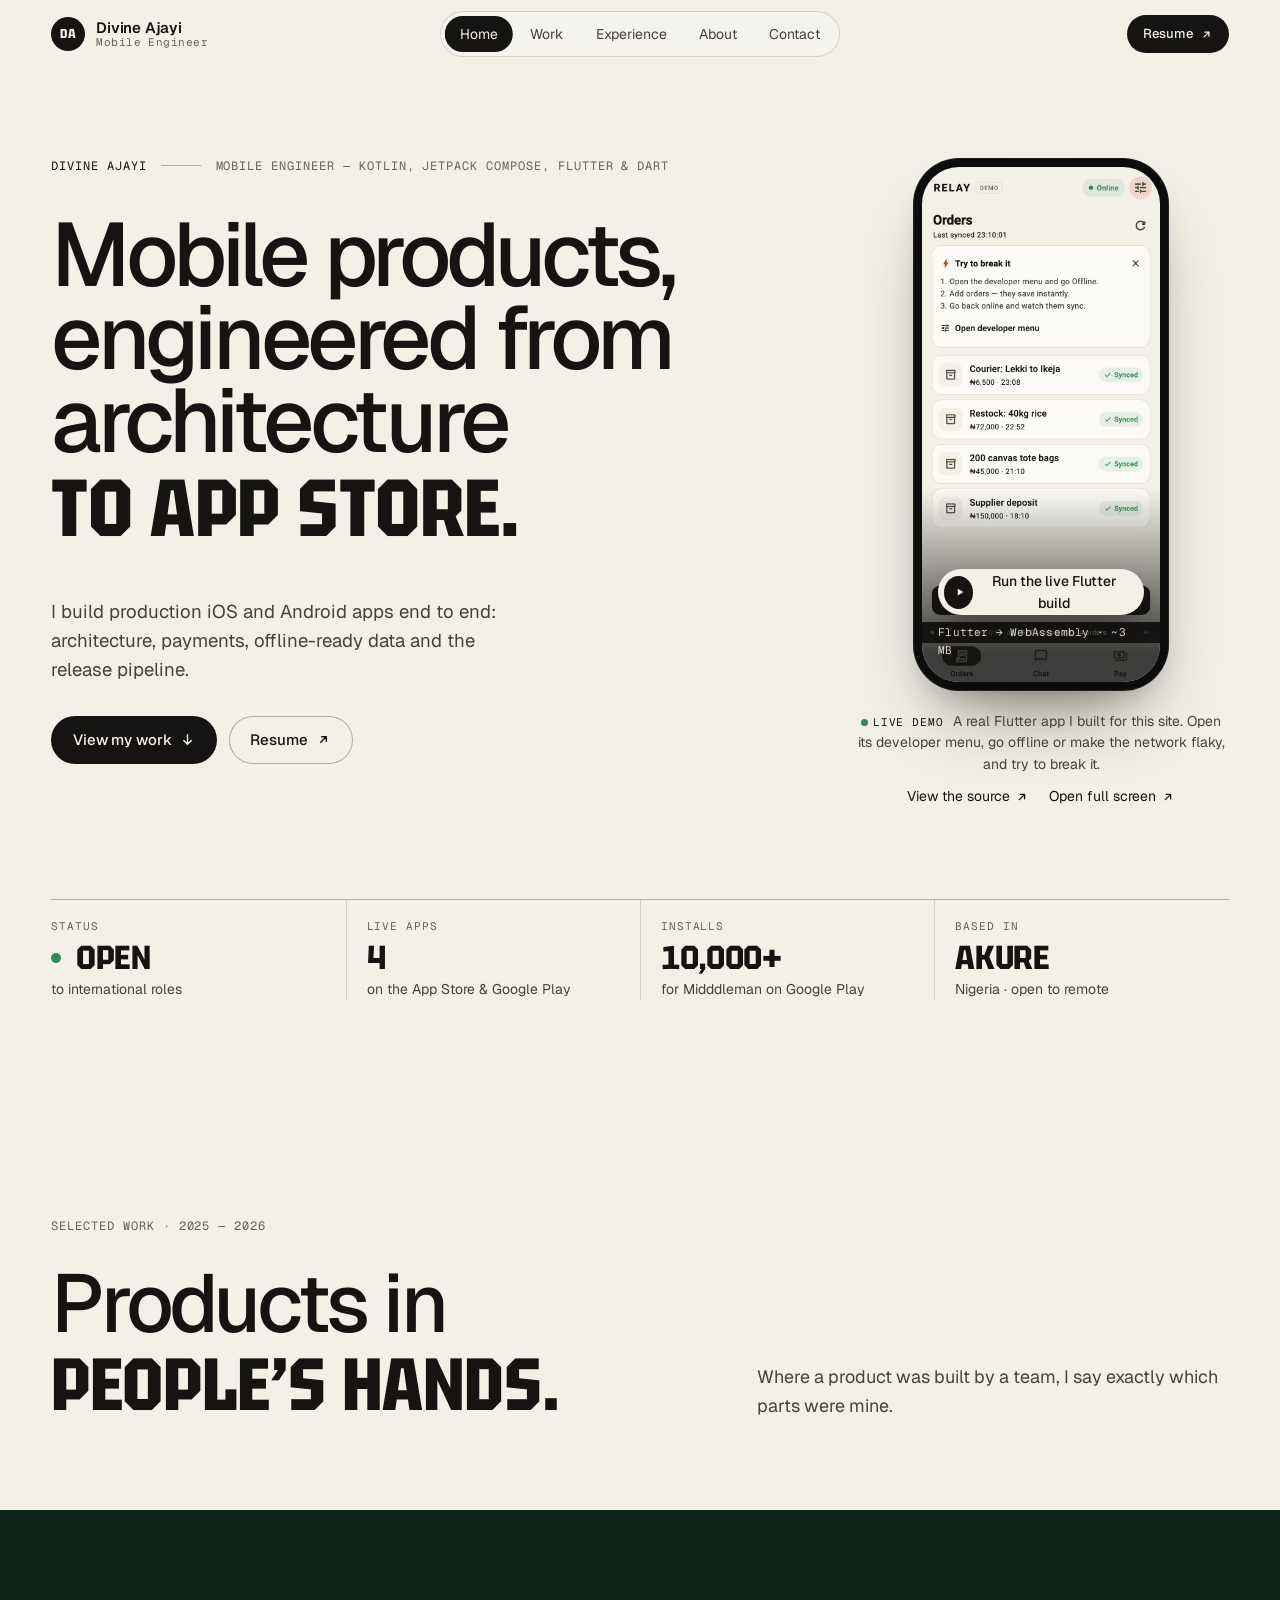
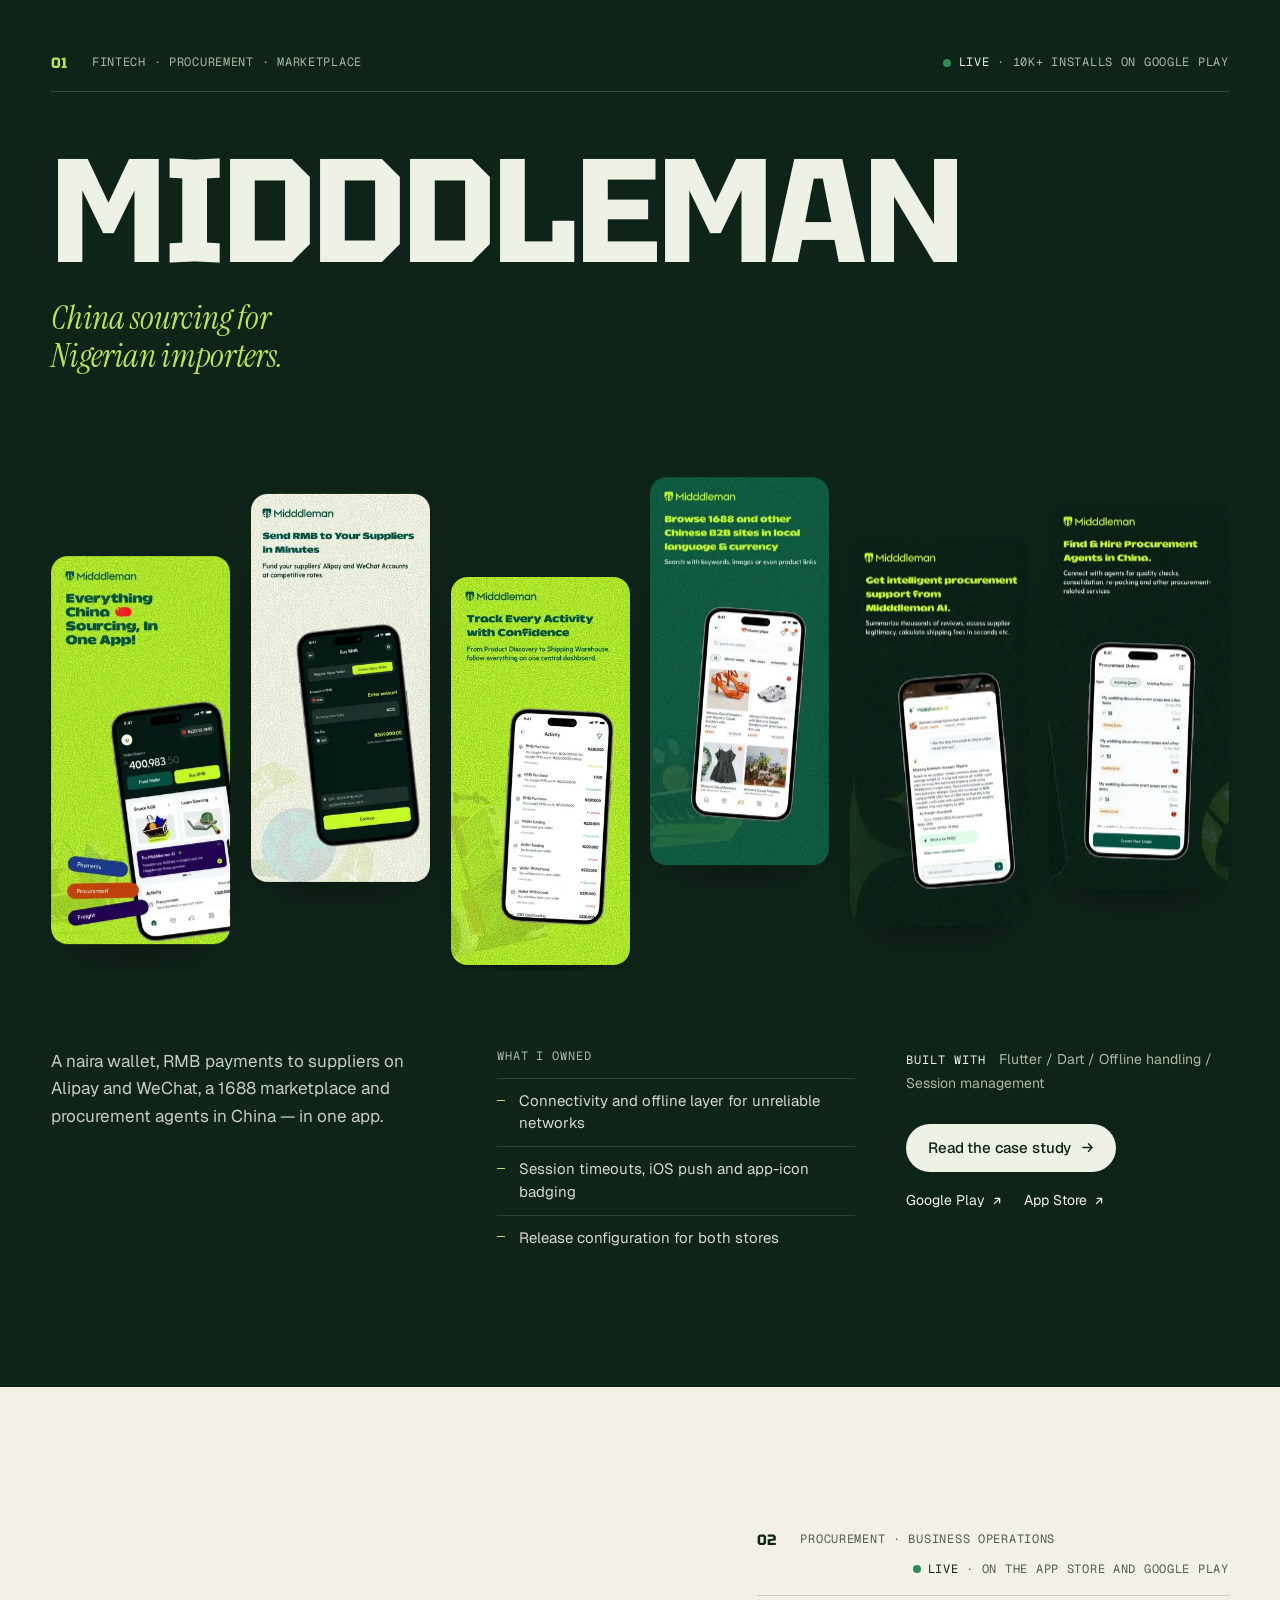
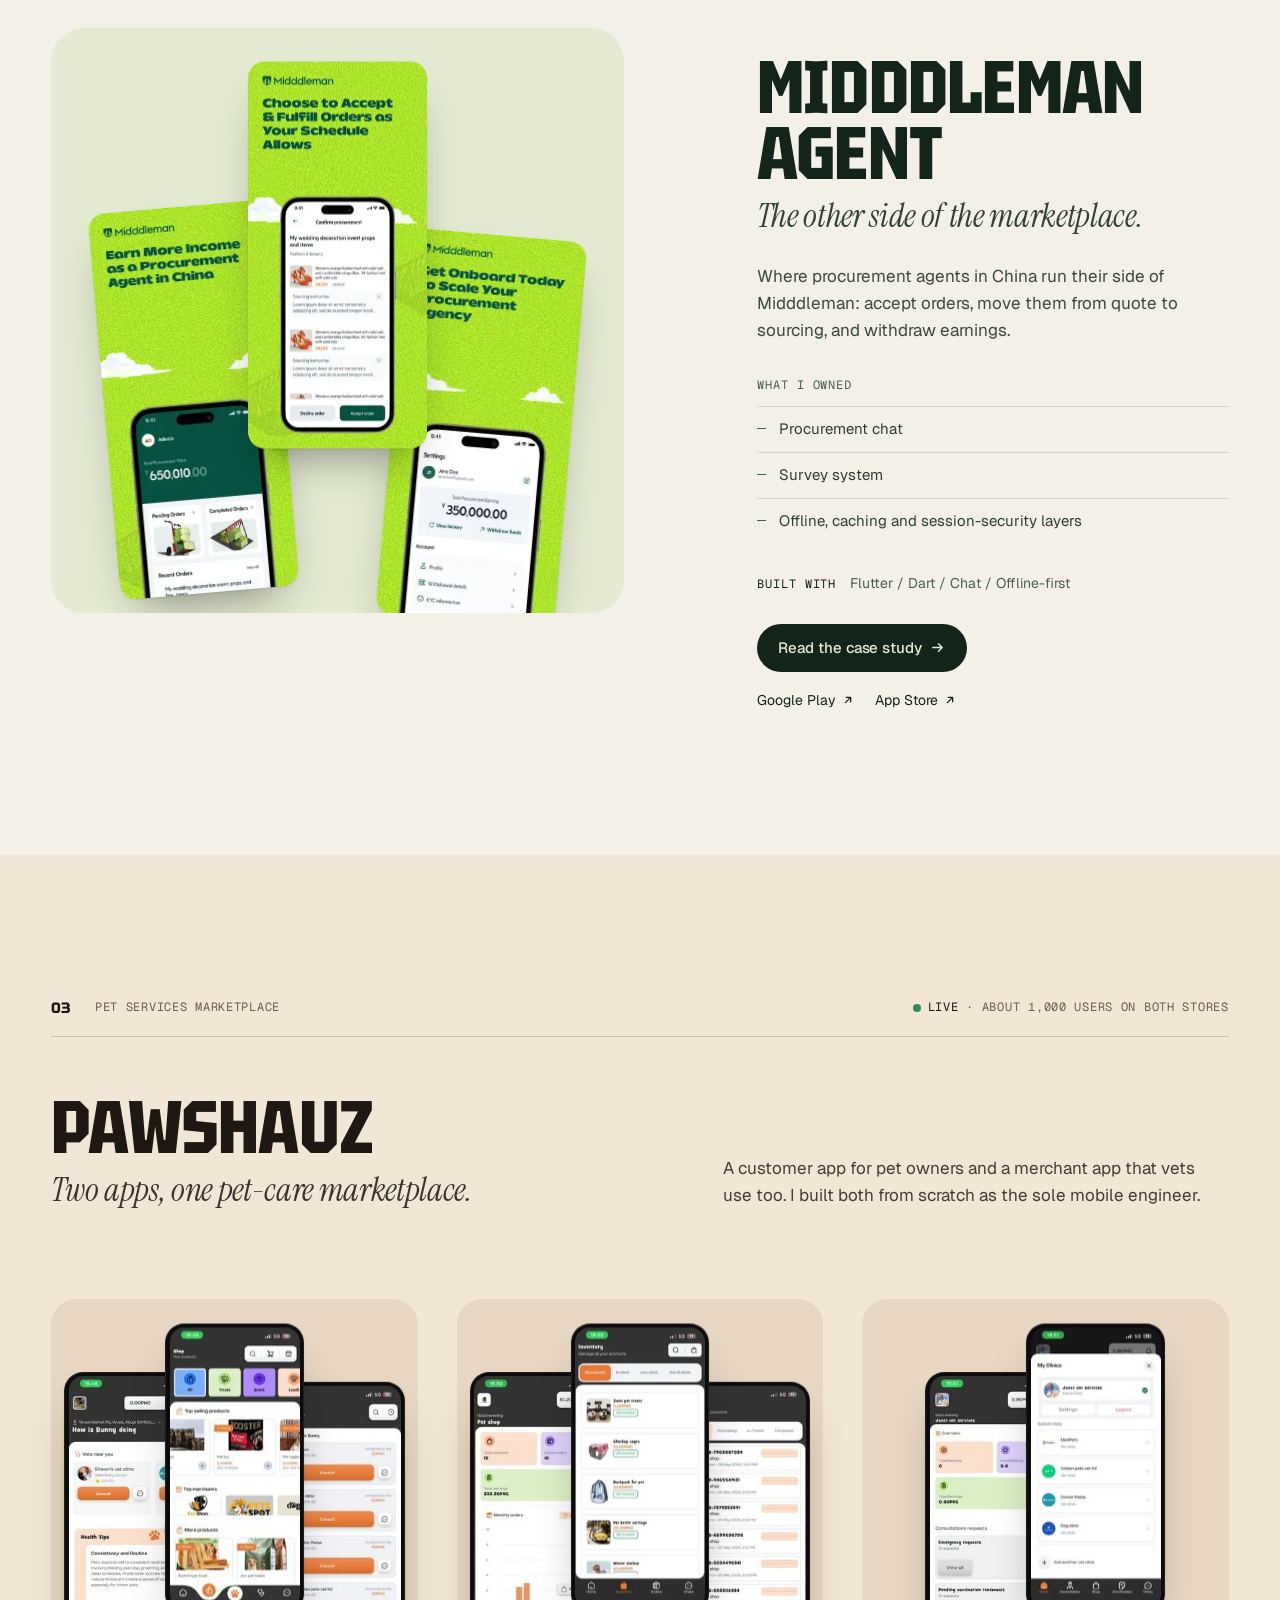
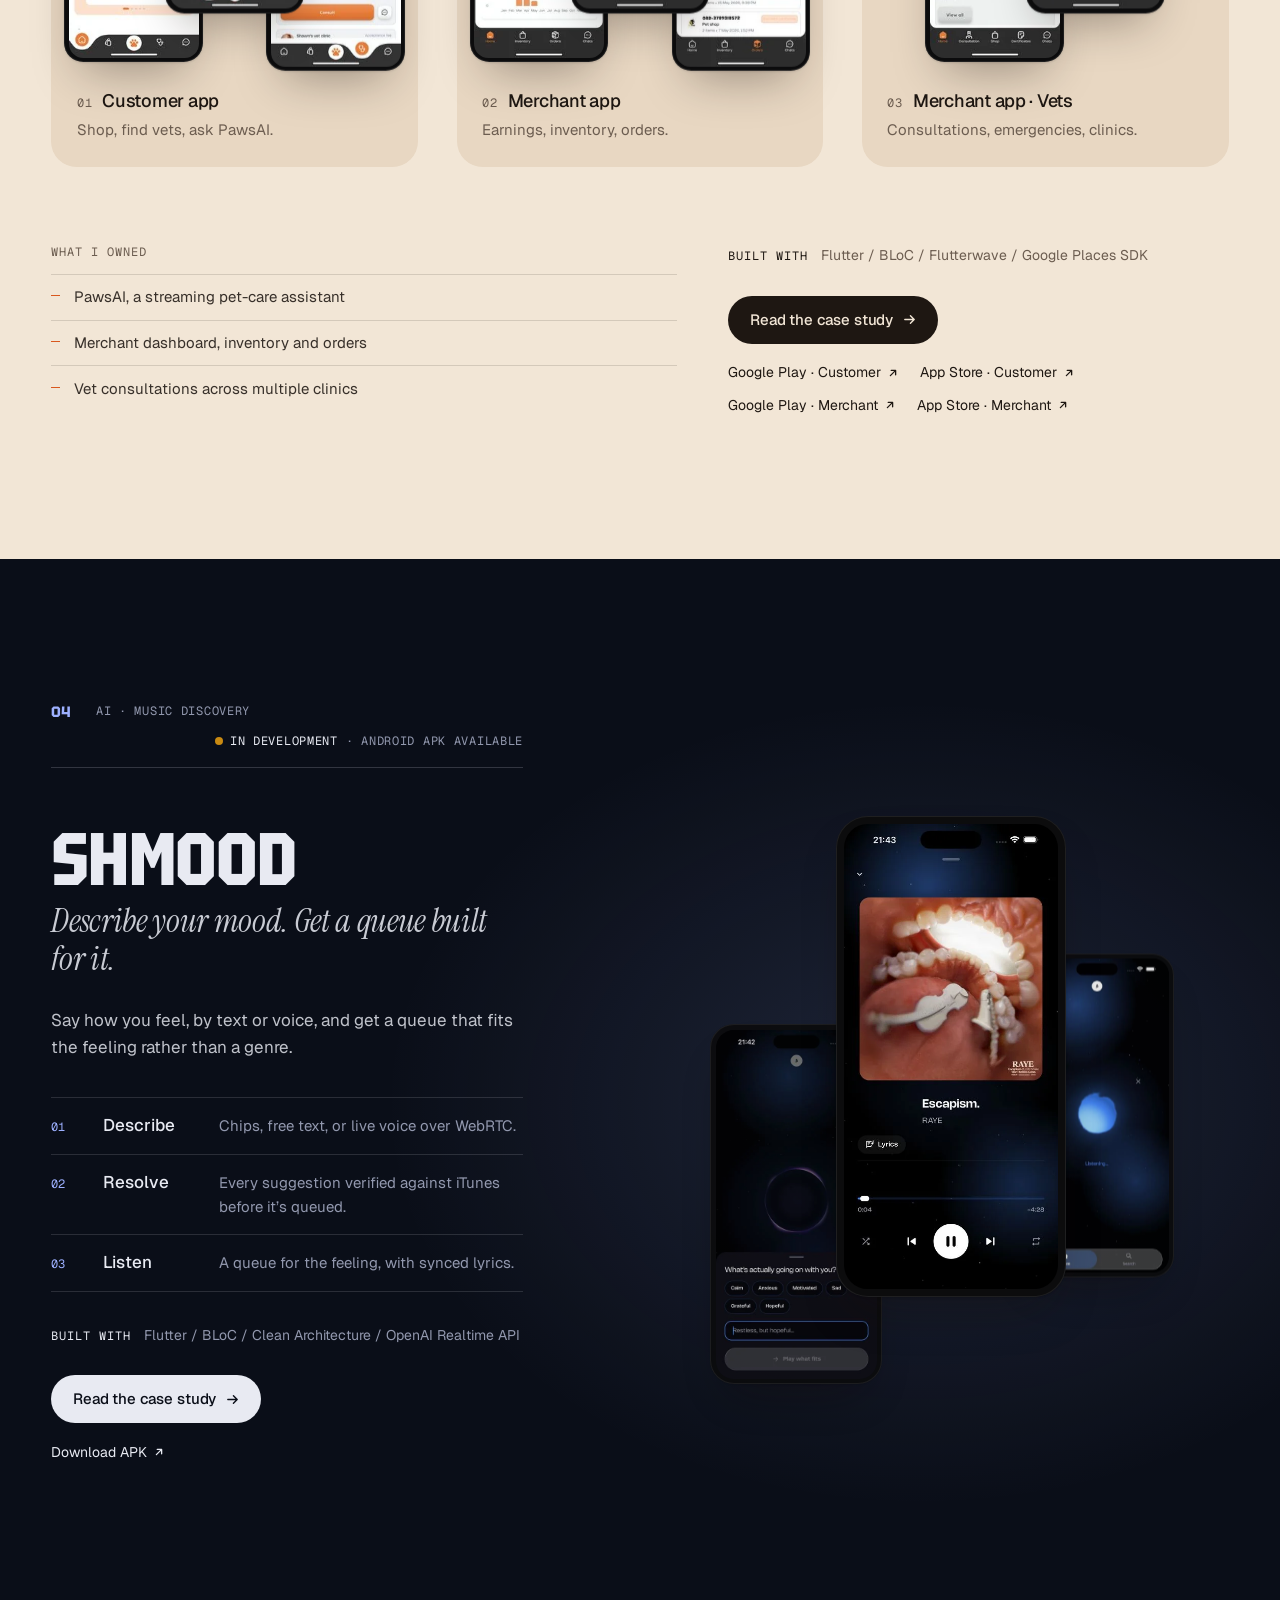
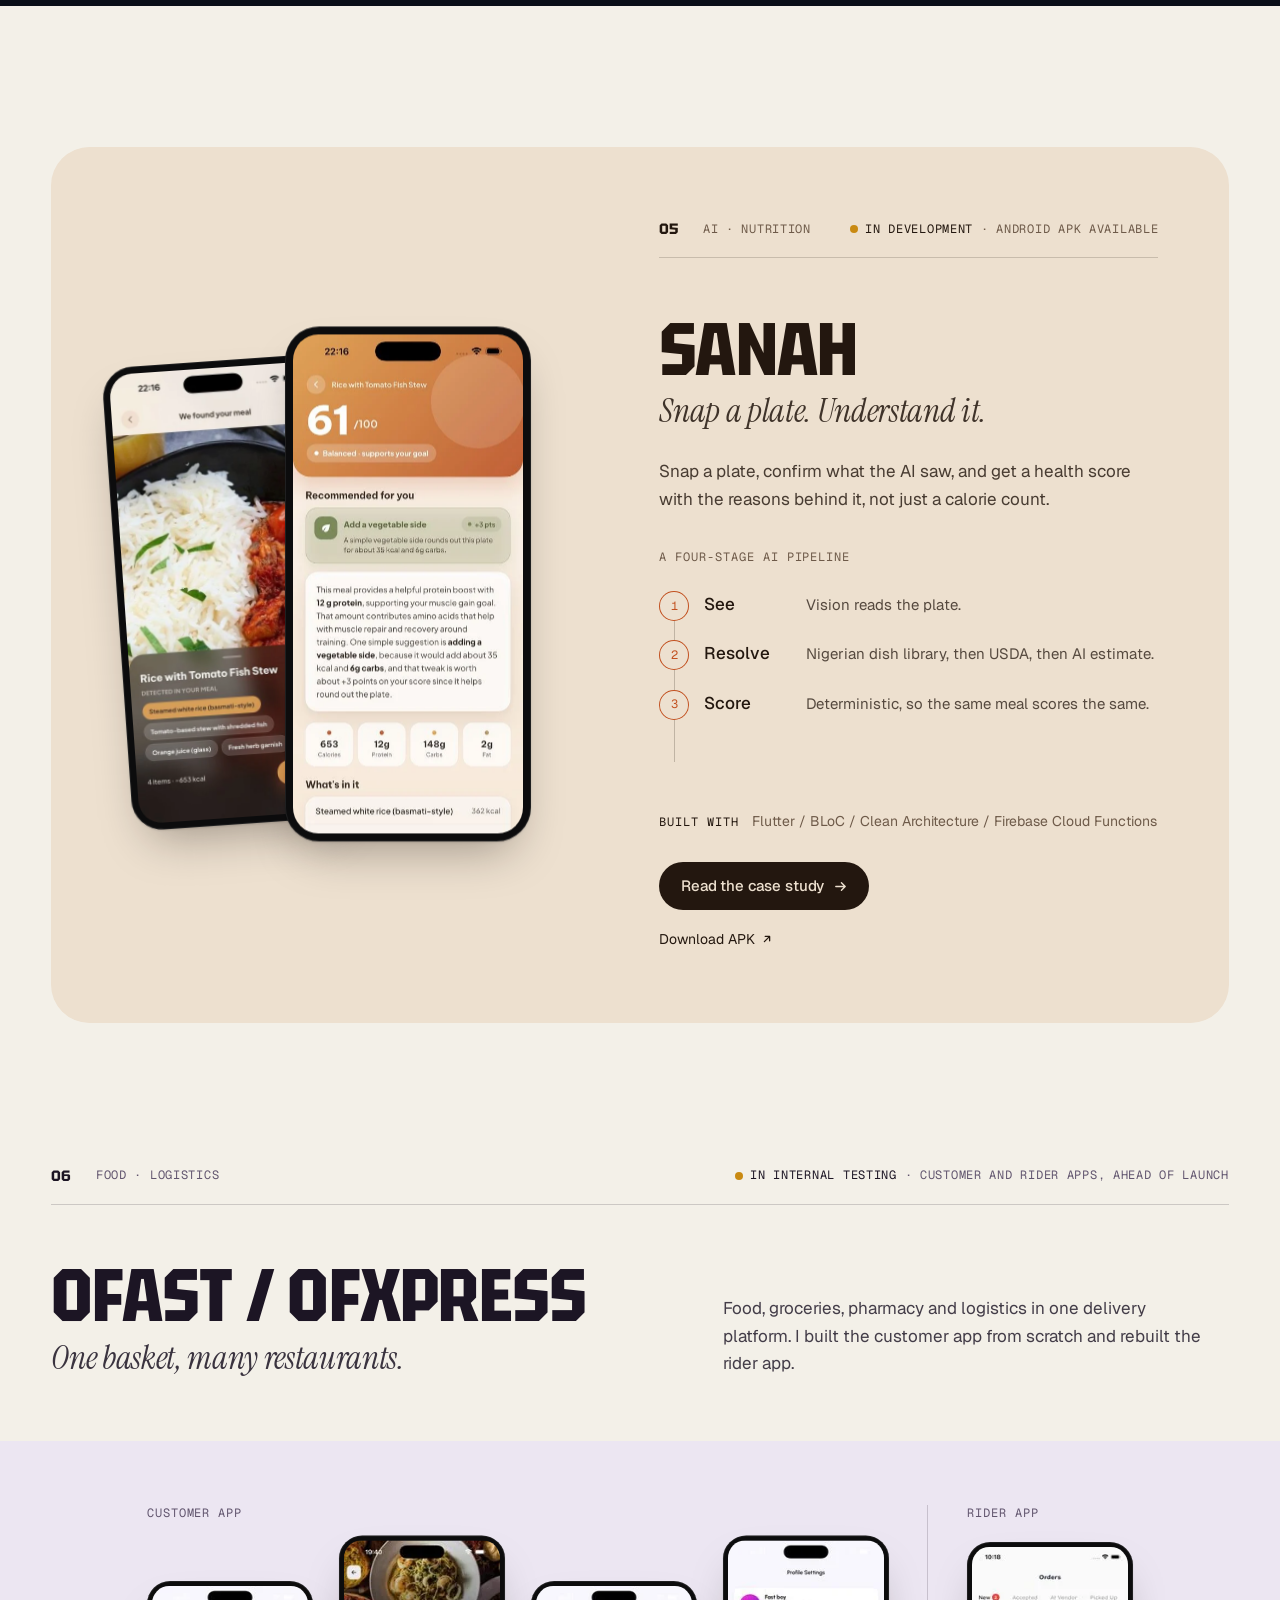
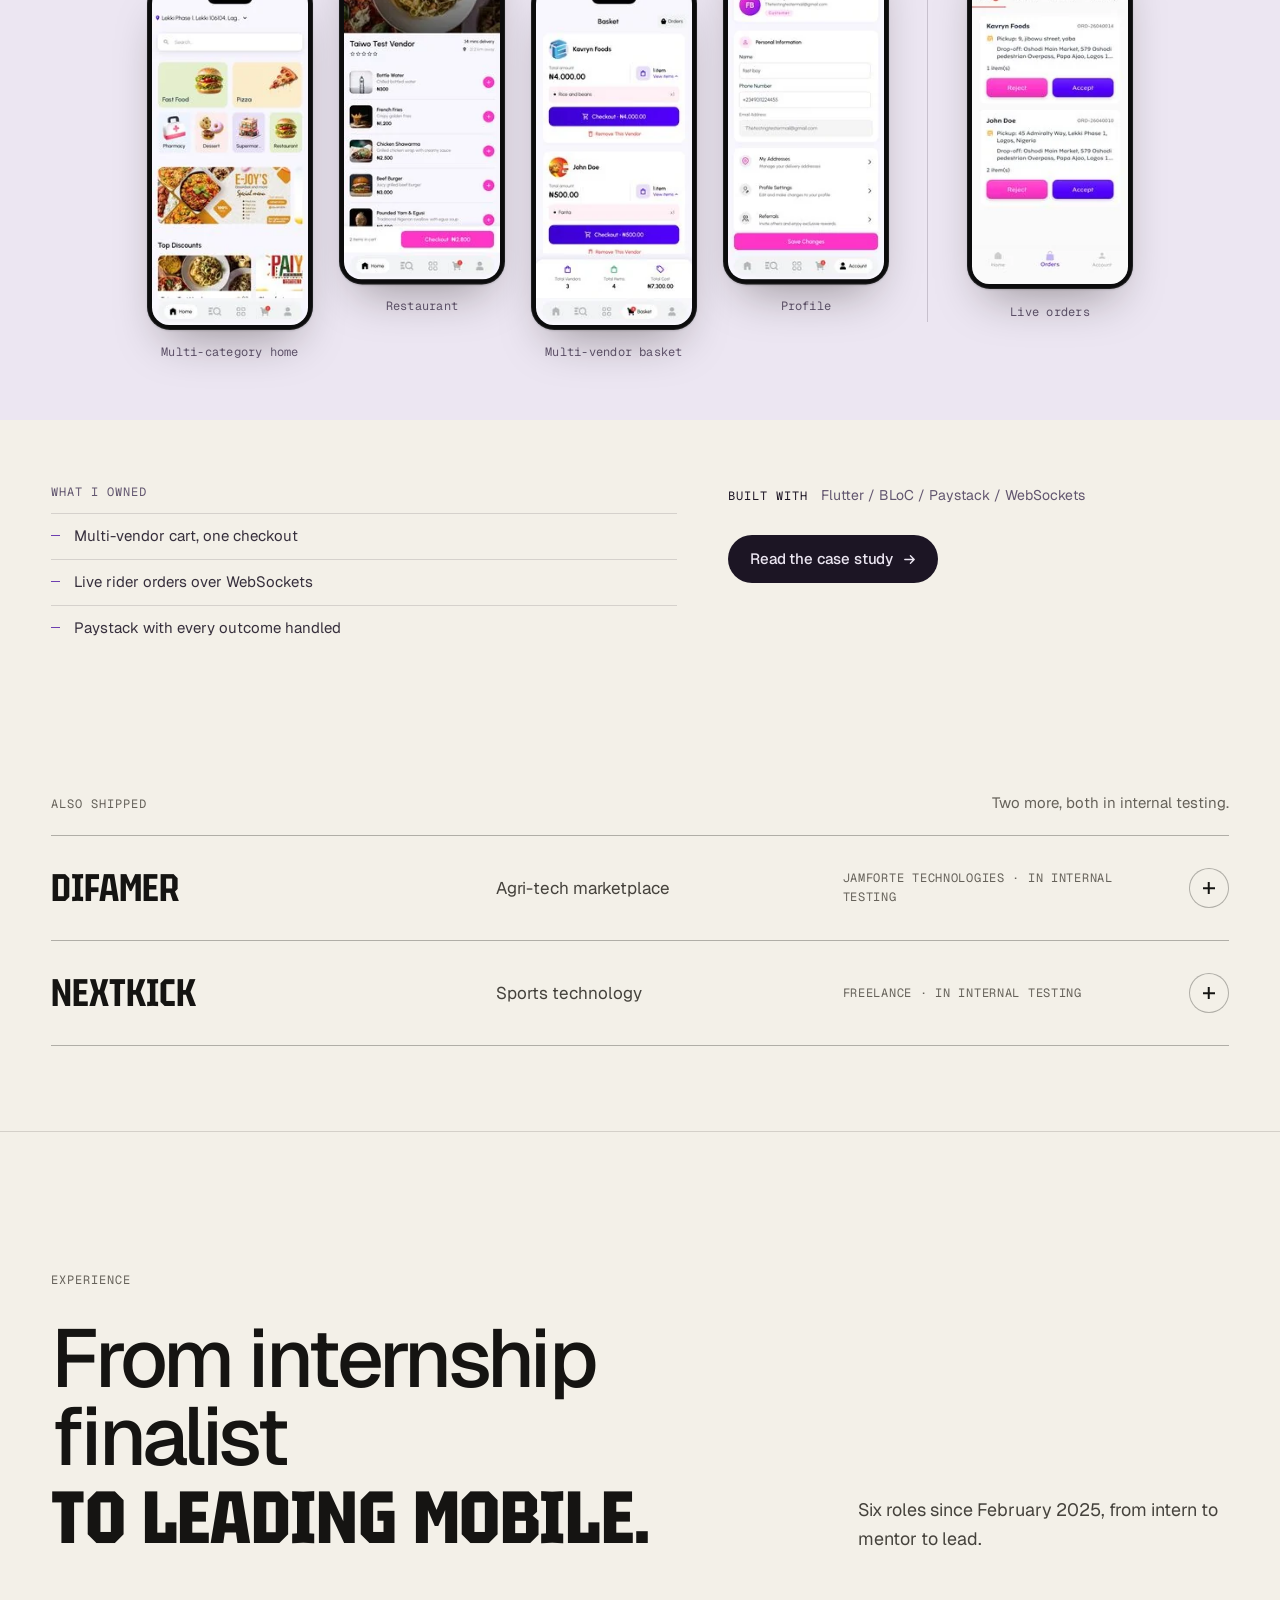
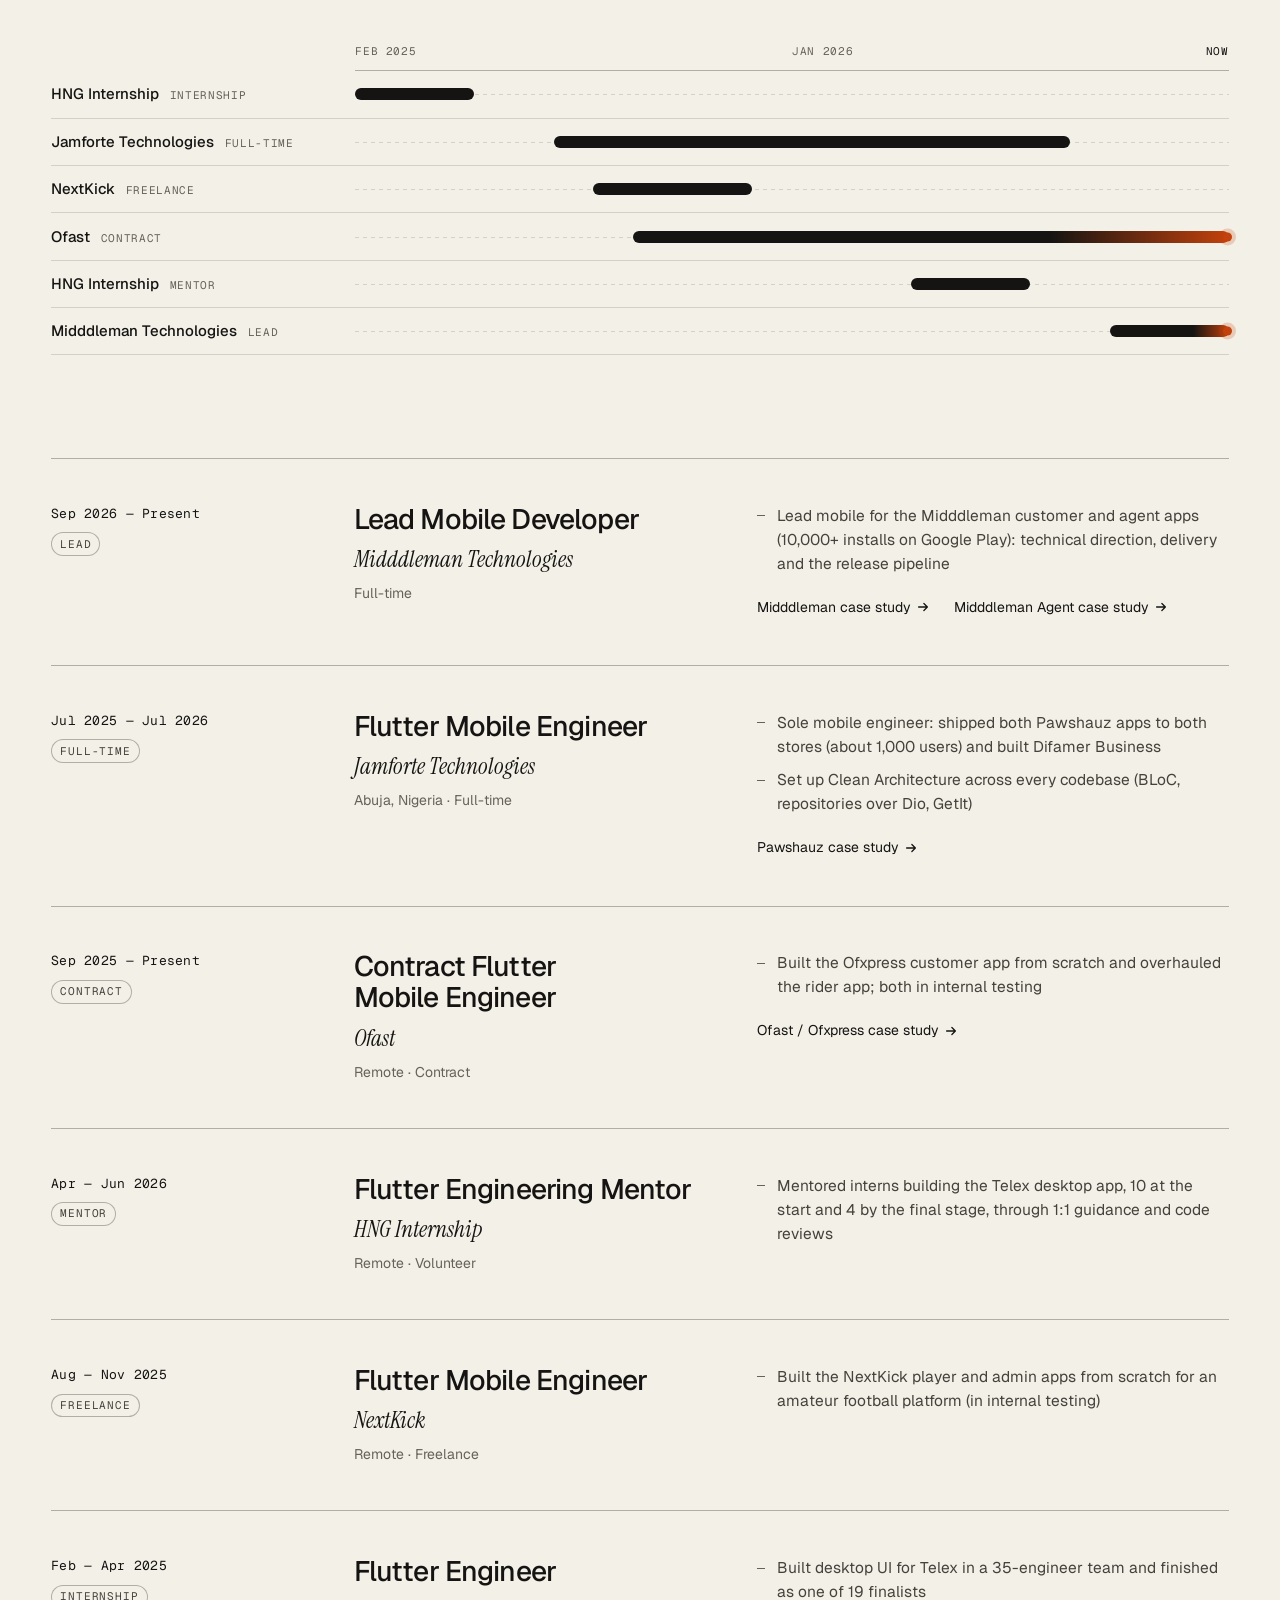
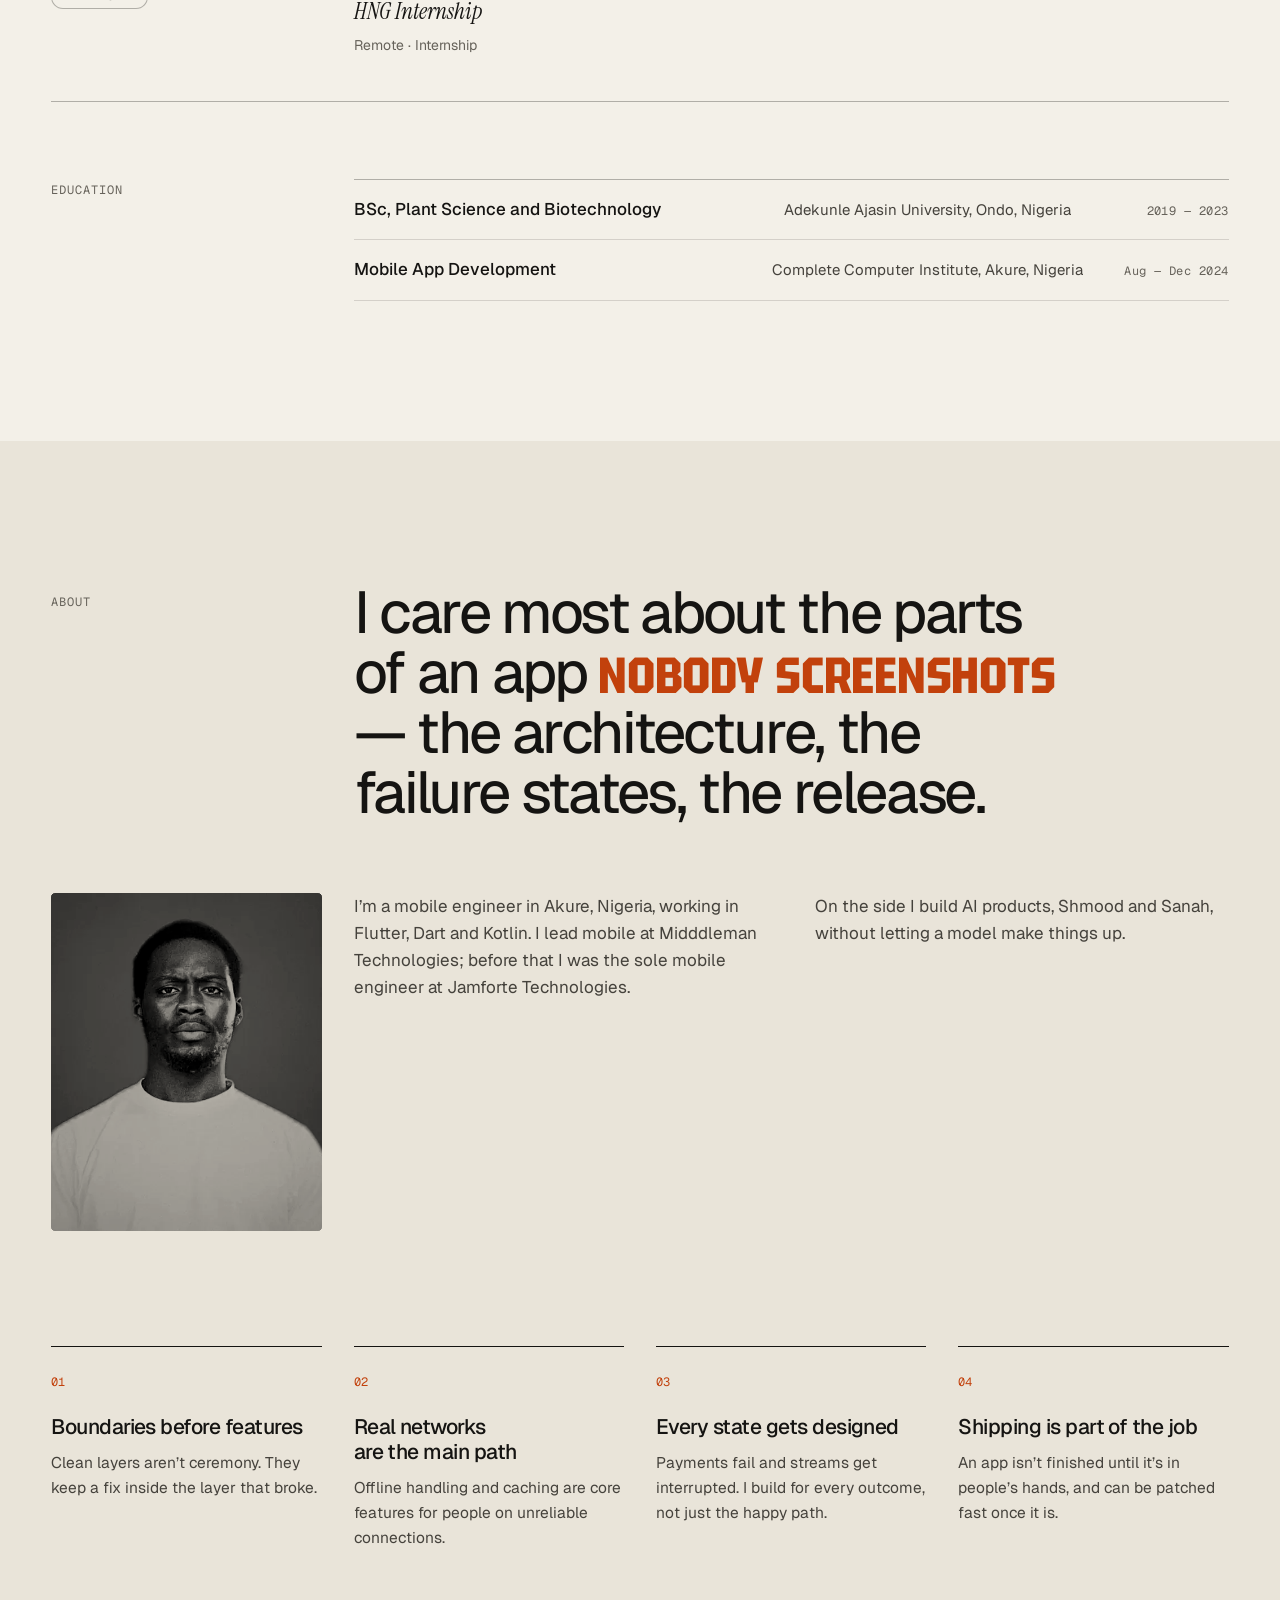
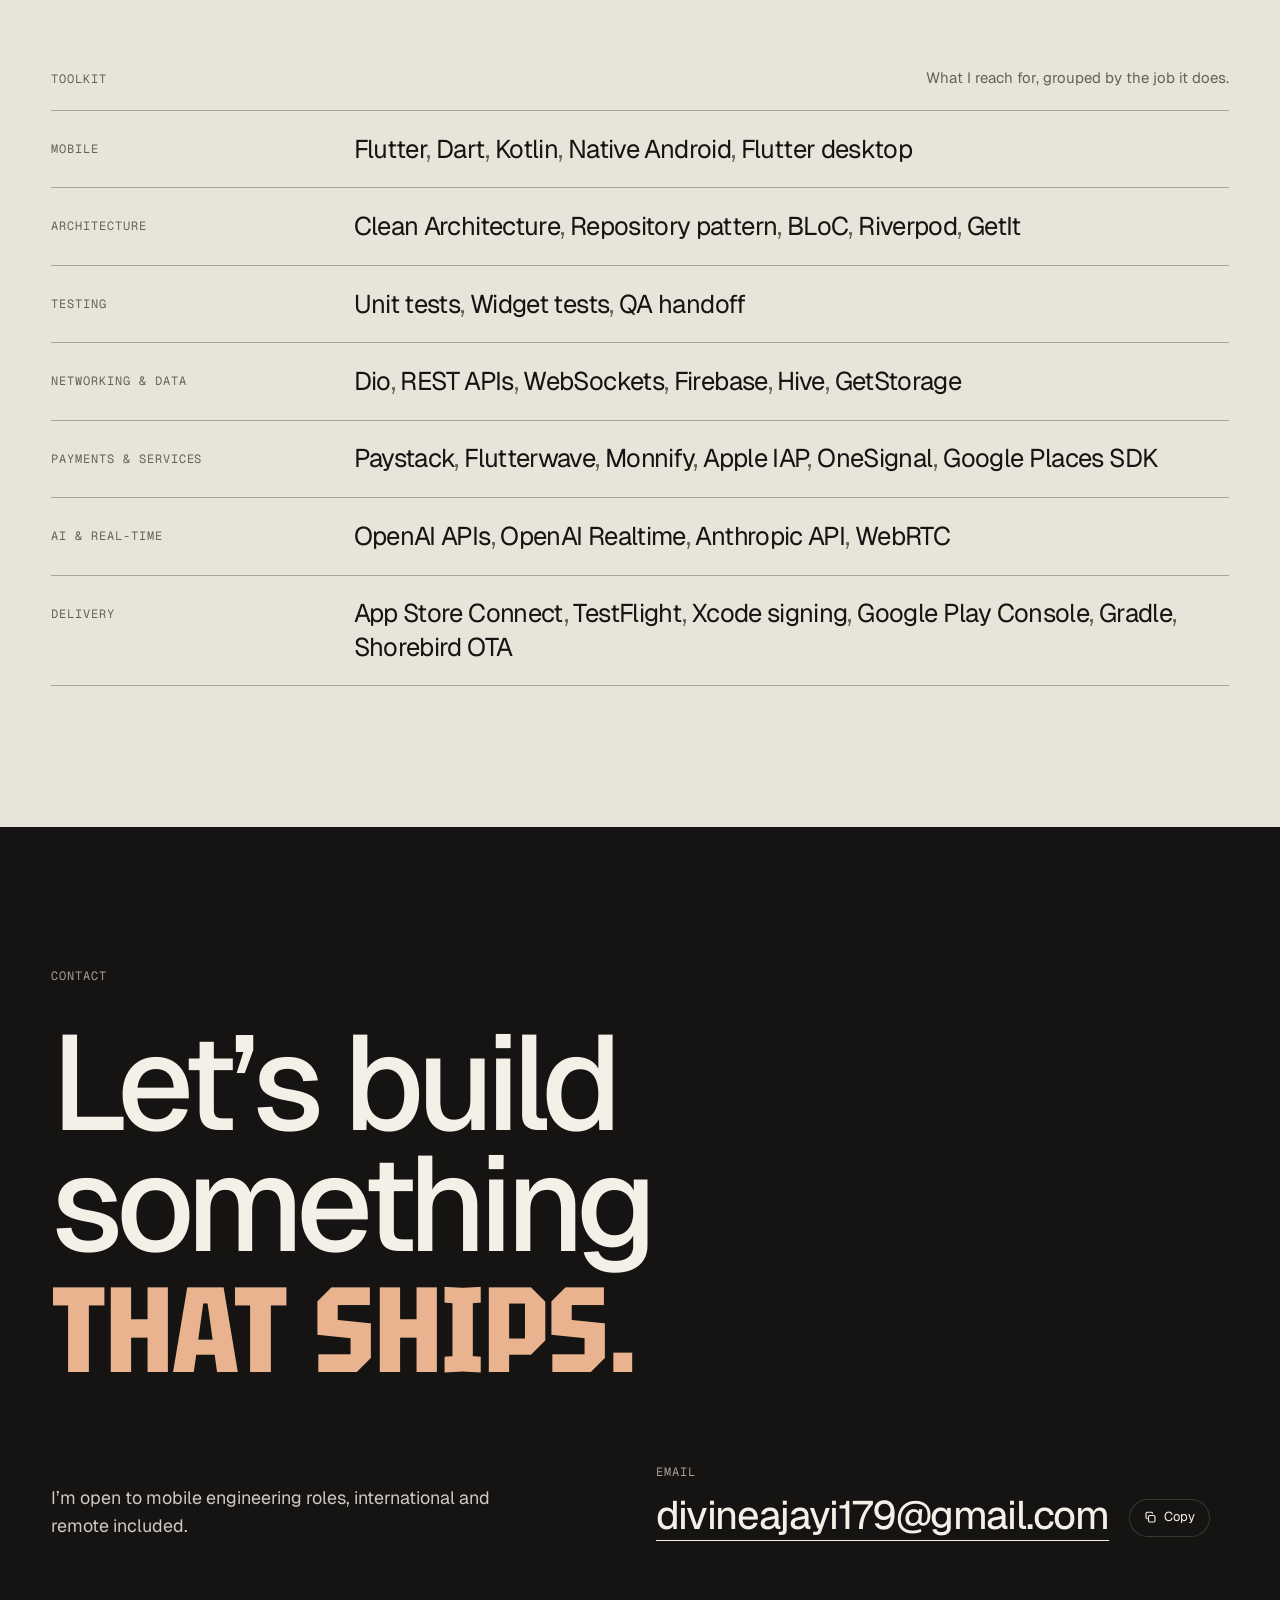
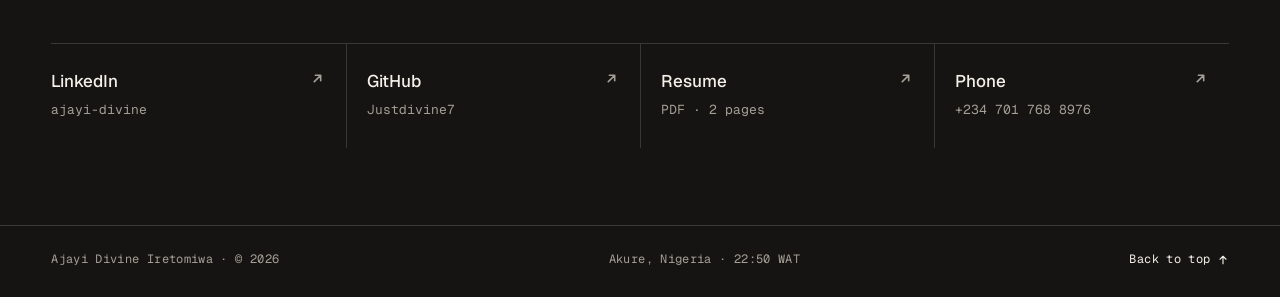
<file: index.html>
<!doctype html>
<html lang="en">
<head>
<meta charset="utf-8">
<meta name="viewport" content="width=device-width, initial-scale=1, viewport-fit=cover">
<title>Divine Ajayi — Mobile Engineer, Flutter &amp; Dart</title>
<meta name="description" content="Divine Ajayi is a Flutter and Dart mobile engineer who takes production apps from architecture to the App Store and Google Play — payments, real-time features, offline-ready data layers and release engineering.">
<link rel="canonical" href="https://divine-ajayi.vercel.app/">
<meta name="author" content="Divine Ajayi">
<meta name="theme-color" content="#F3F0E8">
<meta property="og:type" content="website">
<meta property="og:site_name" content="Divine Ajayi">
<meta property="og:title" content="Divine Ajayi — Mobile Engineer, Kotlin, Jetpack Compose, Flutter &amp; Dart">
<meta property="og:description" content="Divine Ajayi is a Flutter and Dart mobile engineer who takes production apps from architecture to the App Store and Google Play — payments, real-time features, offline-ready data layers and release engineering.">
<meta property="og:url" content="https://divine-ajayi.vercel.app/">
<meta property="og:image" content="https://divine-ajayi.vercel.app/assets/og.png">
<meta property="og:image:width" content="1200">
<meta property="og:image:height" content="630">
<meta name="twitter:card" content="summary_large_image">
<meta name="twitter:title" content="Divine Ajayi — Mobile Engineer, Kotlin, Jetpack Compose, Flutter &amp; Dart">
<meta name="twitter:description" content="Divine Ajayi is a Flutter and Dart mobile engineer who takes production apps from architecture to the App Store and Google Play — payments, real-time features, offline-ready data layers and release engineering.">
<meta name="twitter:image" content="https://divine-ajayi.vercel.app/assets/og.png">
<link rel="icon" href="/assets/favicon.svg" type="image/svg+xml">
<link rel="apple-touch-icon" href="/assets/apple-touch-icon.png">
<link rel="preconnect" href="https://fonts.googleapis.com">
<link rel="preconnect" href="https://fonts.gstatic.com" crossorigin>
<link rel="stylesheet" href="https://fonts.googleapis.com/css2?family=Geist:wght@300..700&family=Geist+Mono:wght@400;500&family=Instrument+Serif:ital@0;1&family=Tektur:wdth,wght@75..100,500..800&display=swap">
<link rel="stylesheet" href="/assets/css/site.css?v=59261c176e">
<script>document.documentElement.classList.add('js')</script>
<script src="/assets/js/site.js?v=59261c176e" defer></script>
<script type="application/ld+json">{"@context":"https://schema.org","@type":"Person","name":"Divine Ajayi","alternateName":"Ajayi Divine Iretomiwa","jobTitle":"Mobile Engineer","url":"https://divine-ajayi.vercel.app","address":{"@type":"PostalAddress","addressLocality":"Akure","addressCountry":"NG"},"sameAs":["https://linkedin.com/in/ajayi-divine","https://github.com/Justdivine7"],"knowsAbout":["Flutter","Dart","Kotlin","Mobile architecture","iOS","Android"]}</script>
</head>
<body class="home">
<a class="skip" href="#main">Skip to content</a>
<header class="site-header" data-header>
  <div class="site-header__inner">
    <a class="wordmark" href="/" aria-label="Divine Ajayi, home">
      <span class="wordmark__mark" aria-hidden="true">DA</span>
      <span class="wordmark__text"><span class="wordmark__name">Divine Ajayi</span><span class="wordmark__role">Mobile Engineer</span></span>
    </a>
    <nav class="nav" aria-label="Primary">
      <ul class="nav__list" data-nav><li><a href="/#top" data-nav-link="top">Home</a></li><li><a href="/#work" data-nav-link="work">Work</a></li><li><a href="/#experience" data-nav-link="experience">Experience</a></li><li><a href="/#about" data-nav-link="about">About</a></li><li><a href="/#contact" data-nav-link="contact">Contact</a></li><li class="nav__indicator" aria-hidden="true" data-nav-indicator></li></ul>
    </nav>
    <a class="btn btn--sm btn--ink header__resume" href="/divine-ajayi-cv.pdf" target="_blank" rel="noopener">Resume <svg class="i i--out" viewBox="0 0 16 16" aria-hidden="true"><path d="M5 11 11 5M6 5h5v5" fill="none" stroke="currentColor" stroke-width="1.5" stroke-linecap="round" stroke-linejoin="round"/></svg></a>
    <button class="menu-toggle" type="button" aria-expanded="false" aria-controls="menu" data-menu-toggle>
      <span class="menu-toggle__label">Menu</span><span class="menu-toggle__bars" aria-hidden="true"><span></span><span></span></span>
    </button>
  </div>
</header>
<div class="menu" id="menu" data-menu hidden>
  <nav class="menu__inner" aria-label="Menu">
    <ul class="menu__list"><li style="--i:0"><a href="/#top" data-menu-link><span class="menu__n">01</span>Home</a></li><li style="--i:1"><a href="/#work" data-menu-link><span class="menu__n">02</span>Work</a></li><li style="--i:2"><a href="/#experience" data-menu-link><span class="menu__n">03</span>Experience</a></li><li style="--i:3"><a href="/#about" data-menu-link><span class="menu__n">04</span>About</a></li><li style="--i:4"><a href="/#contact" data-menu-link><span class="menu__n">05</span>Contact</a></li></ul>
    <div class="menu__foot">
      <a class="btn btn--ink" href="/divine-ajayi-cv.pdf" target="_blank" rel="noopener">Resume <svg class="i i--out" viewBox="0 0 16 16" aria-hidden="true"><path d="M5 11 11 5M6 5h5v5" fill="none" stroke="currentColor" stroke-width="1.5" stroke-linecap="round" stroke-linejoin="round"/></svg></a>
      <a class="menu__mail" href="mailto:divineajayi179@gmail.com">divineajayi179@gmail.com</a>
    </div>
  </nav>
</div>
<main id="main">
<section class="hero" id="top" aria-labelledby="hero-title">
  <div class="wrap hero__grid">
    <p class="hero__eyebrow eyebrow" data-reveal><span>Divine Ajayi</span><span class="hero__sep" aria-hidden="true"></span><span>Mobile Engineer — Kotlin, Jetpack Compose, Flutter &amp; Dart</span></p>
    <h1 class="hero__title" id="hero-title" data-split><span class="w"><span style="--i:0">Mobile</span></span> <span class="w"><span style="--i:1">products,</span></span> <span class="w"><span style="--i:2">engineered</span></span> <span class="w"><span style="--i:3">from</span></span> <span class="w"><span style="--i:4">architecture</span></span> <span class="em-group"><span class="w"><span style="--i:5"><em>to</em></span></span> <span class="w"><span style="--i:6"><em>App</em></span></span> <span class="w"><span style="--i:7"><em>Store.</em></span></span></span></h1>
    <div class="hero__intro">
      <p class="hero__lede" data-reveal>I build production iOS and Android apps end to end: architecture, payments, offline-ready data and the release pipeline.</p>
      <div class="hero__actions" data-reveal>
        <a class="btn btn--ink" href="#work">View my work <svg class="i i--down" viewBox="0 0 16 16" aria-hidden="true"><path d="M8 3v10M4 9l4 4 4-4" fill="none" stroke="currentColor" stroke-width="1.5" stroke-linecap="round" stroke-linejoin="round"/></svg></a>
        <a class="btn btn--line" href="/divine-ajayi-cv.pdf" target="_blank" rel="noopener">Resume <svg class="i i--out" viewBox="0 0 16 16" aria-hidden="true"><path d="M5 11 11 5M6 5h5v5" fill="none" stroke="currentColor" stroke-width="1.5" stroke-linecap="round" stroke-linejoin="round"/></svg></a>
      </div>
    </div>
    <div class="hero__stage hero__stage--demo">
      <figure class="demo" data-demo data-src="/assets/demo/">
        <div class="demo__device" data-reveal>
          <div class="demo__screen" data-demo-screen>
            <img class="demo__poster" src="/assets/relay-poster.webp" width="780" height="1688" alt="Relay, a demo Flutter app: an orders list with sync status, a live event console and a developer menu button" fetchpriority="high" decoding="async">
            <div class="demo__cta" data-demo-cta>
              <button class="demo__run" type="button" data-demo-run>
                <span class="demo__play" aria-hidden="true"><svg viewBox="0 0 16 16"><path d="M5 3.5v9l7.5-4.5z" fill="currentColor"/></svg></span>
                <span>Run the live Flutter build</span>
              </button>
              <span class="demo__meta">Flutter → WebAssembly · ~3 MB</span>
            </div>
            <div class="demo__loading" data-demo-loading hidden><span class="demo__bar"></span><span>Starting the Flutter engine…</span></div>
          </div>
        </div>
        <figcaption class="demo__caption" data-reveal>
          <span class="demo__live"><span class="status-dot" aria-hidden="true"></span>Live demo</span>
          A real Flutter app I built for this site. Open its developer menu, go offline or make the network flaky, and try to break it.
          <span class="demo__links"><a class="textlink" href="https://github.com/Justdivine7/portfolio/tree/main/demo" target="_blank" rel="noopener">View the source <svg class="i i--out" viewBox="0 0 16 16" aria-hidden="true"><path d="M5 11 11 5M6 5h5v5" fill="none" stroke="currentColor" stroke-width="1.5" stroke-linecap="round" stroke-linejoin="round"/></svg></a><a class="textlink" href="/assets/demo/" target="_blank" rel="noopener" data-demo-popout>Open full screen <svg class="i i--out" viewBox="0 0 16 16" aria-hidden="true"><path d="M5 11 11 5M6 5h5v5" fill="none" stroke="currentColor" stroke-width="1.5" stroke-linecap="round" stroke-linejoin="round"/></svg></a></span>
        </figcaption>
      </figure>
    </div>
    <dl class="hero__facts" data-reveal-group>
      <div data-reveal><dt>Status</dt><dd><span class="fact__n"><span class="status-dot" aria-hidden="true"></span>Open</span><span class="fact__v">to international roles</span></dd></div>
      <div data-reveal><dt>Live apps</dt><dd><span class="fact__n">4</span> <span class="fact__v">on the App Store &amp; Google Play</span></dd></div><div data-reveal><dt>Installs</dt><dd><span class="fact__n">10,000+</span> <span class="fact__v">for Midddleman on Google Play</span></dd></div><div data-reveal><dt>Based in</dt><dd><span class="fact__n">Akure</span> <span class="fact__v">Nigeria · open to remote</span></dd></div>
    </dl>
  </div>
</section>
<section class="work" id="work" aria-labelledby="work-title">
  <header class="wrap section-head section-head--work">
    <p class="eyebrow" data-reveal>Selected work · 2025 — 2026</p>
    <h2 class="section-title" id="work-title" data-split><span class="w"><span style="--i:0">Products</span></span> <span class="w"><span style="--i:1">in</span></span> <span class="em-group"><span class="w"><span style="--i:2"><em>people’s</em></span></span> <span class="w"><span style="--i:3"><em>hands.</em></span></span></span></h2>
    <p class="section-lede" data-reveal>Where a product was built by a team, I say exactly which parts were mine.</p>
  </header>
  <article class="chapter chapter--posters stage" style="--c-bg:#0F2419;--c-fg:#EEF2E6;--c-muted:#A9B8A4;--c-accent:#B9E35C;--c-panel:#183527" aria-labelledby="t-midddleman">
  <div class="wrap">
    <div class="chapter__meta">
      <span class="chapter__index">01</span>
      <span class="chapter__cat">Fintech · Procurement · Marketplace</span>
      <span class="chapter__status"><span class="status-dot status-dot--live" aria-hidden="true"></span>Live<span class="chapter__status-note">&nbsp;·&nbsp;10k+ installs on Google Play</span></span>
    </div>
    <div class="chapter__head" data-reveal><h3 class="chapter__title" id="t-midddleman"><a href="/work/midddleman/" style="view-transition-name:t-midddleman">Midddleman</a></h3>
    <p class="chapter__tagline">China sourcing for Nigerian importers.</p></div>
  </div>
  <div class="rail" data-rail tabindex="0" role="group" aria-label="Midddleman screens">
    <figure class="shot shot--poster rail__item rail__item--0" data-parallax="0.05"><div class="shot__frame"><img src="/assets/midddleman/01-home-wallet.webp" alt="Midddleman home with wallet balance, Fund Wallet and Buy RMB" width="300" height="650" loading="lazy" decoding="async"></div></figure><figure class="shot shot--poster rail__item rail__item--1" data-parallax="-0.03"><div class="shot__frame"><img src="/assets/midddleman/02-buy-rmb.webp" alt="Buy RMB screen with today’s exchange rate and naira amount" width="300" height="650" loading="lazy" decoding="async"></div></figure><figure class="shot shot--poster rail__item rail__item--2" data-parallax="0.07"><div class="shot__frame"><img src="/assets/midddleman/05-activity-feed.webp" alt="Activity feed of RMB purchases, wallet funding and withdrawals with statuses" width="300" height="650" loading="lazy" decoding="async"></div></figure><figure class="shot shot--poster rail__item rail__item--3" data-parallax="-0.05"><div class="shot__frame"><img src="/assets/midddleman/03-1688-marketplace.webp" alt="Marketplace for browsing 1688 products in local currency" width="300" height="650" loading="lazy" decoding="async"></div></figure><figure class="shot shot--poster rail__item rail__item--4" data-parallax="0.04"><div class="shot__frame"><img src="/assets/midddleman/04-ai-assistant.webp" alt="Midddleman AI answering a shipping cost question" width="300" height="650" loading="lazy" decoding="async"></div></figure><figure class="shot shot--poster rail__item rail__item--5" data-parallax="-0.02"><div class="shot__frame"><img src="/assets/midddleman/06-hire-agents.webp" alt="Procurement orders list with agent quotes" width="300" height="650" loading="lazy" decoding="async"></div></figure>
  </div>
  <div class="wrap chapter__body chapter__body--3">
    <p class="chapter__summary" data-reveal>A naira wallet, RMB payments to suppliers on Alipay and WeChat, a 1688 marketplace and procurement agents in China — in one app.</p>
    <div data-reveal><div class="chapter__owned">
      <h4 class="label">What I owned</h4>
      <ul><li>Connectivity and offline layer for unreliable networks</li><li>Session timeouts, iOS push and app-icon badging</li><li>Release configuration for both stores</li></ul>
    </div></div>
    <div data-reveal><p class="chapter__stack"><span class="label">Built with</span> Flutter<span aria-hidden="true"> / </span>Dart<span aria-hidden="true"> / </span>Offline handling<span aria-hidden="true"> / </span>Session management</p><div class="chapter__cta">
      <a class="btn btn--case" href="/work/midddleman/" aria-describedby="t-midddleman">Read the case study <svg class="i i--right" viewBox="0 0 16 16" aria-hidden="true"><path d="M3 8h10M9 4l4 4-4 4" fill="none" stroke="currentColor" stroke-width="1.5" stroke-linecap="round" stroke-linejoin="round"/></svg></a>
      <div class="chapter__stores"><a class="textlink" href="https://play.google.com/store/apps/details?id=com.app.midddleman" target="_blank" rel="noopener">Google Play <svg class="i i--out" viewBox="0 0 16 16" aria-hidden="true"><path d="M5 11 11 5M6 5h5v5" fill="none" stroke="currentColor" stroke-width="1.5" stroke-linecap="round" stroke-linejoin="round"/></svg></a><a class="textlink" href="https://apps.apple.com/us/app/midddleman/id6744252874" target="_blank" rel="noopener">App Store <svg class="i i--out" viewBox="0 0 16 16" aria-hidden="true"><path d="M5 11 11 5M6 5h5v5" fill="none" stroke="currentColor" stroke-width="1.5" stroke-linecap="round" stroke-linejoin="round"/></svg></a></div>
    </div></div>
  </div>
</article>
<article class="chapter chapter--companion" style="--c-bg:#E4EBD2;--c-fg:#13241A;--c-muted:#4D5E4F;--c-accent:#2F6B3E;--c-panel:#D5E1BC" aria-labelledby="t-midddleman-agent">
  <div class="wrap companion">
    <div class="companion__panel" data-reveal>
      <div class="fan">
        <figure class="shot shot--poster fan__l" data-parallax="0.04"><div class="shot__frame"><img src="/assets/midddleman-agent/01-earnings-dashboard.webp" alt="Agent home with total procurement value and order shortcuts" width="300" height="650" loading="lazy" decoding="async"></div></figure>
        <figure class="shot shot--poster fan__c" data-parallax="-0.03"><div class="shot__frame"><img src="/assets/midddleman-agent/02-accept-or-decline-order.webp" alt="Confirm procurement screen with Accept order and Decline order buttons" width="300" height="650" loading="lazy" decoding="async"></div></figure>
        <figure class="shot shot--poster fan__r" data-parallax="0.06"><div class="shot__frame"><img src="/assets/midddleman-agent/04-earnings-and-kyc.webp" alt="Settings with total earnings, withdraw funds and KYC" width="300" height="650" loading="lazy" decoding="async"></div></figure>
      </div>
    </div>
    <div class="companion__text">
      <div class="chapter__meta">
      <span class="chapter__index">02</span>
      <span class="chapter__cat">Procurement · Business operations</span>
      <span class="chapter__status"><span class="status-dot status-dot--live" aria-hidden="true"></span>Live<span class="chapter__status-note">&nbsp;·&nbsp;On the App Store and Google Play</span></span>
    </div>
      <div data-reveal><h3 class="chapter__title" id="t-midddleman-agent"><a href="/work/midddleman-agent/" style="view-transition-name:t-midddleman-agent">Midddleman Agent</a></h3>
    <p class="chapter__tagline">The other side of the marketplace.</p></div>
      <p class="chapter__summary" data-reveal>Where procurement agents in China run their side of Midddleman: accept orders, move them from quote to sourcing, and withdraw earnings.</p>
      <div data-reveal><div class="chapter__owned">
      <h4 class="label">What I owned</h4>
      <ul><li>Procurement chat</li><li>Survey system</li><li>Offline, caching and session-security layers</li></ul>
    </div></div>
      <div data-reveal><p class="chapter__stack"><span class="label">Built with</span> Flutter<span aria-hidden="true"> / </span>Dart<span aria-hidden="true"> / </span>Chat<span aria-hidden="true"> / </span>Offline-first</p><div class="chapter__cta">
      <a class="btn btn--case" href="/work/midddleman-agent/" aria-describedby="t-midddleman-agent">Read the case study <svg class="i i--right" viewBox="0 0 16 16" aria-hidden="true"><path d="M3 8h10M9 4l4 4-4 4" fill="none" stroke="currentColor" stroke-width="1.5" stroke-linecap="round" stroke-linejoin="round"/></svg></a>
      <div class="chapter__stores"><a class="textlink" href="https://play.google.com/store/apps/details?id=com.midddleman.procurement" target="_blank" rel="noopener">Google Play <svg class="i i--out" viewBox="0 0 16 16" aria-hidden="true"><path d="M5 11 11 5M6 5h5v5" fill="none" stroke="currentColor" stroke-width="1.5" stroke-linecap="round" stroke-linejoin="round"/></svg></a><a class="textlink" href="https://apps.apple.com/us/app/midddleman-agent/id6756414848" target="_blank" rel="noopener">App Store <svg class="i i--out" viewBox="0 0 16 16" aria-hidden="true"><path d="M5 11 11 5M6 5h5v5" fill="none" stroke="currentColor" stroke-width="1.5" stroke-linecap="round" stroke-linejoin="round"/></svg></a></div>
    </div></div>
    </div>
  </div>
</article>
<article class="chapter chapter--triptych stage" style="--c-bg:#F2E6D6;--c-fg:#1E1712;--c-muted:#6C5D50;--c-accent:#D9581E;--c-panel:#E8D7C2" aria-labelledby="t-pawshauz">
  <div class="wrap">
    <div class="chapter__meta">
      <span class="chapter__index">03</span>
      <span class="chapter__cat">Pet services marketplace</span>
      <span class="chapter__status"><span class="status-dot status-dot--live" aria-hidden="true"></span>Live<span class="chapter__status-note">&nbsp;·&nbsp;About 1,000 users on both stores</span></span>
    </div>
    <div class="chapter__split">
      <div data-reveal><h3 class="chapter__title" id="t-pawshauz"><a href="/work/pawshauz/" style="view-transition-name:t-pawshauz">Pawshauz</a></h3>
    <p class="chapter__tagline">Two apps, one pet-care marketplace.</p></div>
      <p class="chapter__summary" data-reveal>A customer app for pet owners and a merchant app that vets use too. I built both from scratch as the sole mobile engineer.</p>
    </div>
    <div class="triptych" data-reveal-group>
      <div class="triptych__col" data-reveal>
        <div class="triptych__shots triptych__shots--3">
          <figure class="shot shot--device tri tri--0" data-parallax="0.03"><div class="shot__frame"><img src="/assets/pawshauz/customer-01-home.webp" alt="Pawshauz customer home" width="180" height="389" loading="lazy" decoding="async"></div></figure><figure class="shot shot--device tri tri--1" data-parallax="-0.04"><div class="shot__frame"><img src="/assets/pawshauz/customer-02-shop.webp" alt="Pawshauz shop" width="180" height="389" loading="lazy" decoding="async"></div></figure><figure class="shot shot--device tri tri--2" data-parallax="0.03"><div class="shot__frame"><img src="/assets/pawshauz/customer-03-vets.webp" alt="Pawshauz vets near you" width="180" height="389" loading="lazy" decoding="async"></div></figure>
        </div>
        <p class="triptych__label"><span class="label">01</span> Customer app</p>
        <p class="triptych__note">Shop, find vets, ask PawsAI.</p>
      </div><div class="triptych__col" data-reveal>
        <div class="triptych__shots triptych__shots--3">
          <figure class="shot shot--device tri tri--0" data-parallax="0.03"><div class="shot__frame"><img src="/assets/pawshauz/merchant-01-home.webp" alt="Merchant dashboard with products, orders and earnings chart" width="180" height="389" loading="lazy" decoding="async"></div></figure><figure class="shot shot--device tri tri--1" data-parallax="-0.04"><div class="shot__frame"><img src="/assets/pawshauz/merchant-02-inventory.webp" alt="Merchant inventory" width="180" height="389" loading="lazy" decoding="async"></div></figure><figure class="shot shot--device tri tri--2" data-parallax="0.03"><div class="shot__frame"><img src="/assets/pawshauz/merchant-03-orders.webp" alt="Merchant orders" width="180" height="389" loading="lazy" decoding="async"></div></figure>
        </div>
        <p class="triptych__label"><span class="label">02</span> Merchant app</p>
        <p class="triptych__note">Earnings, inventory, orders.</p>
      </div><div class="triptych__col" data-reveal>
        <div class="triptych__shots triptych__shots--2">
          <figure class="shot shot--device tri tri--0" data-parallax="0.03"><div class="shot__frame"><img src="/assets/pawshauz/vet-01-dashboard.webp" alt="Vet dashboard" width="180" height="389" loading="lazy" decoding="async"></div></figure><figure class="shot shot--device tri tri--1" data-parallax="-0.04"><div class="shot__frame"><img src="/assets/pawshauz/vet-02-clinics.webp" alt="Vet clinic switching" width="180" height="389" loading="lazy" decoding="async"></div></figure>
        </div>
        <p class="triptych__label"><span class="label">03</span> Merchant app · Vets</p>
        <p class="triptych__note">Consultations, emergencies, clinics.</p>
      </div>
    </div>
    <div class="chapter__body chapter__body--2">
      <div data-reveal><div class="chapter__owned">
      <h4 class="label">What I owned</h4>
      <ul><li>PawsAI, a streaming pet-care assistant</li><li>Merchant dashboard, inventory and orders</li><li>Vet consultations across multiple clinics</li></ul>
    </div></div>
      <div data-reveal><p class="chapter__stack"><span class="label">Built with</span> Flutter<span aria-hidden="true"> / </span>BLoC<span aria-hidden="true"> / </span>Flutterwave<span aria-hidden="true"> / </span>Google Places SDK</p><div class="chapter__cta">
      <a class="btn btn--case" href="/work/pawshauz/" aria-describedby="t-pawshauz">Read the case study <svg class="i i--right" viewBox="0 0 16 16" aria-hidden="true"><path d="M3 8h10M9 4l4 4-4 4" fill="none" stroke="currentColor" stroke-width="1.5" stroke-linecap="round" stroke-linejoin="round"/></svg></a>
      <div class="chapter__stores"><a class="textlink" href="https://play.google.com/store/apps/details?id=com.pawshauz.app" target="_blank" rel="noopener">Google Play · Customer <svg class="i i--out" viewBox="0 0 16 16" aria-hidden="true"><path d="M5 11 11 5M6 5h5v5" fill="none" stroke="currentColor" stroke-width="1.5" stroke-linecap="round" stroke-linejoin="round"/></svg></a><a class="textlink" href="https://apps.apple.com/ng/app/pawshauz/id6768559120" target="_blank" rel="noopener">App Store · Customer <svg class="i i--out" viewBox="0 0 16 16" aria-hidden="true"><path d="M5 11 11 5M6 5h5v5" fill="none" stroke="currentColor" stroke-width="1.5" stroke-linecap="round" stroke-linejoin="round"/></svg></a><a class="textlink" href="https://play.google.com/store/apps/details?id=com.pawshauz.business" target="_blank" rel="noopener">Google Play · Merchant <svg class="i i--out" viewBox="0 0 16 16" aria-hidden="true"><path d="M5 11 11 5M6 5h5v5" fill="none" stroke="currentColor" stroke-width="1.5" stroke-linecap="round" stroke-linejoin="round"/></svg></a><a class="textlink" href="https://apps.apple.com/ng/app/pawshauz-business/id6768560243" target="_blank" rel="noopener">App Store · Merchant <svg class="i i--out" viewBox="0 0 16 16" aria-hidden="true"><path d="M5 11 11 5M6 5h5v5" fill="none" stroke="currentColor" stroke-width="1.5" stroke-linecap="round" stroke-linejoin="round"/></svg></a></div>
    </div></div>
    </div>
  </div>
</article>
<article class="chapter chapter--spotlight stage" style="--c-bg:#0A0E18;--c-fg:#E8EAF2;--c-muted:#9298AE;--c-accent:#9DB0FF;--c-panel:#131A2B" aria-labelledby="t-shmood">
  <div class="wrap spotlight">
    <div class="spotlight__text">
      <div class="chapter__meta">
      <span class="chapter__index">04</span>
      <span class="chapter__cat">AI · Music discovery</span>
      <span class="chapter__status"><span class="status-dot status-dot--dev" aria-hidden="true"></span>In development<span class="chapter__status-note">&nbsp;·&nbsp;Android APK available</span></span>
    </div>
      <div data-reveal><h3 class="chapter__title" id="t-shmood"><a href="/work/shmood/" style="view-transition-name:t-shmood">Shmood</a></h3>
    <p class="chapter__tagline">Describe your mood. Get a queue built for it.</p></div>
      <p class="chapter__summary" data-reveal>Say how you feel, by text or voice, and get a queue that fits the feeling rather than a genre.</p>
      <ol class="steps" data-reveal-group>
        <li data-reveal><span class="steps__n">01</span><span class="steps__k">Describe</span><span class="steps__v">Chips, free text, or live voice over WebRTC.</span></li><li data-reveal><span class="steps__n">02</span><span class="steps__k">Resolve</span><span class="steps__v">Every suggestion verified against iTunes before it’s queued.</span></li><li data-reveal><span class="steps__n">03</span><span class="steps__k">Listen</span><span class="steps__v">A queue for the feeling, with synced lyrics.</span></li>
      </ol>
      <div data-reveal><p class="chapter__stack"><span class="label">Built with</span> Flutter<span aria-hidden="true"> / </span>BLoC<span aria-hidden="true"> / </span>Clean Architecture<span aria-hidden="true"> / </span>OpenAI Realtime API</p><div class="chapter__cta">
      <a class="btn btn--case" href="/work/shmood/" aria-describedby="t-shmood">Read the case study <svg class="i i--right" viewBox="0 0 16 16" aria-hidden="true"><path d="M3 8h10M9 4l4 4-4 4" fill="none" stroke="currentColor" stroke-width="1.5" stroke-linecap="round" stroke-linejoin="round"/></svg></a>
      <div class="chapter__stores"><a class="textlink" href="https://drive.google.com/file/d/1fVji1VodpwjVkbkJnxmXP4C5mXJMI1pf/view?usp=drive_link" target="_blank" rel="noopener">Download APK <svg class="i i--out" viewBox="0 0 16 16" aria-hidden="true"><path d="M5 11 11 5M6 5h5v5" fill="none" stroke="currentColor" stroke-width="1.5" stroke-linecap="round" stroke-linejoin="round"/></svg></a></div>
    </div></div>
    </div>
    <div class="spotlight__stage" aria-label="Shmood screens" role="group">
      <figure class="shot shot--device spot spot--l" data-parallax="0.06"><div class="shot__frame"><img src="/assets/shmood/02-mood-input.webp" alt="Shmood mood chips and free text input" width="420" height="912" loading="lazy" decoding="async"></div></figure>
      <figure class="shot shot--device spot spot--c" data-parallax="-0.03"><div class="shot__frame"><img src="/assets/shmood/07-now-playing.webp" alt="Shmood now playing screen" width="420" height="912" loading="lazy" decoding="async"></div></figure>
      <figure class="shot shot--device spot spot--r" data-parallax="0.09"><div class="shot__frame"><img src="/assets/shmood/03-voice.webp" alt="Shmood voice listening state" width="420" height="912" loading="lazy" decoding="async"></div></figure>
    </div>
  </div>
</article>
<article class="chapter chapter--pipeline" style="--c-bg:#EDE0CF;--c-fg:#23170F;--c-muted:#6E5A49;--c-accent:#C2501F;--c-panel:#E2D0BA" aria-labelledby="t-sanah">
  <div class="wrap">
    <div class="pipeline-panel">
      <div class="pipeline-panel__visual" role="group" aria-label="Sanah screens">
        <figure class="shot shot--device pv pv--back" data-parallax="0.05"><div class="shot__frame"><img src="/assets/sanah/04-detected-meal.webp" alt="Sanah AI-detected meal from photo" width="420" height="912" loading="lazy" decoding="async"></div></figure>
        <figure class="shot shot--device pv pv--front" data-parallax="-0.03"><div class="shot__frame"><img src="/assets/sanah/01-health-score.webp" alt="Sanah AI health score and personalized explanation" width="420" height="912" loading="lazy" decoding="async"></div></figure>
      </div>
      <div class="pipeline-panel__text">
        <div class="chapter__meta">
      <span class="chapter__index">05</span>
      <span class="chapter__cat">AI · Nutrition</span>
      <span class="chapter__status"><span class="status-dot status-dot--dev" aria-hidden="true"></span>In development<span class="chapter__status-note">&nbsp;·&nbsp;Android APK available</span></span>
    </div>
        <div data-reveal><h3 class="chapter__title" id="t-sanah"><a href="/work/sanah/" style="view-transition-name:t-sanah">Sanah</a></h3>
    <p class="chapter__tagline">Snap a plate. Understand it.</p></div>
        <p class="chapter__summary" data-reveal>Snap a plate, confirm what the AI saw, and get a health score with the reasons behind it, not just a calorie count.</p>
        <div class="pipeline" data-reveal-group>
          <h4 class="label" data-reveal>A four-stage AI pipeline</h4>
          <ol><li data-reveal><span class="pipeline__n">1</span><span class="pipeline__k">See</span><span class="pipeline__v">Vision reads the plate.</span></li><li data-reveal><span class="pipeline__n">2</span><span class="pipeline__k">Resolve</span><span class="pipeline__v">Nigerian dish library, then USDA, then AI estimate.</span></li><li data-reveal><span class="pipeline__n">3</span><span class="pipeline__k">Score</span><span class="pipeline__v">Deterministic, so the same meal scores the same.</span></li><li data-reveal><span class="pipeline__n">4</span><span class="pipeline__k">Explain</span><span class="pipeline__v">The model explains the score; it doesn’t invent it.</span></li></ol>
        </div>
        <div data-reveal><p class="chapter__stack"><span class="label">Built with</span> Flutter<span aria-hidden="true"> / </span>BLoC<span aria-hidden="true"> / </span>Clean Architecture<span aria-hidden="true"> / </span>Firebase Cloud Functions</p><div class="chapter__cta">
      <a class="btn btn--case" href="/work/sanah/" aria-describedby="t-sanah">Read the case study <svg class="i i--right" viewBox="0 0 16 16" aria-hidden="true"><path d="M3 8h10M9 4l4 4-4 4" fill="none" stroke="currentColor" stroke-width="1.5" stroke-linecap="round" stroke-linejoin="round"/></svg></a>
      <div class="chapter__stores"><a class="textlink" href="https://drive.google.com/file/d/1p7HHtEEyHIUmA6oTO6kjm90uzz_F2qFX/view?usp=drive_link" target="_blank" rel="noopener">Download APK <svg class="i i--out" viewBox="0 0 16 16" aria-hidden="true"><path d="M5 11 11 5M6 5h5v5" fill="none" stroke="currentColor" stroke-width="1.5" stroke-linecap="round" stroke-linejoin="round"/></svg></a></div>
    </div></div>
      </div>
    </div>
  </div>
</article>
<article class="chapter chapter--strip" style="--c-bg:#ECE6F2;--c-fg:#1C1524;--c-muted:#62566F;--c-accent:#6D3FB0;--c-panel:#E0D7EA" aria-labelledby="t-ofxpress">
  <div class="wrap">
    <div class="chapter__meta">
      <span class="chapter__index">06</span>
      <span class="chapter__cat">Food · Logistics</span>
      <span class="chapter__status"><span class="status-dot status-dot--dev" aria-hidden="true"></span>In internal testing<span class="chapter__status-note">&nbsp;·&nbsp;Customer and rider apps, ahead of launch</span></span>
    </div>
    <div class="chapter__split">
      <div data-reveal><h3 class="chapter__title" id="t-ofxpress"><a href="/work/ofxpress/" style="view-transition-name:t-ofxpress">Ofast / Ofxpress</a></h3>
    <p class="chapter__tagline">One basket, many restaurants.</p></div>
      <p class="chapter__summary" data-reveal>Food, groceries, pharmacy and logistics in one delivery platform. I built the customer app from scratch and rebuilt the rider app.</p>
    </div>
  </div>
  <div class="strip" data-rail tabindex="0" role="group" aria-label="Ofast / Ofxpress screens">
    <div class="strip__group">
      <span class="label strip__label">Customer app</span>
      <div class="strip__row"><figure class="shot shot--device strip__shot" data-parallax="0.03"><div class="shot__frame"><img src="/assets/ofxpress/customer-01-home.webp" alt="Ofxpress multi-category home" width="180" height="391" loading="lazy" decoding="async"></div><figcaption>Multi-category home</figcaption></figure><figure class="shot shot--device strip__shot" data-parallax="-0.03"><div class="shot__frame"><img src="/assets/ofxpress/customer-02-restaurant.webp" alt="Ofxpress restaurant page" width="180" height="391" loading="lazy" decoding="async"></div><figcaption>Restaurant</figcaption></figure><figure class="shot shot--device strip__shot" data-parallax="0.03"><div class="shot__frame"><img src="/assets/ofxpress/customer-03-basket.webp" alt="Ofxpress multi-vendor basket" width="180" height="391" loading="lazy" decoding="async"></div><figcaption>Multi-vendor basket</figcaption></figure><figure class="shot shot--device strip__shot" data-parallax="-0.03"><div class="shot__frame"><img src="/assets/ofxpress/customer-04-profile.webp" alt="Ofxpress profile" width="180" height="391" loading="lazy" decoding="async"></div><figcaption>Profile</figcaption></figure></div>
    </div>
    <div class="strip__group strip__group--rider">
      <span class="label strip__label">Rider app</span>
      <div class="strip__row"><figure class="shot shot--device strip__shot"><div class="shot__frame"><img src="/assets/ofxpress/rider-01-orders.webp" alt="Ofxpress rider orders" width="180" height="389" loading="lazy" decoding="async"></div><figcaption>Live orders</figcaption></figure></div>
    </div>
  </div>
  <div class="wrap chapter__body chapter__body--2">
    <div data-reveal><div class="chapter__owned">
      <h4 class="label">What I owned</h4>
      <ul><li>Multi-vendor cart, one checkout</li><li>Live rider orders over WebSockets</li><li>Paystack with every outcome handled</li></ul>
    </div></div>
    <div data-reveal><p class="chapter__stack"><span class="label">Built with</span> Flutter<span aria-hidden="true"> / </span>BLoC<span aria-hidden="true"> / </span>Paystack<span aria-hidden="true"> / </span>WebSockets</p><div class="chapter__cta">
      <a class="btn btn--case" href="/work/ofxpress/" aria-describedby="t-ofxpress">Read the case study <svg class="i i--right" viewBox="0 0 16 16" aria-hidden="true"><path d="M3 8h10M9 4l4 4-4 4" fill="none" stroke="currentColor" stroke-width="1.5" stroke-linecap="round" stroke-linejoin="round"/></svg></a>
      
    </div></div>
  </div>
</article>
  <div class="more wrap">
  <div class="more__head" data-reveal>
    <h3 class="eyebrow">Also shipped</h3>
    <p>Two more, both in internal testing.</p>
  </div>
  <ul class="more__list">
    <li class="more__item" data-reveal>
      <details>
        <summary data-preview="/assets/difamer/01-home.webp">
          <span class="more__name">Difamer</span>
          <span class="more__cat">Agri-tech marketplace</span>
          <span class="more__where">Jamforte Technologies · In internal testing</span>
          <span class="more__toggle" aria-hidden="true"></span>
        </summary>
        <div class="more__body">
          <div class="more__text">
            <p>The farmer-facing app of an agri-marketplace: list produce, manage stock, track orders and get paid.</p>
            <ul><li>Flutterwave wallet with top-up and withdrawal</li><li>Several businesses from one account</li><li>Video onboarding for first-time farmers</li></ul>
            <p class="chapter__stack"><span class="label">Built with</span> Flutter<span aria-hidden="true"> / </span>BLoC<span aria-hidden="true"> / </span>Flutterwave<span aria-hidden="true"> / </span>Clean Architecture<span aria-hidden="true"> / </span>GetIt</p>
          </div>
          <div class="more__shots"><figure class="shot shot--device "><div class="shot__frame"><img src="/assets/difamer/01-home.webp" alt="Difamer home with earnings and business switcher" width="180" height="391" loading="lazy" decoding="async"></div><figcaption>Home</figcaption></figure><figure class="shot shot--device "><div class="shot__frame"><img src="/assets/difamer/02-produce.webp" alt="Difamer produce listings" width="180" height="391" loading="lazy" decoding="async"></div><figcaption>Produce</figcaption></figure><figure class="shot shot--device "><div class="shot__frame"><img src="/assets/difamer/03-orders.webp" alt="Difamer orders" width="180" height="391" loading="lazy" decoding="async"></div><figcaption>Orders</figcaption></figure><figure class="shot shot--device "><div class="shot__frame"><img src="/assets/difamer/04-product.webp" alt="Difamer product detail" width="180" height="391" loading="lazy" decoding="async"></div><figcaption>Product</figcaption></figure></div>
        </div>
      </details>
    </li><li class="more__item" data-reveal>
      <details>
        <summary data-preview="/assets/nextkick/01-signup.webp">
          <span class="more__name">NextKick</span>
          <span class="more__cat">Sports technology</span>
          <span class="more__where">Freelance · In internal testing</span>
          <span class="more__toggle" aria-hidden="true"></span>
        </summary>
        <div class="more__body">
          <div class="more__text">
            <p>An amateur football platform: a player app and an admin app, built from scratch for a private client.</p>
            <ul><li>Drill uploads with admin review</li><li>Tournament registration with Monnify payments</li><li>Live match updates over WebSockets</li></ul>
            <p class="chapter__stack"><span class="label">Built with</span> Flutter<span aria-hidden="true"> / </span>BLoC<span aria-hidden="true"> / </span>Monnify<span aria-hidden="true"> / </span>WebSockets</p>
          </div>
          <div class="more__shots"><figure class="shot shot--device "><div class="shot__frame"><img src="/assets/nextkick/01-signup.webp" alt="NextKick sign-up choosing Player or Team" width="180" height="391" loading="lazy" decoding="async"></div><figcaption>Sign-up</figcaption></figure></div>
        </div>
      </details>
    </li>
  </ul>
  <div class="more__preview" aria-hidden="true" data-preview-el><img alt="" width="180" height="390"></div>
</div>
</section>
<section class="experience" id="experience" aria-labelledby="exp-title">
  <div class="wrap">
    <header class="section-head">
      <p class="eyebrow" data-reveal>Experience</p>
      <h2 class="section-title" id="exp-title" data-split><span class="w"><span style="--i:0">From</span></span> <span class="w"><span style="--i:1">internship</span></span> <span class="w"><span style="--i:2">finalist</span></span> <span class="em-group"><span class="w"><span style="--i:3"><em>to</em></span></span> <span class="w"><span style="--i:4"><em>leading</em></span></span> <span class="w"><span style="--i:5"><em>mobile.</em></span></span></span></h2>
      <p class="section-lede" data-reveal>Six roles since February 2025, from intern to mentor to lead.</p>
    </header>
    <figure class="tl" data-reveal style="--cols:22">
  <figcaption class="visually-hidden">Timeline of roles from February 2025 to today.</figcaption>
  <div class="tl__axis" aria-hidden="true"><span class="tl__ticks"><span class="tl__tick" style="grid-column:1 / span 3">Feb 2025</span><span class="tl__tick" style="grid-column:12 / span 3">Jan 2026</span><span class="tl__tick tl__tick--now" style="grid-column:20 / span 3">Now</span></span></div>
  <ol class="tl__rows">
    <li class="tl__row" style="--k:0"><span class="tl__name">HNG Internship <span class="tl__scope">Internship</span></span><span class="tl__track"><span class="tl__bar" style="grid-column:1 / 4"></span></span><span class="visually-hidden">Feb — Apr 2025</span></li><li class="tl__row" style="--k:1"><span class="tl__name">Jamforte Technologies <span class="tl__scope">Full-time</span></span><span class="tl__track"><span class="tl__bar" style="grid-column:6 / 19"></span></span><span class="visually-hidden">Jul 2025 — Jul 2026</span></li><li class="tl__row" style="--k:2"><span class="tl__name">NextKick <span class="tl__scope">Freelance</span></span><span class="tl__track"><span class="tl__bar" style="grid-column:7 / 11"></span></span><span class="visually-hidden">Aug — Nov 2025</span></li><li class="tl__row tl__row--open" style="--k:3"><span class="tl__name">Ofast <span class="tl__scope">Contract</span></span><span class="tl__track"><span class="tl__bar" style="grid-column:8 / 23"></span></span><span class="visually-hidden">Sep 2025 — Present</span></li><li class="tl__row" style="--k:4"><span class="tl__name">HNG Internship <span class="tl__scope">Mentor</span></span><span class="tl__track"><span class="tl__bar" style="grid-column:15 / 18"></span></span><span class="visually-hidden">Apr — Jun 2026</span></li><li class="tl__row tl__row--open" style="--k:5"><span class="tl__name">Midddleman Technologies <span class="tl__scope">Lead</span></span><span class="tl__track"><span class="tl__bar" style="grid-column:20 / 23"></span></span><span class="visually-hidden">Sep 2026 — Present</span></li>
  </ol>
</figure>
    <ol class="roles">
      <li class="role" data-reveal>
        <div class="role__when"><span class="role__dates">Sep 2026 — Present</span><span class="role__scope">Lead</span></div>
        <div class="role__who">
          <h3 class="role__title">Lead Mobile Developer</h3>
          <p class="role__co">Midddleman Technologies</p>
          <p class="role__meta">Full-time</p>
        </div>
        <div class="role__what">
          <ul><li>Lead mobile for the Midddleman customer and agent apps (10,000+ installs on Google Play): technical direction, delivery and the release pipeline</li></ul>
          <p class="role__projects"><a class="textlink" href="/work/midddleman/">Midddleman case study <svg class="i i--right" viewBox="0 0 16 16" aria-hidden="true"><path d="M3 8h10M9 4l4 4-4 4" fill="none" stroke="currentColor" stroke-width="1.5" stroke-linecap="round" stroke-linejoin="round"/></svg></a><a class="textlink" href="/work/midddleman-agent/">Midddleman Agent case study <svg class="i i--right" viewBox="0 0 16 16" aria-hidden="true"><path d="M3 8h10M9 4l4 4-4 4" fill="none" stroke="currentColor" stroke-width="1.5" stroke-linecap="round" stroke-linejoin="round"/></svg></a></p>
        </div>
      </li><li class="role" data-reveal>
        <div class="role__when"><span class="role__dates">Jul 2025 — Jul 2026</span><span class="role__scope">Full-time</span></div>
        <div class="role__who">
          <h3 class="role__title">Flutter Mobile Engineer</h3>
          <p class="role__co">Jamforte Technologies</p>
          <p class="role__meta">Abuja, Nigeria · Full-time</p>
        </div>
        <div class="role__what">
          <ul><li>Sole mobile engineer: shipped both Pawshauz apps to both stores (about 1,000 users) and built Difamer Business</li><li>Set up Clean Architecture across every codebase (BLoC, repositories over Dio, GetIt)</li></ul>
          <p class="role__projects"><a class="textlink" href="/work/pawshauz/">Pawshauz case study <svg class="i i--right" viewBox="0 0 16 16" aria-hidden="true"><path d="M3 8h10M9 4l4 4-4 4" fill="none" stroke="currentColor" stroke-width="1.5" stroke-linecap="round" stroke-linejoin="round"/></svg></a></p>
        </div>
      </li><li class="role" data-reveal>
        <div class="role__when"><span class="role__dates">Sep 2025 — Present</span><span class="role__scope">Contract</span></div>
        <div class="role__who">
          <h3 class="role__title">Contract Flutter Mobile Engineer</h3>
          <p class="role__co">Ofast</p>
          <p class="role__meta">Remote · Contract</p>
        </div>
        <div class="role__what">
          <ul><li>Built the Ofxpress customer app from scratch and overhauled the rider app; both in internal testing</li></ul>
          <p class="role__projects"><a class="textlink" href="/work/ofxpress/">Ofast / Ofxpress case study <svg class="i i--right" viewBox="0 0 16 16" aria-hidden="true"><path d="M3 8h10M9 4l4 4-4 4" fill="none" stroke="currentColor" stroke-width="1.5" stroke-linecap="round" stroke-linejoin="round"/></svg></a></p>
        </div>
      </li><li class="role" data-reveal>
        <div class="role__when"><span class="role__dates">Apr — Jun 2026</span><span class="role__scope">Mentor</span></div>
        <div class="role__who">
          <h3 class="role__title">Flutter Engineering Mentor</h3>
          <p class="role__co">HNG Internship</p>
          <p class="role__meta">Remote · Volunteer</p>
        </div>
        <div class="role__what">
          <ul><li>Mentored interns building the Telex desktop app, 10 at the start and 4 by the final stage, through 1:1 guidance and code reviews</li></ul>
          
        </div>
      </li><li class="role" data-reveal>
        <div class="role__when"><span class="role__dates">Aug — Nov 2025</span><span class="role__scope">Freelance</span></div>
        <div class="role__who">
          <h3 class="role__title">Flutter Mobile Engineer</h3>
          <p class="role__co">NextKick</p>
          <p class="role__meta">Remote · Freelance</p>
        </div>
        <div class="role__what">
          <ul><li>Built the NextKick player and admin apps from scratch for an amateur football platform (in internal testing)</li></ul>
          
        </div>
      </li><li class="role" data-reveal>
        <div class="role__when"><span class="role__dates">Feb — Apr 2025</span><span class="role__scope">Internship</span></div>
        <div class="role__who">
          <h3 class="role__title">Flutter Engineer</h3>
          <p class="role__co">HNG Internship</p>
          <p class="role__meta">Remote · Internship</p>
        </div>
        <div class="role__what">
          <ul><li>Built desktop UI for Telex in a 35-engineer team and finished as one of 19 finalists</li></ul>
          
        </div>
      </li>
    </ol>
    <div class="edu" data-reveal>
      <h3 class="eyebrow">Education</h3>
      <ul><li><span class="edu__what">BSc, Plant Science and Biotechnology</span><span class="edu__where">Adekunle Ajasin University, Ondo, Nigeria</span><span class="edu__when">2019 — 2023</span></li><li><span class="edu__what">Mobile App Development</span><span class="edu__where">Complete Computer Institute, Akure, Nigeria</span><span class="edu__when">Aug — Dec 2024</span></li></ul>
    </div>
  </div>
</section>
<section class="about" id="about" aria-labelledby="about-title">
  <div class="wrap">
    <div class="about__grid">
      <p class="eyebrow" data-reveal>About</p>
      <h2 class="about__statement" id="about-title" data-split><span class="w"><span style="--i:0">I</span></span> <span class="w"><span style="--i:1">care</span></span> <span class="w"><span style="--i:2">most</span></span> <span class="w"><span style="--i:3">about</span></span> <span class="w"><span style="--i:4">the</span></span> <span class="w"><span style="--i:5">parts</span></span> <span class="w"><span style="--i:6">of</span></span> <span class="w"><span style="--i:7">an</span></span> <span class="w"><span style="--i:8">app</span></span> <span class="em-group"><span class="w"><span style="--i:8"><em>nobody</em></span></span> <span class="w"><span style="--i:9"><em>screenshots</em></span></span></span> <span class="w"><span style="--i:10">—</span></span> <span class="w"><span style="--i:11">the</span></span> <span class="w"><span style="--i:12">architecture,</span></span> <span class="w"><span style="--i:13">the</span></span> <span class="w"><span style="--i:14">failure</span></span> <span class="w"><span style="--i:15">states,</span></span> <span class="w"><span style="--i:16">the</span></span> <span class="w"><span style="--i:17">release.</span></span></h2>
      <figure class="about__portrait" data-reveal><img src="/assets/portrait/divine-ajayi-480.webp" srcset="/assets/portrait/divine-ajayi-480.webp 480w, /assets/portrait/divine-ajayi-864.webp 864w" sizes="(max-width: 899px) 240px, 22vw" alt="Black-and-white studio portrait of Divine Ajayi in a white T-shirt" width="480" height="600" loading="lazy" decoding="async"></figure>
      <div class="about__bio" data-reveal-group>
        <p data-reveal>I’m a mobile engineer in Akure, Nigeria, working in Flutter, Dart and Kotlin. I lead mobile at Midddleman Technologies; before that I was the sole mobile engineer at Jamforte Technologies.</p>
        <p data-reveal>On the side I build AI products, Shmood and Sanah, without letting a model make things up.</p>
      </div>
    </div>
    <ol class="principles" data-reveal-group>
      <li data-reveal><span class="principles__n">01</span><h3>Boundaries before features</h3><p>Clean layers aren’t ceremony. They keep a fix inside the layer that broke.</p></li><li data-reveal><span class="principles__n">02</span><h3>Real networks are the main path</h3><p>Offline handling and caching are core features for people on unreliable connections.</p></li><li data-reveal><span class="principles__n">03</span><h3>Every state gets designed</h3><p>Payments fail and streams get interrupted. I build for every outcome, not just the happy path.</p></li><li data-reveal><span class="principles__n">04</span><h3>Shipping is part of the job</h3><p>An app isn’t finished until it’s in people’s hands, and can be patched fast once it is.</p></li>
    </ol>
    <div class="toolkit">
      <header class="toolkit__head" data-reveal>
        <h3 class="eyebrow">Toolkit</h3>
        <p>What I reach for, grouped by the job it does.</p>
      </header>
      <dl class="toolkit__list">
        <div class="toolkit__row" data-reveal><dt>Mobile</dt><dd><span class="toolkit__items">Flutter<span class="toolkit__sep" aria-hidden="true">,</span> Dart<span class="toolkit__sep" aria-hidden="true">,</span> Kotlin<span class="toolkit__sep" aria-hidden="true">,</span> Native Android<span class="toolkit__sep" aria-hidden="true">,</span> Flutter desktop</span></dd></div><div class="toolkit__row" data-reveal><dt>Architecture</dt><dd><span class="toolkit__items">Clean Architecture<span class="toolkit__sep" aria-hidden="true">,</span> Repository pattern<span class="toolkit__sep" aria-hidden="true">,</span> BLoC<span class="toolkit__sep" aria-hidden="true">,</span> Riverpod<span class="toolkit__sep" aria-hidden="true">,</span> GetIt</span></dd></div><div class="toolkit__row" data-reveal><dt>Testing</dt><dd><span class="toolkit__items">Unit tests<span class="toolkit__sep" aria-hidden="true">,</span> Widget tests<span class="toolkit__sep" aria-hidden="true">,</span> QA handoff</span></dd></div><div class="toolkit__row" data-reveal><dt>Networking &amp; data</dt><dd><span class="toolkit__items">Dio<span class="toolkit__sep" aria-hidden="true">,</span> REST APIs<span class="toolkit__sep" aria-hidden="true">,</span> WebSockets<span class="toolkit__sep" aria-hidden="true">,</span> Firebase<span class="toolkit__sep" aria-hidden="true">,</span> Hive<span class="toolkit__sep" aria-hidden="true">,</span> GetStorage</span></dd></div><div class="toolkit__row" data-reveal><dt>Payments &amp; services</dt><dd><span class="toolkit__items">Paystack<span class="toolkit__sep" aria-hidden="true">,</span> Flutterwave<span class="toolkit__sep" aria-hidden="true">,</span> Monnify<span class="toolkit__sep" aria-hidden="true">,</span> Apple IAP<span class="toolkit__sep" aria-hidden="true">,</span> OneSignal<span class="toolkit__sep" aria-hidden="true">,</span> Google Places SDK</span></dd></div><div class="toolkit__row" data-reveal><dt>AI &amp; real-time</dt><dd><span class="toolkit__items">OpenAI APIs<span class="toolkit__sep" aria-hidden="true">,</span> OpenAI Realtime<span class="toolkit__sep" aria-hidden="true">,</span> Anthropic API<span class="toolkit__sep" aria-hidden="true">,</span> WebRTC</span></dd></div><div class="toolkit__row" data-reveal><dt>Delivery</dt><dd><span class="toolkit__items">App Store Connect<span class="toolkit__sep" aria-hidden="true">,</span> TestFlight<span class="toolkit__sep" aria-hidden="true">,</span> Xcode signing<span class="toolkit__sep" aria-hidden="true">,</span> Google Play Console<span class="toolkit__sep" aria-hidden="true">,</span> Gradle<span class="toolkit__sep" aria-hidden="true">,</span> Shorebird OTA</span></dd></div>
      </dl>
    </div>
  </div>
</section>
<section class="contact" id="contact" aria-labelledby="contact-title">
  <div class="wrap">
    <p class="eyebrow eyebrow--light" data-reveal>Contact</p>
    <h2 class="contact__title" id="contact-title" data-split><span class="w"><span style="--i:0">Let’s</span></span> <span class="w"><span style="--i:1">build</span></span> <span class="w"><span style="--i:2">something</span></span> <span class="em-group"><span class="w"><span style="--i:3"><em>that</em></span></span> <span class="w"><span style="--i:4"><em>ships.</em></span></span></span></h2>
    <div class="contact__grid">
      <p class="contact__lede" data-reveal>I’m open to mobile engineering roles, international and remote included.</p>
      <div class="contact__primary" data-reveal>
        <span class="contact__label">Email</span>
        <div class="contact__email">
          <a class="contact__mail" href="mailto:divineajayi179@gmail.com">divineajayi179@gmail.com</a>
          <button class="copy" type="button" data-copy="divineajayi179@gmail.com" aria-label="Copy email address"><svg class="i" viewBox="0 0 16 16" aria-hidden="true"><rect x="5.5" y="5.5" width="8" height="8" rx="1.5" fill="none" stroke="currentColor" stroke-width="1.4"/><path d="M10.5 3.5v-.5A1.5 1.5 0 0 0 9 1.5H4A1.5 1.5 0 0 0 2.5 3v5A1.5 1.5 0 0 0 4 9.5h.5" fill="none" stroke="currentColor" stroke-width="1.4"/></svg><span data-copy-label>Copy</span></button>
        </div>
      </div>
    </div>
    <ul class="contact__links" data-reveal-group>
      <li data-reveal><a href="https://linkedin.com/in/ajayi-divine" target="_blank" rel="noopener"><span class="contact__k">LinkedIn</span><span class="contact__v">ajayi-divine</span><svg class="i i--out" viewBox="0 0 16 16" aria-hidden="true"><path d="M5 11 11 5M6 5h5v5" fill="none" stroke="currentColor" stroke-width="1.5" stroke-linecap="round" stroke-linejoin="round"/></svg></a></li><li data-reveal><a href="https://github.com/Justdivine7" target="_blank" rel="noopener"><span class="contact__k">GitHub</span><span class="contact__v">Justdivine7</span><svg class="i i--out" viewBox="0 0 16 16" aria-hidden="true"><path d="M5 11 11 5M6 5h5v5" fill="none" stroke="currentColor" stroke-width="1.5" stroke-linecap="round" stroke-linejoin="round"/></svg></a></li><li data-reveal><a href="/divine-ajayi-cv.pdf"><span class="contact__k">Resume</span><span class="contact__v">PDF · 2 pages</span><svg class="i i--out" viewBox="0 0 16 16" aria-hidden="true"><path d="M5 11 11 5M6 5h5v5" fill="none" stroke="currentColor" stroke-width="1.5" stroke-linecap="round" stroke-linejoin="round"/></svg></a></li><li data-reveal><a href="tel:+2347017688976"><span class="contact__k">Phone</span><span class="contact__v">+234 701 768 8976</span><svg class="i i--out" viewBox="0 0 16 16" aria-hidden="true"><path d="M5 11 11 5M6 5h5v5" fill="none" stroke="currentColor" stroke-width="1.5" stroke-linecap="round" stroke-linejoin="round"/></svg></a></li>
    </ul>
  </div>
  <footer class="footer wrap">
    <span>Ajayi Divine Iretomiwa · © 2026</span>
    <span>Akure, Nigeria · <span data-clock>WAT</span></span>
    <a href="#top" class="footer__top">Back to top <svg class="i i--right" viewBox="0 0 16 16" aria-hidden="true"><path d="M3 8h10M9 4l4 4-4 4" fill="none" stroke="currentColor" stroke-width="1.5" stroke-linecap="round" stroke-linejoin="round"/></svg></a>
  </footer>
</section>
</main>
</body>
</html>
</file>
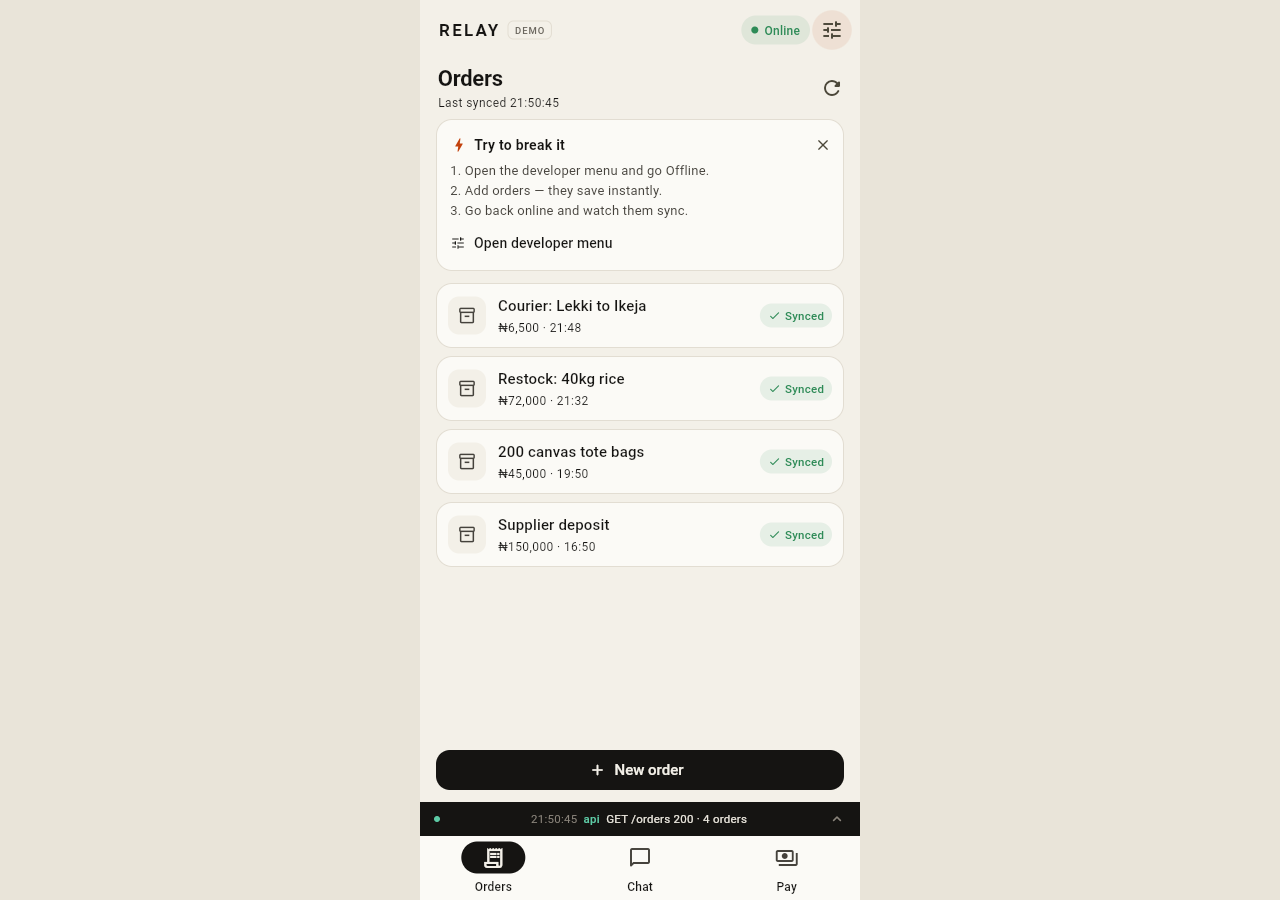
<file: assets/demo/index.html>
<!DOCTYPE html>
<html lang="en">
<head>
  <base href="/assets/demo/">
  <meta charset="UTF-8">
  <meta name="viewport" content="width=device-width, initial-scale=1, viewport-fit=cover">
  <meta name="description" content="Relay — a live Flutter demo: offline-first sync, optimistic UI and payment-state handling.">
  <meta name="robots" content="noindex">
  <meta name="theme-color" content="#F3F0E8">
  <link rel="icon" href="/assets/favicon.svg" type="image/svg+xml">
  <title>Relay — live Flutter demo</title>
  <style>
    html, body { margin: 0; height: 100%; background: #F3F0E8; }
    #splash {
      position: fixed; inset: 0; display: grid; place-content: center; gap: 14px; justify-items: center;
      font: 500 12px/1.4 -apple-system, BlinkMacSystemFont, 'Segoe UI', Roboto, sans-serif; color: #6B675F;
      transition: opacity .3s ease;
    }
    #splash b { font-size: 18px; letter-spacing: .14em; color: #151412; }
    #splash i { display: block; width: 120px; height: 2px; background: #E2DDD2; border-radius: 2px; overflow: hidden; position: relative; }
    #splash i::after { content: ''; position: absolute; inset: 0; width: 40%; background: #151412; animation: load 1.1s ease-in-out infinite; }
    @keyframes load { from { transform: translateX(-100%); } to { transform: translateX(260%); } }
    @media (prefers-reduced-motion: reduce) { #splash i::after { animation: none; width: 100%; opacity: .4; } }
  </style>
</head>
<body>
  <div id="splash" role="status" aria-live="polite"><b>RELAY</b><i></i><span>Starting the Flutter engine…</span></div>
  <script>
    // Hide the splash on Flutter's first frame and tell the embedding page.
    window.addEventListener('flutter-first-frame', function () {
      var s = document.getElementById('splash');
      if (s) { s.style.opacity = '0'; setTimeout(function () { s.remove(); }, 320); }
      try { if (window.parent !== window) window.parent.postMessage({ type: 'relay:ready' }, window.location.origin); } catch (e) {}
    });
    // Keyboard focus lives inside this frame, so forward Escape to the embedding page
    // (it closes the full-screen demo on phones).
    window.addEventListener('keydown', function (e) {
      if (e.key !== 'Escape' || window.parent === window) return;
      try { window.parent.postMessage({ type: 'relay:escape' }, window.location.origin); } catch (err) {}
    }, true);
  </script>
  <script src="flutter_bootstrap.js" async></script>
</body>
</html>
</file>
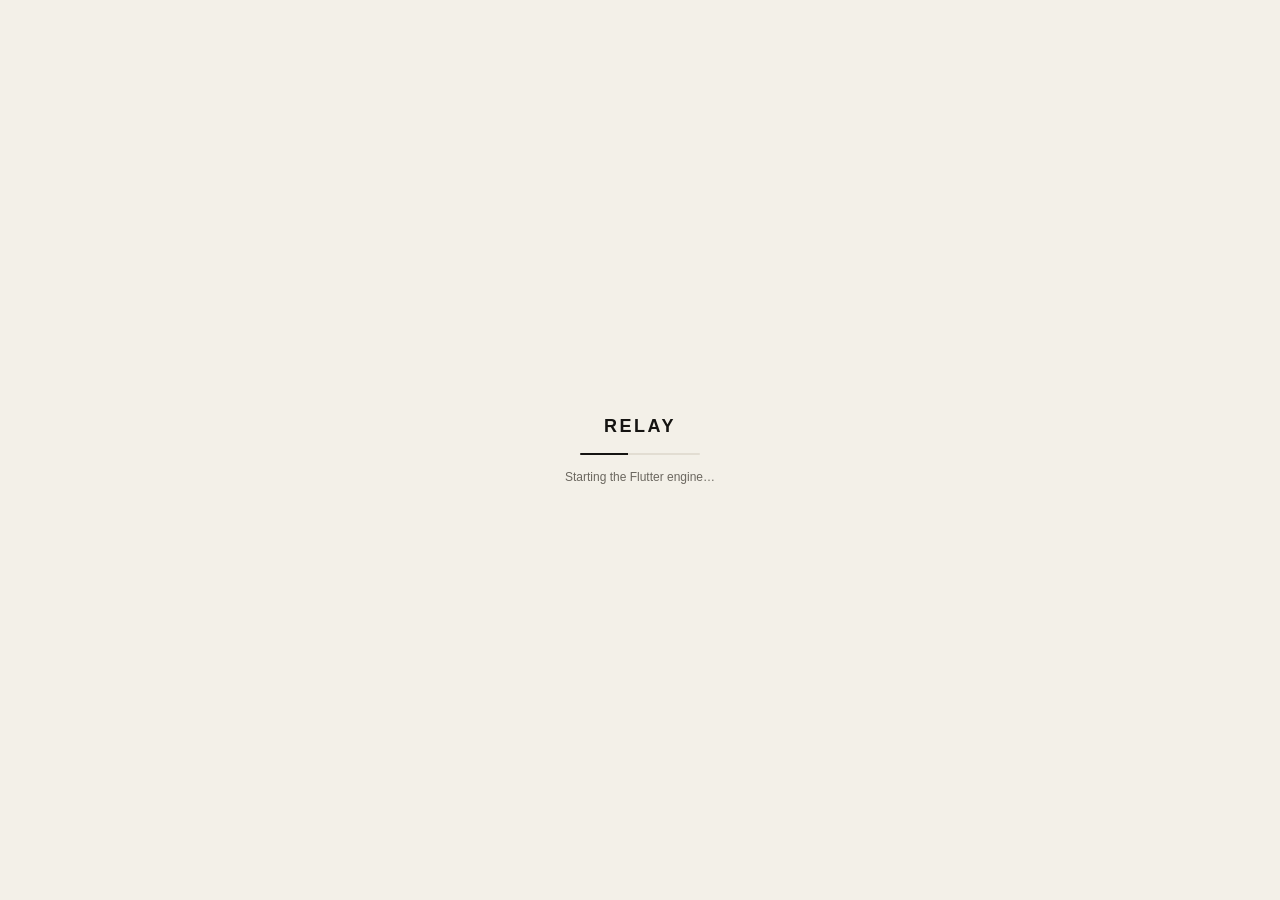
<file: demo/web/index.html>
<!DOCTYPE html>
<html lang="en">
<head>
  <base href="$FLUTTER_BASE_HREF">
  <meta charset="UTF-8">
  <meta name="viewport" content="width=device-width, initial-scale=1, viewport-fit=cover">
  <meta name="description" content="Relay — a live Flutter demo: offline-first sync, optimistic UI and payment-state handling.">
  <meta name="robots" content="noindex">
  <meta name="theme-color" content="#F3F0E8">
  <link rel="icon" href="/assets/favicon.svg" type="image/svg+xml">
  <title>Relay — live Flutter demo</title>
  <style>
    html, body { margin: 0; height: 100%; background: #F3F0E8; }
    #splash {
      position: fixed; inset: 0; display: grid; place-content: center; gap: 14px; justify-items: center;
      font: 500 12px/1.4 -apple-system, BlinkMacSystemFont, 'Segoe UI', Roboto, sans-serif; color: #6B675F;
      transition: opacity .3s ease;
    }
    #splash b { font-size: 18px; letter-spacing: .14em; color: #151412; }
    #splash i { display: block; width: 120px; height: 2px; background: #E2DDD2; border-radius: 2px; overflow: hidden; position: relative; }
    #splash i::after { content: ''; position: absolute; inset: 0; width: 40%; background: #151412; animation: load 1.1s ease-in-out infinite; }
    @keyframes load { from { transform: translateX(-100%); } to { transform: translateX(260%); } }
    @media (prefers-reduced-motion: reduce) { #splash i::after { animation: none; width: 100%; opacity: .4; } }
  </style>
</head>
<body>
  <div id="splash" role="status" aria-live="polite"><b>RELAY</b><i></i><span>Starting the Flutter engine…</span></div>
  <script>
    // Hide the splash on Flutter's first frame and tell the embedding page.
    window.addEventListener('flutter-first-frame', function () {
      var s = document.getElementById('splash');
      if (s) { s.style.opacity = '0'; setTimeout(function () { s.remove(); }, 320); }
      try { if (window.parent !== window) window.parent.postMessage({ type: 'relay:ready' }, window.location.origin); } catch (e) {}
    });
    // Keyboard focus lives inside this frame, so forward Escape to the embedding page
    // (it closes the full-screen demo on phones).
    window.addEventListener('keydown', function (e) {
      if (e.key !== 'Escape' || window.parent === window) return;
      try { window.parent.postMessage({ type: 'relay:escape' }, window.location.origin); } catch (err) {}
    }, true);
  </script>
  <script src="flutter_bootstrap.js" async></script>
</body>
</html>
</file>
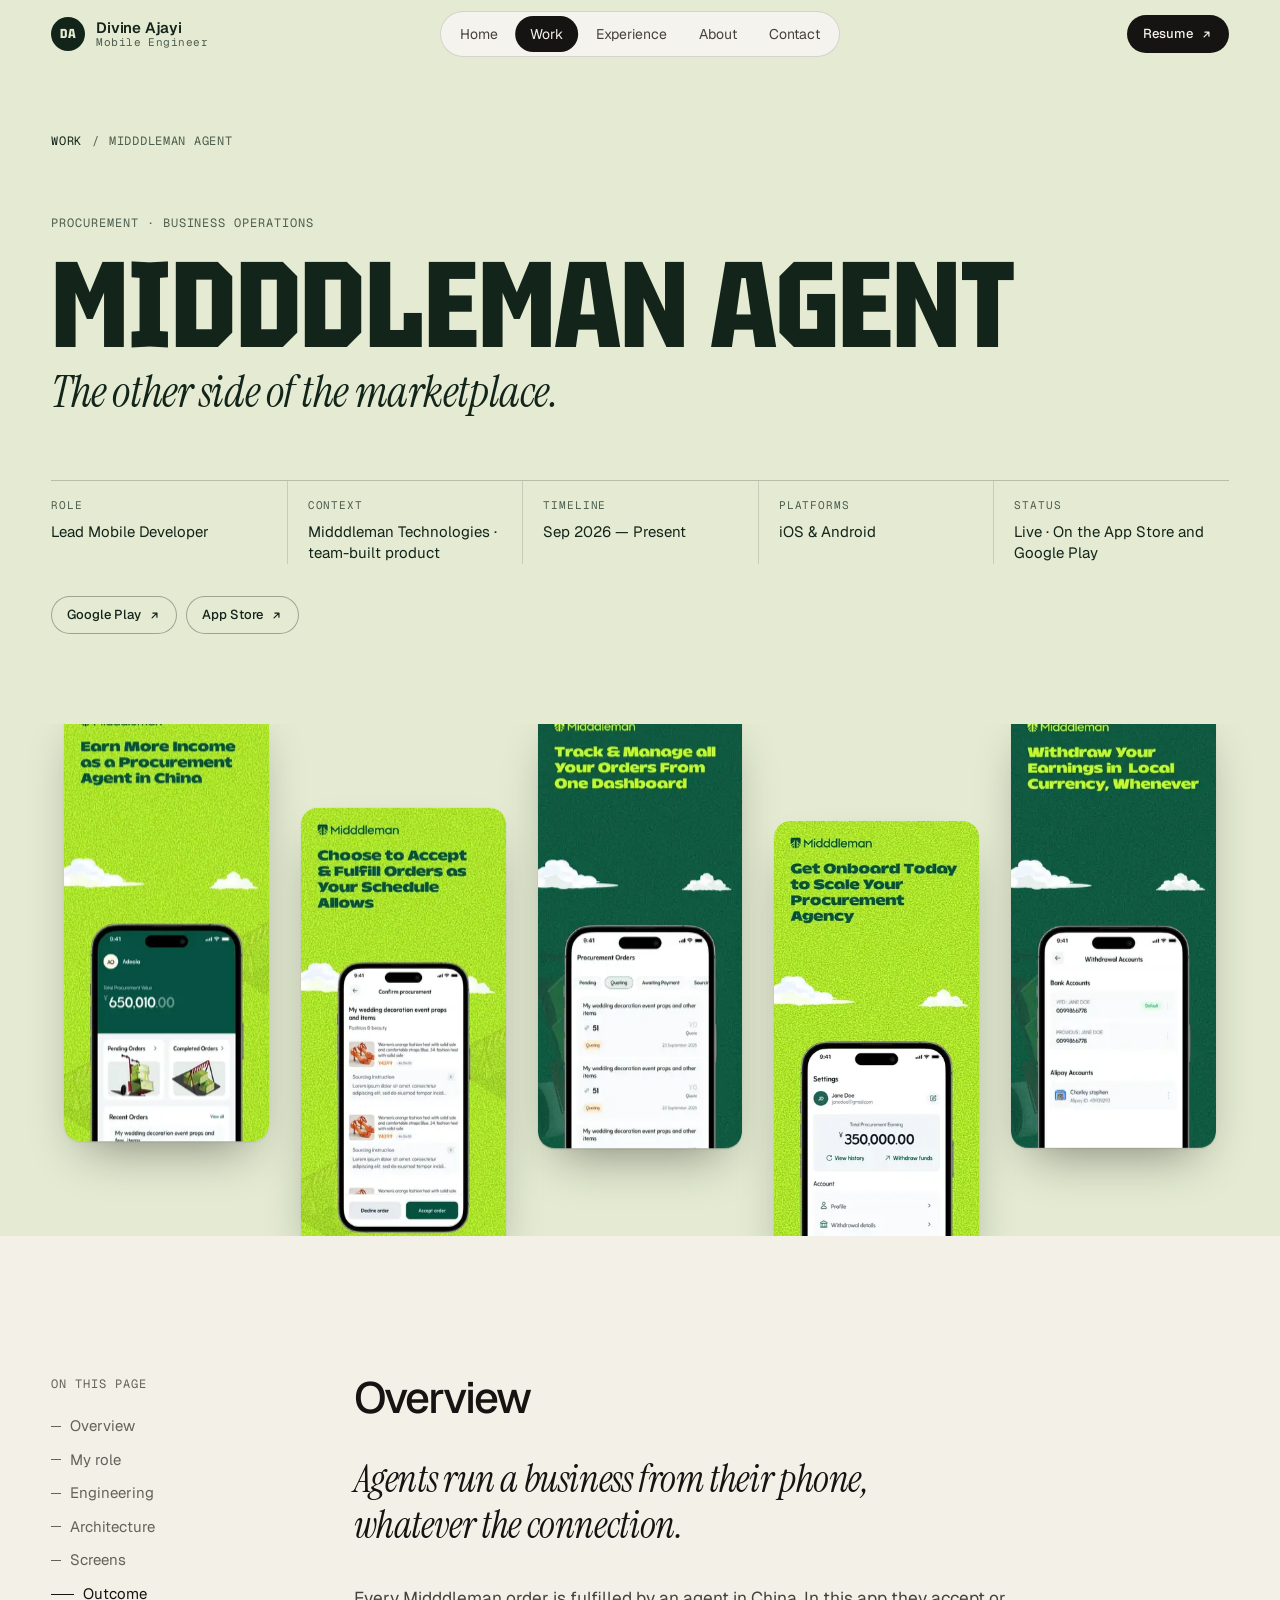
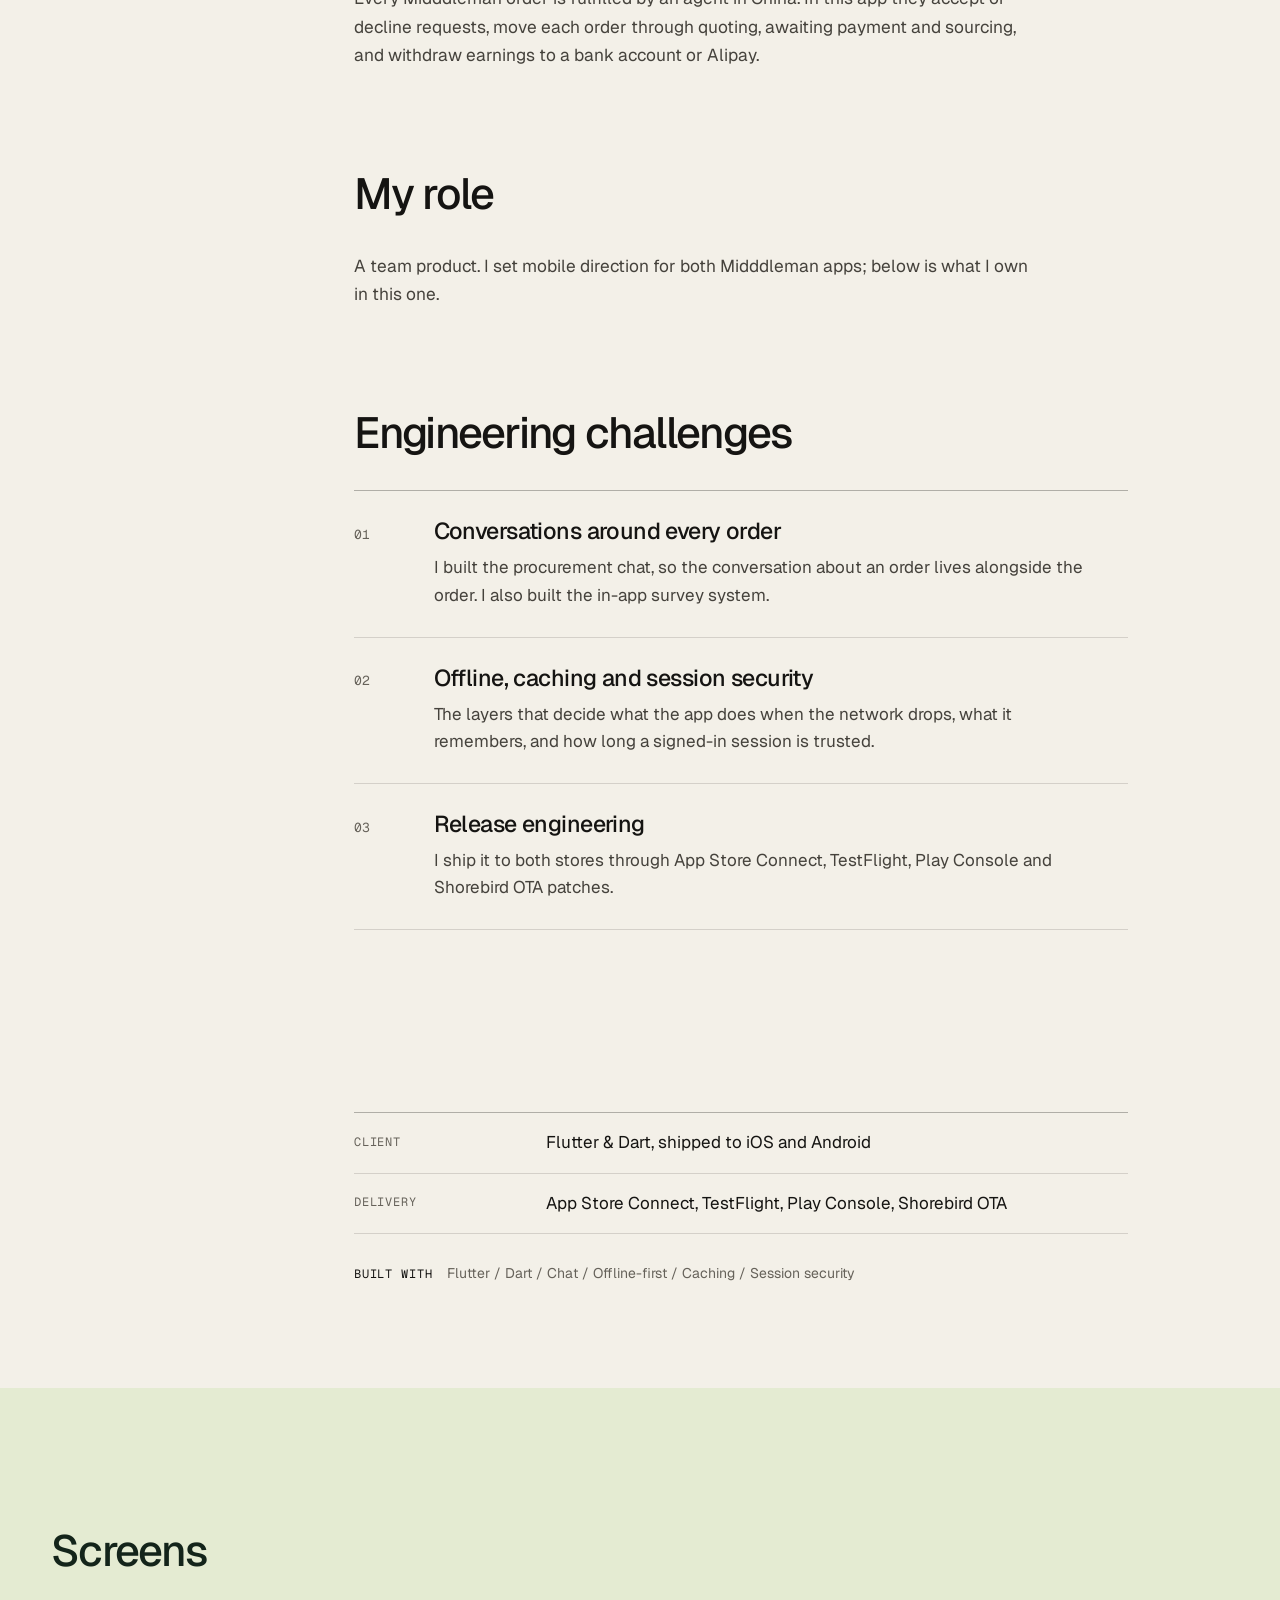
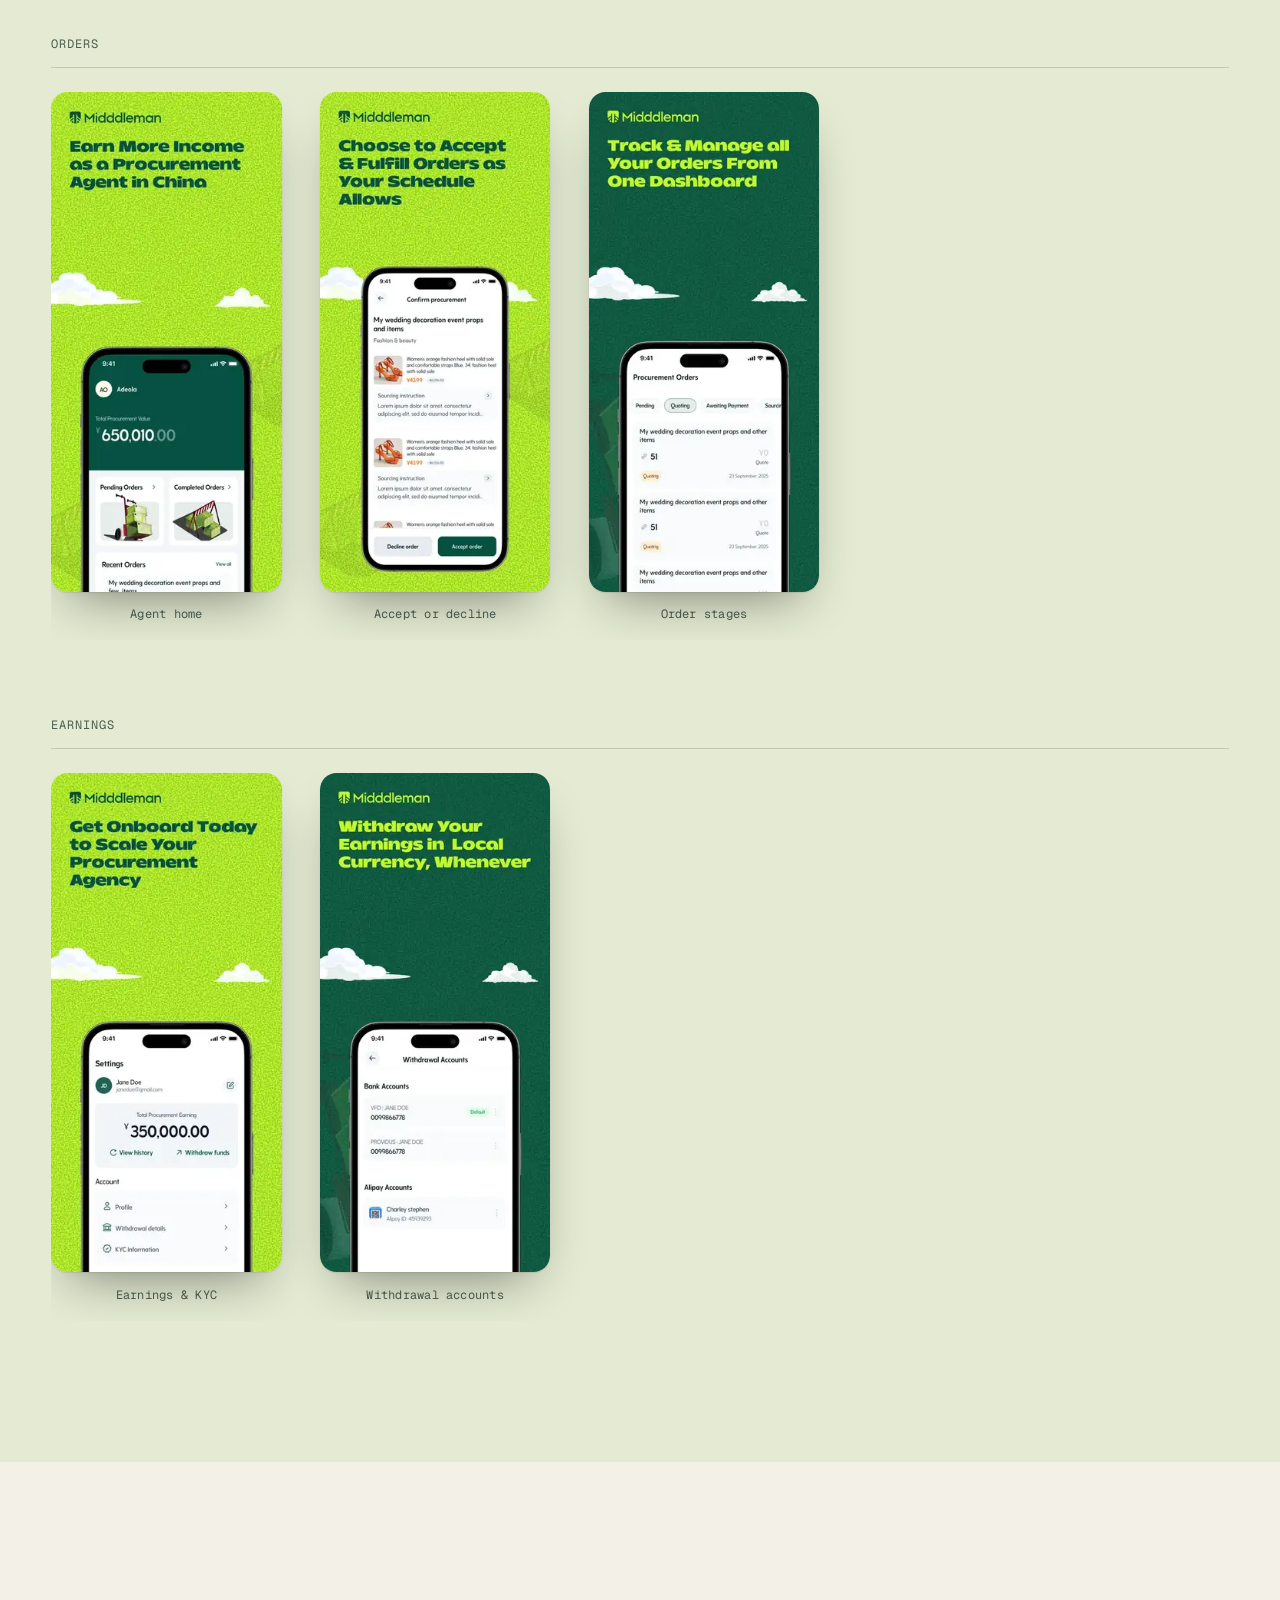
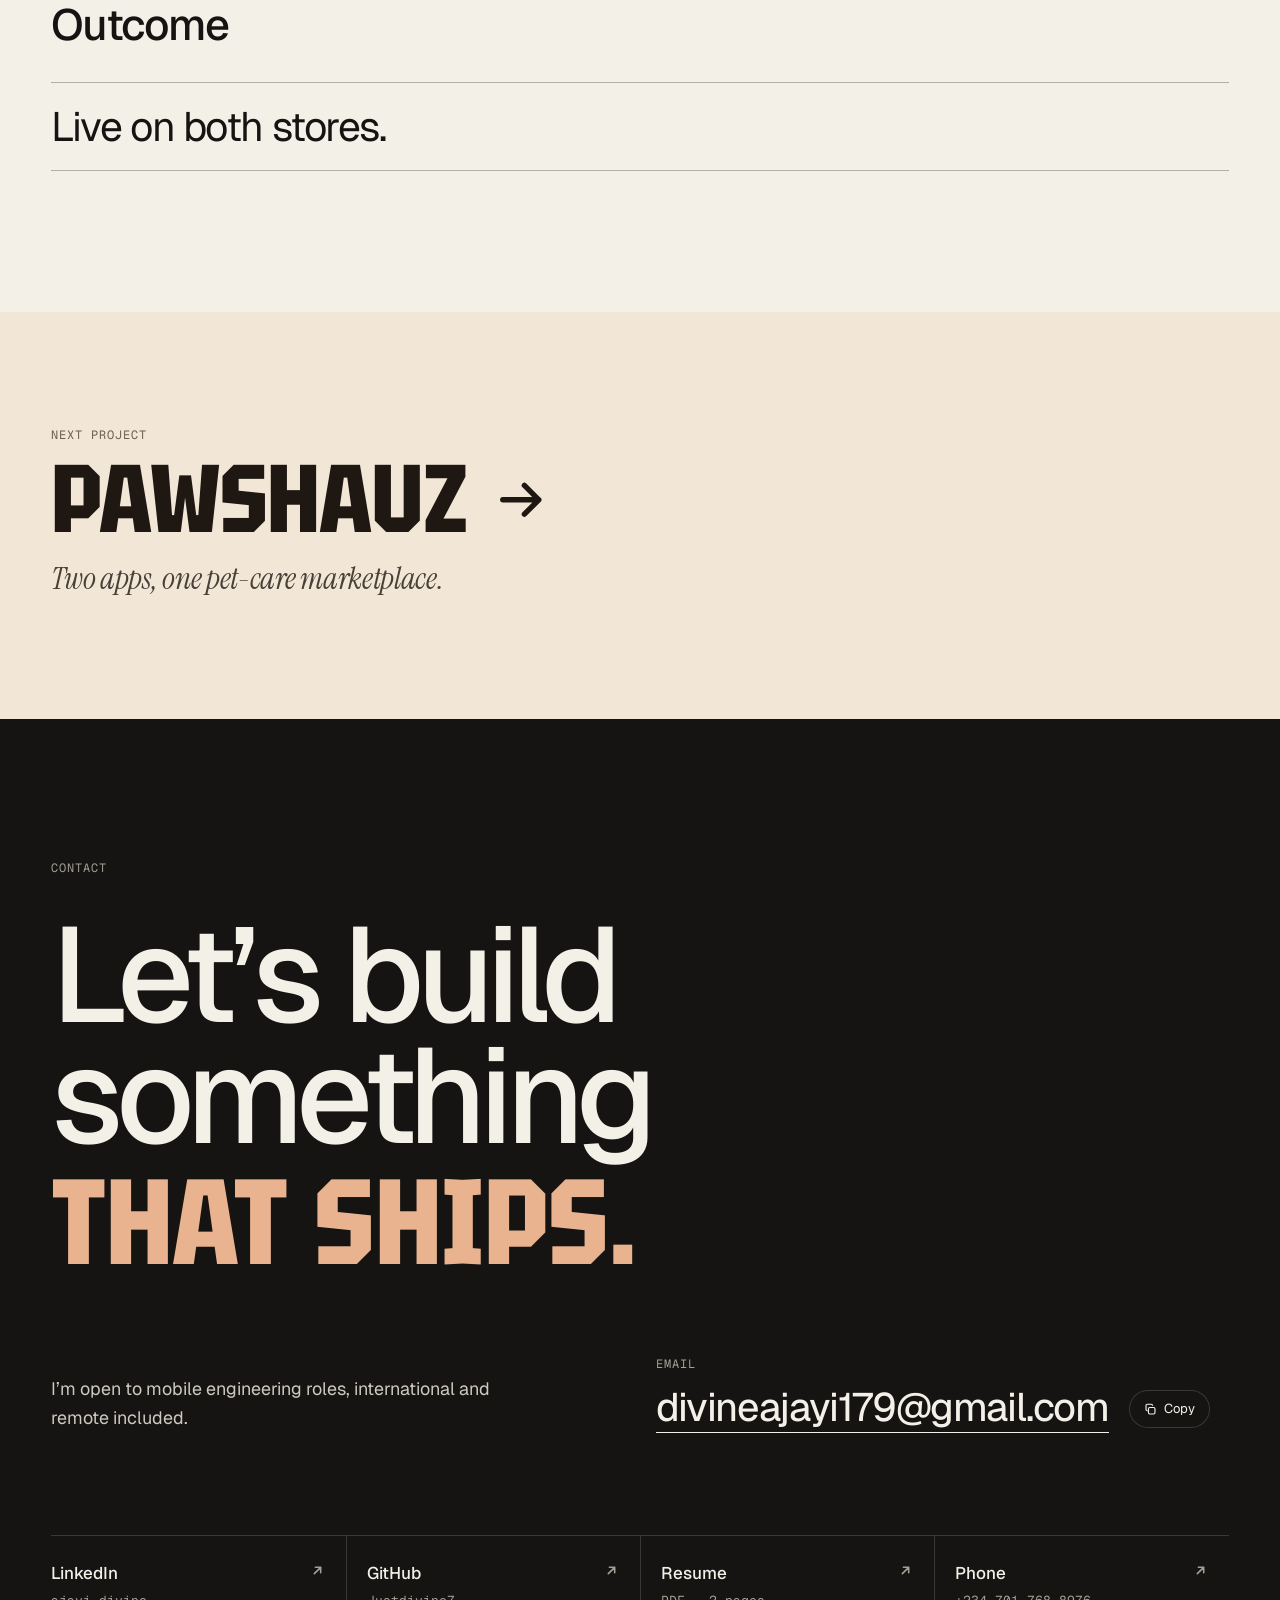
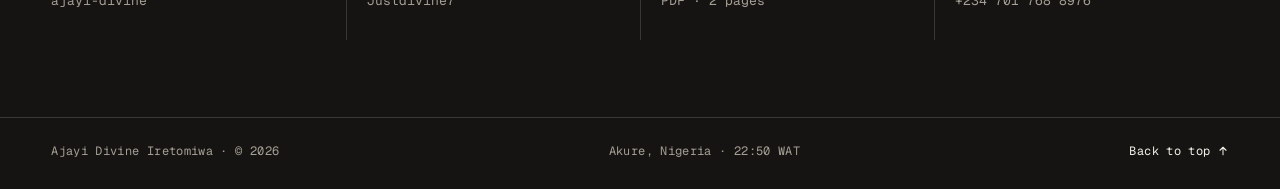
<file: work/midddleman-agent/index.html>
<!doctype html>
<html lang="en">
<head>
<meta charset="utf-8">
<meta name="viewport" content="width=device-width, initial-scale=1, viewport-fit=cover">
<title>Midddleman Agent — Case study · Divine Ajayi</title>
<meta name="description" content="Midddleman Agent: Where procurement agents in China run their side of Midddleman: accept orders, move them from quote to sourcing, and withdraw earnings.">
<link rel="canonical" href="https://divine-ajayi.vercel.app/work/midddleman-agent/">
<meta name="author" content="Divine Ajayi">
<meta name="theme-color" content="#F3F0E8">
<meta property="og:type" content="website">
<meta property="og:site_name" content="Divine Ajayi">
<meta property="og:title" content="Midddleman Agent — Case study · Divine Ajayi">
<meta property="og:description" content="Midddleman Agent: Where procurement agents in China run their side of Midddleman: accept orders, move them from quote to sourcing, and withdraw earnings.">
<meta property="og:url" content="https://divine-ajayi.vercel.app/work/midddleman-agent/">
<meta property="og:image" content="https://divine-ajayi.vercel.app/assets/og.png">
<meta property="og:image:width" content="1200">
<meta property="og:image:height" content="630">
<meta name="twitter:card" content="summary_large_image">
<meta name="twitter:title" content="Midddleman Agent — Case study · Divine Ajayi">
<meta name="twitter:description" content="Midddleman Agent: Where procurement agents in China run their side of Midddleman: accept orders, move them from quote to sourcing, and withdraw earnings.">
<meta name="twitter:image" content="https://divine-ajayi.vercel.app/assets/og.png">
<link rel="icon" href="/assets/favicon.svg" type="image/svg+xml">
<link rel="apple-touch-icon" href="/assets/apple-touch-icon.png">
<link rel="preconnect" href="https://fonts.googleapis.com">
<link rel="preconnect" href="https://fonts.gstatic.com" crossorigin>
<link rel="stylesheet" href="https://fonts.googleapis.com/css2?family=Geist:wght@300..700&family=Geist+Mono:wght@400;500&family=Instrument+Serif:ital@0;1&family=Tektur:wdth,wght@75..100,500..800&display=swap">
<link rel="stylesheet" href="/assets/css/site.css?v=59261c176e">
<script>document.documentElement.classList.add('js')</script>
<script src="/assets/js/site.js?v=59261c176e" defer></script>

</head>
<body class="case-page case-page--light" style="--c-bg:#E4EBD2;--c-fg:#13241A;--c-muted:#4D5E4F;--c-accent:#2F6B3E;--c-panel:#D5E1BC;--native:300px">
<a class="skip" href="#main">Skip to content</a>
<header class="site-header" data-header>
  <div class="site-header__inner">
    <a class="wordmark" href="/" aria-label="Divine Ajayi, home">
      <span class="wordmark__mark" aria-hidden="true">DA</span>
      <span class="wordmark__text"><span class="wordmark__name">Divine Ajayi</span><span class="wordmark__role">Mobile Engineer</span></span>
    </a>
    <nav class="nav" aria-label="Primary">
      <ul class="nav__list" data-nav><li><a href="/#top" data-nav-link="top">Home</a></li><li><a href="/#work" data-nav-link="work">Work</a></li><li><a href="/#experience" data-nav-link="experience">Experience</a></li><li><a href="/#about" data-nav-link="about">About</a></li><li><a href="/#contact" data-nav-link="contact">Contact</a></li><li class="nav__indicator" aria-hidden="true" data-nav-indicator></li></ul>
    </nav>
    <a class="btn btn--sm btn--ink header__resume" href="/divine-ajayi-cv.pdf" target="_blank" rel="noopener">Resume <svg class="i i--out" viewBox="0 0 16 16" aria-hidden="true"><path d="M5 11 11 5M6 5h5v5" fill="none" stroke="currentColor" stroke-width="1.5" stroke-linecap="round" stroke-linejoin="round"/></svg></a>
    <button class="menu-toggle" type="button" aria-expanded="false" aria-controls="menu" data-menu-toggle>
      <span class="menu-toggle__label">Menu</span><span class="menu-toggle__bars" aria-hidden="true"><span></span><span></span></span>
    </button>
  </div>
</header>
<div class="menu" id="menu" data-menu hidden>
  <nav class="menu__inner" aria-label="Menu">
    <ul class="menu__list"><li style="--i:0"><a href="/#top" data-menu-link><span class="menu__n">01</span>Home</a></li><li style="--i:1"><a href="/#work" data-menu-link><span class="menu__n">02</span>Work</a></li><li style="--i:2"><a href="/#experience" data-menu-link><span class="menu__n">03</span>Experience</a></li><li style="--i:3"><a href="/#about" data-menu-link><span class="menu__n">04</span>About</a></li><li style="--i:4"><a href="/#contact" data-menu-link><span class="menu__n">05</span>Contact</a></li></ul>
    <div class="menu__foot">
      <a class="btn btn--ink" href="/divine-ajayi-cv.pdf" target="_blank" rel="noopener">Resume <svg class="i i--out" viewBox="0 0 16 16" aria-hidden="true"><path d="M5 11 11 5M6 5h5v5" fill="none" stroke="currentColor" stroke-width="1.5" stroke-linecap="round" stroke-linejoin="round"/></svg></a>
      <a class="menu__mail" href="mailto:divineajayi179@gmail.com">divineajayi179@gmail.com</a>
    </div>
  </nav>
</div>
<main id="main" class="case case--midddleman-agent">
  <section class="case-hero stage" id="top">
    <div class="wrap">
      <nav class="crumbs" aria-label="Breadcrumb"><a href="/#work">Work</a><span aria-hidden="true">/</span><span aria-current="page">Midddleman Agent</span></nav>
      <p class="eyebrow case-hero__cat" data-reveal>Procurement · Business operations</p>
      <h1 class="case-hero__title"><span style="view-transition-name:t-midddleman-agent">Midddleman Agent</span></h1>
      <p class="case-hero__tagline" data-reveal>The other side of the marketplace.</p>
      <dl class="case-meta" data-reveal-group>
        <div data-reveal><dt>Role</dt><dd>Lead Mobile Developer</dd></div><div data-reveal><dt>Context</dt><dd>Midddleman Technologies · team-built product</dd></div><div data-reveal><dt>Timeline</dt><dd>Sep 2026 — Present</dd></div><div data-reveal><dt>Platforms</dt><dd>iOS &amp; Android</dd></div><div data-reveal><dt>Status</dt><dd>Live · On the App Store and Google Play</dd></div>
      </dl>
      <div class="case-links" data-reveal><a class="btn btn--sm btn--onstage" href="https://play.google.com/store/apps/details?id=com.midddleman.procurement" target="_blank" rel="noopener">Google Play <svg class="i i--out" viewBox="0 0 16 16" aria-hidden="true"><path d="M5 11 11 5M6 5h5v5" fill="none" stroke="currentColor" stroke-width="1.5" stroke-linecap="round" stroke-linejoin="round"/></svg></a><a class="btn btn--sm btn--onstage" href="https://apps.apple.com/us/app/midddleman-agent/id6756414848" target="_blank" rel="noopener">App Store <svg class="i i--out" viewBox="0 0 16 16" aria-hidden="true"><path d="M5 11 11 5M6 5h5v5" fill="none" stroke="currentColor" stroke-width="1.5" stroke-linecap="round" stroke-linejoin="round"/></svg></a></div>
    </div>
    <div class="case-hero__visual case-hero__visual--poster" role="group" aria-label="Midddleman Agent screens">
      <figure class="shot shot--poster ch ch--0" data-parallax="0.04"><div class="shot__frame"><img src="/assets/midddleman-agent/01-earnings-dashboard.webp" alt="Agent home with total procurement value and order shortcuts" width="300" height="650" loading="eager" decoding="sync" fetchpriority="high"></div></figure><figure class="shot shot--poster ch ch--1" data-parallax="-0.03"><div class="shot__frame"><img src="/assets/midddleman-agent/02-accept-or-decline-order.webp" alt="Confirm procurement screen with Accept order and Decline order buttons" width="300" height="650" loading="eager" decoding="sync"></div></figure><figure class="shot shot--poster ch ch--2" data-parallax="0.06"><div class="shot__frame"><img src="/assets/midddleman-agent/03-order-tracking.webp" alt="Procurement orders filtered by stage: Pending, Quoting, Awaiting Payment" width="300" height="650" loading="eager" decoding="sync"></div></figure><figure class="shot shot--poster ch ch--3" data-parallax="-0.05"><div class="shot__frame"><img src="/assets/midddleman-agent/04-earnings-and-kyc.webp" alt="Settings with total earnings, withdraw funds and KYC" width="300" height="650" loading="eager" decoding="sync"></div></figure><figure class="shot shot--poster ch ch--4" data-parallax="0.03"><div class="shot__frame"><img src="/assets/midddleman-agent/05-withdrawal-accounts.webp" alt="Withdrawal accounts for bank and Alipay" width="300" height="650" loading="eager" decoding="sync"></div></figure>
    </div>
  </section>

  <div class="wrap case-body">
    <aside class="case-toc" aria-label="On this page">
      <p class="label">On this page</p>
      <ol><li><a href="#overview" data-toc-link="overview">Overview</a></li><li><a href="#role" data-toc-link="role">My role</a></li><li><a href="#challenges" data-toc-link="challenges">Engineering</a></li><li><a href="#architecture" data-toc-link="architecture">Architecture</a></li><li><a href="#screens" data-toc-link="screens">Screens</a></li><li><a href="#outcome" data-toc-link="outcome">Outcome</a></li></ol>
    </aside>
    <div class="case-content">
      <section id="overview" class="case-sec">
        <h2 class="case-sec__title" data-reveal>Overview</h2>
        <p class="case-pull" data-reveal>Agents run a business from their phone, whatever the connection.</p>
        <div class="case-prose case-prose--after" data-reveal-group><p data-reveal>Every Midddleman order is fulfilled by an agent in China. In this app they accept or decline requests, move each order through quoting, awaiting payment and sourcing, and withdraw earnings to a bank account or Alipay.</p></div>
      </section>
      <section id="role" class="case-sec">
        <h2 class="case-sec__title" data-reveal>My role</h2>
        <div class="case-prose"><p data-reveal>A team product. I set mobile direction for both Midddleman apps; below is what I own in this one.</p></div>
      </section>
      <section id="challenges" class="case-sec">
        <h2 class="case-sec__title" data-reveal>Engineering challenges</h2>
        
        <ol class="challenges">
          <li data-reveal><span class="challenges__n">01</span><h3>Conversations around every order</h3><p>I built the procurement chat, so the conversation about an order lives alongside the order. I also built the in-app survey system.</p></li><li data-reveal><span class="challenges__n">02</span><h3>Offline, caching and session security</h3><p>The layers that decide what the app does when the network drops, what it remembers, and how long a signed-in session is trusted.</p></li><li data-reveal><span class="challenges__n">03</span><h3>Release engineering</h3><p>I ship it to both stores through App Store Connect, TestFlight, Play Console and Shorebird OTA patches.</p></li>
        </ol>
      </section>
      <section id="architecture" class="case-sec">
        <h2 class="case-sec__title" data-reveal>Architecture &amp; integrations</h2>
        <dl class="arch" data-reveal-group><div data-reveal><dt>Client</dt><dd>Flutter &amp; Dart, shipped to iOS and Android</dd></div><div data-reveal><dt>Delivery</dt><dd>App Store Connect, TestFlight, Play Console, Shorebird OTA</dd></div></dl>
        <p class="chapter__stack" data-reveal><span class="label">Built with</span> Flutter<span aria-hidden="true"> / </span>Dart<span aria-hidden="true"> / </span>Chat<span aria-hidden="true"> / </span>Offline-first<span aria-hidden="true"> / </span>Caching<span aria-hidden="true"> / </span>Session security</p>
      </section>
    </div>
  </div>

  <section id="screens" class="case-screens stage" aria-labelledby="screens-title">
    <div class="wrap">
      <h2 class="case-sec__title" id="screens-title" data-reveal>Screens</h2>
      <div class="case-gallery">
        <h3 class="label" data-reveal>Orders</h3>
        <div class="case-gallery__row case-gallery__row--poster" data-reveal-group><div data-reveal><figure class="shot shot--poster "><div class="shot__frame"><img src="/assets/midddleman-agent/01-earnings-dashboard.webp" alt="Agent home with total procurement value and order shortcuts" width="300" height="650" loading="lazy" decoding="async"></div><figcaption>Agent home</figcaption></figure></div><div data-reveal><figure class="shot shot--poster "><div class="shot__frame"><img src="/assets/midddleman-agent/02-accept-or-decline-order.webp" alt="Confirm procurement screen with Accept order and Decline order buttons" width="300" height="650" loading="lazy" decoding="async"></div><figcaption>Accept or decline</figcaption></figure></div><div data-reveal><figure class="shot shot--poster "><div class="shot__frame"><img src="/assets/midddleman-agent/03-order-tracking.webp" alt="Procurement orders filtered by stage: Pending, Quoting, Awaiting Payment" width="300" height="650" loading="lazy" decoding="async"></div><figcaption>Order stages</figcaption></figure></div></div>
      </div><div class="case-gallery">
        <h3 class="label" data-reveal>Earnings</h3>
        <div class="case-gallery__row case-gallery__row--poster" data-reveal-group><div data-reveal><figure class="shot shot--poster "><div class="shot__frame"><img src="/assets/midddleman-agent/04-earnings-and-kyc.webp" alt="Settings with total earnings, withdraw funds and KYC" width="300" height="650" loading="lazy" decoding="async"></div><figcaption>Earnings &amp; KYC</figcaption></figure></div><div data-reveal><figure class="shot shot--poster "><div class="shot__frame"><img src="/assets/midddleman-agent/05-withdrawal-accounts.webp" alt="Withdrawal accounts for bank and Alipay" width="300" height="650" loading="lazy" decoding="async"></div><figcaption>Withdrawal accounts</figcaption></figure></div></div>
      </div>
    </div>
  </section>

  <section id="outcome" class="wrap case-outcome" aria-labelledby="outcome-title">
    <h2 class="case-sec__title" id="outcome-title" data-reveal>Outcome</h2>
    <ul class="case-outcome__list" data-reveal-group><li data-reveal>Live on both stores.</li></ul>
  </section>

  <a class="next-case" href="/work/pawshauz/" style="--c-bg:#F2E6D6;--c-fg:#1E1712;--c-muted:#6C5D50;--c-accent:#D9581E;--c-panel:#E8D7C2">
    <span class="wrap next-case__inner">
      <span class="label">Next project</span>
      <span class="next-case__name">Pawshauz <svg class="i i--right" viewBox="0 0 16 16" aria-hidden="true"><path d="M3 8h10M9 4l4 4-4 4" fill="none" stroke="currentColor" stroke-width="1.5" stroke-linecap="round" stroke-linejoin="round"/></svg></span>
      <span class="next-case__tag">Two apps, one pet-care marketplace.</span>
    </span>
  </a>
</main>
<section class="contact" id="contact" aria-labelledby="contact-title">
  <div class="wrap">
    <p class="eyebrow eyebrow--light" data-reveal>Contact</p>
    <h2 class="contact__title" id="contact-title" data-split><span class="w"><span style="--i:0">Let’s</span></span> <span class="w"><span style="--i:1">build</span></span> <span class="w"><span style="--i:2">something</span></span> <span class="em-group"><span class="w"><span style="--i:3"><em>that</em></span></span> <span class="w"><span style="--i:4"><em>ships.</em></span></span></span></h2>
    <div class="contact__grid">
      <p class="contact__lede" data-reveal>I’m open to mobile engineering roles, international and remote included.</p>
      <div class="contact__primary" data-reveal>
        <span class="contact__label">Email</span>
        <div class="contact__email">
          <a class="contact__mail" href="mailto:divineajayi179@gmail.com">divineajayi179@gmail.com</a>
          <button class="copy" type="button" data-copy="divineajayi179@gmail.com" aria-label="Copy email address"><svg class="i" viewBox="0 0 16 16" aria-hidden="true"><rect x="5.5" y="5.5" width="8" height="8" rx="1.5" fill="none" stroke="currentColor" stroke-width="1.4"/><path d="M10.5 3.5v-.5A1.5 1.5 0 0 0 9 1.5H4A1.5 1.5 0 0 0 2.5 3v5A1.5 1.5 0 0 0 4 9.5h.5" fill="none" stroke="currentColor" stroke-width="1.4"/></svg><span data-copy-label>Copy</span></button>
        </div>
      </div>
    </div>
    <ul class="contact__links" data-reveal-group>
      <li data-reveal><a href="https://linkedin.com/in/ajayi-divine" target="_blank" rel="noopener"><span class="contact__k">LinkedIn</span><span class="contact__v">ajayi-divine</span><svg class="i i--out" viewBox="0 0 16 16" aria-hidden="true"><path d="M5 11 11 5M6 5h5v5" fill="none" stroke="currentColor" stroke-width="1.5" stroke-linecap="round" stroke-linejoin="round"/></svg></a></li><li data-reveal><a href="https://github.com/Justdivine7" target="_blank" rel="noopener"><span class="contact__k">GitHub</span><span class="contact__v">Justdivine7</span><svg class="i i--out" viewBox="0 0 16 16" aria-hidden="true"><path d="M5 11 11 5M6 5h5v5" fill="none" stroke="currentColor" stroke-width="1.5" stroke-linecap="round" stroke-linejoin="round"/></svg></a></li><li data-reveal><a href="/divine-ajayi-cv.pdf"><span class="contact__k">Resume</span><span class="contact__v">PDF · 2 pages</span><svg class="i i--out" viewBox="0 0 16 16" aria-hidden="true"><path d="M5 11 11 5M6 5h5v5" fill="none" stroke="currentColor" stroke-width="1.5" stroke-linecap="round" stroke-linejoin="round"/></svg></a></li><li data-reveal><a href="tel:+2347017688976"><span class="contact__k">Phone</span><span class="contact__v">+234 701 768 8976</span><svg class="i i--out" viewBox="0 0 16 16" aria-hidden="true"><path d="M5 11 11 5M6 5h5v5" fill="none" stroke="currentColor" stroke-width="1.5" stroke-linecap="round" stroke-linejoin="round"/></svg></a></li>
    </ul>
  </div>
  <footer class="footer wrap">
    <span>Ajayi Divine Iretomiwa · © 2026</span>
    <span>Akure, Nigeria · <span data-clock>WAT</span></span>
    <a href="#top" class="footer__top">Back to top <svg class="i i--right" viewBox="0 0 16 16" aria-hidden="true"><path d="M3 8h10M9 4l4 4-4 4" fill="none" stroke="currentColor" stroke-width="1.5" stroke-linecap="round" stroke-linejoin="round"/></svg></a>
  </footer>
</section>
</body>
</html>
</file>
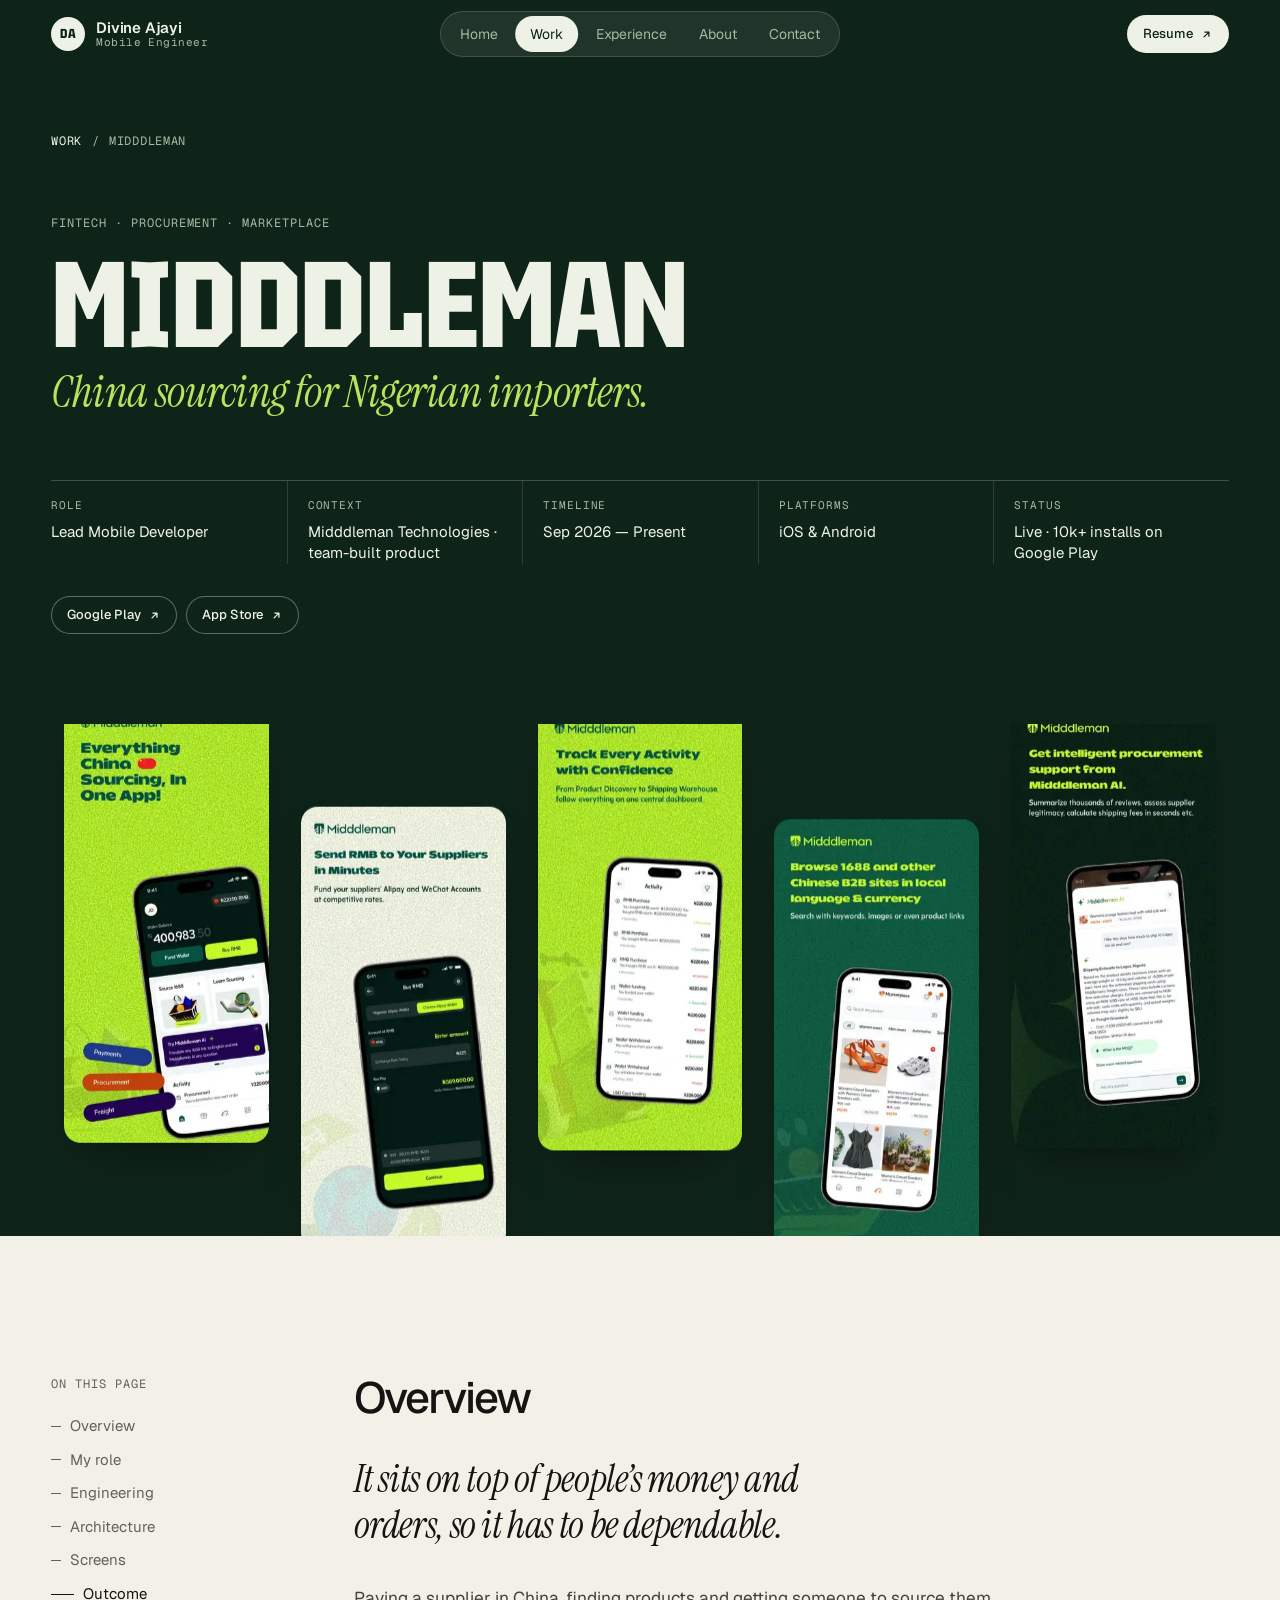
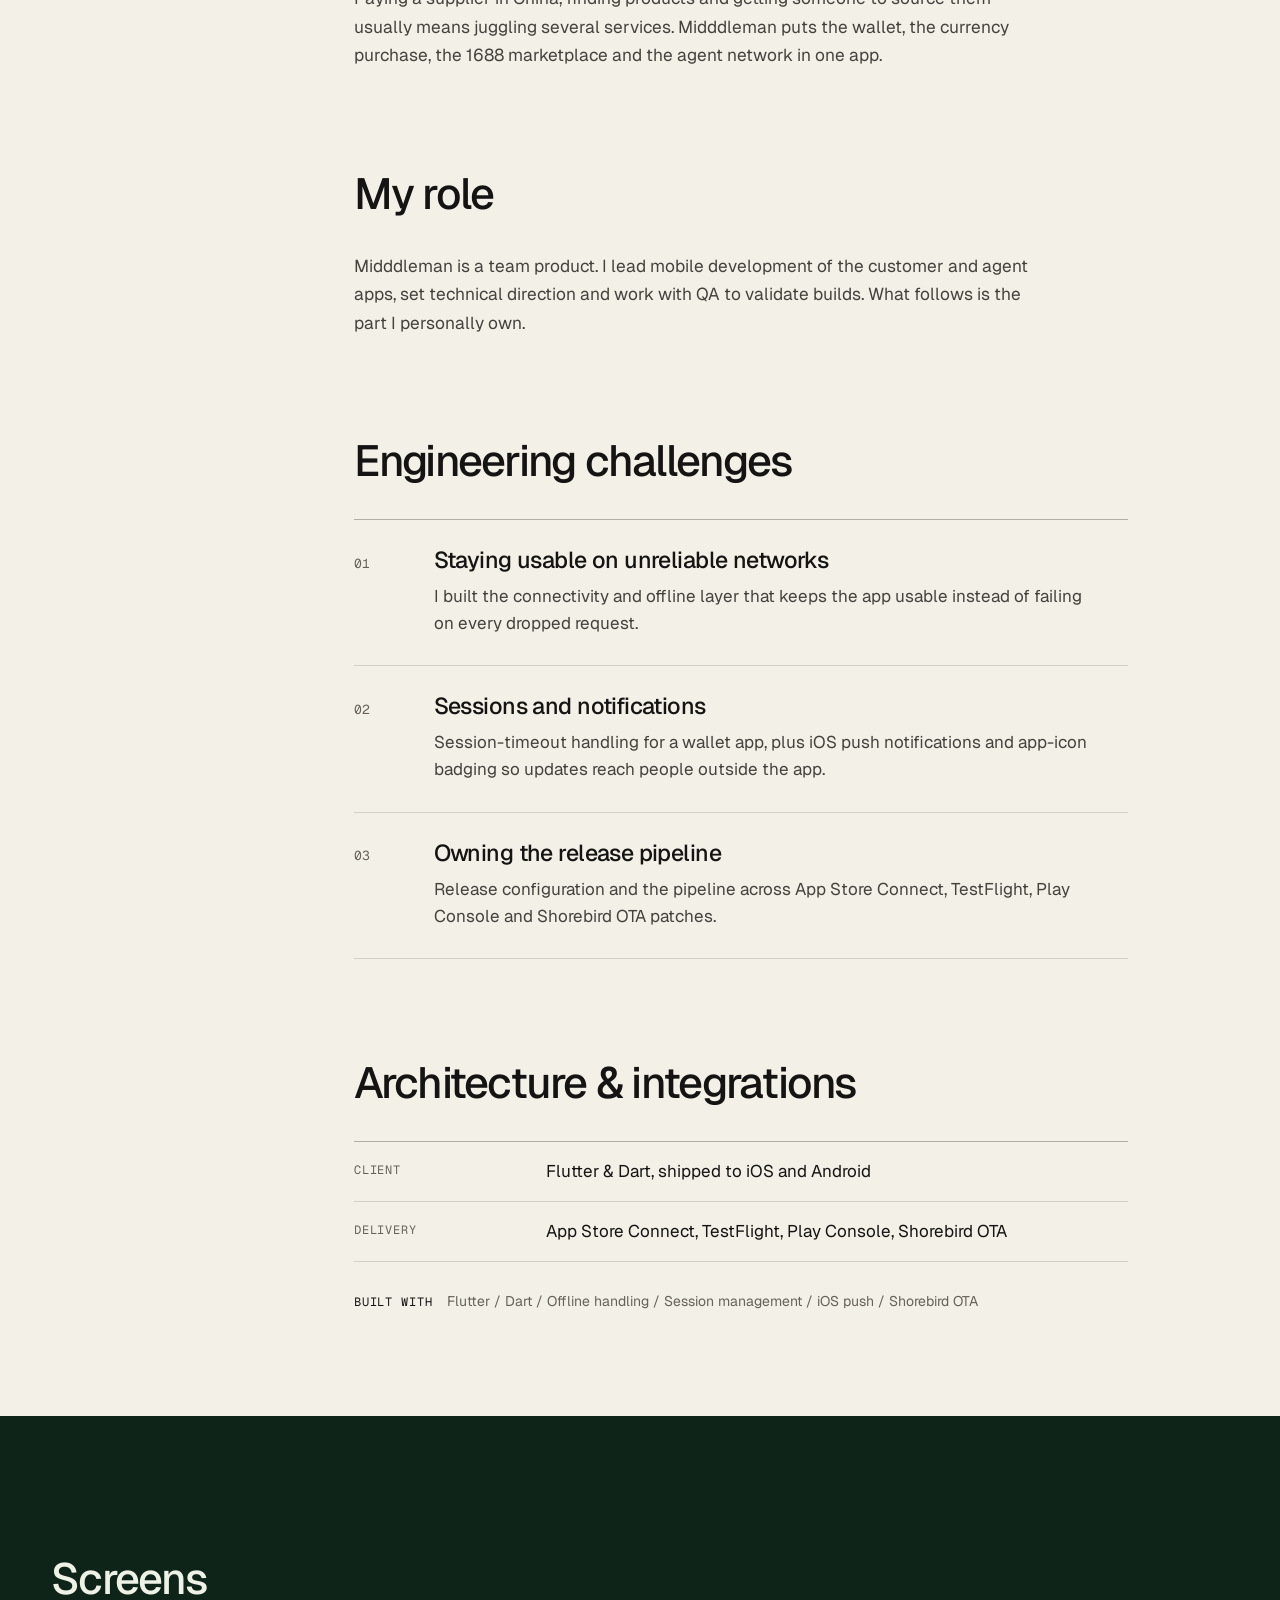
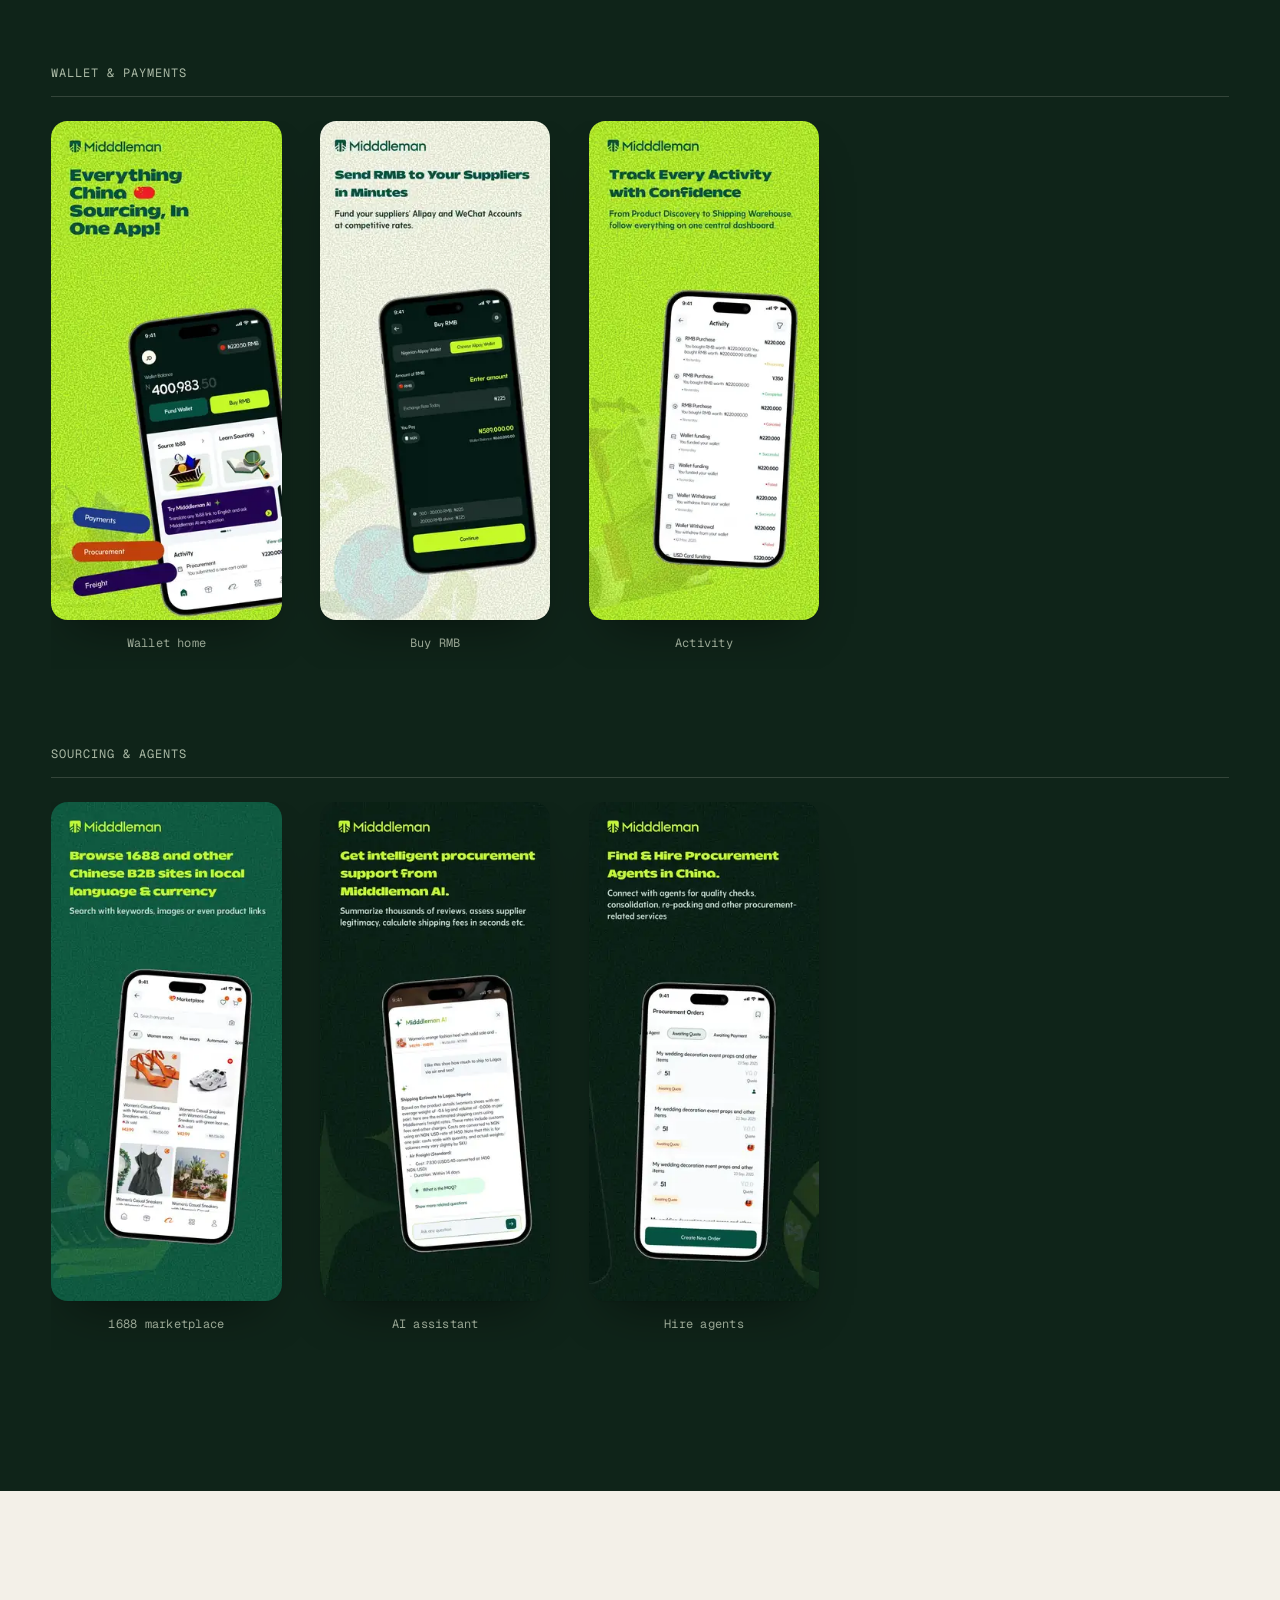
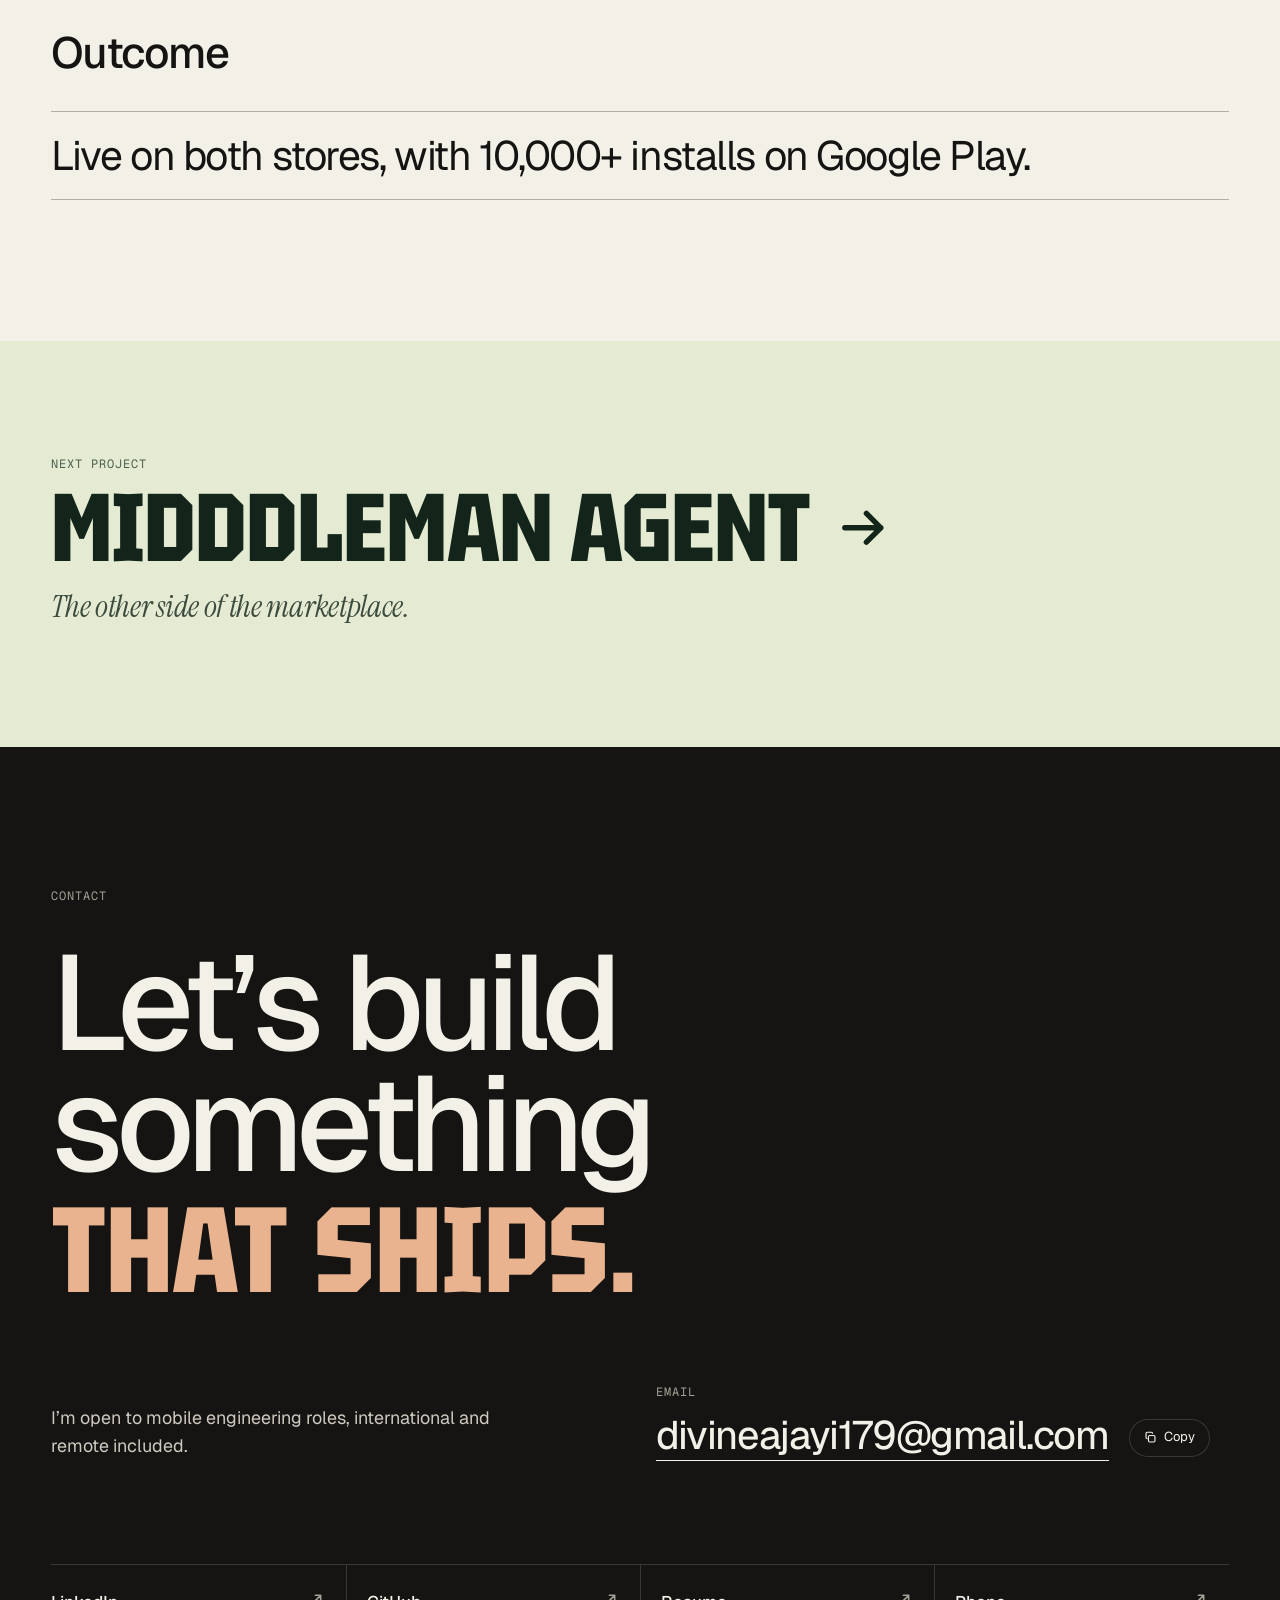
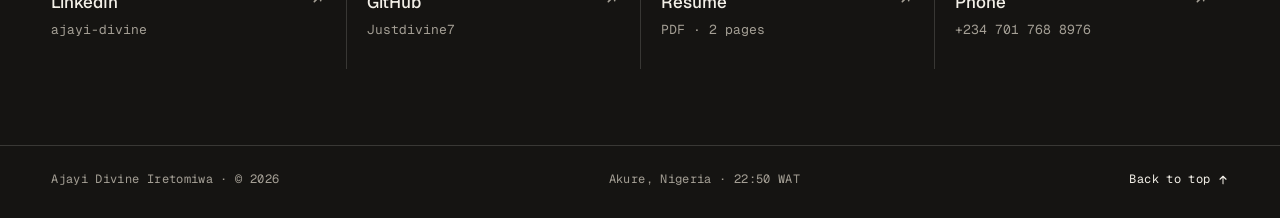
<file: work/midddleman/index.html>
<!doctype html>
<html lang="en">
<head>
<meta charset="utf-8">
<meta name="viewport" content="width=device-width, initial-scale=1, viewport-fit=cover">
<title>Midddleman — Case study · Divine Ajayi</title>
<meta name="description" content="Midddleman: A naira wallet, RMB payments to suppliers on Alipay and WeChat, a 1688 marketplace and procurement agents in China — in one app.">
<link rel="canonical" href="https://divine-ajayi.vercel.app/work/midddleman/">
<meta name="author" content="Divine Ajayi">
<meta name="theme-color" content="#F3F0E8">
<meta property="og:type" content="website">
<meta property="og:site_name" content="Divine Ajayi">
<meta property="og:title" content="Midddleman — Case study · Divine Ajayi">
<meta property="og:description" content="Midddleman: A naira wallet, RMB payments to suppliers on Alipay and WeChat, a 1688 marketplace and procurement agents in China — in one app.">
<meta property="og:url" content="https://divine-ajayi.vercel.app/work/midddleman/">
<meta property="og:image" content="https://divine-ajayi.vercel.app/assets/og.png">
<meta property="og:image:width" content="1200">
<meta property="og:image:height" content="630">
<meta name="twitter:card" content="summary_large_image">
<meta name="twitter:title" content="Midddleman — Case study · Divine Ajayi">
<meta name="twitter:description" content="Midddleman: A naira wallet, RMB payments to suppliers on Alipay and WeChat, a 1688 marketplace and procurement agents in China — in one app.">
<meta name="twitter:image" content="https://divine-ajayi.vercel.app/assets/og.png">
<link rel="icon" href="/assets/favicon.svg" type="image/svg+xml">
<link rel="apple-touch-icon" href="/assets/apple-touch-icon.png">
<link rel="preconnect" href="https://fonts.googleapis.com">
<link rel="preconnect" href="https://fonts.gstatic.com" crossorigin>
<link rel="stylesheet" href="https://fonts.googleapis.com/css2?family=Geist:wght@300..700&family=Geist+Mono:wght@400;500&family=Instrument+Serif:ital@0;1&family=Tektur:wdth,wght@75..100,500..800&display=swap">
<link rel="stylesheet" href="/assets/css/site.css?v=59261c176e">
<script>document.documentElement.classList.add('js')</script>
<script src="/assets/js/site.js?v=59261c176e" defer></script>

</head>
<body class="case-page case-page--dark" style="--c-bg:#0F2419;--c-fg:#EEF2E6;--c-muted:#A9B8A4;--c-accent:#B9E35C;--c-panel:#183527;--native:300px">
<a class="skip" href="#main">Skip to content</a>
<header class="site-header" data-header>
  <div class="site-header__inner">
    <a class="wordmark" href="/" aria-label="Divine Ajayi, home">
      <span class="wordmark__mark" aria-hidden="true">DA</span>
      <span class="wordmark__text"><span class="wordmark__name">Divine Ajayi</span><span class="wordmark__role">Mobile Engineer</span></span>
    </a>
    <nav class="nav" aria-label="Primary">
      <ul class="nav__list" data-nav><li><a href="/#top" data-nav-link="top">Home</a></li><li><a href="/#work" data-nav-link="work">Work</a></li><li><a href="/#experience" data-nav-link="experience">Experience</a></li><li><a href="/#about" data-nav-link="about">About</a></li><li><a href="/#contact" data-nav-link="contact">Contact</a></li><li class="nav__indicator" aria-hidden="true" data-nav-indicator></li></ul>
    </nav>
    <a class="btn btn--sm btn--ink header__resume" href="/divine-ajayi-cv.pdf" target="_blank" rel="noopener">Resume <svg class="i i--out" viewBox="0 0 16 16" aria-hidden="true"><path d="M5 11 11 5M6 5h5v5" fill="none" stroke="currentColor" stroke-width="1.5" stroke-linecap="round" stroke-linejoin="round"/></svg></a>
    <button class="menu-toggle" type="button" aria-expanded="false" aria-controls="menu" data-menu-toggle>
      <span class="menu-toggle__label">Menu</span><span class="menu-toggle__bars" aria-hidden="true"><span></span><span></span></span>
    </button>
  </div>
</header>
<div class="menu" id="menu" data-menu hidden>
  <nav class="menu__inner" aria-label="Menu">
    <ul class="menu__list"><li style="--i:0"><a href="/#top" data-menu-link><span class="menu__n">01</span>Home</a></li><li style="--i:1"><a href="/#work" data-menu-link><span class="menu__n">02</span>Work</a></li><li style="--i:2"><a href="/#experience" data-menu-link><span class="menu__n">03</span>Experience</a></li><li style="--i:3"><a href="/#about" data-menu-link><span class="menu__n">04</span>About</a></li><li style="--i:4"><a href="/#contact" data-menu-link><span class="menu__n">05</span>Contact</a></li></ul>
    <div class="menu__foot">
      <a class="btn btn--ink" href="/divine-ajayi-cv.pdf" target="_blank" rel="noopener">Resume <svg class="i i--out" viewBox="0 0 16 16" aria-hidden="true"><path d="M5 11 11 5M6 5h5v5" fill="none" stroke="currentColor" stroke-width="1.5" stroke-linecap="round" stroke-linejoin="round"/></svg></a>
      <a class="menu__mail" href="mailto:divineajayi179@gmail.com">divineajayi179@gmail.com</a>
    </div>
  </nav>
</div>
<main id="main" class="case case--midddleman">
  <section class="case-hero stage" id="top">
    <div class="wrap">
      <nav class="crumbs" aria-label="Breadcrumb"><a href="/#work">Work</a><span aria-hidden="true">/</span><span aria-current="page">Midddleman</span></nav>
      <p class="eyebrow case-hero__cat" data-reveal>Fintech · Procurement · Marketplace</p>
      <h1 class="case-hero__title"><span style="view-transition-name:t-midddleman">Midddleman</span></h1>
      <p class="case-hero__tagline" data-reveal>China sourcing for Nigerian importers.</p>
      <dl class="case-meta" data-reveal-group>
        <div data-reveal><dt>Role</dt><dd>Lead Mobile Developer</dd></div><div data-reveal><dt>Context</dt><dd>Midddleman Technologies · team-built product</dd></div><div data-reveal><dt>Timeline</dt><dd>Sep 2026 — Present</dd></div><div data-reveal><dt>Platforms</dt><dd>iOS &amp; Android</dd></div><div data-reveal><dt>Status</dt><dd>Live · 10k+ installs on Google Play</dd></div>
      </dl>
      <div class="case-links" data-reveal><a class="btn btn--sm btn--onstage" href="https://play.google.com/store/apps/details?id=com.app.midddleman" target="_blank" rel="noopener">Google Play <svg class="i i--out" viewBox="0 0 16 16" aria-hidden="true"><path d="M5 11 11 5M6 5h5v5" fill="none" stroke="currentColor" stroke-width="1.5" stroke-linecap="round" stroke-linejoin="round"/></svg></a><a class="btn btn--sm btn--onstage" href="https://apps.apple.com/us/app/midddleman/id6744252874" target="_blank" rel="noopener">App Store <svg class="i i--out" viewBox="0 0 16 16" aria-hidden="true"><path d="M5 11 11 5M6 5h5v5" fill="none" stroke="currentColor" stroke-width="1.5" stroke-linecap="round" stroke-linejoin="round"/></svg></a></div>
    </div>
    <div class="case-hero__visual case-hero__visual--poster" role="group" aria-label="Midddleman screens">
      <figure class="shot shot--poster ch ch--0" data-parallax="0.04"><div class="shot__frame"><img src="/assets/midddleman/01-home-wallet.webp" alt="Midddleman home with wallet balance, Fund Wallet and Buy RMB" width="300" height="650" loading="eager" decoding="sync" fetchpriority="high"></div></figure><figure class="shot shot--poster ch ch--1" data-parallax="-0.03"><div class="shot__frame"><img src="/assets/midddleman/02-buy-rmb.webp" alt="Buy RMB screen with today’s exchange rate and naira amount" width="300" height="650" loading="eager" decoding="sync"></div></figure><figure class="shot shot--poster ch ch--2" data-parallax="0.06"><div class="shot__frame"><img src="/assets/midddleman/05-activity-feed.webp" alt="Activity feed of RMB purchases, wallet funding and withdrawals with statuses" width="300" height="650" loading="eager" decoding="sync"></div></figure><figure class="shot shot--poster ch ch--3" data-parallax="-0.05"><div class="shot__frame"><img src="/assets/midddleman/03-1688-marketplace.webp" alt="Marketplace for browsing 1688 products in local currency" width="300" height="650" loading="eager" decoding="sync"></div></figure><figure class="shot shot--poster ch ch--4" data-parallax="0.03"><div class="shot__frame"><img src="/assets/midddleman/04-ai-assistant.webp" alt="Midddleman AI answering a shipping cost question" width="300" height="650" loading="eager" decoding="sync"></div></figure>
    </div>
  </section>

  <div class="wrap case-body">
    <aside class="case-toc" aria-label="On this page">
      <p class="label">On this page</p>
      <ol><li><a href="#overview" data-toc-link="overview">Overview</a></li><li><a href="#role" data-toc-link="role">My role</a></li><li><a href="#challenges" data-toc-link="challenges">Engineering</a></li><li><a href="#architecture" data-toc-link="architecture">Architecture</a></li><li><a href="#screens" data-toc-link="screens">Screens</a></li><li><a href="#outcome" data-toc-link="outcome">Outcome</a></li></ol>
    </aside>
    <div class="case-content">
      <section id="overview" class="case-sec">
        <h2 class="case-sec__title" data-reveal>Overview</h2>
        <p class="case-pull" data-reveal>It sits on top of people’s money and orders, so it has to be dependable.</p>
        <div class="case-prose case-prose--after" data-reveal-group><p data-reveal>Paying a supplier in China, finding products and getting someone to source them usually means juggling several services. Midddleman puts the wallet, the currency purchase, the 1688 marketplace and the agent network in one app.</p></div>
      </section>
      <section id="role" class="case-sec">
        <h2 class="case-sec__title" data-reveal>My role</h2>
        <div class="case-prose"><p data-reveal>Midddleman is a team product. I lead mobile development of the customer and agent apps, set technical direction and work with QA to validate builds. What follows is the part I personally own.</p></div>
      </section>
      <section id="challenges" class="case-sec">
        <h2 class="case-sec__title" data-reveal>Engineering challenges</h2>
        
        <ol class="challenges">
          <li data-reveal><span class="challenges__n">01</span><h3>Staying usable on unreliable networks</h3><p>I built the connectivity and offline layer that keeps the app usable instead of failing on every dropped request.</p></li><li data-reveal><span class="challenges__n">02</span><h3>Sessions and notifications</h3><p>Session-timeout handling for a wallet app, plus iOS push notifications and app-icon badging so updates reach people outside the app.</p></li><li data-reveal><span class="challenges__n">03</span><h3>Owning the release pipeline</h3><p>Release configuration and the pipeline across App Store Connect, TestFlight, Play Console and Shorebird OTA patches.</p></li>
        </ol>
      </section>
      <section id="architecture" class="case-sec">
        <h2 class="case-sec__title" data-reveal>Architecture &amp; integrations</h2>
        <dl class="arch" data-reveal-group><div data-reveal><dt>Client</dt><dd>Flutter &amp; Dart, shipped to iOS and Android</dd></div><div data-reveal><dt>Delivery</dt><dd>App Store Connect, TestFlight, Play Console, Shorebird OTA</dd></div></dl>
        <p class="chapter__stack" data-reveal><span class="label">Built with</span> Flutter<span aria-hidden="true"> / </span>Dart<span aria-hidden="true"> / </span>Offline handling<span aria-hidden="true"> / </span>Session management<span aria-hidden="true"> / </span>iOS push<span aria-hidden="true"> / </span>Shorebird OTA</p>
      </section>
    </div>
  </div>

  <section id="screens" class="case-screens stage" aria-labelledby="screens-title">
    <div class="wrap">
      <h2 class="case-sec__title" id="screens-title" data-reveal>Screens</h2>
      <div class="case-gallery">
        <h3 class="label" data-reveal>Wallet &amp; payments</h3>
        <div class="case-gallery__row case-gallery__row--poster" data-reveal-group><div data-reveal><figure class="shot shot--poster "><div class="shot__frame"><img src="/assets/midddleman/01-home-wallet.webp" alt="Midddleman home with wallet balance, Fund Wallet and Buy RMB" width="300" height="650" loading="lazy" decoding="async"></div><figcaption>Wallet home</figcaption></figure></div><div data-reveal><figure class="shot shot--poster "><div class="shot__frame"><img src="/assets/midddleman/02-buy-rmb.webp" alt="Buy RMB screen with today’s exchange rate and naira amount" width="300" height="650" loading="lazy" decoding="async"></div><figcaption>Buy RMB</figcaption></figure></div><div data-reveal><figure class="shot shot--poster "><div class="shot__frame"><img src="/assets/midddleman/05-activity-feed.webp" alt="Activity feed of RMB purchases, wallet funding and withdrawals with statuses" width="300" height="650" loading="lazy" decoding="async"></div><figcaption>Activity</figcaption></figure></div></div>
      </div><div class="case-gallery">
        <h3 class="label" data-reveal>Sourcing &amp; agents</h3>
        <div class="case-gallery__row case-gallery__row--poster" data-reveal-group><div data-reveal><figure class="shot shot--poster "><div class="shot__frame"><img src="/assets/midddleman/03-1688-marketplace.webp" alt="Marketplace for browsing 1688 products in local currency" width="300" height="650" loading="lazy" decoding="async"></div><figcaption>1688 marketplace</figcaption></figure></div><div data-reveal><figure class="shot shot--poster "><div class="shot__frame"><img src="/assets/midddleman/04-ai-assistant.webp" alt="Midddleman AI answering a shipping cost question" width="300" height="650" loading="lazy" decoding="async"></div><figcaption>AI assistant</figcaption></figure></div><div data-reveal><figure class="shot shot--poster "><div class="shot__frame"><img src="/assets/midddleman/06-hire-agents.webp" alt="Procurement orders list with agent quotes" width="300" height="650" loading="lazy" decoding="async"></div><figcaption>Hire agents</figcaption></figure></div></div>
      </div>
    </div>
  </section>

  <section id="outcome" class="wrap case-outcome" aria-labelledby="outcome-title">
    <h2 class="case-sec__title" id="outcome-title" data-reveal>Outcome</h2>
    <ul class="case-outcome__list" data-reveal-group><li data-reveal>Live on both stores, with 10,000+ installs on Google Play.</li></ul>
  </section>

  <a class="next-case" href="/work/midddleman-agent/" style="--c-bg:#E4EBD2;--c-fg:#13241A;--c-muted:#4D5E4F;--c-accent:#2F6B3E;--c-panel:#D5E1BC">
    <span class="wrap next-case__inner">
      <span class="label">Next project</span>
      <span class="next-case__name">Midddleman Agent <svg class="i i--right" viewBox="0 0 16 16" aria-hidden="true"><path d="M3 8h10M9 4l4 4-4 4" fill="none" stroke="currentColor" stroke-width="1.5" stroke-linecap="round" stroke-linejoin="round"/></svg></span>
      <span class="next-case__tag">The other side of the marketplace.</span>
    </span>
  </a>
</main>
<section class="contact" id="contact" aria-labelledby="contact-title">
  <div class="wrap">
    <p class="eyebrow eyebrow--light" data-reveal>Contact</p>
    <h2 class="contact__title" id="contact-title" data-split><span class="w"><span style="--i:0">Let’s</span></span> <span class="w"><span style="--i:1">build</span></span> <span class="w"><span style="--i:2">something</span></span> <span class="em-group"><span class="w"><span style="--i:3"><em>that</em></span></span> <span class="w"><span style="--i:4"><em>ships.</em></span></span></span></h2>
    <div class="contact__grid">
      <p class="contact__lede" data-reveal>I’m open to mobile engineering roles, international and remote included.</p>
      <div class="contact__primary" data-reveal>
        <span class="contact__label">Email</span>
        <div class="contact__email">
          <a class="contact__mail" href="mailto:divineajayi179@gmail.com">divineajayi179@gmail.com</a>
          <button class="copy" type="button" data-copy="divineajayi179@gmail.com" aria-label="Copy email address"><svg class="i" viewBox="0 0 16 16" aria-hidden="true"><rect x="5.5" y="5.5" width="8" height="8" rx="1.5" fill="none" stroke="currentColor" stroke-width="1.4"/><path d="M10.5 3.5v-.5A1.5 1.5 0 0 0 9 1.5H4A1.5 1.5 0 0 0 2.5 3v5A1.5 1.5 0 0 0 4 9.5h.5" fill="none" stroke="currentColor" stroke-width="1.4"/></svg><span data-copy-label>Copy</span></button>
        </div>
      </div>
    </div>
    <ul class="contact__links" data-reveal-group>
      <li data-reveal><a href="https://linkedin.com/in/ajayi-divine" target="_blank" rel="noopener"><span class="contact__k">LinkedIn</span><span class="contact__v">ajayi-divine</span><svg class="i i--out" viewBox="0 0 16 16" aria-hidden="true"><path d="M5 11 11 5M6 5h5v5" fill="none" stroke="currentColor" stroke-width="1.5" stroke-linecap="round" stroke-linejoin="round"/></svg></a></li><li data-reveal><a href="https://github.com/Justdivine7" target="_blank" rel="noopener"><span class="contact__k">GitHub</span><span class="contact__v">Justdivine7</span><svg class="i i--out" viewBox="0 0 16 16" aria-hidden="true"><path d="M5 11 11 5M6 5h5v5" fill="none" stroke="currentColor" stroke-width="1.5" stroke-linecap="round" stroke-linejoin="round"/></svg></a></li><li data-reveal><a href="/divine-ajayi-cv.pdf"><span class="contact__k">Resume</span><span class="contact__v">PDF · 2 pages</span><svg class="i i--out" viewBox="0 0 16 16" aria-hidden="true"><path d="M5 11 11 5M6 5h5v5" fill="none" stroke="currentColor" stroke-width="1.5" stroke-linecap="round" stroke-linejoin="round"/></svg></a></li><li data-reveal><a href="tel:+2347017688976"><span class="contact__k">Phone</span><span class="contact__v">+234 701 768 8976</span><svg class="i i--out" viewBox="0 0 16 16" aria-hidden="true"><path d="M5 11 11 5M6 5h5v5" fill="none" stroke="currentColor" stroke-width="1.5" stroke-linecap="round" stroke-linejoin="round"/></svg></a></li>
    </ul>
  </div>
  <footer class="footer wrap">
    <span>Ajayi Divine Iretomiwa · © 2026</span>
    <span>Akure, Nigeria · <span data-clock>WAT</span></span>
    <a href="#top" class="footer__top">Back to top <svg class="i i--right" viewBox="0 0 16 16" aria-hidden="true"><path d="M3 8h10M9 4l4 4-4 4" fill="none" stroke="currentColor" stroke-width="1.5" stroke-linecap="round" stroke-linejoin="round"/></svg></a>
  </footer>
</section>
</body>
</html>
</file>
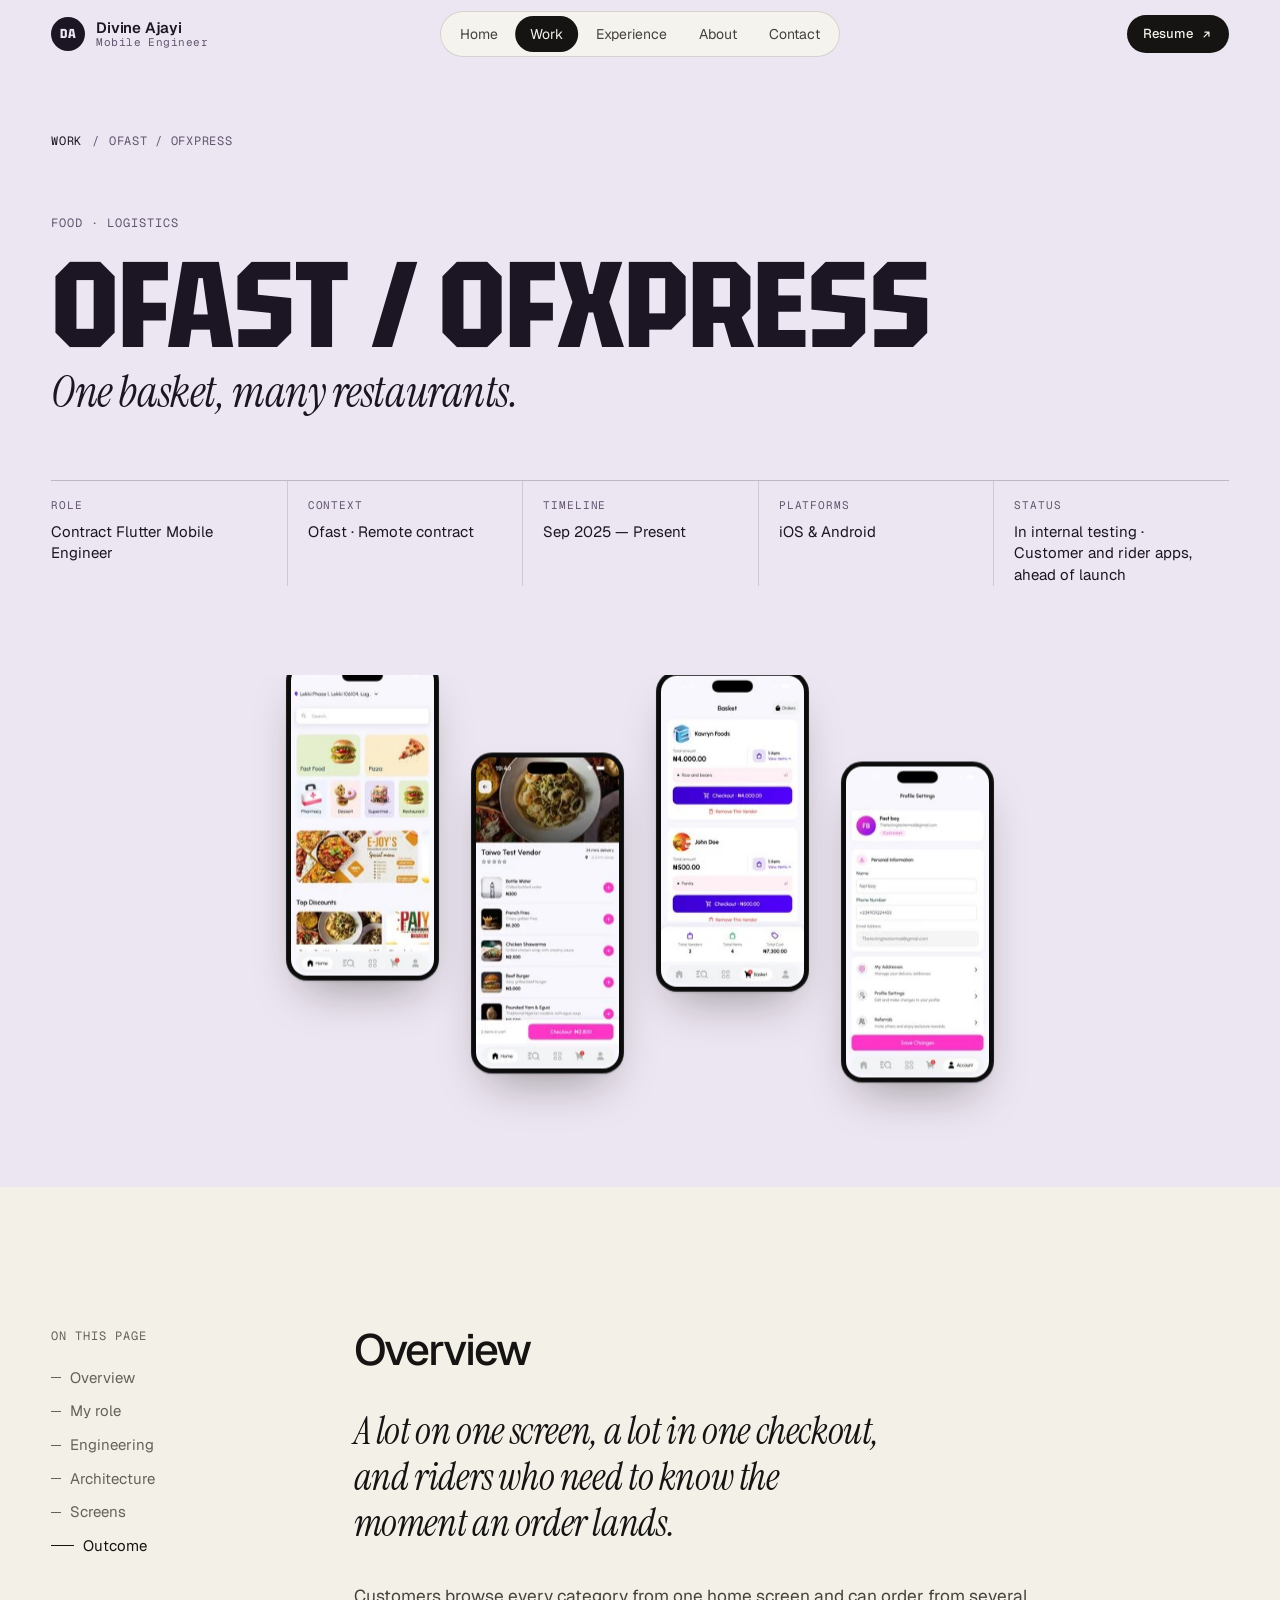
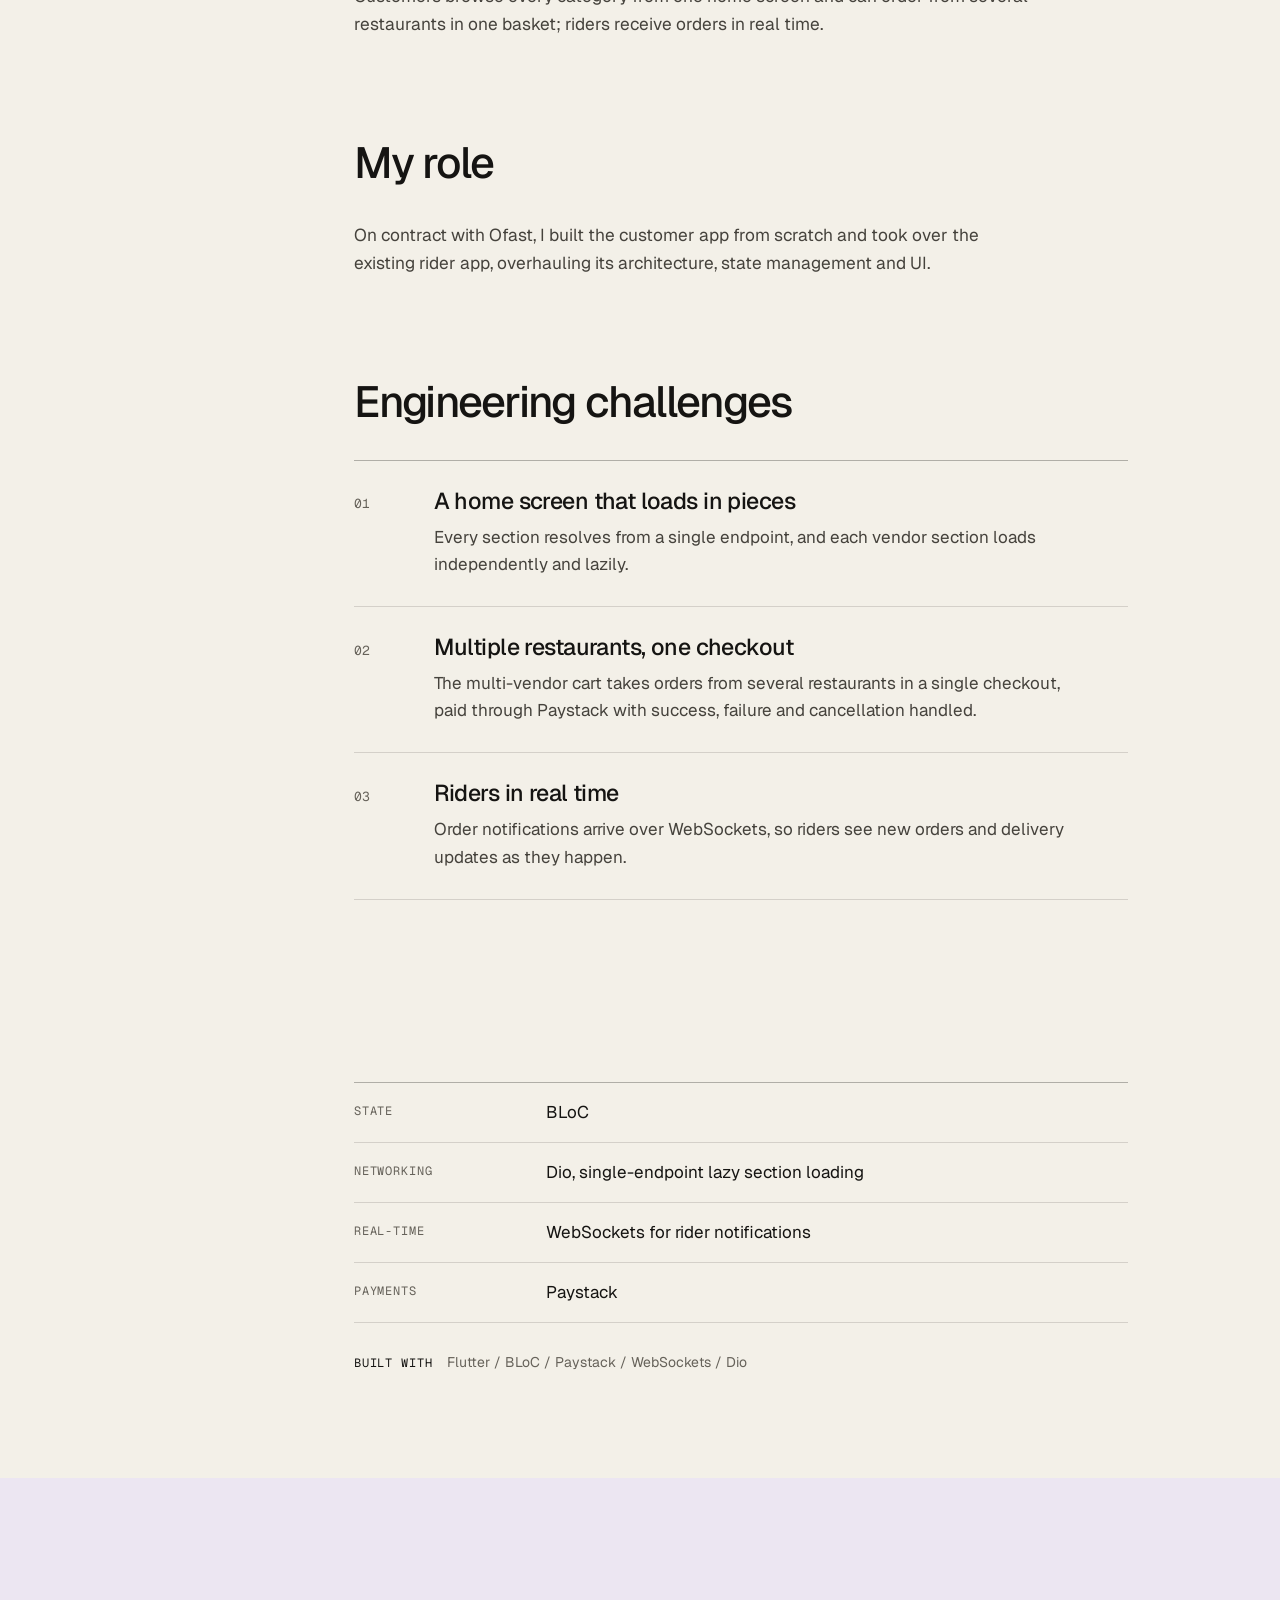
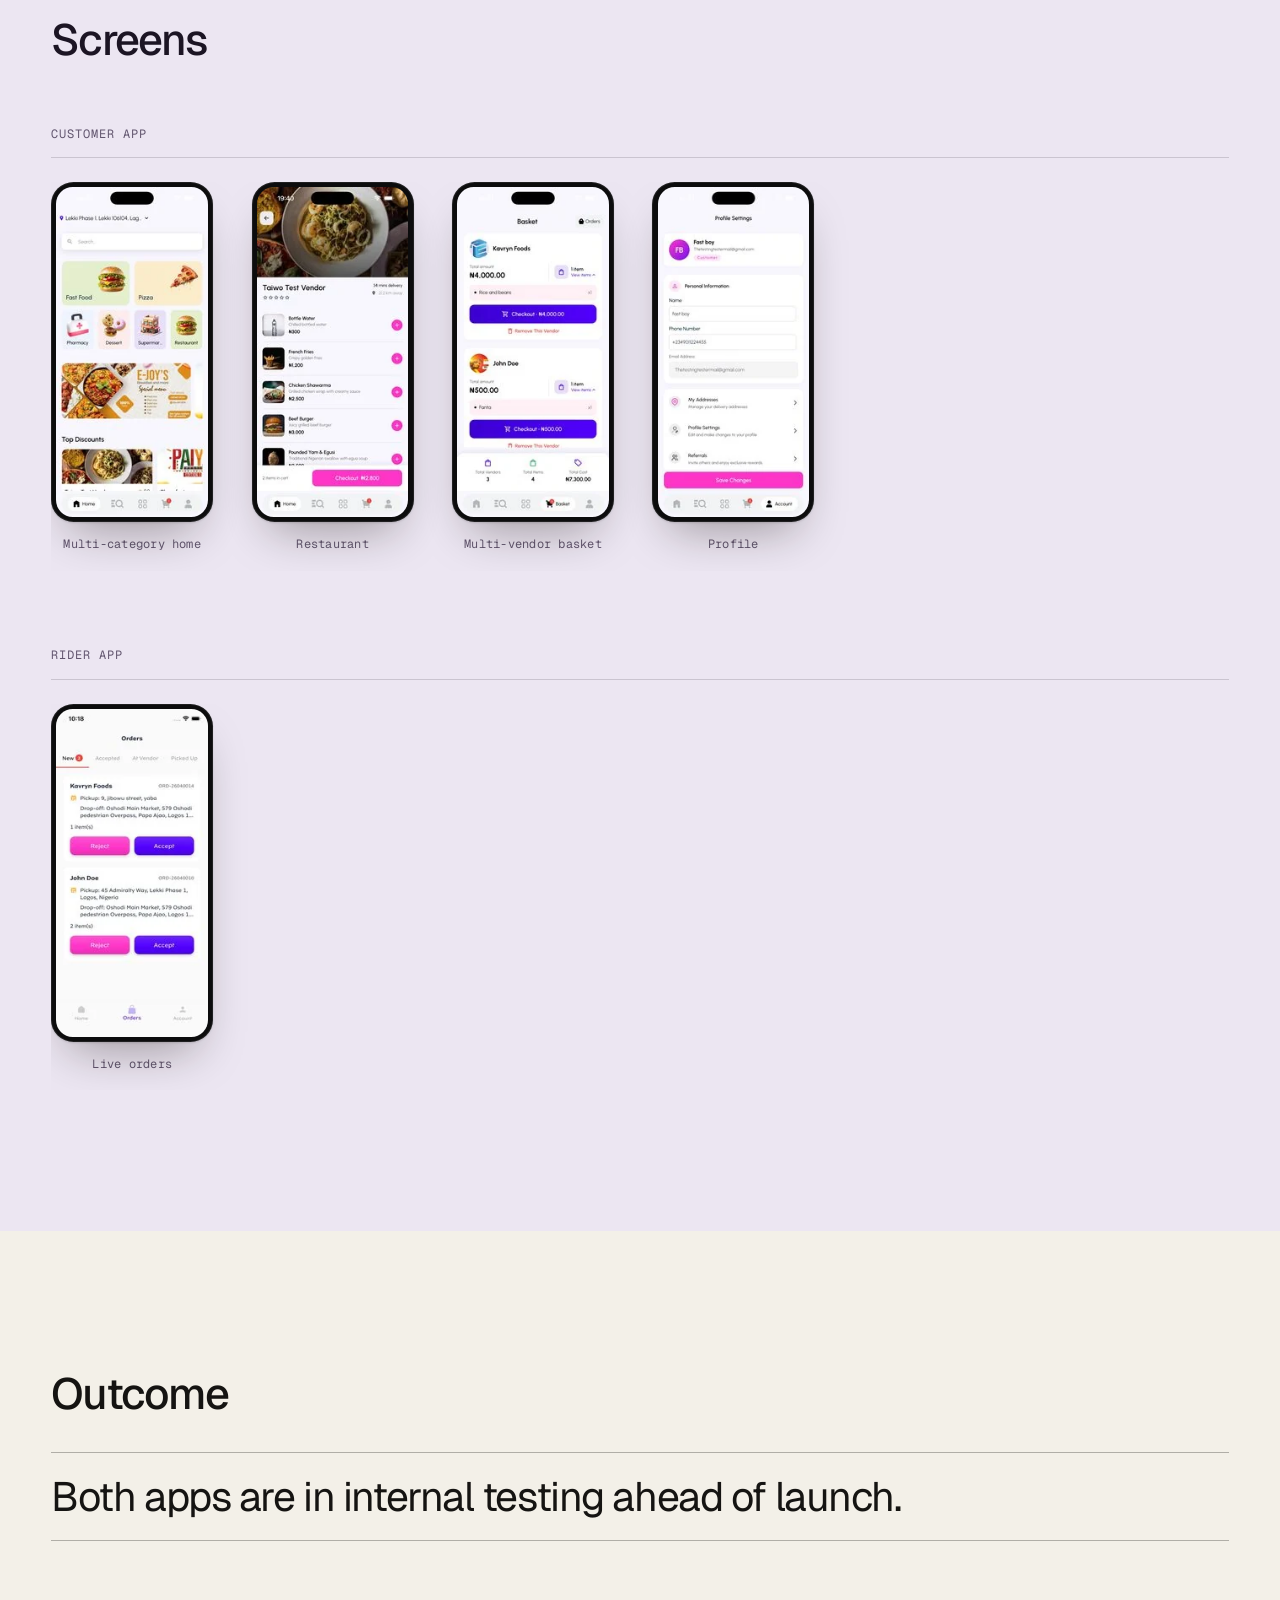
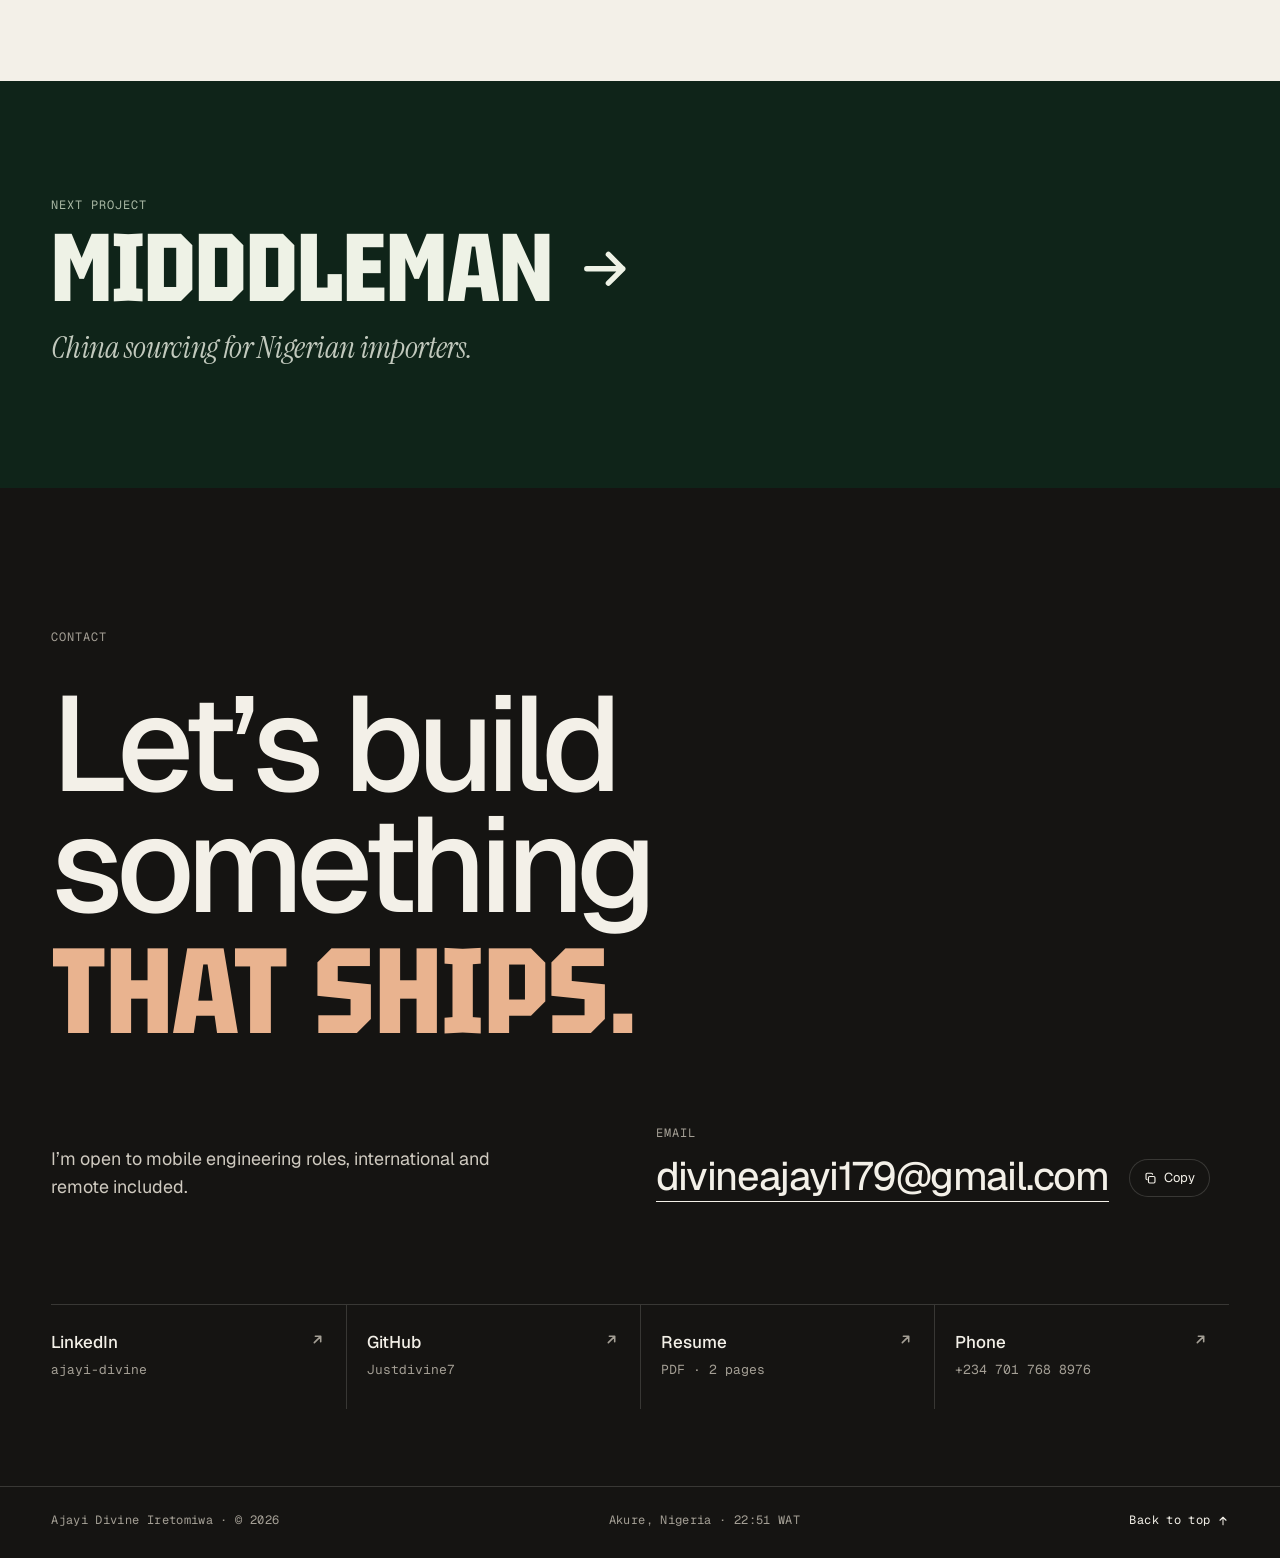
<file: work/ofxpress/index.html>
<!doctype html>
<html lang="en">
<head>
<meta charset="utf-8">
<meta name="viewport" content="width=device-width, initial-scale=1, viewport-fit=cover">
<title>Ofast / Ofxpress — Case study · Divine Ajayi</title>
<meta name="description" content="Ofast / Ofxpress: Food, groceries, pharmacy and logistics in one delivery platform. I built the customer app from scratch and rebuilt the rider app.">
<link rel="canonical" href="https://divine-ajayi.vercel.app/work/ofxpress/">
<meta name="author" content="Divine Ajayi">
<meta name="theme-color" content="#F3F0E8">
<meta property="og:type" content="website">
<meta property="og:site_name" content="Divine Ajayi">
<meta property="og:title" content="Ofast / Ofxpress — Case study · Divine Ajayi">
<meta property="og:description" content="Ofast / Ofxpress: Food, groceries, pharmacy and logistics in one delivery platform. I built the customer app from scratch and rebuilt the rider app.">
<meta property="og:url" content="https://divine-ajayi.vercel.app/work/ofxpress/">
<meta property="og:image" content="https://divine-ajayi.vercel.app/assets/og.png">
<meta property="og:image:width" content="1200">
<meta property="og:image:height" content="630">
<meta name="twitter:card" content="summary_large_image">
<meta name="twitter:title" content="Ofast / Ofxpress — Case study · Divine Ajayi">
<meta name="twitter:description" content="Ofast / Ofxpress: Food, groceries, pharmacy and logistics in one delivery platform. I built the customer app from scratch and rebuilt the rider app.">
<meta name="twitter:image" content="https://divine-ajayi.vercel.app/assets/og.png">
<link rel="icon" href="/assets/favicon.svg" type="image/svg+xml">
<link rel="apple-touch-icon" href="/assets/apple-touch-icon.png">
<link rel="preconnect" href="https://fonts.googleapis.com">
<link rel="preconnect" href="https://fonts.gstatic.com" crossorigin>
<link rel="stylesheet" href="https://fonts.googleapis.com/css2?family=Geist:wght@300..700&family=Geist+Mono:wght@400;500&family=Instrument+Serif:ital@0;1&family=Tektur:wdth,wght@75..100,500..800&display=swap">
<link rel="stylesheet" href="/assets/css/site.css?v=59261c176e">
<script>document.documentElement.classList.add('js')</script>
<script src="/assets/js/site.js?v=59261c176e" defer></script>

</head>
<body class="case-page case-page--light" style="--c-bg:#ECE6F2;--c-fg:#1C1524;--c-muted:#62566F;--c-accent:#6D3FB0;--c-panel:#E0D7EA;--native:180px">
<a class="skip" href="#main">Skip to content</a>
<header class="site-header" data-header>
  <div class="site-header__inner">
    <a class="wordmark" href="/" aria-label="Divine Ajayi, home">
      <span class="wordmark__mark" aria-hidden="true">DA</span>
      <span class="wordmark__text"><span class="wordmark__name">Divine Ajayi</span><span class="wordmark__role">Mobile Engineer</span></span>
    </a>
    <nav class="nav" aria-label="Primary">
      <ul class="nav__list" data-nav><li><a href="/#top" data-nav-link="top">Home</a></li><li><a href="/#work" data-nav-link="work">Work</a></li><li><a href="/#experience" data-nav-link="experience">Experience</a></li><li><a href="/#about" data-nav-link="about">About</a></li><li><a href="/#contact" data-nav-link="contact">Contact</a></li><li class="nav__indicator" aria-hidden="true" data-nav-indicator></li></ul>
    </nav>
    <a class="btn btn--sm btn--ink header__resume" href="/divine-ajayi-cv.pdf" target="_blank" rel="noopener">Resume <svg class="i i--out" viewBox="0 0 16 16" aria-hidden="true"><path d="M5 11 11 5M6 5h5v5" fill="none" stroke="currentColor" stroke-width="1.5" stroke-linecap="round" stroke-linejoin="round"/></svg></a>
    <button class="menu-toggle" type="button" aria-expanded="false" aria-controls="menu" data-menu-toggle>
      <span class="menu-toggle__label">Menu</span><span class="menu-toggle__bars" aria-hidden="true"><span></span><span></span></span>
    </button>
  </div>
</header>
<div class="menu" id="menu" data-menu hidden>
  <nav class="menu__inner" aria-label="Menu">
    <ul class="menu__list"><li style="--i:0"><a href="/#top" data-menu-link><span class="menu__n">01</span>Home</a></li><li style="--i:1"><a href="/#work" data-menu-link><span class="menu__n">02</span>Work</a></li><li style="--i:2"><a href="/#experience" data-menu-link><span class="menu__n">03</span>Experience</a></li><li style="--i:3"><a href="/#about" data-menu-link><span class="menu__n">04</span>About</a></li><li style="--i:4"><a href="/#contact" data-menu-link><span class="menu__n">05</span>Contact</a></li></ul>
    <div class="menu__foot">
      <a class="btn btn--ink" href="/divine-ajayi-cv.pdf" target="_blank" rel="noopener">Resume <svg class="i i--out" viewBox="0 0 16 16" aria-hidden="true"><path d="M5 11 11 5M6 5h5v5" fill="none" stroke="currentColor" stroke-width="1.5" stroke-linecap="round" stroke-linejoin="round"/></svg></a>
      <a class="menu__mail" href="mailto:divineajayi179@gmail.com">divineajayi179@gmail.com</a>
    </div>
  </nav>
</div>
<main id="main" class="case case--ofxpress">
  <section class="case-hero stage" id="top">
    <div class="wrap">
      <nav class="crumbs" aria-label="Breadcrumb"><a href="/#work">Work</a><span aria-hidden="true">/</span><span aria-current="page">Ofast / Ofxpress</span></nav>
      <p class="eyebrow case-hero__cat" data-reveal>Food · Logistics</p>
      <h1 class="case-hero__title"><span style="view-transition-name:t-ofxpress">Ofast / Ofxpress</span></h1>
      <p class="case-hero__tagline" data-reveal>One basket, many restaurants.</p>
      <dl class="case-meta" data-reveal-group>
        <div data-reveal><dt>Role</dt><dd>Contract Flutter Mobile Engineer</dd></div><div data-reveal><dt>Context</dt><dd>Ofast · Remote contract</dd></div><div data-reveal><dt>Timeline</dt><dd>Sep 2025 — Present</dd></div><div data-reveal><dt>Platforms</dt><dd>iOS &amp; Android</dd></div><div data-reveal><dt>Status</dt><dd>In internal testing · Customer and rider apps, ahead of launch</dd></div>
      </dl>
      
    </div>
    <div class="case-hero__visual case-hero__visual--device" role="group" aria-label="Ofast / Ofxpress screens">
      <figure class="shot shot--device ch ch--0" data-parallax="0.04"><div class="shot__frame"><img src="/assets/ofxpress/customer-01-home.webp" alt="Ofxpress multi-category home" width="180" height="391" loading="eager" decoding="sync" fetchpriority="high"></div></figure><figure class="shot shot--device ch ch--1" data-parallax="-0.03"><div class="shot__frame"><img src="/assets/ofxpress/customer-02-restaurant.webp" alt="Ofxpress restaurant page" width="180" height="391" loading="eager" decoding="sync"></div></figure><figure class="shot shot--device ch ch--2" data-parallax="0.06"><div class="shot__frame"><img src="/assets/ofxpress/customer-03-basket.webp" alt="Ofxpress multi-vendor basket" width="180" height="391" loading="eager" decoding="sync"></div></figure><figure class="shot shot--device ch ch--3" data-parallax="-0.05"><div class="shot__frame"><img src="/assets/ofxpress/customer-04-profile.webp" alt="Ofxpress profile" width="180" height="391" loading="eager" decoding="sync"></div></figure>
    </div>
  </section>

  <div class="wrap case-body">
    <aside class="case-toc" aria-label="On this page">
      <p class="label">On this page</p>
      <ol><li><a href="#overview" data-toc-link="overview">Overview</a></li><li><a href="#role" data-toc-link="role">My role</a></li><li><a href="#challenges" data-toc-link="challenges">Engineering</a></li><li><a href="#architecture" data-toc-link="architecture">Architecture</a></li><li><a href="#screens" data-toc-link="screens">Screens</a></li><li><a href="#outcome" data-toc-link="outcome">Outcome</a></li></ol>
    </aside>
    <div class="case-content">
      <section id="overview" class="case-sec">
        <h2 class="case-sec__title" data-reveal>Overview</h2>
        <p class="case-pull" data-reveal>A lot on one screen, a lot in one checkout, and riders who need to know the moment an order lands.</p>
        <div class="case-prose case-prose--after" data-reveal-group><p data-reveal>Customers browse every category from one home screen and can order from several restaurants in one basket; riders receive orders in real time.</p></div>
      </section>
      <section id="role" class="case-sec">
        <h2 class="case-sec__title" data-reveal>My role</h2>
        <div class="case-prose"><p data-reveal>On contract with Ofast, I built the customer app from scratch and took over the existing rider app, overhauling its architecture, state management and UI.</p></div>
      </section>
      <section id="challenges" class="case-sec">
        <h2 class="case-sec__title" data-reveal>Engineering challenges</h2>
        
        <ol class="challenges">
          <li data-reveal><span class="challenges__n">01</span><h3>A home screen that loads in pieces</h3><p>Every section resolves from a single endpoint, and each vendor section loads independently and lazily.</p></li><li data-reveal><span class="challenges__n">02</span><h3>Multiple restaurants, one checkout</h3><p>The multi-vendor cart takes orders from several restaurants in a single checkout, paid through Paystack with success, failure and cancellation handled.</p></li><li data-reveal><span class="challenges__n">03</span><h3>Riders in real time</h3><p>Order notifications arrive over WebSockets, so riders see new orders and delivery updates as they happen.</p></li>
        </ol>
      </section>
      <section id="architecture" class="case-sec">
        <h2 class="case-sec__title" data-reveal>Architecture &amp; integrations</h2>
        <dl class="arch" data-reveal-group><div data-reveal><dt>State</dt><dd>BLoC</dd></div><div data-reveal><dt>Networking</dt><dd>Dio, single-endpoint lazy section loading</dd></div><div data-reveal><dt>Real-time</dt><dd>WebSockets for rider notifications</dd></div><div data-reveal><dt>Payments</dt><dd>Paystack</dd></div></dl>
        <p class="chapter__stack" data-reveal><span class="label">Built with</span> Flutter<span aria-hidden="true"> / </span>BLoC<span aria-hidden="true"> / </span>Paystack<span aria-hidden="true"> / </span>WebSockets<span aria-hidden="true"> / </span>Dio</p>
      </section>
    </div>
  </div>

  <section id="screens" class="case-screens stage" aria-labelledby="screens-title">
    <div class="wrap">
      <h2 class="case-sec__title" id="screens-title" data-reveal>Screens</h2>
      <div class="case-gallery">
        <h3 class="label" data-reveal>Customer app</h3>
        <div class="case-gallery__row case-gallery__row--device" data-reveal-group><div data-reveal><figure class="shot shot--device "><div class="shot__frame"><img src="/assets/ofxpress/customer-01-home.webp" alt="Ofxpress multi-category home" width="180" height="391" loading="lazy" decoding="async"></div><figcaption>Multi-category home</figcaption></figure></div><div data-reveal><figure class="shot shot--device "><div class="shot__frame"><img src="/assets/ofxpress/customer-02-restaurant.webp" alt="Ofxpress restaurant page" width="180" height="391" loading="lazy" decoding="async"></div><figcaption>Restaurant</figcaption></figure></div><div data-reveal><figure class="shot shot--device "><div class="shot__frame"><img src="/assets/ofxpress/customer-03-basket.webp" alt="Ofxpress multi-vendor basket" width="180" height="391" loading="lazy" decoding="async"></div><figcaption>Multi-vendor basket</figcaption></figure></div><div data-reveal><figure class="shot shot--device "><div class="shot__frame"><img src="/assets/ofxpress/customer-04-profile.webp" alt="Ofxpress profile" width="180" height="391" loading="lazy" decoding="async"></div><figcaption>Profile</figcaption></figure></div></div>
      </div><div class="case-gallery">
        <h3 class="label" data-reveal>Rider app</h3>
        <div class="case-gallery__row case-gallery__row--device" data-reveal-group><div data-reveal><figure class="shot shot--device "><div class="shot__frame"><img src="/assets/ofxpress/rider-01-orders.webp" alt="Ofxpress rider orders" width="180" height="389" loading="lazy" decoding="async"></div><figcaption>Live orders</figcaption></figure></div></div>
      </div>
    </div>
  </section>

  <section id="outcome" class="wrap case-outcome" aria-labelledby="outcome-title">
    <h2 class="case-sec__title" id="outcome-title" data-reveal>Outcome</h2>
    <ul class="case-outcome__list" data-reveal-group><li data-reveal>Both apps are in internal testing ahead of launch.</li></ul>
  </section>

  <a class="next-case" href="/work/midddleman/" style="--c-bg:#0F2419;--c-fg:#EEF2E6;--c-muted:#A9B8A4;--c-accent:#B9E35C;--c-panel:#183527">
    <span class="wrap next-case__inner">
      <span class="label">Next project</span>
      <span class="next-case__name">Midddleman <svg class="i i--right" viewBox="0 0 16 16" aria-hidden="true"><path d="M3 8h10M9 4l4 4-4 4" fill="none" stroke="currentColor" stroke-width="1.5" stroke-linecap="round" stroke-linejoin="round"/></svg></span>
      <span class="next-case__tag">China sourcing for Nigerian importers.</span>
    </span>
  </a>
</main>
<section class="contact" id="contact" aria-labelledby="contact-title">
  <div class="wrap">
    <p class="eyebrow eyebrow--light" data-reveal>Contact</p>
    <h2 class="contact__title" id="contact-title" data-split><span class="w"><span style="--i:0">Let’s</span></span> <span class="w"><span style="--i:1">build</span></span> <span class="w"><span style="--i:2">something</span></span> <span class="em-group"><span class="w"><span style="--i:3"><em>that</em></span></span> <span class="w"><span style="--i:4"><em>ships.</em></span></span></span></h2>
    <div class="contact__grid">
      <p class="contact__lede" data-reveal>I’m open to mobile engineering roles, international and remote included.</p>
      <div class="contact__primary" data-reveal>
        <span class="contact__label">Email</span>
        <div class="contact__email">
          <a class="contact__mail" href="mailto:divineajayi179@gmail.com">divineajayi179@gmail.com</a>
          <button class="copy" type="button" data-copy="divineajayi179@gmail.com" aria-label="Copy email address"><svg class="i" viewBox="0 0 16 16" aria-hidden="true"><rect x="5.5" y="5.5" width="8" height="8" rx="1.5" fill="none" stroke="currentColor" stroke-width="1.4"/><path d="M10.5 3.5v-.5A1.5 1.5 0 0 0 9 1.5H4A1.5 1.5 0 0 0 2.5 3v5A1.5 1.5 0 0 0 4 9.5h.5" fill="none" stroke="currentColor" stroke-width="1.4"/></svg><span data-copy-label>Copy</span></button>
        </div>
      </div>
    </div>
    <ul class="contact__links" data-reveal-group>
      <li data-reveal><a href="https://linkedin.com/in/ajayi-divine" target="_blank" rel="noopener"><span class="contact__k">LinkedIn</span><span class="contact__v">ajayi-divine</span><svg class="i i--out" viewBox="0 0 16 16" aria-hidden="true"><path d="M5 11 11 5M6 5h5v5" fill="none" stroke="currentColor" stroke-width="1.5" stroke-linecap="round" stroke-linejoin="round"/></svg></a></li><li data-reveal><a href="https://github.com/Justdivine7" target="_blank" rel="noopener"><span class="contact__k">GitHub</span><span class="contact__v">Justdivine7</span><svg class="i i--out" viewBox="0 0 16 16" aria-hidden="true"><path d="M5 11 11 5M6 5h5v5" fill="none" stroke="currentColor" stroke-width="1.5" stroke-linecap="round" stroke-linejoin="round"/></svg></a></li><li data-reveal><a href="/divine-ajayi-cv.pdf"><span class="contact__k">Resume</span><span class="contact__v">PDF · 2 pages</span><svg class="i i--out" viewBox="0 0 16 16" aria-hidden="true"><path d="M5 11 11 5M6 5h5v5" fill="none" stroke="currentColor" stroke-width="1.5" stroke-linecap="round" stroke-linejoin="round"/></svg></a></li><li data-reveal><a href="tel:+2347017688976"><span class="contact__k">Phone</span><span class="contact__v">+234 701 768 8976</span><svg class="i i--out" viewBox="0 0 16 16" aria-hidden="true"><path d="M5 11 11 5M6 5h5v5" fill="none" stroke="currentColor" stroke-width="1.5" stroke-linecap="round" stroke-linejoin="round"/></svg></a></li>
    </ul>
  </div>
  <footer class="footer wrap">
    <span>Ajayi Divine Iretomiwa · © 2026</span>
    <span>Akure, Nigeria · <span data-clock>WAT</span></span>
    <a href="#top" class="footer__top">Back to top <svg class="i i--right" viewBox="0 0 16 16" aria-hidden="true"><path d="M3 8h10M9 4l4 4-4 4" fill="none" stroke="currentColor" stroke-width="1.5" stroke-linecap="round" stroke-linejoin="round"/></svg></a>
  </footer>
</section>
</body>
</html>
</file>
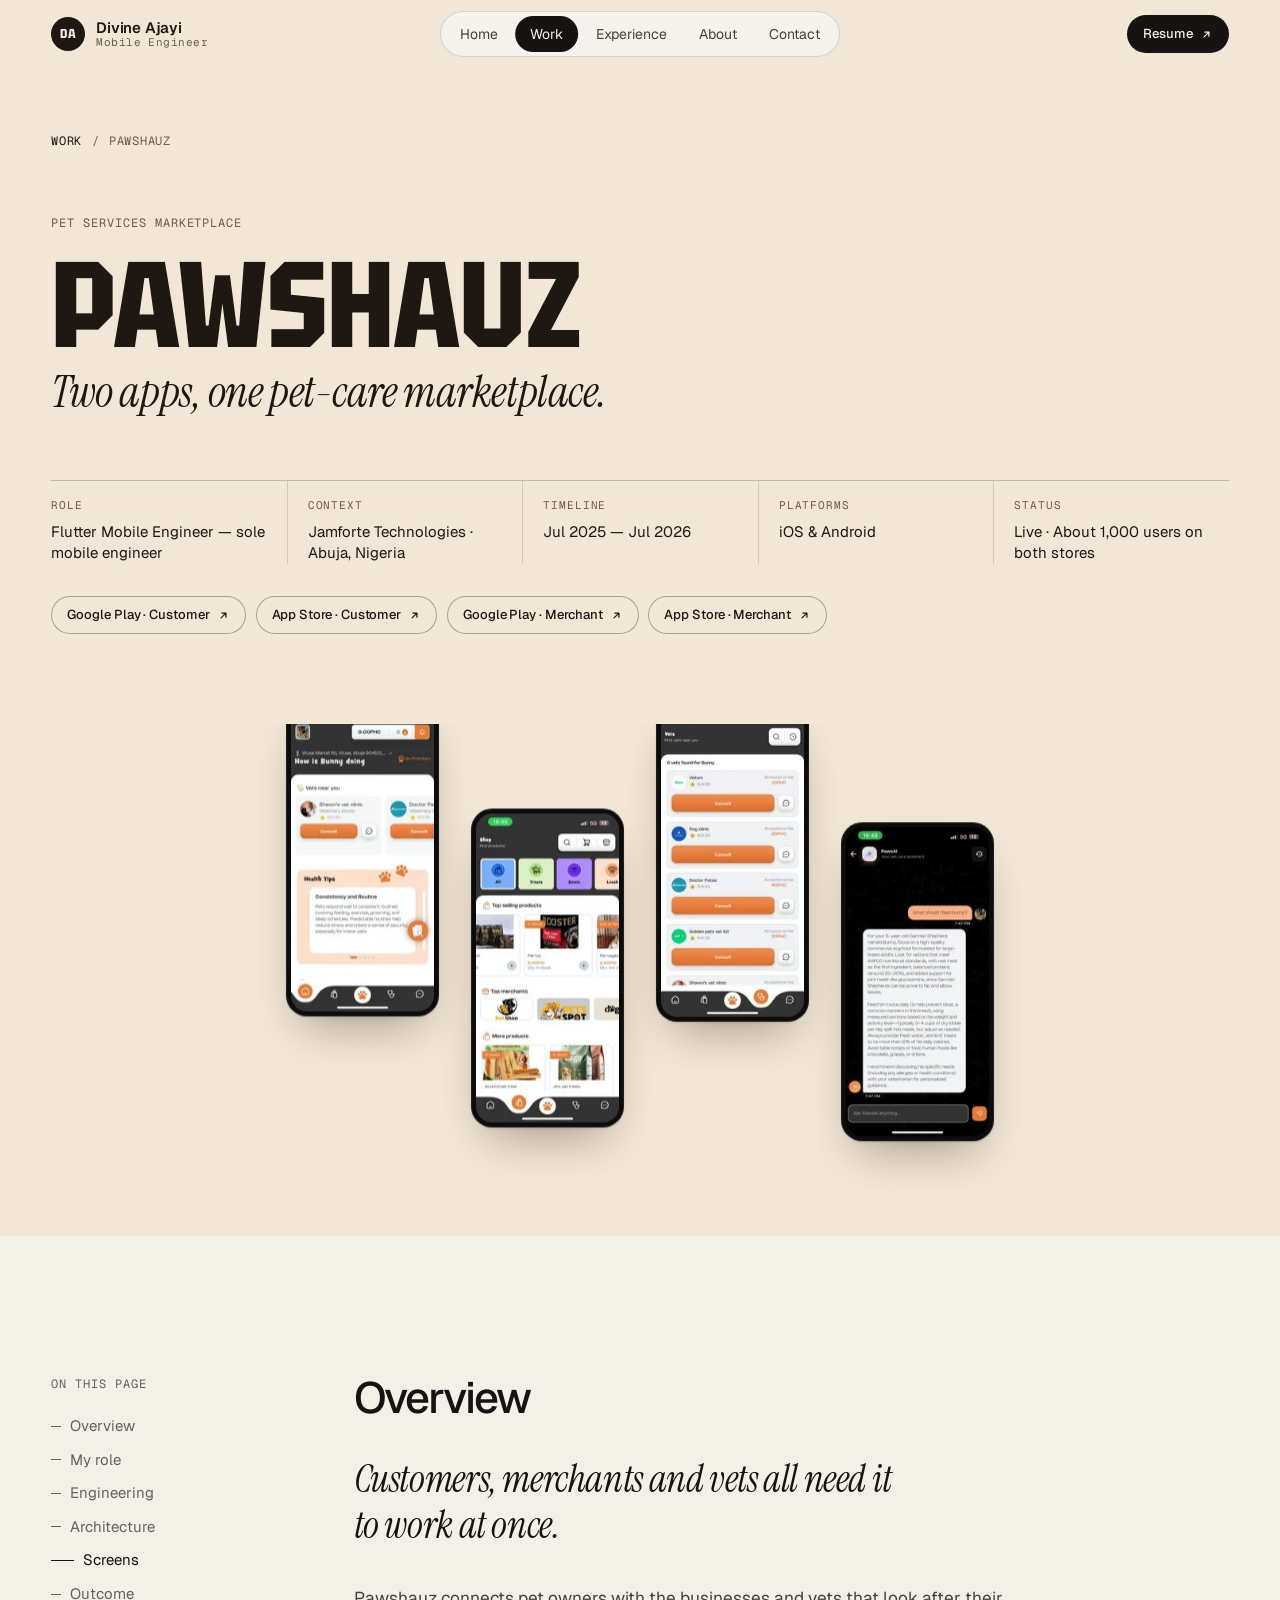
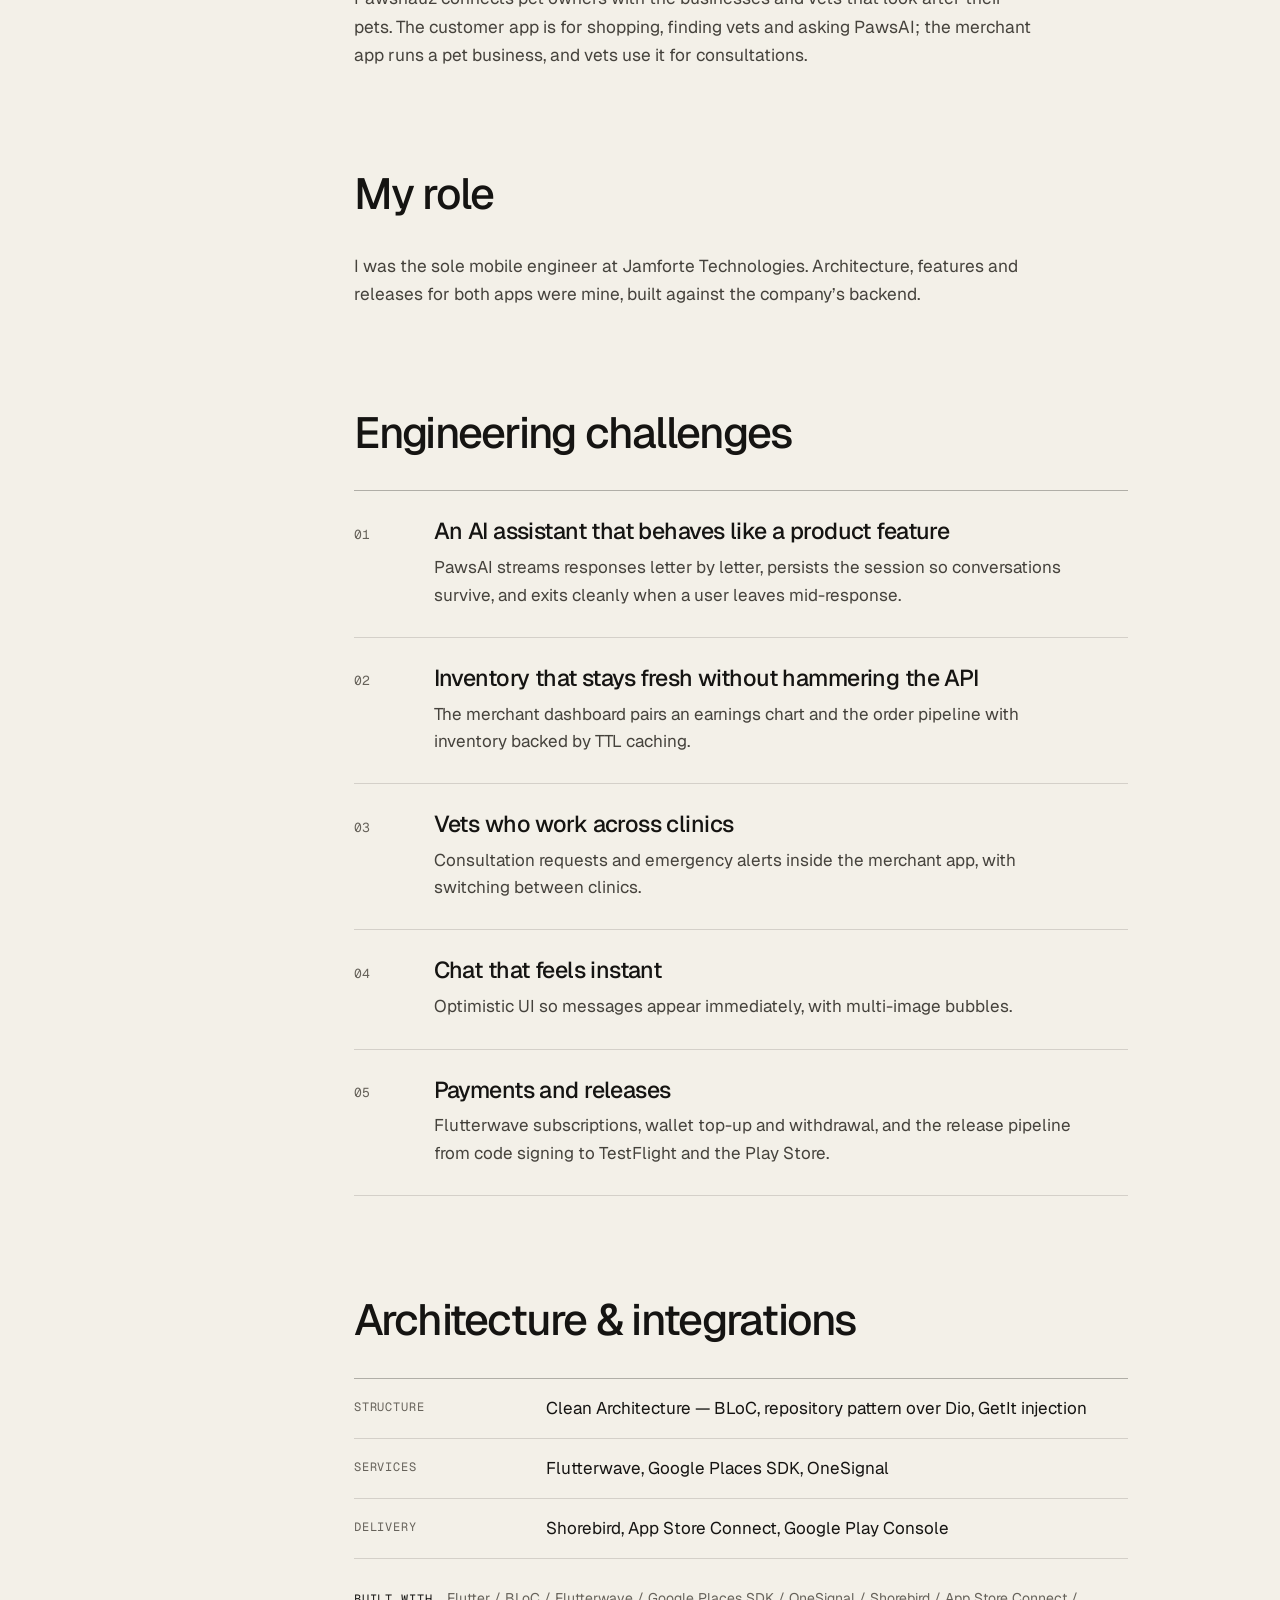
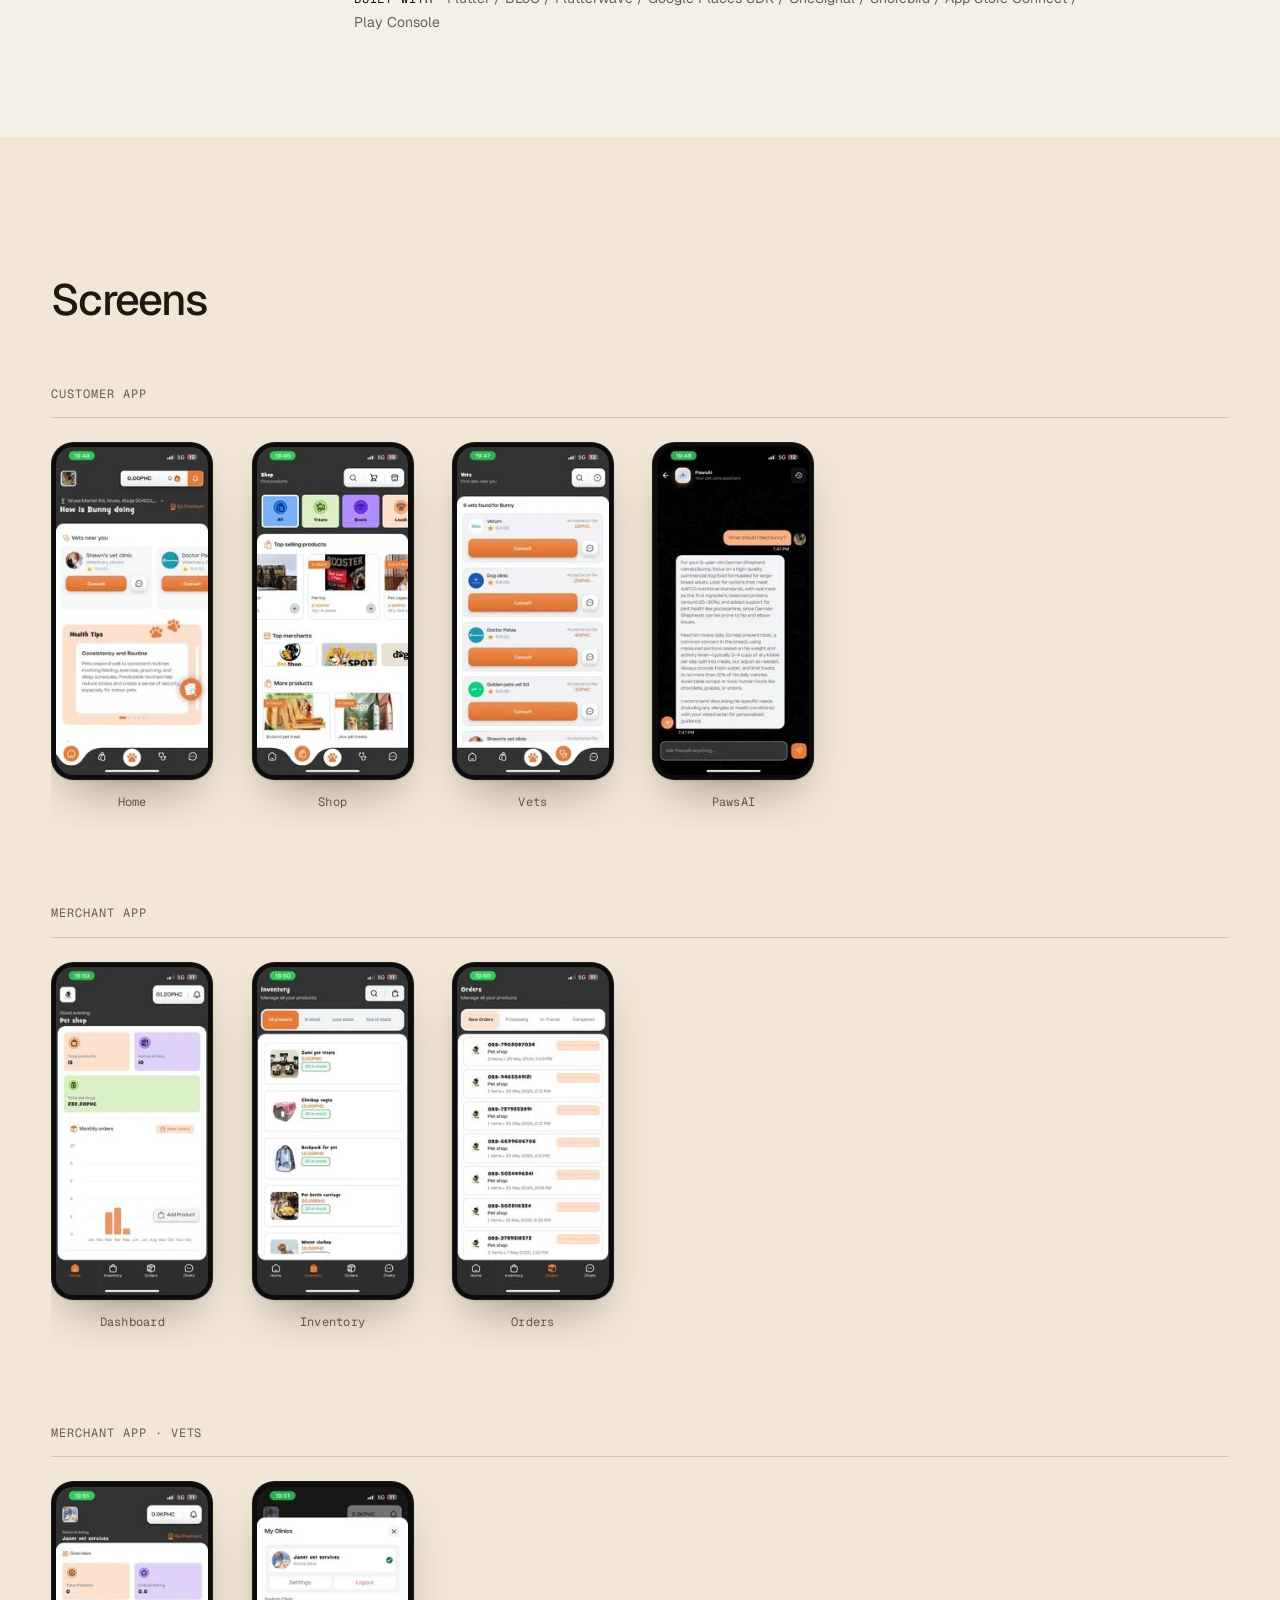
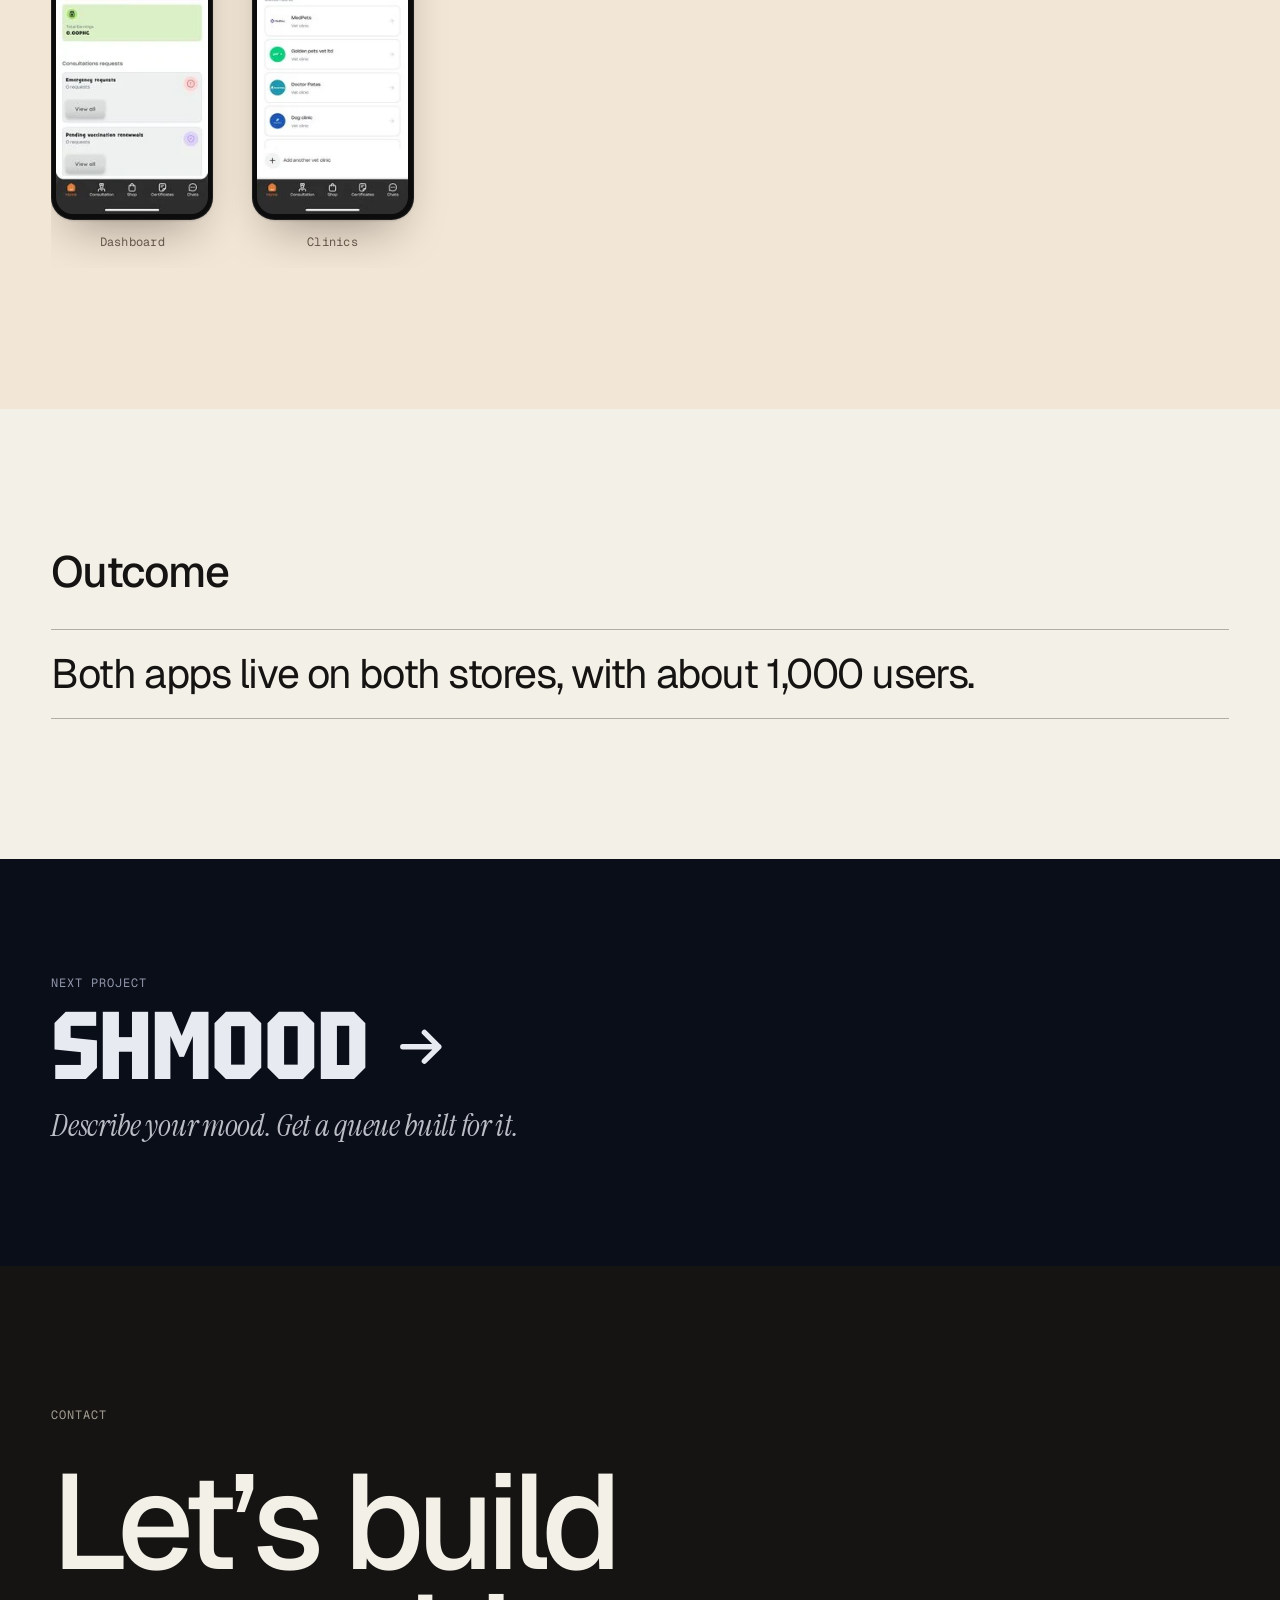
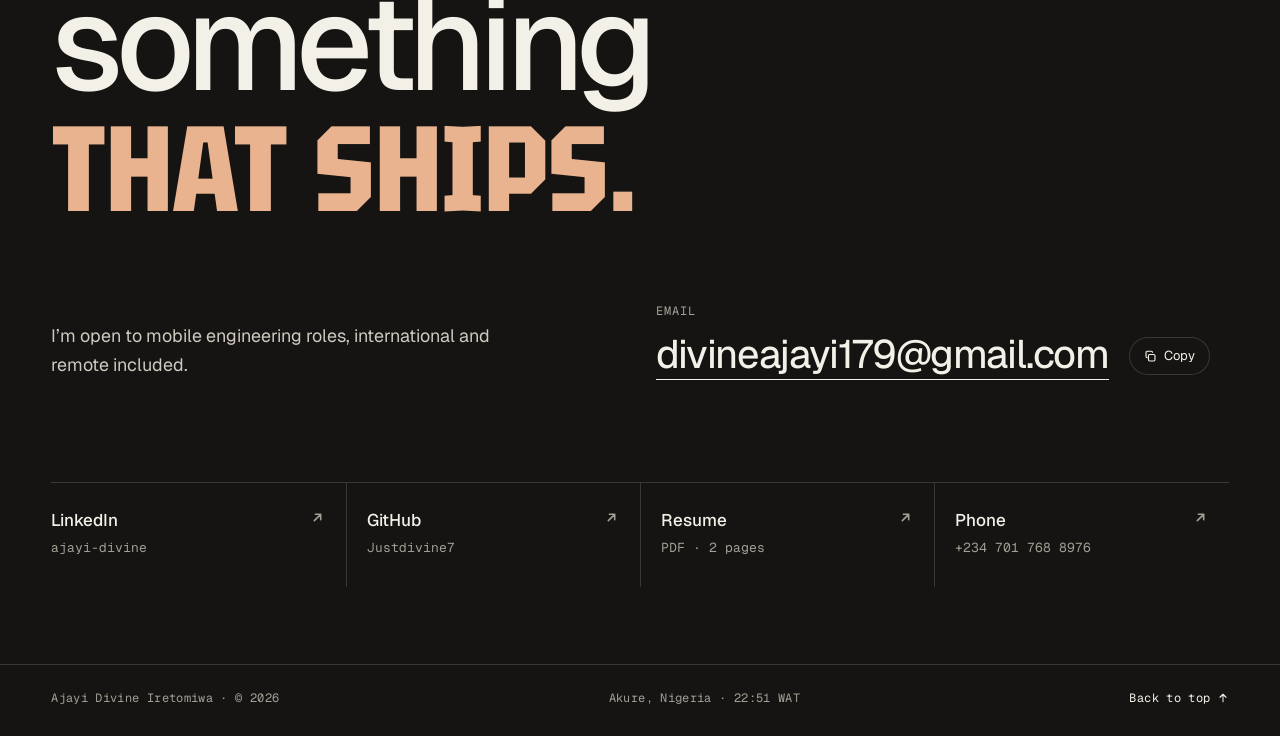
<file: work/pawshauz/index.html>
<!doctype html>
<html lang="en">
<head>
<meta charset="utf-8">
<meta name="viewport" content="width=device-width, initial-scale=1, viewport-fit=cover">
<title>Pawshauz — Case study · Divine Ajayi</title>
<meta name="description" content="Pawshauz: A customer app for pet owners and a merchant app that vets use too. I built both from scratch as the sole mobile engineer.">
<link rel="canonical" href="https://divine-ajayi.vercel.app/work/pawshauz/">
<meta name="author" content="Divine Ajayi">
<meta name="theme-color" content="#F3F0E8">
<meta property="og:type" content="website">
<meta property="og:site_name" content="Divine Ajayi">
<meta property="og:title" content="Pawshauz — Case study · Divine Ajayi">
<meta property="og:description" content="Pawshauz: A customer app for pet owners and a merchant app that vets use too. I built both from scratch as the sole mobile engineer.">
<meta property="og:url" content="https://divine-ajayi.vercel.app/work/pawshauz/">
<meta property="og:image" content="https://divine-ajayi.vercel.app/assets/og.png">
<meta property="og:image:width" content="1200">
<meta property="og:image:height" content="630">
<meta name="twitter:card" content="summary_large_image">
<meta name="twitter:title" content="Pawshauz — Case study · Divine Ajayi">
<meta name="twitter:description" content="Pawshauz: A customer app for pet owners and a merchant app that vets use too. I built both from scratch as the sole mobile engineer.">
<meta name="twitter:image" content="https://divine-ajayi.vercel.app/assets/og.png">
<link rel="icon" href="/assets/favicon.svg" type="image/svg+xml">
<link rel="apple-touch-icon" href="/assets/apple-touch-icon.png">
<link rel="preconnect" href="https://fonts.googleapis.com">
<link rel="preconnect" href="https://fonts.gstatic.com" crossorigin>
<link rel="stylesheet" href="https://fonts.googleapis.com/css2?family=Geist:wght@300..700&family=Geist+Mono:wght@400;500&family=Instrument+Serif:ital@0;1&family=Tektur:wdth,wght@75..100,500..800&display=swap">
<link rel="stylesheet" href="/assets/css/site.css?v=59261c176e">
<script>document.documentElement.classList.add('js')</script>
<script src="/assets/js/site.js?v=59261c176e" defer></script>

</head>
<body class="case-page case-page--light" style="--c-bg:#F2E6D6;--c-fg:#1E1712;--c-muted:#6C5D50;--c-accent:#D9581E;--c-panel:#E8D7C2;--native:180px">
<a class="skip" href="#main">Skip to content</a>
<header class="site-header" data-header>
  <div class="site-header__inner">
    <a class="wordmark" href="/" aria-label="Divine Ajayi, home">
      <span class="wordmark__mark" aria-hidden="true">DA</span>
      <span class="wordmark__text"><span class="wordmark__name">Divine Ajayi</span><span class="wordmark__role">Mobile Engineer</span></span>
    </a>
    <nav class="nav" aria-label="Primary">
      <ul class="nav__list" data-nav><li><a href="/#top" data-nav-link="top">Home</a></li><li><a href="/#work" data-nav-link="work">Work</a></li><li><a href="/#experience" data-nav-link="experience">Experience</a></li><li><a href="/#about" data-nav-link="about">About</a></li><li><a href="/#contact" data-nav-link="contact">Contact</a></li><li class="nav__indicator" aria-hidden="true" data-nav-indicator></li></ul>
    </nav>
    <a class="btn btn--sm btn--ink header__resume" href="/divine-ajayi-cv.pdf" target="_blank" rel="noopener">Resume <svg class="i i--out" viewBox="0 0 16 16" aria-hidden="true"><path d="M5 11 11 5M6 5h5v5" fill="none" stroke="currentColor" stroke-width="1.5" stroke-linecap="round" stroke-linejoin="round"/></svg></a>
    <button class="menu-toggle" type="button" aria-expanded="false" aria-controls="menu" data-menu-toggle>
      <span class="menu-toggle__label">Menu</span><span class="menu-toggle__bars" aria-hidden="true"><span></span><span></span></span>
    </button>
  </div>
</header>
<div class="menu" id="menu" data-menu hidden>
  <nav class="menu__inner" aria-label="Menu">
    <ul class="menu__list"><li style="--i:0"><a href="/#top" data-menu-link><span class="menu__n">01</span>Home</a></li><li style="--i:1"><a href="/#work" data-menu-link><span class="menu__n">02</span>Work</a></li><li style="--i:2"><a href="/#experience" data-menu-link><span class="menu__n">03</span>Experience</a></li><li style="--i:3"><a href="/#about" data-menu-link><span class="menu__n">04</span>About</a></li><li style="--i:4"><a href="/#contact" data-menu-link><span class="menu__n">05</span>Contact</a></li></ul>
    <div class="menu__foot">
      <a class="btn btn--ink" href="/divine-ajayi-cv.pdf" target="_blank" rel="noopener">Resume <svg class="i i--out" viewBox="0 0 16 16" aria-hidden="true"><path d="M5 11 11 5M6 5h5v5" fill="none" stroke="currentColor" stroke-width="1.5" stroke-linecap="round" stroke-linejoin="round"/></svg></a>
      <a class="menu__mail" href="mailto:divineajayi179@gmail.com">divineajayi179@gmail.com</a>
    </div>
  </nav>
</div>
<main id="main" class="case case--pawshauz">
  <section class="case-hero stage" id="top">
    <div class="wrap">
      <nav class="crumbs" aria-label="Breadcrumb"><a href="/#work">Work</a><span aria-hidden="true">/</span><span aria-current="page">Pawshauz</span></nav>
      <p class="eyebrow case-hero__cat" data-reveal>Pet services marketplace</p>
      <h1 class="case-hero__title"><span style="view-transition-name:t-pawshauz">Pawshauz</span></h1>
      <p class="case-hero__tagline" data-reveal>Two apps, one pet-care marketplace.</p>
      <dl class="case-meta" data-reveal-group>
        <div data-reveal><dt>Role</dt><dd>Flutter Mobile Engineer — sole mobile engineer</dd></div><div data-reveal><dt>Context</dt><dd>Jamforte Technologies · Abuja, Nigeria</dd></div><div data-reveal><dt>Timeline</dt><dd>Jul 2025 — Jul 2026</dd></div><div data-reveal><dt>Platforms</dt><dd>iOS &amp; Android</dd></div><div data-reveal><dt>Status</dt><dd>Live · About 1,000 users on both stores</dd></div>
      </dl>
      <div class="case-links" data-reveal><a class="btn btn--sm btn--onstage" href="https://play.google.com/store/apps/details?id=com.pawshauz.app" target="_blank" rel="noopener">Google Play · Customer <svg class="i i--out" viewBox="0 0 16 16" aria-hidden="true"><path d="M5 11 11 5M6 5h5v5" fill="none" stroke="currentColor" stroke-width="1.5" stroke-linecap="round" stroke-linejoin="round"/></svg></a><a class="btn btn--sm btn--onstage" href="https://apps.apple.com/ng/app/pawshauz/id6768559120" target="_blank" rel="noopener">App Store · Customer <svg class="i i--out" viewBox="0 0 16 16" aria-hidden="true"><path d="M5 11 11 5M6 5h5v5" fill="none" stroke="currentColor" stroke-width="1.5" stroke-linecap="round" stroke-linejoin="round"/></svg></a><a class="btn btn--sm btn--onstage" href="https://play.google.com/store/apps/details?id=com.pawshauz.business" target="_blank" rel="noopener">Google Play · Merchant <svg class="i i--out" viewBox="0 0 16 16" aria-hidden="true"><path d="M5 11 11 5M6 5h5v5" fill="none" stroke="currentColor" stroke-width="1.5" stroke-linecap="round" stroke-linejoin="round"/></svg></a><a class="btn btn--sm btn--onstage" href="https://apps.apple.com/ng/app/pawshauz-business/id6768560243" target="_blank" rel="noopener">App Store · Merchant <svg class="i i--out" viewBox="0 0 16 16" aria-hidden="true"><path d="M5 11 11 5M6 5h5v5" fill="none" stroke="currentColor" stroke-width="1.5" stroke-linecap="round" stroke-linejoin="round"/></svg></a></div>
    </div>
    <div class="case-hero__visual case-hero__visual--device" role="group" aria-label="Pawshauz screens">
      <figure class="shot shot--device ch ch--0" data-parallax="0.04"><div class="shot__frame"><img src="/assets/pawshauz/customer-01-home.webp" alt="Pawshauz customer home" width="180" height="389" loading="eager" decoding="sync" fetchpriority="high"></div></figure><figure class="shot shot--device ch ch--1" data-parallax="-0.03"><div class="shot__frame"><img src="/assets/pawshauz/customer-02-shop.webp" alt="Pawshauz shop" width="180" height="389" loading="eager" decoding="sync"></div></figure><figure class="shot shot--device ch ch--2" data-parallax="0.06"><div class="shot__frame"><img src="/assets/pawshauz/customer-03-vets.webp" alt="Pawshauz vets near you" width="180" height="389" loading="eager" decoding="sync"></div></figure><figure class="shot shot--device ch ch--3" data-parallax="-0.05"><div class="shot__frame"><img src="/assets/pawshauz/customer-04-pawsai.webp" alt="PawsAI chat answering a pet-care question" width="180" height="389" loading="eager" decoding="sync"></div></figure>
    </div>
  </section>

  <div class="wrap case-body">
    <aside class="case-toc" aria-label="On this page">
      <p class="label">On this page</p>
      <ol><li><a href="#overview" data-toc-link="overview">Overview</a></li><li><a href="#role" data-toc-link="role">My role</a></li><li><a href="#challenges" data-toc-link="challenges">Engineering</a></li><li><a href="#architecture" data-toc-link="architecture">Architecture</a></li><li><a href="#screens" data-toc-link="screens">Screens</a></li><li><a href="#outcome" data-toc-link="outcome">Outcome</a></li></ol>
    </aside>
    <div class="case-content">
      <section id="overview" class="case-sec">
        <h2 class="case-sec__title" data-reveal>Overview</h2>
        <p class="case-pull" data-reveal>Customers, merchants and vets all need it to work at once.</p>
        <div class="case-prose case-prose--after" data-reveal-group><p data-reveal>Pawshauz connects pet owners with the businesses and vets that look after their pets. The customer app is for shopping, finding vets and asking PawsAI; the merchant app runs a pet business, and vets use it for consultations.</p></div>
      </section>
      <section id="role" class="case-sec">
        <h2 class="case-sec__title" data-reveal>My role</h2>
        <div class="case-prose"><p data-reveal>I was the sole mobile engineer at Jamforte Technologies. Architecture, features and releases for both apps were mine, built against the company’s backend.</p></div>
      </section>
      <section id="challenges" class="case-sec">
        <h2 class="case-sec__title" data-reveal>Engineering challenges</h2>
        
        <ol class="challenges">
          <li data-reveal><span class="challenges__n">01</span><h3>An AI assistant that behaves like a product feature</h3><p>PawsAI streams responses letter by letter, persists the session so conversations survive, and exits cleanly when a user leaves mid-response.</p></li><li data-reveal><span class="challenges__n">02</span><h3>Inventory that stays fresh without hammering the API</h3><p>The merchant dashboard pairs an earnings chart and the order pipeline with inventory backed by TTL caching.</p></li><li data-reveal><span class="challenges__n">03</span><h3>Vets who work across clinics</h3><p>Consultation requests and emergency alerts inside the merchant app, with switching between clinics.</p></li><li data-reveal><span class="challenges__n">04</span><h3>Chat that feels instant</h3><p>Optimistic UI so messages appear immediately, with multi-image bubbles.</p></li><li data-reveal><span class="challenges__n">05</span><h3>Payments and releases</h3><p>Flutterwave subscriptions, wallet top-up and withdrawal, and the release pipeline from code signing to TestFlight and the Play Store.</p></li>
        </ol>
      </section>
      <section id="architecture" class="case-sec">
        <h2 class="case-sec__title" data-reveal>Architecture &amp; integrations</h2>
        <dl class="arch" data-reveal-group><div data-reveal><dt>Structure</dt><dd>Clean Architecture — BLoC, repository pattern over Dio, GetIt injection</dd></div><div data-reveal><dt>Services</dt><dd>Flutterwave, Google Places SDK, OneSignal</dd></div><div data-reveal><dt>Delivery</dt><dd>Shorebird, App Store Connect, Google Play Console</dd></div></dl>
        <p class="chapter__stack" data-reveal><span class="label">Built with</span> Flutter<span aria-hidden="true"> / </span>BLoC<span aria-hidden="true"> / </span>Flutterwave<span aria-hidden="true"> / </span>Google Places SDK<span aria-hidden="true"> / </span>OneSignal<span aria-hidden="true"> / </span>Shorebird<span aria-hidden="true"> / </span>App Store Connect<span aria-hidden="true"> / </span>Play Console</p>
      </section>
    </div>
  </div>

  <section id="screens" class="case-screens stage" aria-labelledby="screens-title">
    <div class="wrap">
      <h2 class="case-sec__title" id="screens-title" data-reveal>Screens</h2>
      <div class="case-gallery">
        <h3 class="label" data-reveal>Customer app</h3>
        <div class="case-gallery__row case-gallery__row--device" data-reveal-group><div data-reveal><figure class="shot shot--device "><div class="shot__frame"><img src="/assets/pawshauz/customer-01-home.webp" alt="Pawshauz customer home" width="180" height="389" loading="lazy" decoding="async"></div><figcaption>Home</figcaption></figure></div><div data-reveal><figure class="shot shot--device "><div class="shot__frame"><img src="/assets/pawshauz/customer-02-shop.webp" alt="Pawshauz shop" width="180" height="389" loading="lazy" decoding="async"></div><figcaption>Shop</figcaption></figure></div><div data-reveal><figure class="shot shot--device "><div class="shot__frame"><img src="/assets/pawshauz/customer-03-vets.webp" alt="Pawshauz vets near you" width="180" height="389" loading="lazy" decoding="async"></div><figcaption>Vets</figcaption></figure></div><div data-reveal><figure class="shot shot--device "><div class="shot__frame"><img src="/assets/pawshauz/customer-04-pawsai.webp" alt="PawsAI chat answering a pet-care question" width="180" height="389" loading="lazy" decoding="async"></div><figcaption>PawsAI</figcaption></figure></div></div>
      </div><div class="case-gallery">
        <h3 class="label" data-reveal>Merchant app</h3>
        <div class="case-gallery__row case-gallery__row--device" data-reveal-group><div data-reveal><figure class="shot shot--device "><div class="shot__frame"><img src="/assets/pawshauz/merchant-01-home.webp" alt="Merchant dashboard with products, orders and earnings chart" width="180" height="389" loading="lazy" decoding="async"></div><figcaption>Dashboard</figcaption></figure></div><div data-reveal><figure class="shot shot--device "><div class="shot__frame"><img src="/assets/pawshauz/merchant-02-inventory.webp" alt="Merchant inventory" width="180" height="389" loading="lazy" decoding="async"></div><figcaption>Inventory</figcaption></figure></div><div data-reveal><figure class="shot shot--device "><div class="shot__frame"><img src="/assets/pawshauz/merchant-03-orders.webp" alt="Merchant orders" width="180" height="389" loading="lazy" decoding="async"></div><figcaption>Orders</figcaption></figure></div></div>
      </div><div class="case-gallery">
        <h3 class="label" data-reveal>Merchant app · Vets</h3>
        <div class="case-gallery__row case-gallery__row--device" data-reveal-group><div data-reveal><figure class="shot shot--device "><div class="shot__frame"><img src="/assets/pawshauz/vet-01-dashboard.webp" alt="Vet dashboard" width="180" height="389" loading="lazy" decoding="async"></div><figcaption>Dashboard</figcaption></figure></div><div data-reveal><figure class="shot shot--device "><div class="shot__frame"><img src="/assets/pawshauz/vet-02-clinics.webp" alt="Vet clinic switching" width="180" height="389" loading="lazy" decoding="async"></div><figcaption>Clinics</figcaption></figure></div></div>
      </div>
    </div>
  </section>

  <section id="outcome" class="wrap case-outcome" aria-labelledby="outcome-title">
    <h2 class="case-sec__title" id="outcome-title" data-reveal>Outcome</h2>
    <ul class="case-outcome__list" data-reveal-group><li data-reveal>Both apps live on both stores, with about 1,000 users.</li></ul>
  </section>

  <a class="next-case" href="/work/shmood/" style="--c-bg:#0A0E18;--c-fg:#E8EAF2;--c-muted:#9298AE;--c-accent:#9DB0FF;--c-panel:#131A2B">
    <span class="wrap next-case__inner">
      <span class="label">Next project</span>
      <span class="next-case__name">Shmood <svg class="i i--right" viewBox="0 0 16 16" aria-hidden="true"><path d="M3 8h10M9 4l4 4-4 4" fill="none" stroke="currentColor" stroke-width="1.5" stroke-linecap="round" stroke-linejoin="round"/></svg></span>
      <span class="next-case__tag">Describe your mood. Get a queue built for it.</span>
    </span>
  </a>
</main>
<section class="contact" id="contact" aria-labelledby="contact-title">
  <div class="wrap">
    <p class="eyebrow eyebrow--light" data-reveal>Contact</p>
    <h2 class="contact__title" id="contact-title" data-split><span class="w"><span style="--i:0">Let’s</span></span> <span class="w"><span style="--i:1">build</span></span> <span class="w"><span style="--i:2">something</span></span> <span class="em-group"><span class="w"><span style="--i:3"><em>that</em></span></span> <span class="w"><span style="--i:4"><em>ships.</em></span></span></span></h2>
    <div class="contact__grid">
      <p class="contact__lede" data-reveal>I’m open to mobile engineering roles, international and remote included.</p>
      <div class="contact__primary" data-reveal>
        <span class="contact__label">Email</span>
        <div class="contact__email">
          <a class="contact__mail" href="mailto:divineajayi179@gmail.com">divineajayi179@gmail.com</a>
          <button class="copy" type="button" data-copy="divineajayi179@gmail.com" aria-label="Copy email address"><svg class="i" viewBox="0 0 16 16" aria-hidden="true"><rect x="5.5" y="5.5" width="8" height="8" rx="1.5" fill="none" stroke="currentColor" stroke-width="1.4"/><path d="M10.5 3.5v-.5A1.5 1.5 0 0 0 9 1.5H4A1.5 1.5 0 0 0 2.5 3v5A1.5 1.5 0 0 0 4 9.5h.5" fill="none" stroke="currentColor" stroke-width="1.4"/></svg><span data-copy-label>Copy</span></button>
        </div>
      </div>
    </div>
    <ul class="contact__links" data-reveal-group>
      <li data-reveal><a href="https://linkedin.com/in/ajayi-divine" target="_blank" rel="noopener"><span class="contact__k">LinkedIn</span><span class="contact__v">ajayi-divine</span><svg class="i i--out" viewBox="0 0 16 16" aria-hidden="true"><path d="M5 11 11 5M6 5h5v5" fill="none" stroke="currentColor" stroke-width="1.5" stroke-linecap="round" stroke-linejoin="round"/></svg></a></li><li data-reveal><a href="https://github.com/Justdivine7" target="_blank" rel="noopener"><span class="contact__k">GitHub</span><span class="contact__v">Justdivine7</span><svg class="i i--out" viewBox="0 0 16 16" aria-hidden="true"><path d="M5 11 11 5M6 5h5v5" fill="none" stroke="currentColor" stroke-width="1.5" stroke-linecap="round" stroke-linejoin="round"/></svg></a></li><li data-reveal><a href="/divine-ajayi-cv.pdf"><span class="contact__k">Resume</span><span class="contact__v">PDF · 2 pages</span><svg class="i i--out" viewBox="0 0 16 16" aria-hidden="true"><path d="M5 11 11 5M6 5h5v5" fill="none" stroke="currentColor" stroke-width="1.5" stroke-linecap="round" stroke-linejoin="round"/></svg></a></li><li data-reveal><a href="tel:+2347017688976"><span class="contact__k">Phone</span><span class="contact__v">+234 701 768 8976</span><svg class="i i--out" viewBox="0 0 16 16" aria-hidden="true"><path d="M5 11 11 5M6 5h5v5" fill="none" stroke="currentColor" stroke-width="1.5" stroke-linecap="round" stroke-linejoin="round"/></svg></a></li>
    </ul>
  </div>
  <footer class="footer wrap">
    <span>Ajayi Divine Iretomiwa · © 2026</span>
    <span>Akure, Nigeria · <span data-clock>WAT</span></span>
    <a href="#top" class="footer__top">Back to top <svg class="i i--right" viewBox="0 0 16 16" aria-hidden="true"><path d="M3 8h10M9 4l4 4-4 4" fill="none" stroke="currentColor" stroke-width="1.5" stroke-linecap="round" stroke-linejoin="round"/></svg></a>
  </footer>
</section>
</body>
</html>
</file>
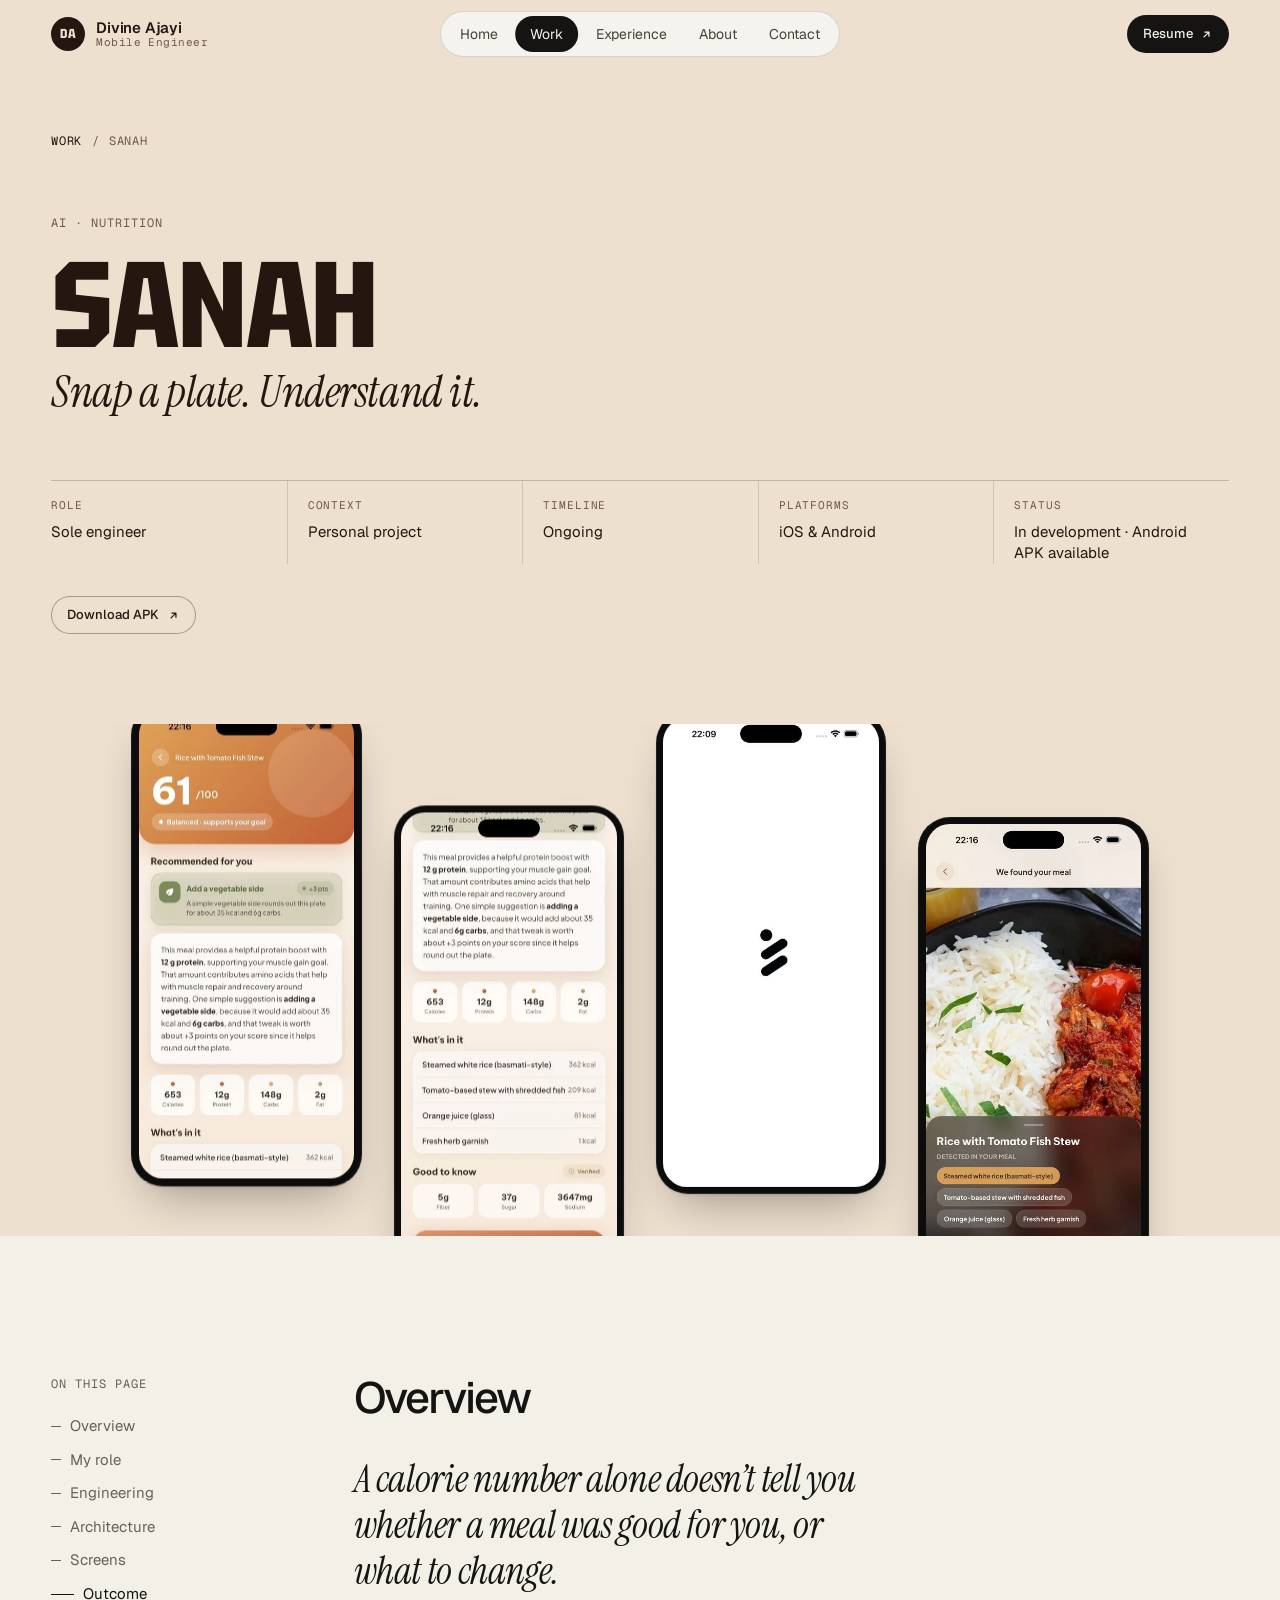
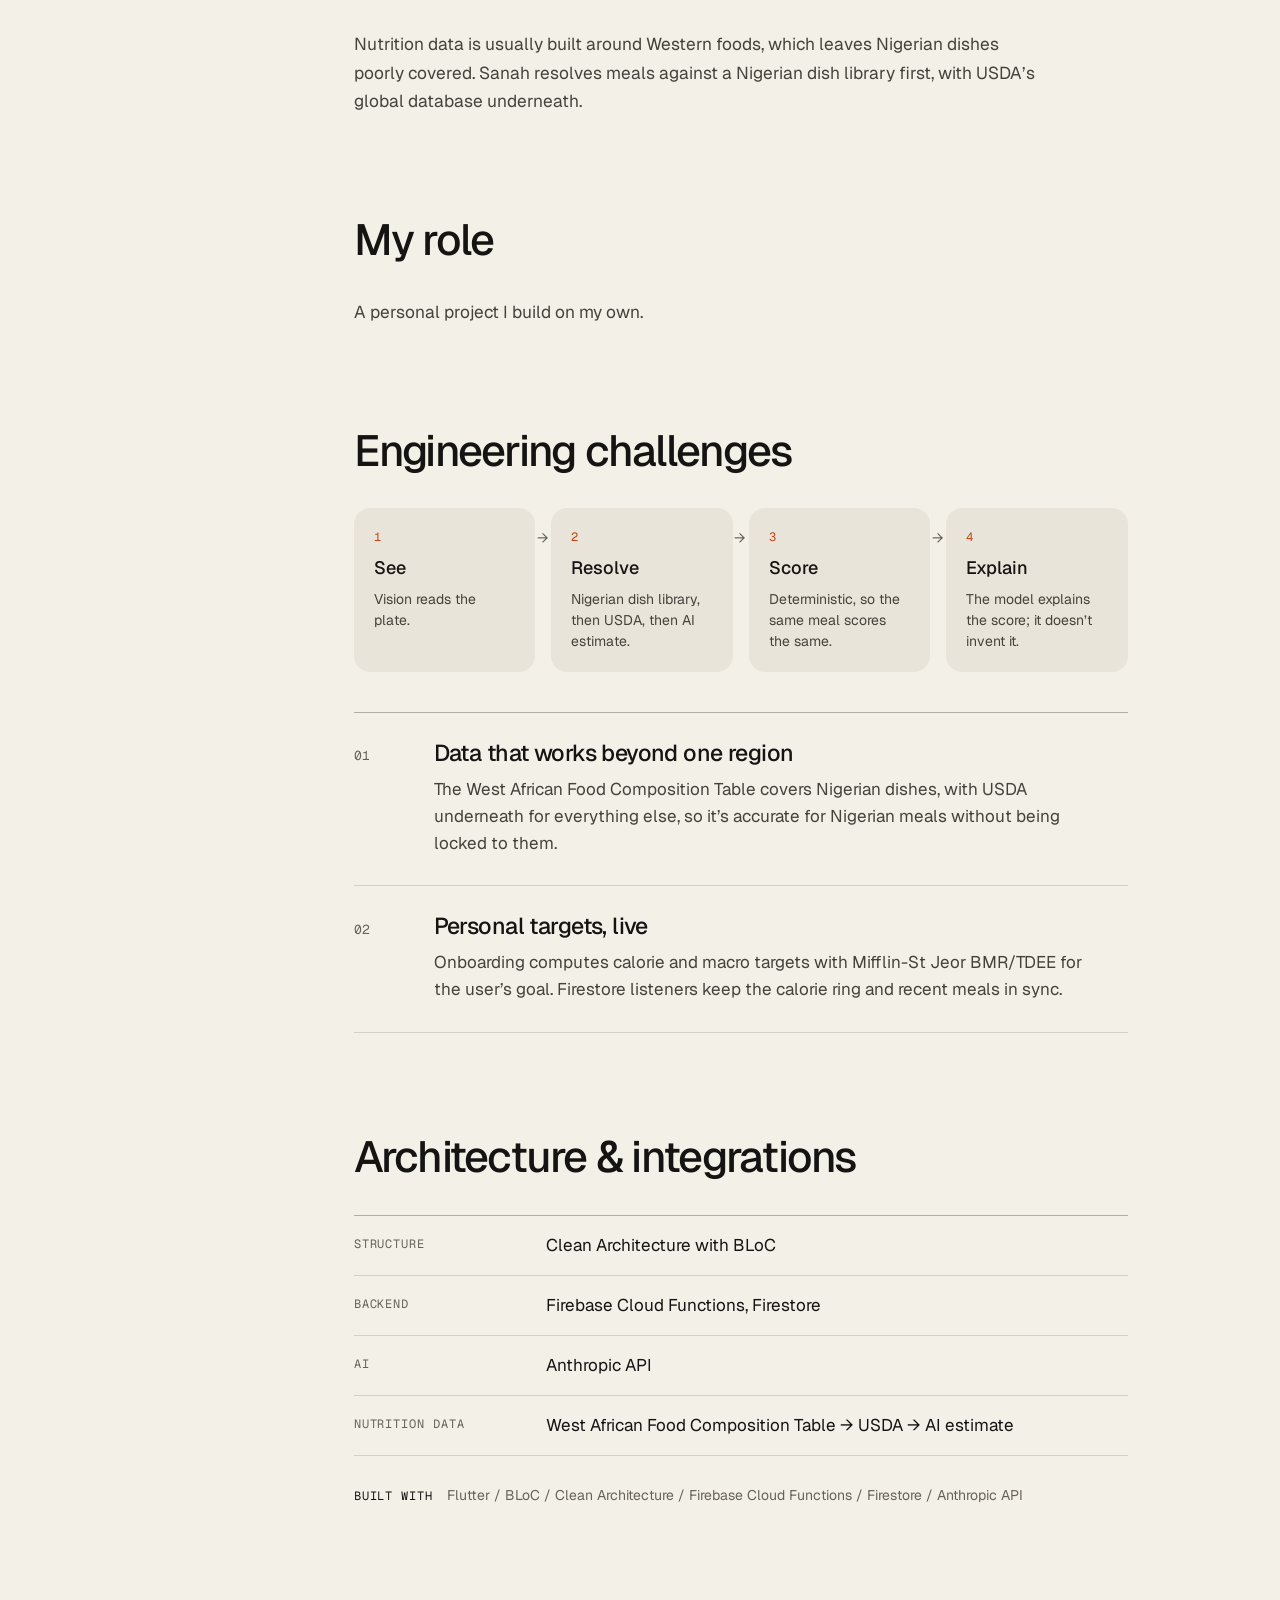
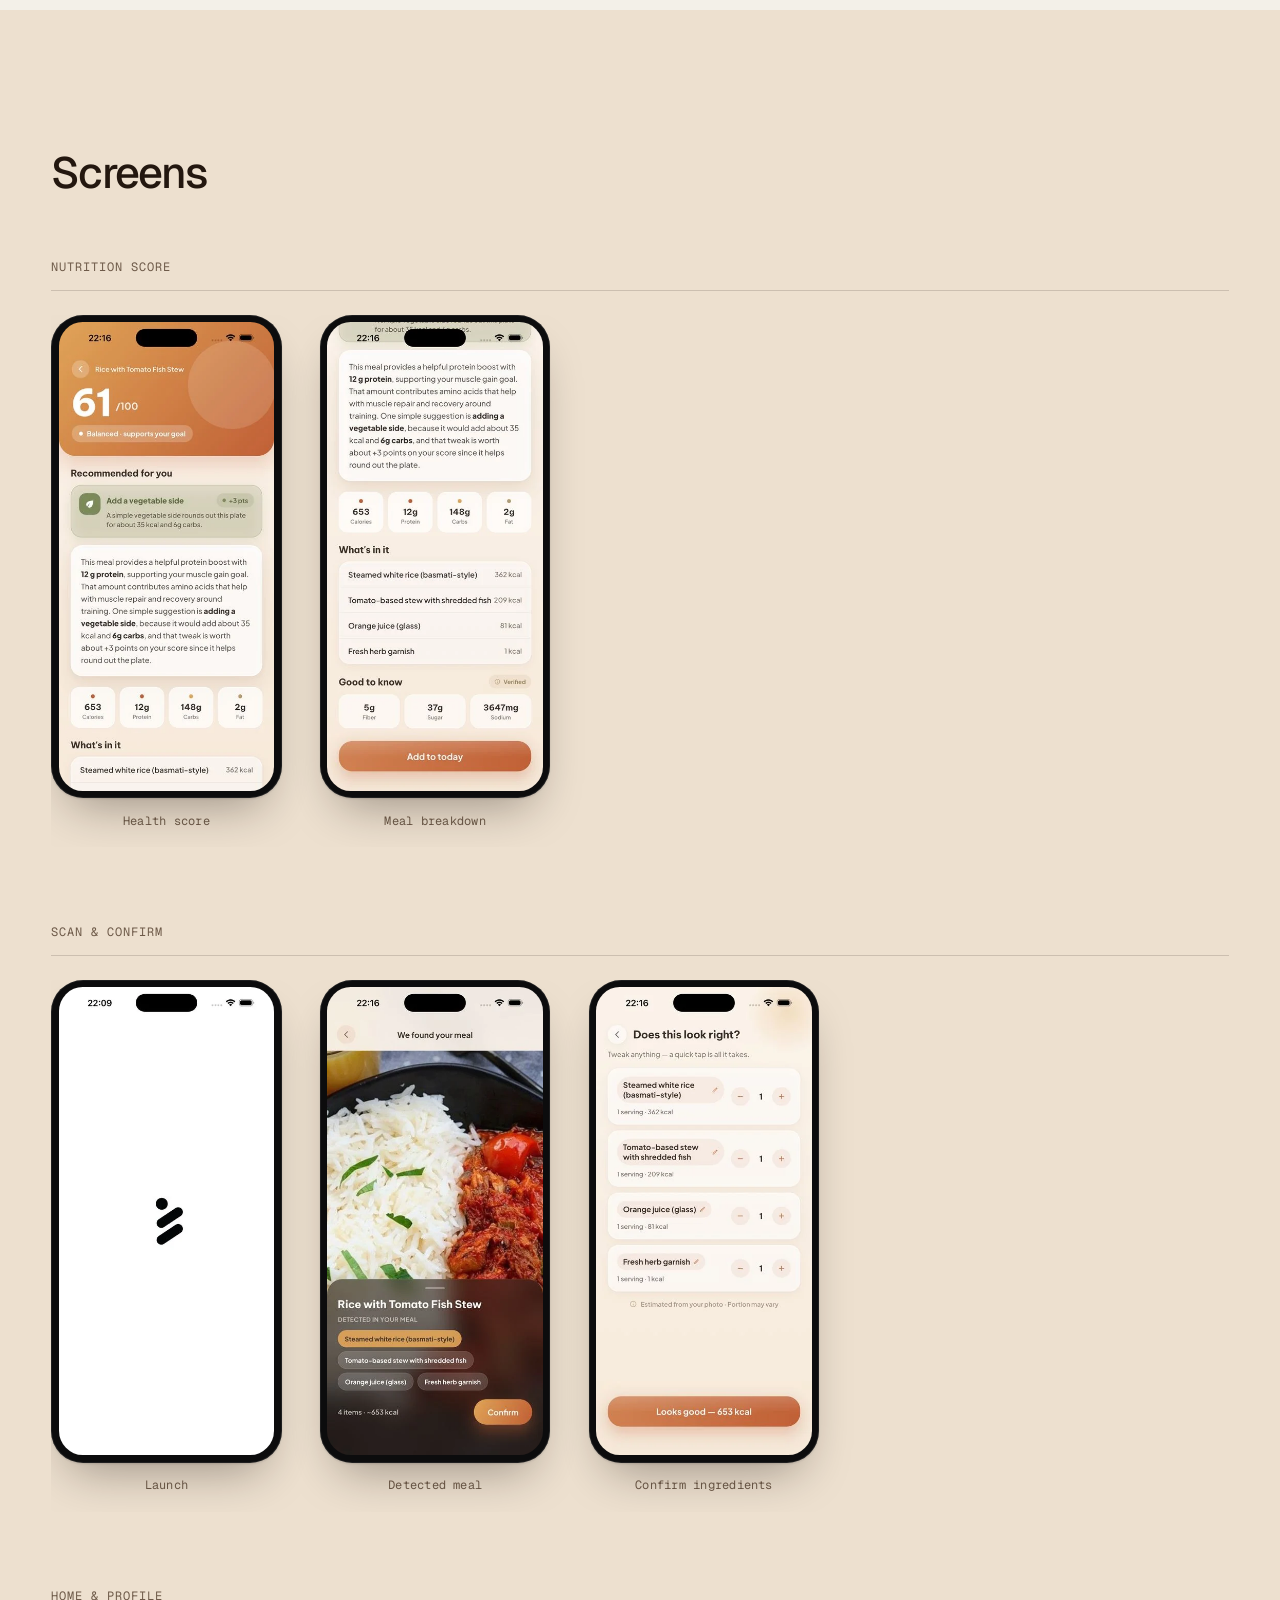
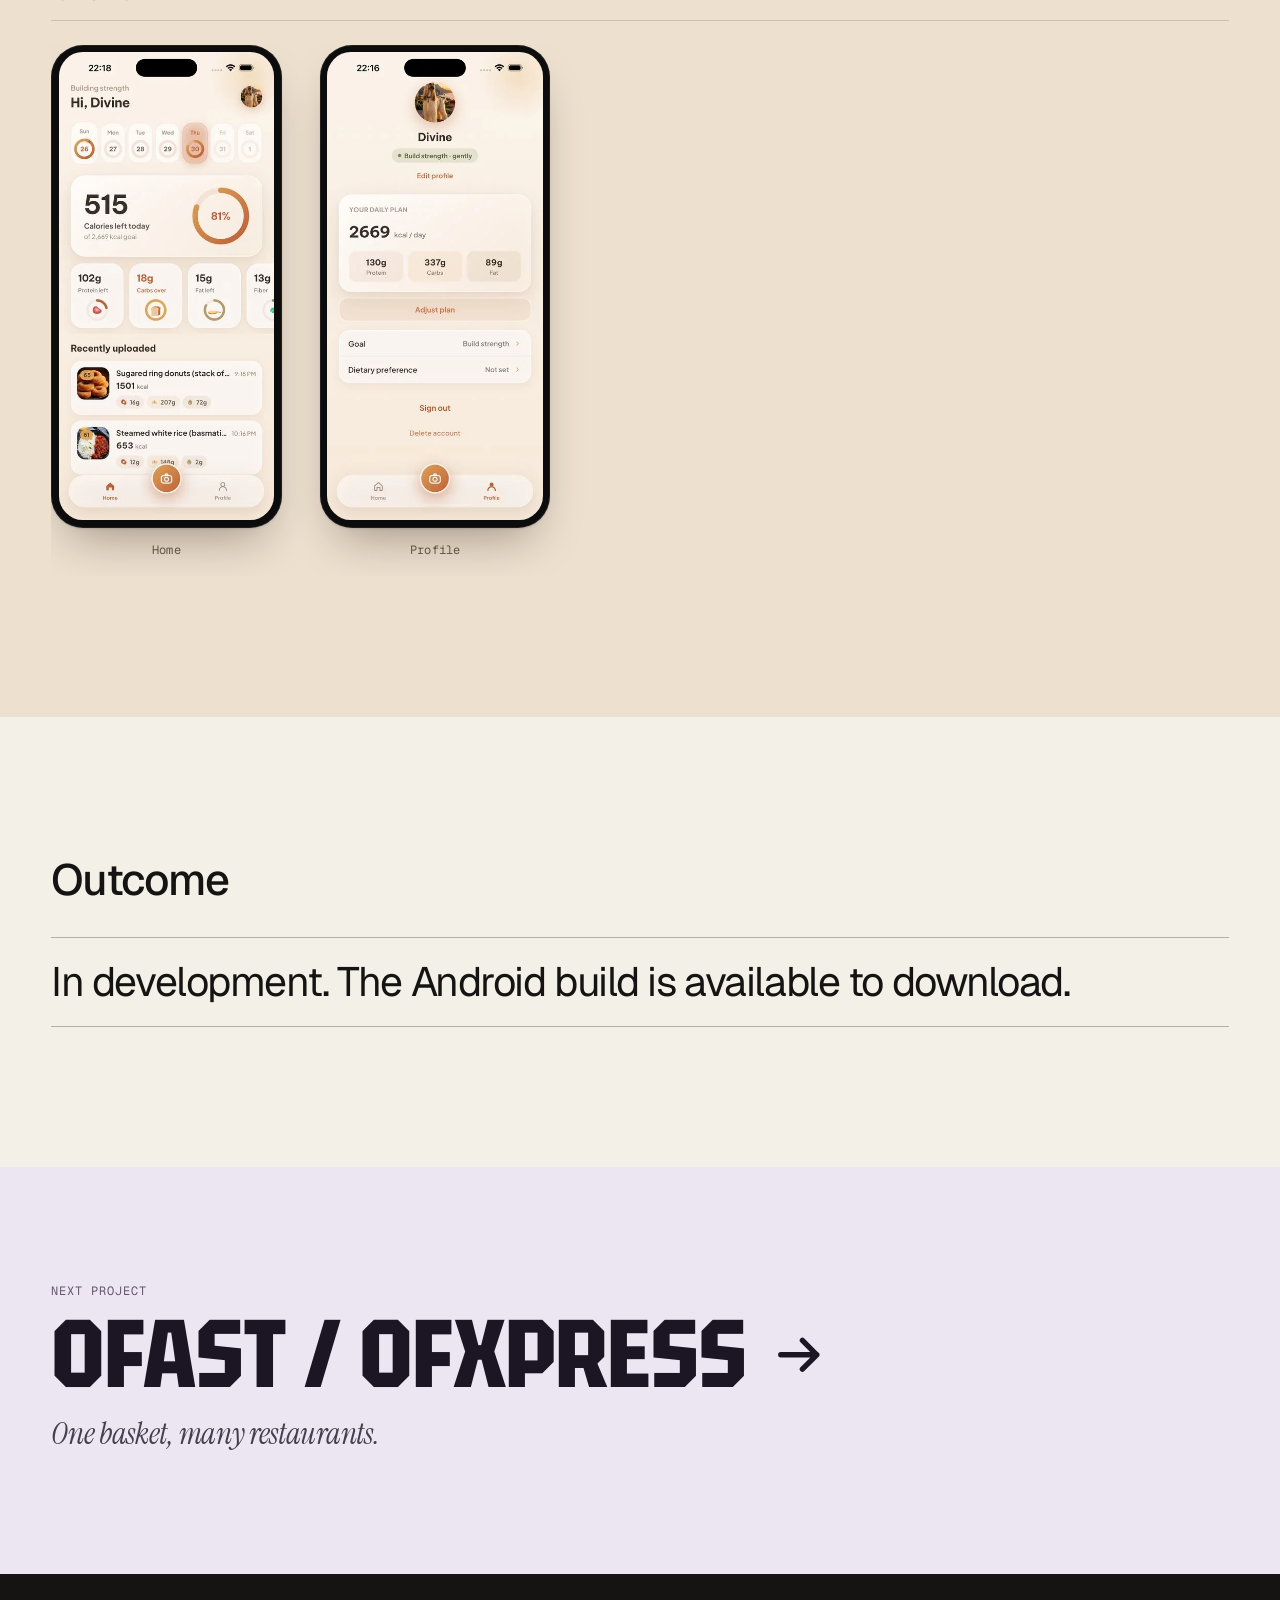
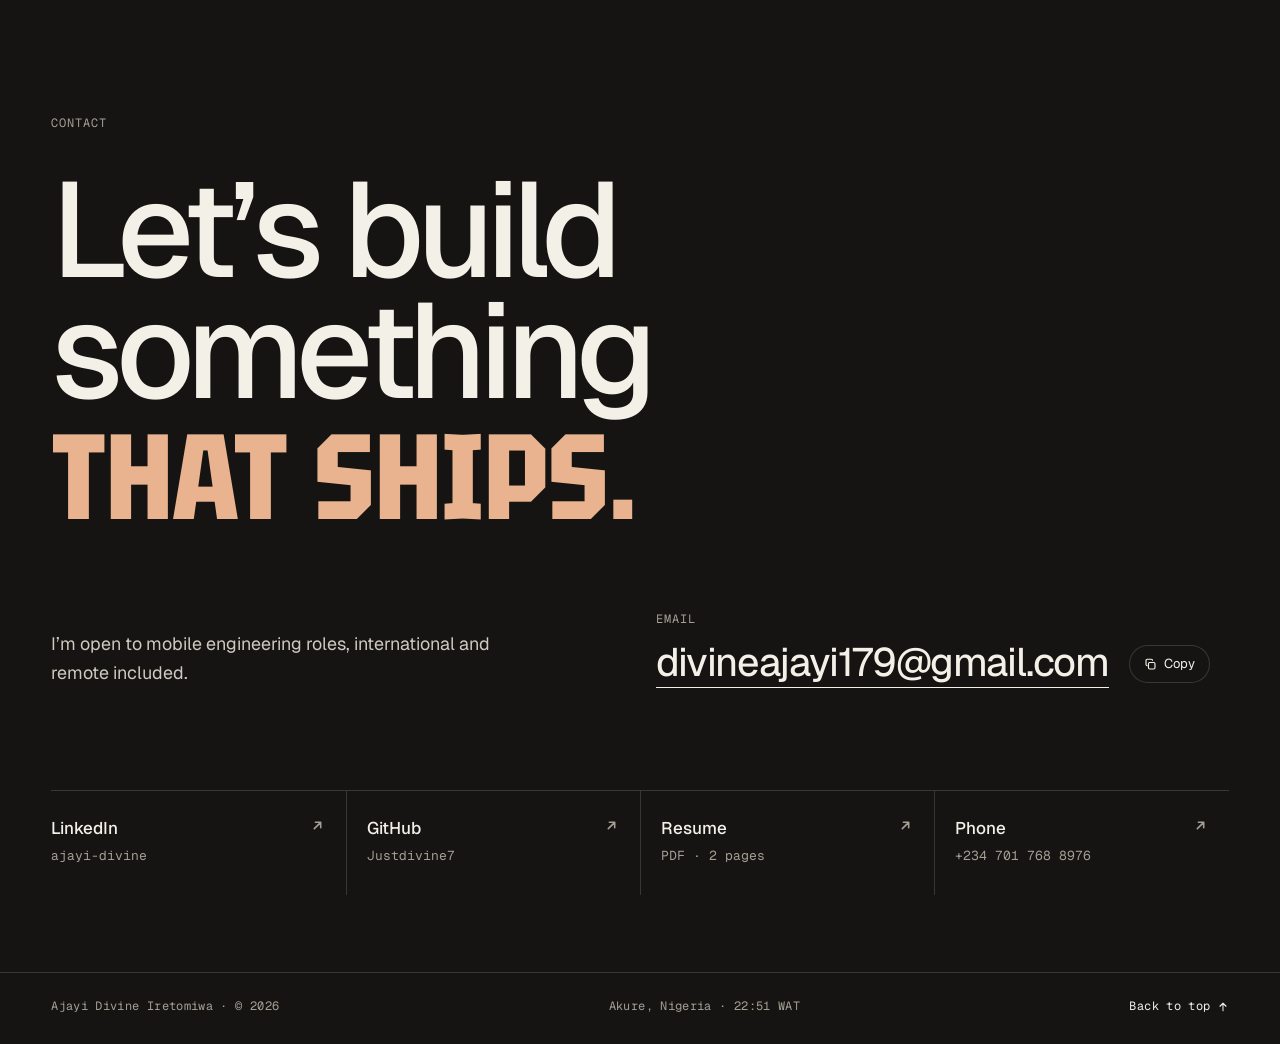
<file: work/sanah/index.html>
<!doctype html>
<html lang="en">
<head>
<meta charset="utf-8">
<meta name="viewport" content="width=device-width, initial-scale=1, viewport-fit=cover">
<title>Sanah — Case study · Divine Ajayi</title>
<meta name="description" content="Sanah: Snap a plate, confirm what the AI saw, and get a health score with the reasons behind it, not just a calorie count.">
<link rel="canonical" href="https://divine-ajayi.vercel.app/work/sanah/">
<meta name="author" content="Divine Ajayi">
<meta name="theme-color" content="#F3F0E8">
<meta property="og:type" content="website">
<meta property="og:site_name" content="Divine Ajayi">
<meta property="og:title" content="Sanah — Case study · Divine Ajayi">
<meta property="og:description" content="Sanah: Snap a plate, confirm what the AI saw, and get a health score with the reasons behind it, not just a calorie count.">
<meta property="og:url" content="https://divine-ajayi.vercel.app/work/sanah/">
<meta property="og:image" content="https://divine-ajayi.vercel.app/assets/og.png">
<meta property="og:image:width" content="1200">
<meta property="og:image:height" content="630">
<meta name="twitter:card" content="summary_large_image">
<meta name="twitter:title" content="Sanah — Case study · Divine Ajayi">
<meta name="twitter:description" content="Sanah: Snap a plate, confirm what the AI saw, and get a health score with the reasons behind it, not just a calorie count.">
<meta name="twitter:image" content="https://divine-ajayi.vercel.app/assets/og.png">
<link rel="icon" href="/assets/favicon.svg" type="image/svg+xml">
<link rel="apple-touch-icon" href="/assets/apple-touch-icon.png">
<link rel="preconnect" href="https://fonts.googleapis.com">
<link rel="preconnect" href="https://fonts.gstatic.com" crossorigin>
<link rel="stylesheet" href="https://fonts.googleapis.com/css2?family=Geist:wght@300..700&family=Geist+Mono:wght@400;500&family=Instrument+Serif:ital@0;1&family=Tektur:wdth,wght@75..100,500..800&display=swap">
<link rel="stylesheet" href="/assets/css/site.css?v=59261c176e">
<script>document.documentElement.classList.add('js')</script>
<script src="/assets/js/site.js?v=59261c176e" defer></script>

</head>
<body class="case-page case-page--light" style="--c-bg:#EDE0CF;--c-fg:#23170F;--c-muted:#6E5A49;--c-accent:#C2501F;--c-panel:#E2D0BA;--native:420px">
<a class="skip" href="#main">Skip to content</a>
<header class="site-header" data-header>
  <div class="site-header__inner">
    <a class="wordmark" href="/" aria-label="Divine Ajayi, home">
      <span class="wordmark__mark" aria-hidden="true">DA</span>
      <span class="wordmark__text"><span class="wordmark__name">Divine Ajayi</span><span class="wordmark__role">Mobile Engineer</span></span>
    </a>
    <nav class="nav" aria-label="Primary">
      <ul class="nav__list" data-nav><li><a href="/#top" data-nav-link="top">Home</a></li><li><a href="/#work" data-nav-link="work">Work</a></li><li><a href="/#experience" data-nav-link="experience">Experience</a></li><li><a href="/#about" data-nav-link="about">About</a></li><li><a href="/#contact" data-nav-link="contact">Contact</a></li><li class="nav__indicator" aria-hidden="true" data-nav-indicator></li></ul>
    </nav>
    <a class="btn btn--sm btn--ink header__resume" href="/divine-ajayi-cv.pdf" target="_blank" rel="noopener">Resume <svg class="i i--out" viewBox="0 0 16 16" aria-hidden="true"><path d="M5 11 11 5M6 5h5v5" fill="none" stroke="currentColor" stroke-width="1.5" stroke-linecap="round" stroke-linejoin="round"/></svg></a>
    <button class="menu-toggle" type="button" aria-expanded="false" aria-controls="menu" data-menu-toggle>
      <span class="menu-toggle__label">Menu</span><span class="menu-toggle__bars" aria-hidden="true"><span></span><span></span></span>
    </button>
  </div>
</header>
<div class="menu" id="menu" data-menu hidden>
  <nav class="menu__inner" aria-label="Menu">
    <ul class="menu__list"><li style="--i:0"><a href="/#top" data-menu-link><span class="menu__n">01</span>Home</a></li><li style="--i:1"><a href="/#work" data-menu-link><span class="menu__n">02</span>Work</a></li><li style="--i:2"><a href="/#experience" data-menu-link><span class="menu__n">03</span>Experience</a></li><li style="--i:3"><a href="/#about" data-menu-link><span class="menu__n">04</span>About</a></li><li style="--i:4"><a href="/#contact" data-menu-link><span class="menu__n">05</span>Contact</a></li></ul>
    <div class="menu__foot">
      <a class="btn btn--ink" href="/divine-ajayi-cv.pdf" target="_blank" rel="noopener">Resume <svg class="i i--out" viewBox="0 0 16 16" aria-hidden="true"><path d="M5 11 11 5M6 5h5v5" fill="none" stroke="currentColor" stroke-width="1.5" stroke-linecap="round" stroke-linejoin="round"/></svg></a>
      <a class="menu__mail" href="mailto:divineajayi179@gmail.com">divineajayi179@gmail.com</a>
    </div>
  </nav>
</div>
<main id="main" class="case case--sanah">
  <section class="case-hero stage" id="top">
    <div class="wrap">
      <nav class="crumbs" aria-label="Breadcrumb"><a href="/#work">Work</a><span aria-hidden="true">/</span><span aria-current="page">Sanah</span></nav>
      <p class="eyebrow case-hero__cat" data-reveal>AI · Nutrition</p>
      <h1 class="case-hero__title"><span style="view-transition-name:t-sanah">Sanah</span></h1>
      <p class="case-hero__tagline" data-reveal>Snap a plate. Understand it.</p>
      <dl class="case-meta" data-reveal-group>
        <div data-reveal><dt>Role</dt><dd>Sole engineer</dd></div><div data-reveal><dt>Context</dt><dd>Personal project</dd></div><div data-reveal><dt>Timeline</dt><dd>Ongoing</dd></div><div data-reveal><dt>Platforms</dt><dd>iOS &amp; Android</dd></div><div data-reveal><dt>Status</dt><dd>In development · Android APK available</dd></div>
      </dl>
      <div class="case-links" data-reveal><a class="btn btn--sm btn--onstage" href="https://drive.google.com/file/d/1p7HHtEEyHIUmA6oTO6kjm90uzz_F2qFX/view?usp=drive_link" target="_blank" rel="noopener">Download APK <svg class="i i--out" viewBox="0 0 16 16" aria-hidden="true"><path d="M5 11 11 5M6 5h5v5" fill="none" stroke="currentColor" stroke-width="1.5" stroke-linecap="round" stroke-linejoin="round"/></svg></a></div>
    </div>
    <div class="case-hero__visual case-hero__visual--device" role="group" aria-label="Sanah screens">
      <figure class="shot shot--device ch ch--0" data-parallax="0.04"><div class="shot__frame"><img src="/assets/sanah/01-health-score.webp" alt="Sanah AI health score and personalized explanation" width="420" height="912" loading="eager" decoding="sync" fetchpriority="high"></div></figure><figure class="shot shot--device ch ch--1" data-parallax="-0.03"><div class="shot__frame"><img src="/assets/sanah/02-meal-breakdown.webp" alt="Sanah meal breakdown with verified nutrition badge" width="420" height="912" loading="eager" decoding="sync"></div></figure><figure class="shot shot--device ch ch--2" data-parallax="0.06"><div class="shot__frame"><img src="/assets/sanah/03-launch.webp" alt="Sanah launch screen" width="420" height="912" loading="eager" decoding="sync"></div></figure><figure class="shot shot--device ch ch--3" data-parallax="-0.05"><div class="shot__frame"><img src="/assets/sanah/04-detected-meal.webp" alt="Sanah AI-detected meal from photo" width="420" height="912" loading="eager" decoding="sync"></div></figure>
    </div>
  </section>

  <div class="wrap case-body">
    <aside class="case-toc" aria-label="On this page">
      <p class="label">On this page</p>
      <ol><li><a href="#overview" data-toc-link="overview">Overview</a></li><li><a href="#role" data-toc-link="role">My role</a></li><li><a href="#challenges" data-toc-link="challenges">Engineering</a></li><li><a href="#architecture" data-toc-link="architecture">Architecture</a></li><li><a href="#screens" data-toc-link="screens">Screens</a></li><li><a href="#outcome" data-toc-link="outcome">Outcome</a></li></ol>
    </aside>
    <div class="case-content">
      <section id="overview" class="case-sec">
        <h2 class="case-sec__title" data-reveal>Overview</h2>
        <p class="case-pull" data-reveal>A calorie number alone doesn’t tell you whether a meal was good for you, or what to change.</p>
        <div class="case-prose case-prose--after" data-reveal-group><p data-reveal>Nutrition data is usually built around Western foods, which leaves Nigerian dishes poorly covered. Sanah resolves meals against a Nigerian dish library first, with USDA’s global database underneath.</p></div>
      </section>
      <section id="role" class="case-sec">
        <h2 class="case-sec__title" data-reveal>My role</h2>
        <div class="case-prose"><p data-reveal>A personal project I build on my own.</p></div>
      </section>
      <section id="challenges" class="case-sec">
        <h2 class="case-sec__title" data-reveal>Engineering challenges</h2>
        <ol class="case-pipeline" data-reveal-group aria-label="Pipeline stages"><li data-reveal><span class="case-pipeline__n">1</span><span class="case-pipeline__k">See</span><span class="case-pipeline__v">Vision reads the plate.</span></li><li data-reveal><span class="case-pipeline__n">2</span><span class="case-pipeline__k">Resolve</span><span class="case-pipeline__v">Nigerian dish library, then USDA, then AI estimate.</span></li><li data-reveal><span class="case-pipeline__n">3</span><span class="case-pipeline__k">Score</span><span class="case-pipeline__v">Deterministic, so the same meal scores the same.</span></li><li data-reveal><span class="case-pipeline__n">4</span><span class="case-pipeline__k">Explain</span><span class="case-pipeline__v">The model explains the score; it doesn’t invent it.</span></li></ol>
        <ol class="challenges">
          <li data-reveal><span class="challenges__n">01</span><h3>Data that works beyond one region</h3><p>The West African Food Composition Table covers Nigerian dishes, with USDA underneath for everything else, so it’s accurate for Nigerian meals without being locked to them.</p></li><li data-reveal><span class="challenges__n">02</span><h3>Personal targets, live</h3><p>Onboarding computes calorie and macro targets with Mifflin-St Jeor BMR/TDEE for the user’s goal. Firestore listeners keep the calorie ring and recent meals in sync.</p></li>
        </ol>
      </section>
      <section id="architecture" class="case-sec">
        <h2 class="case-sec__title" data-reveal>Architecture &amp; integrations</h2>
        <dl class="arch" data-reveal-group><div data-reveal><dt>Structure</dt><dd>Clean Architecture with BLoC</dd></div><div data-reveal><dt>Backend</dt><dd>Firebase Cloud Functions, Firestore</dd></div><div data-reveal><dt>AI</dt><dd>Anthropic API</dd></div><div data-reveal><dt>Nutrition data</dt><dd>West African Food Composition Table → USDA → AI estimate</dd></div></dl>
        <p class="chapter__stack" data-reveal><span class="label">Built with</span> Flutter<span aria-hidden="true"> / </span>BLoC<span aria-hidden="true"> / </span>Clean Architecture<span aria-hidden="true"> / </span>Firebase Cloud Functions<span aria-hidden="true"> / </span>Firestore<span aria-hidden="true"> / </span>Anthropic API</p>
      </section>
    </div>
  </div>

  <section id="screens" class="case-screens stage" aria-labelledby="screens-title">
    <div class="wrap">
      <h2 class="case-sec__title" id="screens-title" data-reveal>Screens</h2>
      <div class="case-gallery">
        <h3 class="label" data-reveal>Nutrition score</h3>
        <div class="case-gallery__row case-gallery__row--device" data-reveal-group><div data-reveal><figure class="shot shot--device "><div class="shot__frame"><img src="/assets/sanah/01-health-score.webp" alt="Sanah AI health score and personalized explanation" width="420" height="912" loading="lazy" decoding="async"></div><figcaption>Health score</figcaption></figure></div><div data-reveal><figure class="shot shot--device "><div class="shot__frame"><img src="/assets/sanah/02-meal-breakdown.webp" alt="Sanah meal breakdown with verified nutrition badge" width="420" height="912" loading="lazy" decoding="async"></div><figcaption>Meal breakdown</figcaption></figure></div></div>
      </div><div class="case-gallery">
        <h3 class="label" data-reveal>Scan &amp; confirm</h3>
        <div class="case-gallery__row case-gallery__row--device" data-reveal-group><div data-reveal><figure class="shot shot--device "><div class="shot__frame"><img src="/assets/sanah/03-launch.webp" alt="Sanah launch screen" width="420" height="912" loading="lazy" decoding="async"></div><figcaption>Launch</figcaption></figure></div><div data-reveal><figure class="shot shot--device "><div class="shot__frame"><img src="/assets/sanah/04-detected-meal.webp" alt="Sanah AI-detected meal from photo" width="420" height="912" loading="lazy" decoding="async"></div><figcaption>Detected meal</figcaption></figure></div><div data-reveal><figure class="shot shot--device "><div class="shot__frame"><img src="/assets/sanah/05-confirm.webp" alt="Sanah editable ingredient confirmation screen" width="420" height="912" loading="lazy" decoding="async"></div><figcaption>Confirm ingredients</figcaption></figure></div></div>
      </div><div class="case-gallery">
        <h3 class="label" data-reveal>Home &amp; profile</h3>
        <div class="case-gallery__row case-gallery__row--device" data-reveal-group><div data-reveal><figure class="shot shot--device "><div class="shot__frame"><img src="/assets/sanah/06-home.webp" alt="Sanah home dashboard with daily calorie ring" width="420" height="912" loading="lazy" decoding="async"></div><figcaption>Home</figcaption></figure></div><div data-reveal><figure class="shot shot--device "><div class="shot__frame"><img src="/assets/sanah/07-profile.webp" alt="Sanah profile with daily macro plan" width="420" height="912" loading="lazy" decoding="async"></div><figcaption>Profile</figcaption></figure></div></div>
      </div>
    </div>
  </section>

  <section id="outcome" class="wrap case-outcome" aria-labelledby="outcome-title">
    <h2 class="case-sec__title" id="outcome-title" data-reveal>Outcome</h2>
    <ul class="case-outcome__list" data-reveal-group><li data-reveal>In development. The Android build is available to download.</li></ul>
  </section>

  <a class="next-case" href="/work/ofxpress/" style="--c-bg:#ECE6F2;--c-fg:#1C1524;--c-muted:#62566F;--c-accent:#6D3FB0;--c-panel:#E0D7EA">
    <span class="wrap next-case__inner">
      <span class="label">Next project</span>
      <span class="next-case__name">Ofast / Ofxpress <svg class="i i--right" viewBox="0 0 16 16" aria-hidden="true"><path d="M3 8h10M9 4l4 4-4 4" fill="none" stroke="currentColor" stroke-width="1.5" stroke-linecap="round" stroke-linejoin="round"/></svg></span>
      <span class="next-case__tag">One basket, many restaurants.</span>
    </span>
  </a>
</main>
<section class="contact" id="contact" aria-labelledby="contact-title">
  <div class="wrap">
    <p class="eyebrow eyebrow--light" data-reveal>Contact</p>
    <h2 class="contact__title" id="contact-title" data-split><span class="w"><span style="--i:0">Let’s</span></span> <span class="w"><span style="--i:1">build</span></span> <span class="w"><span style="--i:2">something</span></span> <span class="em-group"><span class="w"><span style="--i:3"><em>that</em></span></span> <span class="w"><span style="--i:4"><em>ships.</em></span></span></span></h2>
    <div class="contact__grid">
      <p class="contact__lede" data-reveal>I’m open to mobile engineering roles, international and remote included.</p>
      <div class="contact__primary" data-reveal>
        <span class="contact__label">Email</span>
        <div class="contact__email">
          <a class="contact__mail" href="mailto:divineajayi179@gmail.com">divineajayi179@gmail.com</a>
          <button class="copy" type="button" data-copy="divineajayi179@gmail.com" aria-label="Copy email address"><svg class="i" viewBox="0 0 16 16" aria-hidden="true"><rect x="5.5" y="5.5" width="8" height="8" rx="1.5" fill="none" stroke="currentColor" stroke-width="1.4"/><path d="M10.5 3.5v-.5A1.5 1.5 0 0 0 9 1.5H4A1.5 1.5 0 0 0 2.5 3v5A1.5 1.5 0 0 0 4 9.5h.5" fill="none" stroke="currentColor" stroke-width="1.4"/></svg><span data-copy-label>Copy</span></button>
        </div>
      </div>
    </div>
    <ul class="contact__links" data-reveal-group>
      <li data-reveal><a href="https://linkedin.com/in/ajayi-divine" target="_blank" rel="noopener"><span class="contact__k">LinkedIn</span><span class="contact__v">ajayi-divine</span><svg class="i i--out" viewBox="0 0 16 16" aria-hidden="true"><path d="M5 11 11 5M6 5h5v5" fill="none" stroke="currentColor" stroke-width="1.5" stroke-linecap="round" stroke-linejoin="round"/></svg></a></li><li data-reveal><a href="https://github.com/Justdivine7" target="_blank" rel="noopener"><span class="contact__k">GitHub</span><span class="contact__v">Justdivine7</span><svg class="i i--out" viewBox="0 0 16 16" aria-hidden="true"><path d="M5 11 11 5M6 5h5v5" fill="none" stroke="currentColor" stroke-width="1.5" stroke-linecap="round" stroke-linejoin="round"/></svg></a></li><li data-reveal><a href="/divine-ajayi-cv.pdf"><span class="contact__k">Resume</span><span class="contact__v">PDF · 2 pages</span><svg class="i i--out" viewBox="0 0 16 16" aria-hidden="true"><path d="M5 11 11 5M6 5h5v5" fill="none" stroke="currentColor" stroke-width="1.5" stroke-linecap="round" stroke-linejoin="round"/></svg></a></li><li data-reveal><a href="tel:+2347017688976"><span class="contact__k">Phone</span><span class="contact__v">+234 701 768 8976</span><svg class="i i--out" viewBox="0 0 16 16" aria-hidden="true"><path d="M5 11 11 5M6 5h5v5" fill="none" stroke="currentColor" stroke-width="1.5" stroke-linecap="round" stroke-linejoin="round"/></svg></a></li>
    </ul>
  </div>
  <footer class="footer wrap">
    <span>Ajayi Divine Iretomiwa · © 2026</span>
    <span>Akure, Nigeria · <span data-clock>WAT</span></span>
    <a href="#top" class="footer__top">Back to top <svg class="i i--right" viewBox="0 0 16 16" aria-hidden="true"><path d="M3 8h10M9 4l4 4-4 4" fill="none" stroke="currentColor" stroke-width="1.5" stroke-linecap="round" stroke-linejoin="round"/></svg></a>
  </footer>
</section>
</body>
</html>
</file>
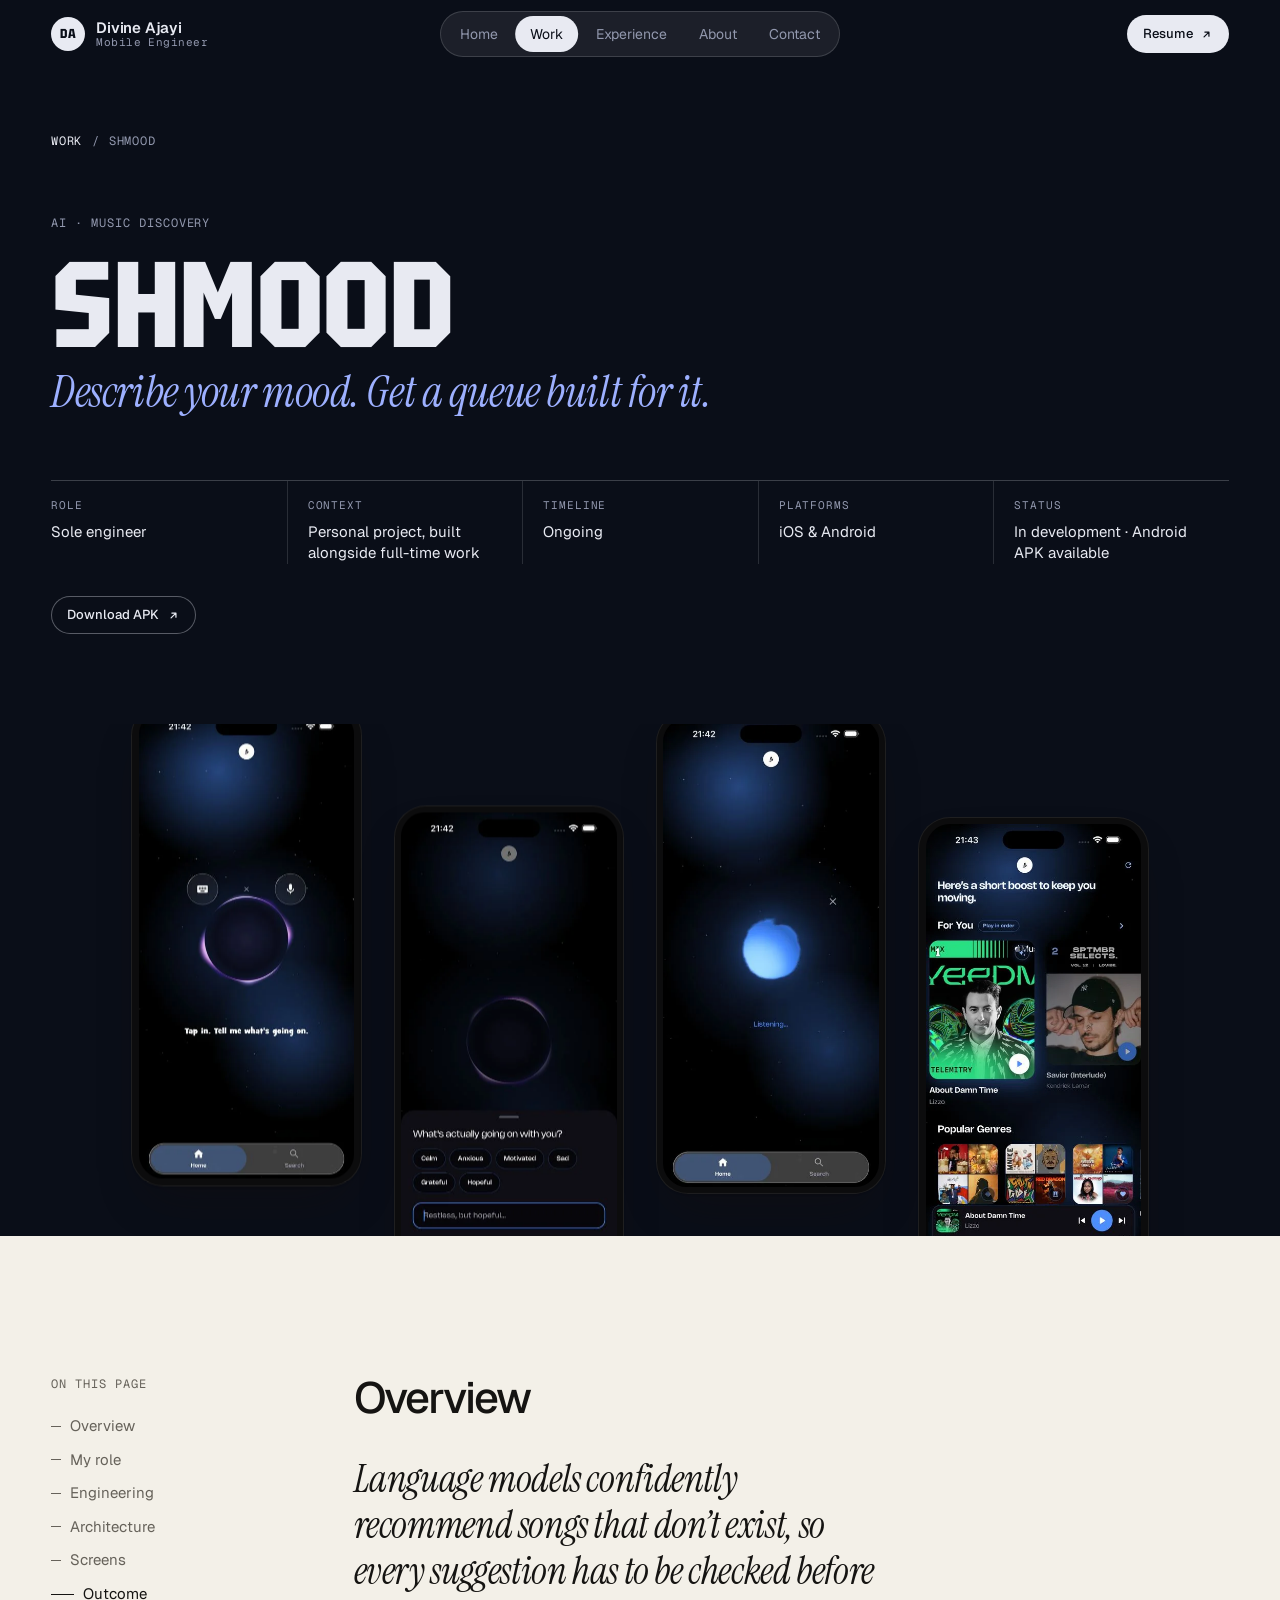
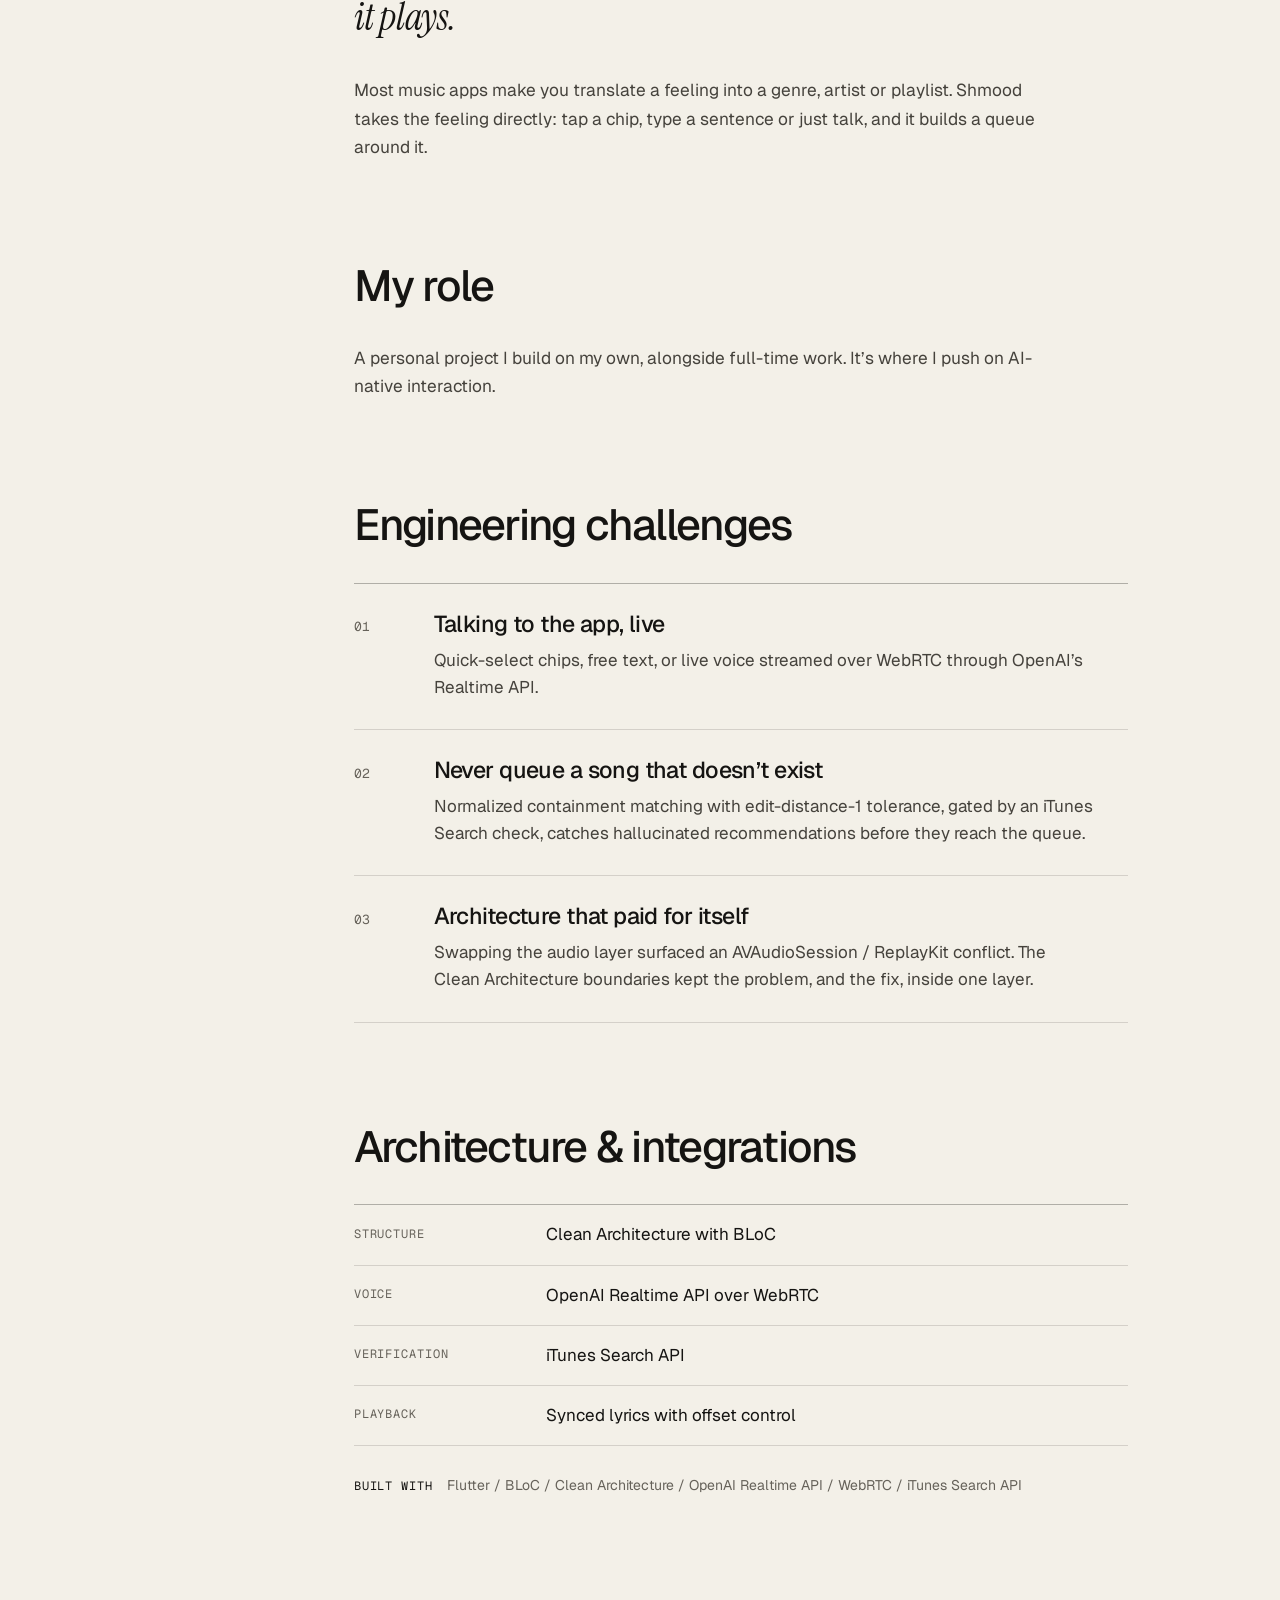
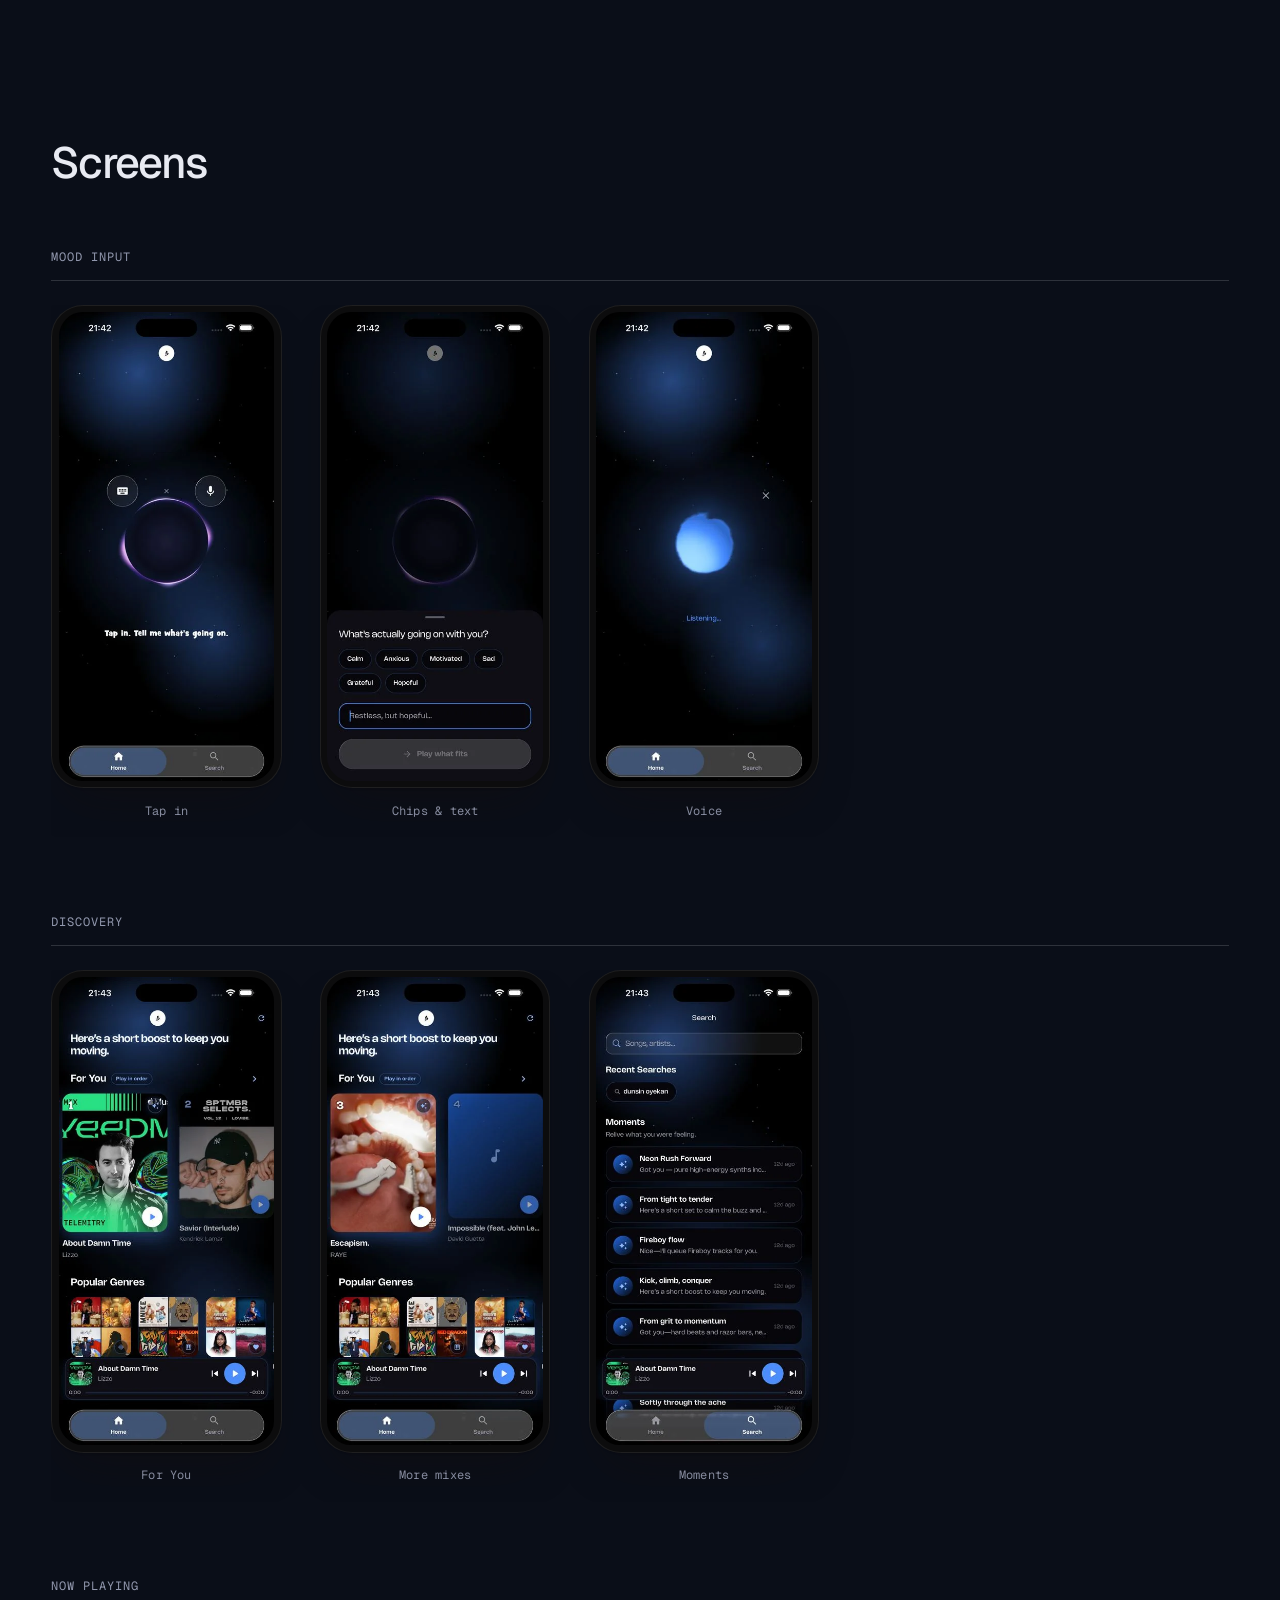
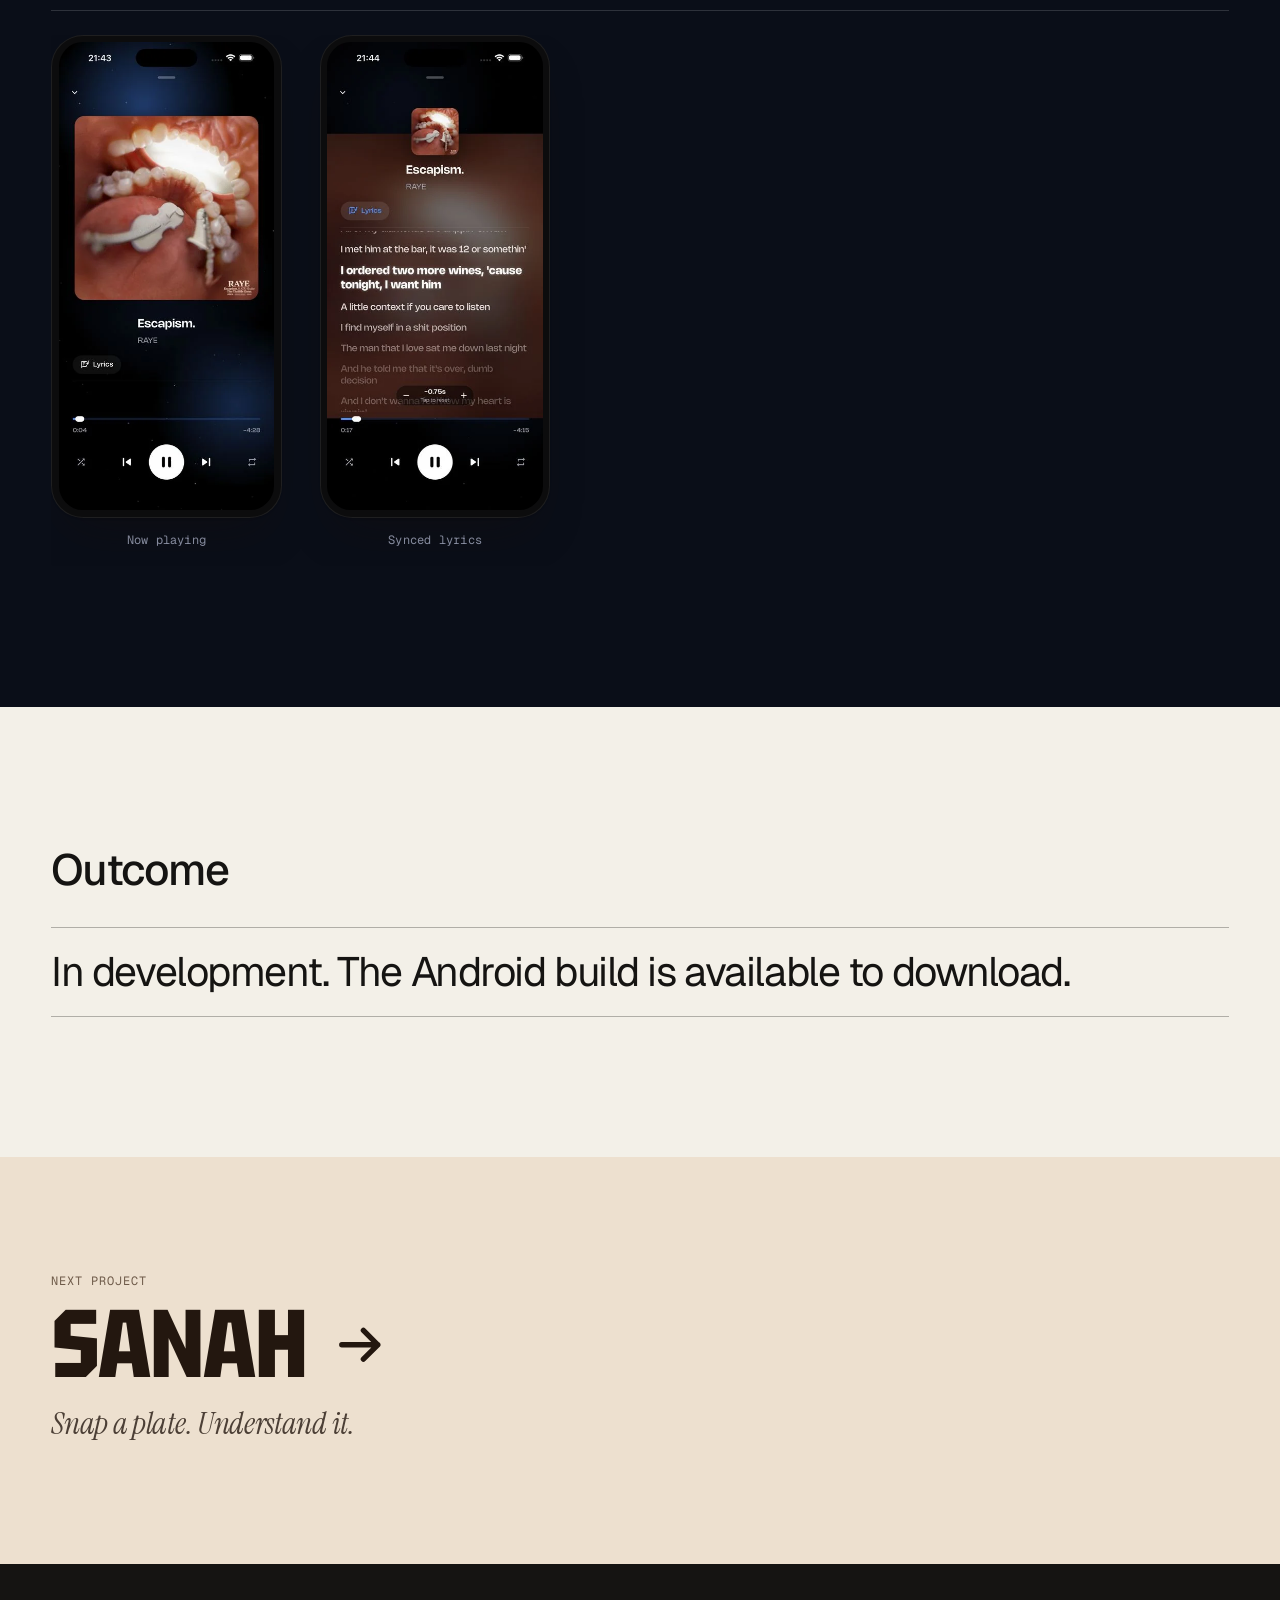
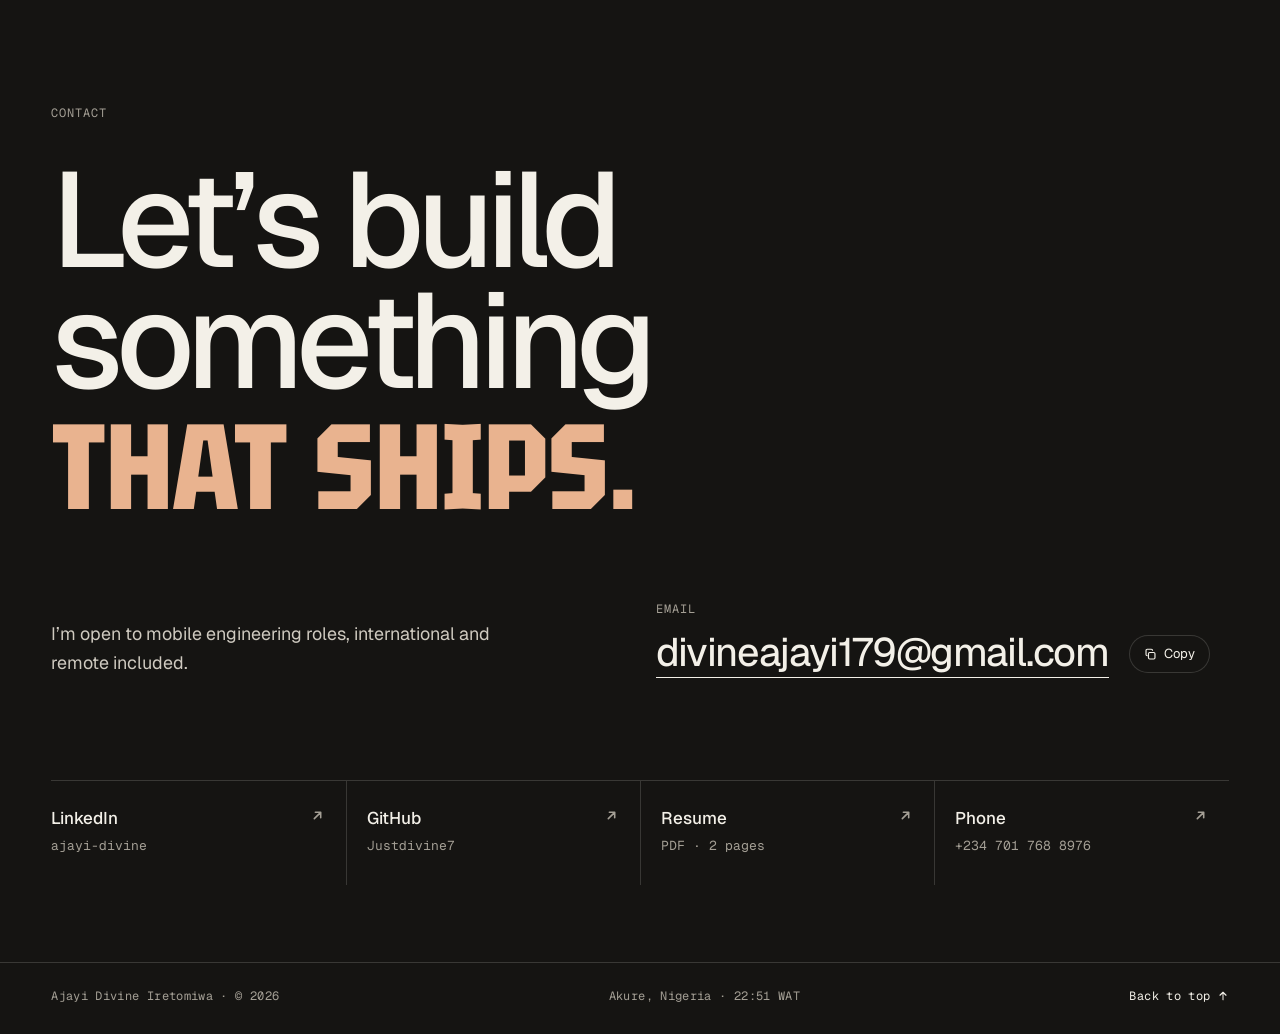
<file: work/shmood/index.html>
<!doctype html>
<html lang="en">
<head>
<meta charset="utf-8">
<meta name="viewport" content="width=device-width, initial-scale=1, viewport-fit=cover">
<title>Shmood — Case study · Divine Ajayi</title>
<meta name="description" content="Shmood: Say how you feel, by text or voice, and get a queue that fits the feeling rather than a genre.">
<link rel="canonical" href="https://divine-ajayi.vercel.app/work/shmood/">
<meta name="author" content="Divine Ajayi">
<meta name="theme-color" content="#F3F0E8">
<meta property="og:type" content="website">
<meta property="og:site_name" content="Divine Ajayi">
<meta property="og:title" content="Shmood — Case study · Divine Ajayi">
<meta property="og:description" content="Shmood: Say how you feel, by text or voice, and get a queue that fits the feeling rather than a genre.">
<meta property="og:url" content="https://divine-ajayi.vercel.app/work/shmood/">
<meta property="og:image" content="https://divine-ajayi.vercel.app/assets/og.png">
<meta property="og:image:width" content="1200">
<meta property="og:image:height" content="630">
<meta name="twitter:card" content="summary_large_image">
<meta name="twitter:title" content="Shmood — Case study · Divine Ajayi">
<meta name="twitter:description" content="Shmood: Say how you feel, by text or voice, and get a queue that fits the feeling rather than a genre.">
<meta name="twitter:image" content="https://divine-ajayi.vercel.app/assets/og.png">
<link rel="icon" href="/assets/favicon.svg" type="image/svg+xml">
<link rel="apple-touch-icon" href="/assets/apple-touch-icon.png">
<link rel="preconnect" href="https://fonts.googleapis.com">
<link rel="preconnect" href="https://fonts.gstatic.com" crossorigin>
<link rel="stylesheet" href="https://fonts.googleapis.com/css2?family=Geist:wght@300..700&family=Geist+Mono:wght@400;500&family=Instrument+Serif:ital@0;1&family=Tektur:wdth,wght@75..100,500..800&display=swap">
<link rel="stylesheet" href="/assets/css/site.css?v=59261c176e">
<script>document.documentElement.classList.add('js')</script>
<script src="/assets/js/site.js?v=59261c176e" defer></script>

</head>
<body class="case-page case-page--dark" style="--c-bg:#0A0E18;--c-fg:#E8EAF2;--c-muted:#9298AE;--c-accent:#9DB0FF;--c-panel:#131A2B;--native:420px">
<a class="skip" href="#main">Skip to content</a>
<header class="site-header" data-header>
  <div class="site-header__inner">
    <a class="wordmark" href="/" aria-label="Divine Ajayi, home">
      <span class="wordmark__mark" aria-hidden="true">DA</span>
      <span class="wordmark__text"><span class="wordmark__name">Divine Ajayi</span><span class="wordmark__role">Mobile Engineer</span></span>
    </a>
    <nav class="nav" aria-label="Primary">
      <ul class="nav__list" data-nav><li><a href="/#top" data-nav-link="top">Home</a></li><li><a href="/#work" data-nav-link="work">Work</a></li><li><a href="/#experience" data-nav-link="experience">Experience</a></li><li><a href="/#about" data-nav-link="about">About</a></li><li><a href="/#contact" data-nav-link="contact">Contact</a></li><li class="nav__indicator" aria-hidden="true" data-nav-indicator></li></ul>
    </nav>
    <a class="btn btn--sm btn--ink header__resume" href="/divine-ajayi-cv.pdf" target="_blank" rel="noopener">Resume <svg class="i i--out" viewBox="0 0 16 16" aria-hidden="true"><path d="M5 11 11 5M6 5h5v5" fill="none" stroke="currentColor" stroke-width="1.5" stroke-linecap="round" stroke-linejoin="round"/></svg></a>
    <button class="menu-toggle" type="button" aria-expanded="false" aria-controls="menu" data-menu-toggle>
      <span class="menu-toggle__label">Menu</span><span class="menu-toggle__bars" aria-hidden="true"><span></span><span></span></span>
    </button>
  </div>
</header>
<div class="menu" id="menu" data-menu hidden>
  <nav class="menu__inner" aria-label="Menu">
    <ul class="menu__list"><li style="--i:0"><a href="/#top" data-menu-link><span class="menu__n">01</span>Home</a></li><li style="--i:1"><a href="/#work" data-menu-link><span class="menu__n">02</span>Work</a></li><li style="--i:2"><a href="/#experience" data-menu-link><span class="menu__n">03</span>Experience</a></li><li style="--i:3"><a href="/#about" data-menu-link><span class="menu__n">04</span>About</a></li><li style="--i:4"><a href="/#contact" data-menu-link><span class="menu__n">05</span>Contact</a></li></ul>
    <div class="menu__foot">
      <a class="btn btn--ink" href="/divine-ajayi-cv.pdf" target="_blank" rel="noopener">Resume <svg class="i i--out" viewBox="0 0 16 16" aria-hidden="true"><path d="M5 11 11 5M6 5h5v5" fill="none" stroke="currentColor" stroke-width="1.5" stroke-linecap="round" stroke-linejoin="round"/></svg></a>
      <a class="menu__mail" href="mailto:divineajayi179@gmail.com">divineajayi179@gmail.com</a>
    </div>
  </nav>
</div>
<main id="main" class="case case--shmood">
  <section class="case-hero stage" id="top">
    <div class="wrap">
      <nav class="crumbs" aria-label="Breadcrumb"><a href="/#work">Work</a><span aria-hidden="true">/</span><span aria-current="page">Shmood</span></nav>
      <p class="eyebrow case-hero__cat" data-reveal>AI · Music discovery</p>
      <h1 class="case-hero__title"><span style="view-transition-name:t-shmood">Shmood</span></h1>
      <p class="case-hero__tagline" data-reveal>Describe your mood. Get a queue built for it.</p>
      <dl class="case-meta" data-reveal-group>
        <div data-reveal><dt>Role</dt><dd>Sole engineer</dd></div><div data-reveal><dt>Context</dt><dd>Personal project, built alongside full-time work</dd></div><div data-reveal><dt>Timeline</dt><dd>Ongoing</dd></div><div data-reveal><dt>Platforms</dt><dd>iOS &amp; Android</dd></div><div data-reveal><dt>Status</dt><dd>In development · Android APK available</dd></div>
      </dl>
      <div class="case-links" data-reveal><a class="btn btn--sm btn--onstage" href="https://drive.google.com/file/d/1fVji1VodpwjVkbkJnxmXP4C5mXJMI1pf/view?usp=drive_link" target="_blank" rel="noopener">Download APK <svg class="i i--out" viewBox="0 0 16 16" aria-hidden="true"><path d="M5 11 11 5M6 5h5v5" fill="none" stroke="currentColor" stroke-width="1.5" stroke-linecap="round" stroke-linejoin="round"/></svg></a></div>
    </div>
    <div class="case-hero__visual case-hero__visual--device" role="group" aria-label="Shmood screens">
      <figure class="shot shot--device ch ch--0" data-parallax="0.04"><div class="shot__frame"><img src="/assets/shmood/01-tap-in.webp" alt="Shmood prompt to tap in and describe your mood" width="420" height="912" loading="eager" decoding="sync" fetchpriority="high"></div></figure><figure class="shot shot--device ch ch--1" data-parallax="-0.03"><div class="shot__frame"><img src="/assets/shmood/02-mood-input.webp" alt="Shmood mood chips and free text input" width="420" height="912" loading="eager" decoding="sync"></div></figure><figure class="shot shot--device ch ch--2" data-parallax="0.06"><div class="shot__frame"><img src="/assets/shmood/03-voice.webp" alt="Shmood voice listening state" width="420" height="912" loading="eager" decoding="sync"></div></figure><figure class="shot shot--device ch ch--3" data-parallax="-0.05"><div class="shot__frame"><img src="/assets/shmood/04-for-you.webp" alt="Shmood For You mood-based mix" width="420" height="912" loading="eager" decoding="sync"></div></figure>
    </div>
  </section>

  <div class="wrap case-body">
    <aside class="case-toc" aria-label="On this page">
      <p class="label">On this page</p>
      <ol><li><a href="#overview" data-toc-link="overview">Overview</a></li><li><a href="#role" data-toc-link="role">My role</a></li><li><a href="#challenges" data-toc-link="challenges">Engineering</a></li><li><a href="#architecture" data-toc-link="architecture">Architecture</a></li><li><a href="#screens" data-toc-link="screens">Screens</a></li><li><a href="#outcome" data-toc-link="outcome">Outcome</a></li></ol>
    </aside>
    <div class="case-content">
      <section id="overview" class="case-sec">
        <h2 class="case-sec__title" data-reveal>Overview</h2>
        <p class="case-pull" data-reveal>Language models confidently recommend songs that don’t exist, so every suggestion has to be checked before it plays.</p>
        <div class="case-prose case-prose--after" data-reveal-group><p data-reveal>Most music apps make you translate a feeling into a genre, artist or playlist. Shmood takes the feeling directly: tap a chip, type a sentence or just talk, and it builds a queue around it.</p></div>
      </section>
      <section id="role" class="case-sec">
        <h2 class="case-sec__title" data-reveal>My role</h2>
        <div class="case-prose"><p data-reveal>A personal project I build on my own, alongside full-time work. It’s where I push on AI-native interaction.</p></div>
      </section>
      <section id="challenges" class="case-sec">
        <h2 class="case-sec__title" data-reveal>Engineering challenges</h2>
        
        <ol class="challenges">
          <li data-reveal><span class="challenges__n">01</span><h3>Talking to the app, live</h3><p>Quick-select chips, free text, or live voice streamed over WebRTC through OpenAI’s Realtime API.</p></li><li data-reveal><span class="challenges__n">02</span><h3>Never queue a song that doesn’t exist</h3><p>Normalized containment matching with edit-distance-1 tolerance, gated by an iTunes Search check, catches hallucinated recommendations before they reach the queue.</p></li><li data-reveal><span class="challenges__n">03</span><h3>Architecture that paid for itself</h3><p>Swapping the audio layer surfaced an AVAudioSession / ReplayKit conflict. The Clean Architecture boundaries kept the problem, and the fix, inside one layer.</p></li>
        </ol>
      </section>
      <section id="architecture" class="case-sec">
        <h2 class="case-sec__title" data-reveal>Architecture &amp; integrations</h2>
        <dl class="arch" data-reveal-group><div data-reveal><dt>Structure</dt><dd>Clean Architecture with BLoC</dd></div><div data-reveal><dt>Voice</dt><dd>OpenAI Realtime API over WebRTC</dd></div><div data-reveal><dt>Verification</dt><dd>iTunes Search API</dd></div><div data-reveal><dt>Playback</dt><dd>Synced lyrics with offset control</dd></div></dl>
        <p class="chapter__stack" data-reveal><span class="label">Built with</span> Flutter<span aria-hidden="true"> / </span>BLoC<span aria-hidden="true"> / </span>Clean Architecture<span aria-hidden="true"> / </span>OpenAI Realtime API<span aria-hidden="true"> / </span>WebRTC<span aria-hidden="true"> / </span>iTunes Search API</p>
      </section>
    </div>
  </div>

  <section id="screens" class="case-screens stage" aria-labelledby="screens-title">
    <div class="wrap">
      <h2 class="case-sec__title" id="screens-title" data-reveal>Screens</h2>
      <div class="case-gallery">
        <h3 class="label" data-reveal>Mood input</h3>
        <div class="case-gallery__row case-gallery__row--device" data-reveal-group><div data-reveal><figure class="shot shot--device "><div class="shot__frame"><img src="/assets/shmood/01-tap-in.webp" alt="Shmood prompt to tap in and describe your mood" width="420" height="912" loading="lazy" decoding="async"></div><figcaption>Tap in</figcaption></figure></div><div data-reveal><figure class="shot shot--device "><div class="shot__frame"><img src="/assets/shmood/02-mood-input.webp" alt="Shmood mood chips and free text input" width="420" height="912" loading="lazy" decoding="async"></div><figcaption>Chips &amp; text</figcaption></figure></div><div data-reveal><figure class="shot shot--device "><div class="shot__frame"><img src="/assets/shmood/03-voice.webp" alt="Shmood voice listening state" width="420" height="912" loading="lazy" decoding="async"></div><figcaption>Voice</figcaption></figure></div></div>
      </div><div class="case-gallery">
        <h3 class="label" data-reveal>Discovery</h3>
        <div class="case-gallery__row case-gallery__row--device" data-reveal-group><div data-reveal><figure class="shot shot--device "><div class="shot__frame"><img src="/assets/shmood/04-for-you.webp" alt="Shmood For You mood-based mix" width="420" height="912" loading="lazy" decoding="async"></div><figcaption>For You</figcaption></figure></div><div data-reveal><figure class="shot shot--device "><div class="shot__frame"><img src="/assets/shmood/05-for-you-more.webp" alt="Shmood For You, second row of mixes" width="420" height="912" loading="lazy" decoding="async"></div><figcaption>More mixes</figcaption></figure></div><div data-reveal><figure class="shot shot--device "><div class="shot__frame"><img src="/assets/shmood/06-moments.webp" alt="Shmood Moments — past mood check-ins" width="420" height="912" loading="lazy" decoding="async"></div><figcaption>Moments</figcaption></figure></div></div>
      </div><div class="case-gallery">
        <h3 class="label" data-reveal>Now playing</h3>
        <div class="case-gallery__row case-gallery__row--device" data-reveal-group><div data-reveal><figure class="shot shot--device "><div class="shot__frame"><img src="/assets/shmood/07-now-playing.webp" alt="Shmood now playing screen" width="420" height="912" loading="lazy" decoding="async"></div><figcaption>Now playing</figcaption></figure></div><div data-reveal><figure class="shot shot--device "><div class="shot__frame"><img src="/assets/shmood/08-lyrics.webp" alt="Shmood synced lyrics with offset control" width="420" height="912" loading="lazy" decoding="async"></div><figcaption>Synced lyrics</figcaption></figure></div></div>
      </div>
    </div>
  </section>

  <section id="outcome" class="wrap case-outcome" aria-labelledby="outcome-title">
    <h2 class="case-sec__title" id="outcome-title" data-reveal>Outcome</h2>
    <ul class="case-outcome__list" data-reveal-group><li data-reveal>In development. The Android build is available to download.</li></ul>
  </section>

  <a class="next-case" href="/work/sanah/" style="--c-bg:#EDE0CF;--c-fg:#23170F;--c-muted:#6E5A49;--c-accent:#C2501F;--c-panel:#E2D0BA">
    <span class="wrap next-case__inner">
      <span class="label">Next project</span>
      <span class="next-case__name">Sanah <svg class="i i--right" viewBox="0 0 16 16" aria-hidden="true"><path d="M3 8h10M9 4l4 4-4 4" fill="none" stroke="currentColor" stroke-width="1.5" stroke-linecap="round" stroke-linejoin="round"/></svg></span>
      <span class="next-case__tag">Snap a plate. Understand it.</span>
    </span>
  </a>
</main>
<section class="contact" id="contact" aria-labelledby="contact-title">
  <div class="wrap">
    <p class="eyebrow eyebrow--light" data-reveal>Contact</p>
    <h2 class="contact__title" id="contact-title" data-split><span class="w"><span style="--i:0">Let’s</span></span> <span class="w"><span style="--i:1">build</span></span> <span class="w"><span style="--i:2">something</span></span> <span class="em-group"><span class="w"><span style="--i:3"><em>that</em></span></span> <span class="w"><span style="--i:4"><em>ships.</em></span></span></span></h2>
    <div class="contact__grid">
      <p class="contact__lede" data-reveal>I’m open to mobile engineering roles, international and remote included.</p>
      <div class="contact__primary" data-reveal>
        <span class="contact__label">Email</span>
        <div class="contact__email">
          <a class="contact__mail" href="mailto:divineajayi179@gmail.com">divineajayi179@gmail.com</a>
          <button class="copy" type="button" data-copy="divineajayi179@gmail.com" aria-label="Copy email address"><svg class="i" viewBox="0 0 16 16" aria-hidden="true"><rect x="5.5" y="5.5" width="8" height="8" rx="1.5" fill="none" stroke="currentColor" stroke-width="1.4"/><path d="M10.5 3.5v-.5A1.5 1.5 0 0 0 9 1.5H4A1.5 1.5 0 0 0 2.5 3v5A1.5 1.5 0 0 0 4 9.5h.5" fill="none" stroke="currentColor" stroke-width="1.4"/></svg><span data-copy-label>Copy</span></button>
        </div>
      </div>
    </div>
    <ul class="contact__links" data-reveal-group>
      <li data-reveal><a href="https://linkedin.com/in/ajayi-divine" target="_blank" rel="noopener"><span class="contact__k">LinkedIn</span><span class="contact__v">ajayi-divine</span><svg class="i i--out" viewBox="0 0 16 16" aria-hidden="true"><path d="M5 11 11 5M6 5h5v5" fill="none" stroke="currentColor" stroke-width="1.5" stroke-linecap="round" stroke-linejoin="round"/></svg></a></li><li data-reveal><a href="https://github.com/Justdivine7" target="_blank" rel="noopener"><span class="contact__k">GitHub</span><span class="contact__v">Justdivine7</span><svg class="i i--out" viewBox="0 0 16 16" aria-hidden="true"><path d="M5 11 11 5M6 5h5v5" fill="none" stroke="currentColor" stroke-width="1.5" stroke-linecap="round" stroke-linejoin="round"/></svg></a></li><li data-reveal><a href="/divine-ajayi-cv.pdf"><span class="contact__k">Resume</span><span class="contact__v">PDF · 2 pages</span><svg class="i i--out" viewBox="0 0 16 16" aria-hidden="true"><path d="M5 11 11 5M6 5h5v5" fill="none" stroke="currentColor" stroke-width="1.5" stroke-linecap="round" stroke-linejoin="round"/></svg></a></li><li data-reveal><a href="tel:+2347017688976"><span class="contact__k">Phone</span><span class="contact__v">+234 701 768 8976</span><svg class="i i--out" viewBox="0 0 16 16" aria-hidden="true"><path d="M5 11 11 5M6 5h5v5" fill="none" stroke="currentColor" stroke-width="1.5" stroke-linecap="round" stroke-linejoin="round"/></svg></a></li>
    </ul>
  </div>
  <footer class="footer wrap">
    <span>Ajayi Divine Iretomiwa · © 2026</span>
    <span>Akure, Nigeria · <span data-clock>WAT</span></span>
    <a href="#top" class="footer__top">Back to top <svg class="i i--right" viewBox="0 0 16 16" aria-hidden="true"><path d="M3 8h10M9 4l4 4-4 4" fill="none" stroke="currentColor" stroke-width="1.5" stroke-linecap="round" stroke-linejoin="round"/></svg></a>
  </footer>
</section>
</body>
</html>
</file>
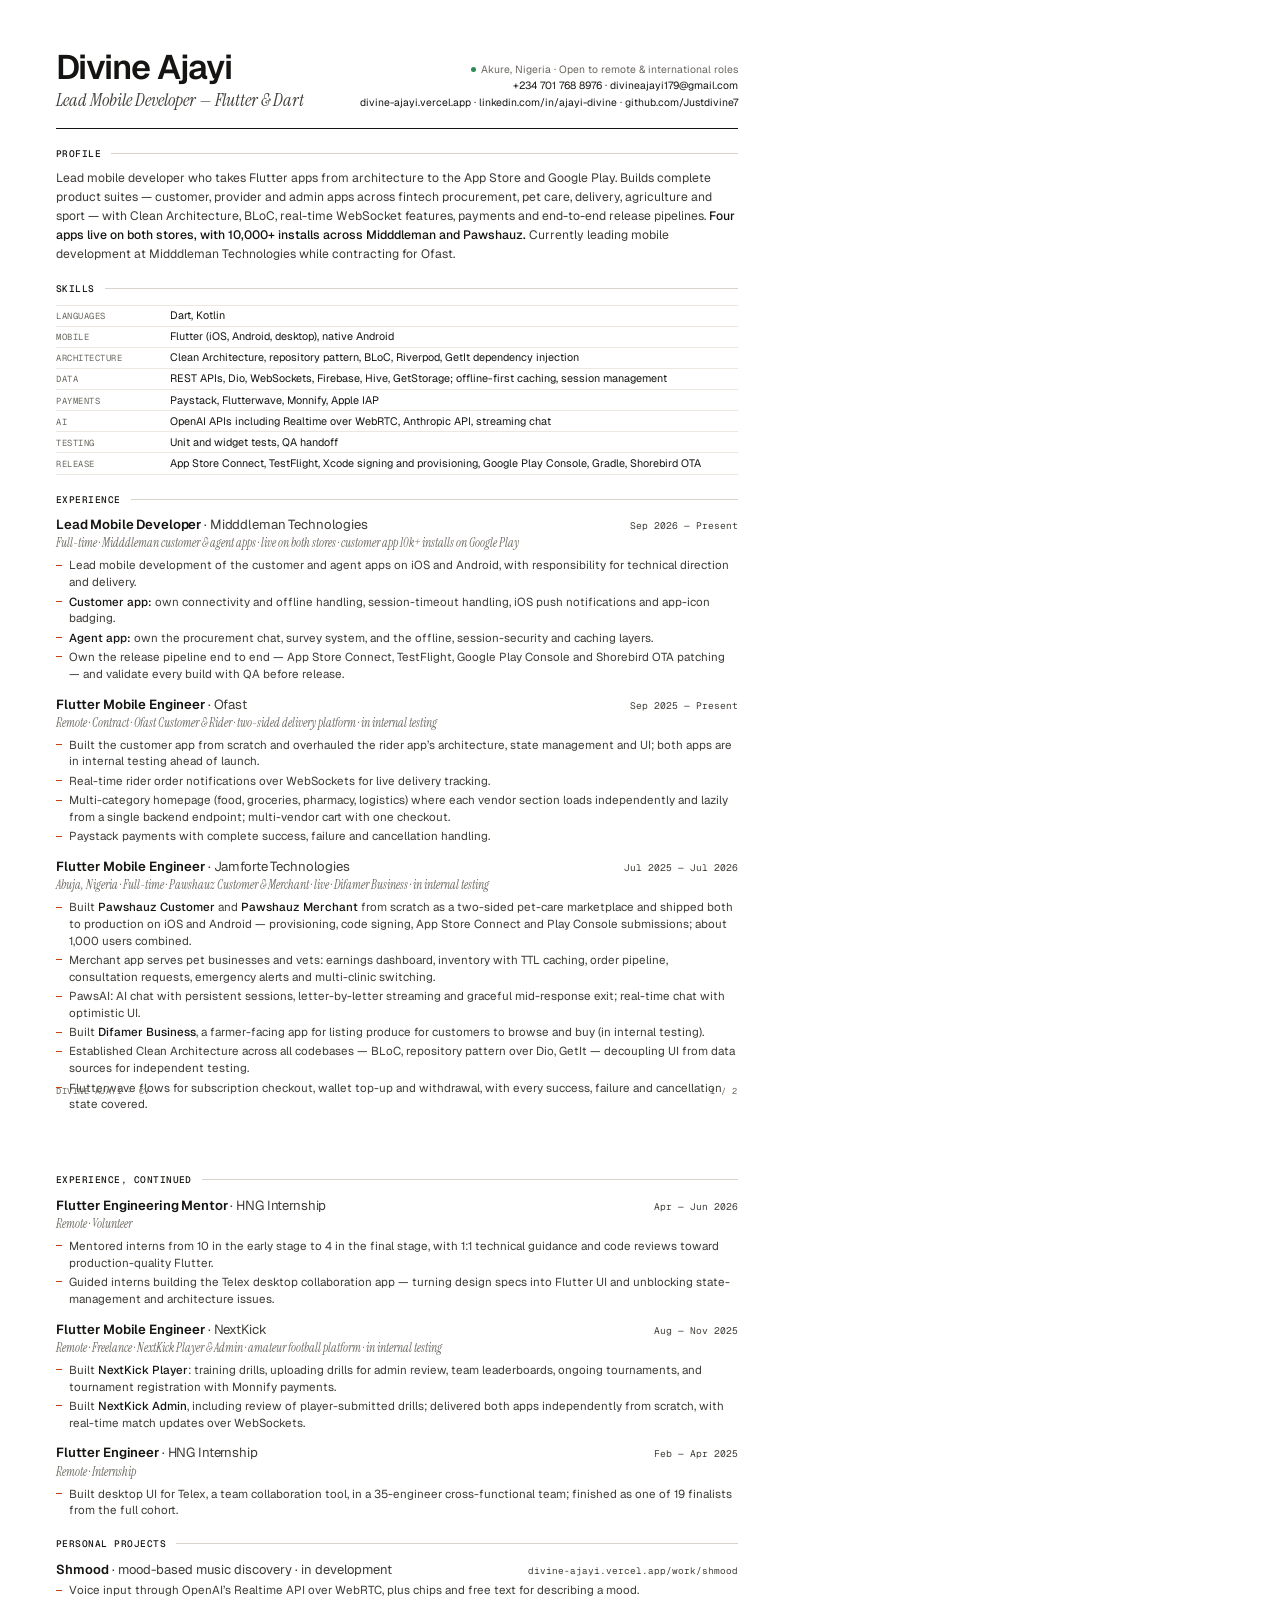
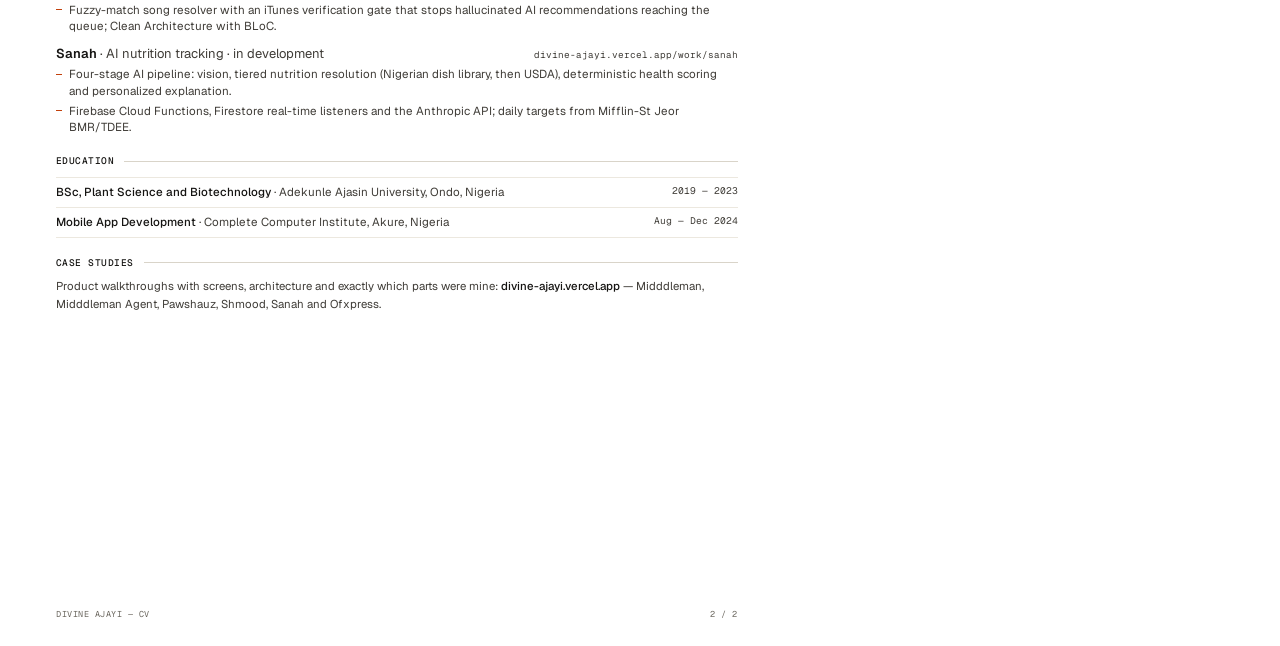
<file: src/cv/cv.html>
<!doctype html>
<html lang="en">
<head>
<meta charset="utf-8">
<title>Divine Ajayi — CV</title>
<!-- Source for /divine-ajayi-cv.pdf. Render with: swift scripts/cv.swift -->
<link rel="preconnect" href="https://fonts.googleapis.com">
<link rel="preconnect" href="https://fonts.gstatic.com" crossorigin>
<link rel="stylesheet" href="https://fonts.googleapis.com/css2?family=Geist:wght@400;500;600&family=Geist+Mono:wght@400;500&family=Instrument+Serif:ital@0;1&display=block">
<style>
  :root {
    --ink: #151412; --ink-2: #3f3c37; --ink-3: #6b675f; --line: #d9d4c9; --accent: #c2410c;
    --sans: 'Geist', 'Helvetica Neue', Arial, sans-serif;
    --serif: 'Instrument Serif', Georgia, serif;
    --mono: 'Geist Mono', Menlo, monospace;
  }
  * { box-sizing: border-box; margin: 0; padding: 0; }
  html, body { background: #fff; }
  body { font-family: var(--sans); color: var(--ink); font-size: 11.6px; line-height: 1.45; -webkit-font-smoothing: antialiased; }
  /* Ligature glyphs extract as garbage in PDF text ("Flutter" → "Flu!er"), which breaks ATS parsing. */
  * { font-variant-ligatures: none; font-feature-settings: 'liga' 0, 'clig' 0, 'dlig' 0, 'calt' 0; }
  a { color: inherit; text-decoration: none; }
  ul { list-style: none; }

  /* A4 at 96dpi */
  .page { width: 794px; height: 1123px; padding: 50px 56px 44px; position: relative; overflow: hidden; }
  .page + .page { page-break-before: always; }
  .folio { position: absolute; left: 56px; right: 56px; bottom: 26px; display: flex; justify-content: space-between;
    font-family: var(--mono); font-size: 8.5px; letter-spacing: .06em; color: var(--ink-3); text-transform: uppercase; }

  /* header */
  .head { display: grid; grid-template-columns: 1fr auto; gap: 24px; align-items: end; padding-bottom: 16px; border-bottom: 1.5px solid var(--ink); }
  .name { font-size: 34px; font-weight: 600; letter-spacing: -.035em; line-height: 1; }
  .role { font-family: var(--serif); font-style: italic; font-size: 18px; line-height: 1.2; margin-top: 6px; color: var(--ink-2); }
  .contact { text-align: right; font-size: 10.4px; line-height: 1.6; color: var(--ink-2); }
  .contact a { color: var(--ink); }
  .contact .avail { color: var(--ink-3); }
  .dot { display: inline-block; width: 5px; height: 5px; border-radius: 50%; background: #2e8b57; margin-right: 5px; vertical-align: 1px; }

  /* sections */
  section { margin-top: 18px; }
  h2 { display: flex; align-items: center; gap: 10px; font-family: var(--mono); font-weight: 500; font-size: 9.5px; letter-spacing: .05em; text-transform: uppercase; color: var(--ink); margin-bottom: 9px; }
  h2::after { content: ''; flex: 1; height: 1px; background: var(--line); }
  .summary { font-size: 12.2px; line-height: 1.55; color: var(--ink-2); }
  .summary strong { color: var(--ink); font-weight: 500; }

  .skills { display: grid; grid-template-columns: 1fr; }
  .skills div { display: grid; grid-template-columns: 104px 1fr; gap: 10px; padding: 2.5px 0; border-top: 1px solid #ece8df; }
  .skills div:last-child { border-bottom: 1px solid #ece8df; }
  .skills dt { font-family: var(--mono); font-size: 8.8px; letter-spacing: .06em; text-transform: uppercase; color: var(--ink-3); padding-top: 2px; }
  .skills dd { font-size: 10.8px; line-height: 1.4; }

  .job { margin-top: 12px; }
  .job:first-of-type { margin-top: 2px; }
  .job__top { display: flex; justify-content: space-between; align-items: baseline; gap: 12px; }
  .job__title { font-size: 13.2px; font-weight: 600; letter-spacing: -.01em; }
  .job__title span { font-weight: 400; color: var(--ink-2); }
  .job__dates { font-family: var(--mono); font-size: 9.6px; color: var(--ink-2); white-space: nowrap; }
  .job__meta { font-family: var(--serif); font-style: italic; font-size: 12.4px; color: var(--ink-3); margin: 1px 0 4px; }
  .job li, .proj li { position: relative; padding-left: 13px; color: var(--ink-2); margin-top: 2.5px; }
  .job li::before, .proj li::before { content: ''; position: absolute; left: 0; top: 7.5px; width: 6px; height: 1px; background: var(--accent); }
  .job li b, .proj li b { font-weight: 500; color: var(--ink); }

  .proj { margin-top: 10px; }
  .proj__top { display: flex; justify-content: space-between; align-items: baseline; gap: 12px; }
  .proj__title { font-size: 13px; font-weight: 600; }
  .proj__title span { font-weight: 400; color: var(--ink-2); }
  .proj__link { font-family: var(--mono); font-size: 9.4px; color: var(--ink-2); }

  .edu li { display: grid; grid-template-columns: 1fr auto; gap: 12px; padding: 6px 0; border-top: 1px solid #ece8df; }
  .edu li:last-child { border-bottom: 1px solid #ece8df; }
  .edu b { font-weight: 500; }
  .edu span { color: var(--ink-2); }
  .edu time { font-family: var(--mono); font-size: 9.6px; color: var(--ink-2); }
</style>
</head>
<body>

<div class="page" id="p1">
  <header class="head">
    <div>
      <h1 class="name">Divine Ajayi</h1>
      <p class="role">Lead Mobile Developer — Flutter &amp; Dart</p>
    </div>
    <div class="contact">
      <div class="avail"><span class="dot"></span>Akure, Nigeria · Open to remote &amp; international roles</div>
      <div><a href="tel:+2347017688976">+234 701 768 8976</a> · <a href="mailto:divineajayi179@gmail.com">divineajayi179@gmail.com</a></div>
      <div><a href="https://divine-ajayi.vercel.app">divine-ajayi.vercel.app</a> · <a href="https://linkedin.com/in/ajayi-divine">linkedin.com/in/ajayi-divine</a> · <a href="https://github.com/Justdivine7">github.com/Justdivine7</a></div>
    </div>
  </header>

  <section>
    <h2>Profile</h2>
    <p class="summary">Lead mobile developer who takes Flutter apps from architecture to the App Store and Google Play. Builds complete product suites — customer, provider and admin apps across fintech procurement, pet care, delivery, agriculture and sport — with Clean Architecture, BLoC, real-time WebSocket features, payments and end-to-end release pipelines. <strong>Four apps live on both stores, with 10,000+ installs across Midddleman and Pawshauz.</strong> Currently leading mobile development at Midddleman Technologies while contracting for Ofast.</p>
  </section>

  <section>
    <h2>Skills</h2>
    <dl class="skills">
      <div><dt>Languages</dt><dd>Dart, Kotlin</dd></div>
      <div><dt>Mobile</dt><dd>Flutter (iOS, Android, desktop), native Android</dd></div>
      <div><dt>Architecture</dt><dd>Clean Architecture, repository pattern, BLoC, Riverpod, GetIt dependency injection</dd></div>
      <div><dt>Data</dt><dd>REST APIs, Dio, WebSockets, Firebase, Hive, GetStorage; offline-first caching, session management</dd></div>
      <div><dt>Payments</dt><dd>Paystack, Flutterwave, Monnify, Apple IAP</dd></div>
      <div><dt>AI</dt><dd>OpenAI APIs including Realtime over WebRTC, Anthropic API, streaming chat</dd></div>
      <div><dt>Testing</dt><dd>Unit and widget tests, QA handoff</dd></div>
      <div><dt>Release</dt><dd>App Store Connect, TestFlight, Xcode signing and provisioning, Google Play Console, Gradle, Shorebird OTA</dd></div>
    </dl>
  </section>

  <section>
    <h2>Experience</h2>

    <article class="job">
      <div class="job__top"><h3 class="job__title">Lead Mobile Developer <span>· Midddleman Technologies</span></h3><span class="job__dates">Sep 2026 — Present</span></div>
      <p class="job__meta">Full-time · Midddleman customer &amp; agent apps · live on both stores · customer app 10k+ installs on Google Play</p>
      <ul>
        <li>Lead mobile development of the customer and agent apps on iOS and Android, with responsibility for technical direction and delivery.</li>
        <li><b>Customer app:</b> own connectivity and offline handling, session-timeout handling, iOS push notifications and app-icon badging.</li>
        <li><b>Agent app:</b> own the procurement chat, survey system, and the offline, session-security and caching layers.</li>
        <li>Own the release pipeline end to end — App Store Connect, TestFlight, Google Play Console and Shorebird OTA patching — and validate every build with QA before release.</li>
      </ul>
    </article>

    <article class="job">
      <div class="job__top"><h3 class="job__title">Flutter Mobile Engineer <span>· Ofast</span></h3><span class="job__dates">Sep 2025 — Present</span></div>
      <p class="job__meta">Remote · Contract · Ofast Customer &amp; Rider · two-sided delivery platform · in internal testing</p>
      <ul>
        <li>Built the customer app from scratch and overhauled the rider app’s architecture, state management and UI; both apps are in internal testing ahead of launch.</li>
        <li>Real-time rider order notifications over WebSockets for live delivery tracking.</li>
        <li>Multi-category homepage (food, groceries, pharmacy, logistics) where each vendor section loads independently and lazily from a single backend endpoint; multi-vendor cart with one checkout.</li>
        <li>Paystack payments with complete success, failure and cancellation handling.</li>
      </ul>
    </article>

    <article class="job">
      <div class="job__top"><h3 class="job__title">Flutter Mobile Engineer <span>· Jamforte Technologies</span></h3><span class="job__dates">Jul 2025 — Jul 2026</span></div>
      <p class="job__meta">Abuja, Nigeria · Full-time · Pawshauz Customer &amp; Merchant · live · Difamer Business · in internal testing</p>
      <ul>
        <li>Built <b>Pawshauz Customer</b> and <b>Pawshauz Merchant</b> from scratch as a two-sided pet-care marketplace and shipped both to production on iOS and Android — provisioning, code signing, App Store Connect and Play Console submissions; about 1,000 users combined.</li>
        <li>Merchant app serves pet businesses and vets: earnings dashboard, inventory with TTL caching, order pipeline, consultation requests, emergency alerts and multi-clinic switching.</li>
        <li>PawsAI: AI chat with persistent sessions, letter-by-letter streaming and graceful mid-response exit; real-time chat with optimistic UI.</li>
        <li>Built <b>Difamer Business</b>, a farmer-facing app for listing produce for customers to browse and buy (in internal testing).</li>
        <li>Established Clean Architecture across all codebases — BLoC, repository pattern over Dio, GetIt — decoupling UI from data sources for independent testing.</li>
        <li>Flutterwave flows for subscription checkout, wallet top-up and withdrawal, with every success, failure and cancellation state covered.</li>
      </ul>
    </article>
  </section>

  <footer class="folio"><span>Divine Ajayi — CV</span><span>1 / 2</span></footer>
</div>

<div class="page" id="p2">
  <section style="margin-top:0">
    <h2>Experience, continued</h2>

    <article class="job">
      <div class="job__top"><h3 class="job__title">Flutter Engineering Mentor <span>· HNG Internship</span></h3><span class="job__dates">Apr — Jun 2026</span></div>
      <p class="job__meta">Remote · Volunteer</p>
      <ul>
        <li>Mentored interns from 10 in the early stage to 4 in the final stage, with 1:1 technical guidance and code reviews toward production-quality Flutter.</li>
        <li>Guided interns building the Telex desktop collaboration app — turning design specs into Flutter UI and unblocking state-management and architecture issues.</li>
      </ul>
    </article>

    <article class="job">
      <div class="job__top"><h3 class="job__title">Flutter Mobile Engineer <span>· NextKick</span></h3><span class="job__dates">Aug — Nov 2025</span></div>
      <p class="job__meta">Remote · Freelance · NextKick Player &amp; Admin · amateur football platform · in internal testing</p>
      <ul>
        <li>Built <b>NextKick Player</b>: training drills, uploading drills for admin review, team leaderboards, ongoing tournaments, and tournament registration with Monnify payments.</li>
        <li>Built <b>NextKick Admin</b>, including review of player-submitted drills; delivered both apps independently from scratch, with real-time match updates over WebSockets.</li>
      </ul>
    </article>

    <article class="job">
      <div class="job__top"><h3 class="job__title">Flutter Engineer <span>· HNG Internship</span></h3><span class="job__dates">Feb — Apr 2025</span></div>
      <p class="job__meta">Remote · Internship</p>
      <ul>
        <li>Built desktop UI for Telex, a team collaboration tool, in a 35-engineer cross-functional team; finished as one of 19 finalists from the full cohort.</li>
      </ul>
    </article>
  </section>

  <section>
    <h2>Personal projects</h2>
    <article class="proj">
      <div class="proj__top"><h3 class="proj__title">Shmood <span>· mood-based music discovery · in development</span></h3><a class="proj__link" href="https://divine-ajayi.vercel.app/work/shmood/">divine-ajayi.vercel.app/work/shmood</a></div>
      <ul>
        <li>Voice input through OpenAI’s Realtime API over WebRTC, plus chips and free text for describing a mood.</li>
        <li>Fuzzy-match song resolver with an iTunes verification gate that stops hallucinated AI recommendations reaching the queue; Clean Architecture with BLoC.</li>
      </ul>
    </article>
    <article class="proj">
      <div class="proj__top"><h3 class="proj__title">Sanah <span>· AI nutrition tracking · in development</span></h3><a class="proj__link" href="https://divine-ajayi.vercel.app/work/sanah/">divine-ajayi.vercel.app/work/sanah</a></div>
      <ul>
        <li>Four-stage AI pipeline: vision, tiered nutrition resolution (Nigerian dish library, then USDA), deterministic health scoring and personalized explanation.</li>
        <li>Firebase Cloud Functions, Firestore real-time listeners and the Anthropic API; daily targets from Mifflin-St Jeor BMR/TDEE.</li>
      </ul>
    </article>
  </section>

  <section>
    <h2>Education</h2>
    <ul class="edu">
      <li><div><b>BSc, Plant Science and Biotechnology</b> <span>· Adekunle Ajasin University, Ondo, Nigeria</span></div><time>2019 — 2023</time></li>
      <li><div><b>Mobile App Development</b> <span>· Complete Computer Institute, Akure, Nigeria</span></div><time>Aug — Dec 2024</time></li>
    </ul>
  </section>

  <section>
    <h2>Case studies</h2>
    <p class="summary" style="font-size:11.4px">Product walkthroughs with screens, architecture and exactly which parts were mine: <a href="https://divine-ajayi.vercel.app/#work"><b style="font-weight:500;color:var(--ink)">divine-ajayi.vercel.app</b></a> — Midddleman, Midddleman Agent, Pawshauz, Shmood, Sanah and Ofxpress.</p>
  </section>

  <footer class="folio"><span>Divine Ajayi — CV</span><span>2 / 2</span></footer>
</div>

</body>
</html>
</file>
<file: assets/css/site.css>
/* ==========================================================================
   Divine Ajayi — portfolio
   Editorial system: warm paper, near-black ink, one grotesk (Geist), one
   italic serif for voice (Instrument Serif), one mono for metadata.
   Each product brings its own palette via --c-* custom properties.
   ========================================================================== */

/* ---------- tokens ---------- */
:root {
  --paper: #f3f0e8;
  --paper-2: #e9e4d9;
  --ink: #151412;
  --ink-2: #45423c;
  --ink-3: #66625a;
  --line: rgba(21, 20, 18, 0.14);
  --line-strong: rgba(21, 20, 18, 0.3);
  --accent: #c2410c;
  --live: #2e8b57;
  --dev: #c98a12;

  --sans: 'Geist', ui-sans-serif, system-ui, -apple-system, 'Segoe UI', Roboto, sans-serif;
  --serif: 'Instrument Serif', 'Iowan Old Style', 'Times New Roman', Georgia, serif;
  --mono: 'Geist Mono', ui-monospace, 'SF Mono', Menlo, Consolas, monospace;

  --gutter: clamp(1.25rem, 4vw, 3.5rem);
  --maxw: 1440px;
  --header-h: 68px;
  --section: clamp(5.5rem, 11vw, 10rem);

  --ease: cubic-bezier(0.2, 0.7, 0.1, 1);
  --ease-out: cubic-bezier(0.16, 1, 0.3, 1);

  /* default product palette (overridden per chapter / case study) */
  --c-bg: var(--paper-2);
  --c-fg: var(--ink);
  --c-muted: var(--ink-3);
  --c-accent: var(--accent);
  --c-panel: var(--paper);

  color-scheme: light;
}

/* ---------- reset ---------- */
*, *::before, *::after { box-sizing: border-box; }
* { margin: 0; }
html {
  -webkit-text-size-adjust: 100%;
  text-size-adjust: 100%;
  scroll-padding-top: calc(var(--header-h) + 1rem);
}
@media (prefers-reduced-motion: no-preference) { html { scroll-behavior: smooth; } }
body {
  min-height: 100vh;
  background: var(--paper);
  color: var(--ink);
  font-family: var(--sans);
  font-size: 1.0625rem;
  line-height: 1.6;
  font-weight: 400;
  -webkit-font-smoothing: antialiased;
  -moz-osx-font-smoothing: grayscale;
  text-rendering: optimizeLegibility;
  overflow-x: clip;
}
img { display: block; max-width: 100%; height: auto; }
ul, ol { padding: 0; list-style: none; }
a { color: inherit; text-decoration: none; }
button { font: inherit; color: inherit; background: none; border: 0; cursor: pointer; }
h1, h2, h3, h4 { font-weight: 500; line-height: 1.1; text-wrap: balance; }
p { text-wrap: pretty; }
em { font-style: normal; }
[hidden] { display: none !important; }
::selection { background: var(--ink); color: var(--paper); }

:focus-visible { outline: 2px solid currentColor; outline-offset: 3px; border-radius: 4px; }

.visually-hidden {
  position: absolute !important; width: 1px; height: 1px; padding: 0; margin: -1px;
  overflow: hidden; clip: rect(0 0 0 0); white-space: nowrap; border: 0;
}
.skip {
  position: fixed; left: 1rem; top: 1rem; z-index: 100;
  padding: 0.75rem 1rem; background: var(--ink); color: var(--paper); border-radius: 8px;
  transform: translateY(-200%); transition: transform 0.2s var(--ease);
}
.skip:focus { transform: none; }

.wrap { width: 100%; max-width: var(--maxw); margin-inline: auto; padding-inline: var(--gutter); }

/* ---------- type primitives ---------- */
.eyebrow, .label {
  font-family: var(--mono);
  font-size: 0.75rem;
  font-weight: 400;
  letter-spacing: 0.08em;
  text-transform: uppercase;
  line-height: 1.4;
}
.eyebrow { color: var(--ink-3); }
.label { color: var(--c-muted); }

/* italic serif voice inside display type */
.hero__title em, .section-title em, .contact__title em, .about__statement em,
.chapter__tagline, .case-hero__tagline, .case-pull, .next-case__tag {
  font-family: var(--serif);
  font-style: italic;
  font-weight: 400;
  letter-spacing: -0.01em;
}
.hero__title em, .section-title em, .contact__title em, .about__statement em { font-size: 1.06em; }

.section-title {
  font-size: clamp(2.5rem, 6.4vw, 6.25rem);
  line-height: 0.95;
  letter-spacing: -0.045em;
  max-width: 14ch;
}
.section-lede {
  font-size: clamp(1.0625rem, 1.4vw, 1.25rem);
  color: var(--ink-2);
  max-width: 46ch;
}
.section-head { display: grid; gap: clamp(1.25rem, 2.4vw, 2rem); margin-bottom: clamp(3rem, 7vw, 6rem); }

.status-dot {
  display: inline-block; width: 8px; height: 8px; border-radius: 50%;
  background: var(--live); margin-right: 0.6em; vertical-align: 0.08em; flex: none;
  box-shadow: 0 0 0 0 color-mix(in srgb, var(--live) 50%, transparent);
}
.status-dot--dev { background: var(--dev); }
@media (prefers-reduced-motion: no-preference) {
  .status-dot:not(.status-dot--dev) { animation: pulse 2.4s var(--ease) infinite; }
}
@keyframes pulse {
  0% { box-shadow: 0 0 0 0 color-mix(in srgb, var(--live) 45%, transparent); }
  70%, 100% { box-shadow: 0 0 0 8px transparent; }
}

.i { width: 1em; height: 1em; flex: none; transition: transform 0.35s var(--ease-out); }

/* ---------- buttons & links ---------- */
.btn {
  --h: 3rem;
  display: inline-flex; align-items: center; justify-content: center; gap: 0.55em;
  height: var(--h); padding: 0 1.35rem;
  border-radius: 999px;
  font-size: 0.9375rem; font-weight: 500; letter-spacing: -0.005em; white-space: nowrap;
  transition: background-color 0.25s var(--ease), color 0.25s var(--ease), border-color 0.25s var(--ease), transform 0.2s var(--ease);
  -webkit-tap-highlight-color: transparent;
}
.btn:active { transform: scale(0.965); }
.btn--sm { --h: 2.375rem; padding: 0 1rem; font-size: 0.8125rem; }
.btn--ink { background: var(--ink); color: var(--paper); }
.btn--ink:hover { background: #000; }
.btn--line { box-shadow: inset 0 0 0 1px var(--line-strong); }
.btn--line:hover { background: rgba(21, 20, 18, 0.06); }
a:hover .i--out, button:hover .i--out { transform: translate(2px, -2px); }
a:hover .i--right { transform: translateX(3px); }
a:hover .i--down { transform: translateY(2px); }
.btn--case, .btn--onstage { box-shadow: inset 0 0 0 1px color-mix(in srgb, var(--c-fg) 35%, transparent); color: var(--c-fg); }
.btn--case { background: var(--c-fg); color: var(--c-bg); box-shadow: none; }
.btn--case:hover { background: var(--c-accent); color: var(--c-bg); }
.btn--onstage:hover { background: color-mix(in srgb, var(--c-fg) 10%, transparent); }

.textlink {
  display: inline-flex; align-items: center; gap: 0.35em;
  font-size: 0.875rem; color: var(--c-fg);
  background: linear-gradient(currentColor, currentColor) 0 100% / 0 1px no-repeat;
  transition: background-size 0.35s var(--ease-out);
  padding-bottom: 2px;
}
.textlink:hover { background-size: 100% 1px; }

/* ---------- screenshots ---------- */
.shot { margin: 0; position: relative; }
.shot__frame { position: relative; }
.shot--device .shot__frame {
  background: #0c0c0d;
  padding: 3.2%;
  border-radius: 14% / 6.6%;
  box-shadow:
    inset 0 0 0 1px rgba(255, 255, 255, 0.08),
    0 1px 2px rgba(0, 0, 0, 0.12),
    0 24px 48px -18px rgba(20, 14, 8, 0.38);
}
.shot--device img { width: 100%; border-radius: 11% / 5.2%; background: #1b1b1c; }
.shot--poster .shot__frame {
  border-radius: clamp(10px, 1.3vw, 18px);
  overflow: hidden;
  box-shadow: 0 1px 2px rgba(0, 0, 0, 0.1), 0 24px 48px -20px rgba(0, 0, 0, 0.45);
}
.shot--poster img { width: 100%; }
.shot figcaption {
  font-family: var(--mono); font-size: 0.75rem; letter-spacing: 0.02em;
  color: var(--c-muted); margin-top: 0.85rem; text-align: center;
}

/* ==========================================================================
   Header & navigation
   ========================================================================== */
.site-header {
  position: fixed; inset: 0 0 auto 0; z-index: 50;
  padding-top: env(safe-area-inset-top, 0px);
  transition: transform 0.5s var(--ease-out), background-color 0.3s var(--ease), box-shadow 0.3s var(--ease);
}
.site-header.is-scrolled { background: var(--paper); box-shadow: 0 1px 0 var(--line); }
.site-header.is-hidden { transform: translateY(-110%); }
.site-header__inner {
  max-width: var(--maxw); margin-inline: auto; padding-inline: var(--gutter);
  height: var(--header-h);
  display: grid; grid-template-columns: 1fr auto 1fr; align-items: center; gap: 1rem;
}
.wordmark { display: inline-flex; align-items: center; gap: 0.7rem; justify-self: start; border-radius: 999px; }
.wordmark__mark {
  display: grid; place-items: center; width: 2.125rem; height: 2.125rem; border-radius: 50%;
  background: var(--ink); color: var(--paper);
  font-family: var(--serif); font-style: italic; font-size: 1.05rem; letter-spacing: 0.01em;
  transition: transform 0.5s var(--ease-out);
}
.wordmark:hover .wordmark__mark { transform: rotate(-12deg); }
.wordmark__text { display: grid; line-height: 1.15; }
.wordmark__name { font-weight: 600; font-size: 0.9375rem; letter-spacing: -0.015em; }
.wordmark__role { font-family: var(--mono); font-size: 0.6875rem; color: var(--ink-3); letter-spacing: 0.04em; }

.nav__list {
  position: relative; display: flex; gap: 0.125rem; padding: 0.3rem;
  border-radius: 999px; background: color-mix(in srgb, var(--paper) 80%, white);
  box-shadow: inset 0 0 0 1px var(--line);
}
.nav__list a {
  position: relative; z-index: 1; display: block;
  padding: 0.45rem 0.95rem; border-radius: 999px;
  font-size: 0.875rem; color: var(--ink-2);
  transition: color 0.35s var(--ease);
}
.nav__list a:hover { color: var(--ink); }
.nav__list a.is-active { color: var(--paper); }
.nav__indicator {
  position: absolute; z-index: 0; top: 0.3rem; bottom: 0.3rem; left: 0;
  width: var(--w, 0px); transform: translateX(var(--x, 0px));
  border-radius: 999px; background: var(--ink);
  opacity: 0;
  transition: transform 0.55s var(--ease-out), width 0.55s var(--ease-out), opacity 0.3s var(--ease);
}
.nav__indicator.is-on { opacity: 1; }
.header__resume { justify-self: end; }

.menu-toggle {
  display: none; justify-self: end; align-items: center; gap: 0.6rem;
  height: 2.5rem; padding: 0 0.4rem 0 1rem; border-radius: 999px;
  background: var(--ink); color: var(--paper); font-size: 0.875rem; font-weight: 500;
  position: relative; z-index: 60;
}
.menu-toggle__bars { position: relative; width: 1.75rem; height: 1.75rem; border-radius: 50%; background: color-mix(in srgb, var(--paper) 14%, transparent); }
.menu-toggle__bars span {
  position: absolute; left: 0.5rem; right: 0.5rem; height: 1.5px; background: currentColor; border-radius: 2px;
  transition: transform 0.45s var(--ease-out), top 0.45s var(--ease-out);
}
.menu-toggle__bars span:first-child { top: calc(50% - 3px); }
.menu-toggle__bars span:last-child { top: calc(50% + 2px); }
.menu-toggle[aria-expanded="true"] .menu-toggle__bars span:first-child { top: calc(50% - 0.75px); transform: rotate(45deg); }
.menu-toggle[aria-expanded="true"] .menu-toggle__bars span:last-child { top: calc(50% - 0.75px); transform: rotate(-45deg); }

.menu {
  position: fixed; inset: 0; z-index: 45;
  background: var(--paper);
  padding: calc(var(--header-h) + env(safe-area-inset-top, 0px) + 1.5rem) var(--gutter) calc(2rem + env(safe-area-inset-bottom, 0px));
  display: flex; flex-direction: column;
  opacity: 0; transition: opacity 0.35s var(--ease);
  overflow-y: auto;
}
.menu.is-open { opacity: 1; }
.menu__inner { display: flex; flex-direction: column; justify-content: space-between; flex: 1; gap: 2rem; }
.menu__list li {
  border-bottom: 1px solid var(--line);
  opacity: 0; transform: translateY(16px);
  transition: opacity 0.5s var(--ease), transform 0.6s var(--ease-out);
  transition-delay: calc(var(--i) * 45ms + 60ms);
}
.menu.is-open .menu__list li { opacity: 1; transform: none; }
.menu__list a {
  display: flex; align-items: baseline; gap: 1rem; padding: 0.9rem 0;
  font-size: clamp(2.25rem, 10vw, 3.5rem); letter-spacing: -0.045em; line-height: 1; font-weight: 500;
}
.menu__n { font-family: var(--mono); font-size: 0.75rem; letter-spacing: 0.04em; color: var(--ink-3); transform: translateY(-0.6em); }
.menu__foot { display: grid; gap: 1rem; justify-items: start; }
.menu__mail { font-family: var(--mono); font-size: 0.875rem; color: var(--ink-2); }

@media (max-width: 899px) {
  .nav { display: none; }
  .header__resume { display: none; }
  .menu-toggle { display: inline-flex; }
  .site-header__inner { grid-template-columns: 1fr auto; }
}
@media (min-width: 900px) { .menu { display: none !important; } }
body.menu-open { overflow: hidden; }
body.menu-open .site-header { background: var(--paper); box-shadow: none; transform: none; }

/* ==========================================================================
   Motion primitives (only when JS is running; content is visible without it)
   ========================================================================== */
.js [data-reveal] {
  opacity: 0; transform: translateY(26px);
  transition: opacity 0.9s var(--ease), transform 1.1s var(--ease-out);
  transition-delay: calc(var(--ri, 0) * 85ms);
}
.js [data-reveal].is-in { opacity: 1; transform: none; }

[data-split] .w { display: inline-block; overflow: clip; padding: 0 0.06em 0.14em; margin: 0 -0.06em -0.14em; vertical-align: top; }
[data-split] .w > span { display: inline-block; }
.js [data-split] .w > span {
  transform: translateY(108%);
  transition: transform 1.15s var(--ease-out);
  transition-delay: calc(var(--i, 0) * 55ms);
}
.js [data-split].is-in .w > span { transform: none; }

[data-parallax] { will-change: translate; }

@media (prefers-reduced-motion: reduce) {
  .js [data-reveal], .js [data-split] .w > span { opacity: 1 !important; transform: none !important; transition: none !important; }
  [data-parallax] { translate: none !important; will-change: auto; }
  *, *::before, *::after { animation-duration: 0.001ms !important; animation-iteration-count: 1 !important; transition-duration: 0.001ms !important; }
}

/* Cross-document page transitions (progressive enhancement) */
@view-transition { navigation: auto; }
::view-transition-old(root) { animation: vt-out 0.35s var(--ease) both; }
::view-transition-new(root) { animation: vt-in 0.55s var(--ease-out) both; }
::view-transition-group(*) { animation-duration: 0.6s; animation-timing-function: var(--ease-out); }
@keyframes vt-out { to { opacity: 0; transform: translateY(-12px); } }
@keyframes vt-in { from { opacity: 0; transform: translateY(18px); } }
@media (prefers-reduced-motion: reduce) {
  @view-transition { navigation: none; }
}

/* ==========================================================================
   Hero
   ========================================================================== */
.hero { padding-top: calc(var(--header-h) + clamp(2.5rem, 7vw, 6.5rem)); padding-bottom: clamp(3rem, 6vw, 5rem); }
.hero__grid {
  display: grid;
  grid-template-columns: repeat(12, minmax(0, 1fr));
  column-gap: clamp(1rem, 2vw, 2rem);
}
.hero__eyebrow { grid-column: 1 / -1; display: flex; align-items: center; gap: 0.9rem; flex-wrap: wrap; margin-bottom: clamp(1.5rem, 3vw, 2.5rem); }
.hero__eyebrow span:first-child { color: var(--ink); }
.hero__sep { width: 2.5rem; height: 1px; background: var(--line-strong); }
.hero__title {
  grid-column: 1 / span 8;
  font-size: clamp(3rem, 7vw, 6.5rem);
  line-height: 0.93;
  letter-spacing: -0.05em;
  font-weight: 500;
}
.hero__intro { grid-column: 1 / span 6; margin-top: clamp(2rem, 4vw, 3.5rem); display: grid; gap: 2rem; align-content: start; }
.hero__lede { font-size: clamp(1.125rem, 1.45vw, 1.3125rem); line-height: 1.55; color: var(--ink-2); max-width: 40ch; }
.hero__actions { display: flex; flex-wrap: wrap; gap: 0.75rem; }

.hero__stage {
  grid-column: 9 / -1; grid-row: 2 / span 2;
  position: relative; align-self: center;
  aspect-ratio: 1 / 1.22;
  width: 100%; max-width: 460px; justify-self: end;
}
.hero__facts {
  grid-column: 1 / -1;
  display: grid; grid-template-columns: repeat(4, minmax(0, 1fr));
  margin-top: clamp(3.5rem, 7vw, 6rem);
  border-top: 1px solid var(--line-strong);
}
.hero__facts > div { padding: 1.1rem 1.25rem 0 0; }
.hero__facts > div + div { padding-left: 1.25rem; border-left: 1px solid var(--line); }
.hero__facts dt { font-family: var(--mono); font-size: 0.6875rem; letter-spacing: 0.08em; text-transform: uppercase; color: var(--ink-3); margin-bottom: 0.35rem; }
.hero__facts dd { font-size: 0.9375rem; font-weight: 500; display: flex; align-items: center; }

@media (max-width: 1099px) {
  .hero__title { grid-column: 1 / -1; }
  .hero__intro { grid-column: 1 / span 7; }
  .hero__stage { grid-column: 8 / -1; grid-row: 3; max-width: 380px; margin-top: 2rem; }
}
@media (max-width: 759px) {
  .hero__intro { grid-column: 1 / -1; }
  .hero__stage { grid-column: 1 / -1; grid-row: auto; justify-self: center; width: min(100%, 330px); margin-top: 3.5rem; aspect-ratio: 1 / 1.18; }
  .hero__sep { display: none; }
  .hero__eyebrow { gap: 0.35rem 0.9rem; }
  .hero__facts { grid-template-columns: 1fr 1fr; }
  .hero__facts > div { padding: 1rem 0.75rem 1rem 0; }
  .hero__facts > div + div { padding-left: 0; border-left: 0; }
  .hero__facts > div:nth-child(even) { padding-left: 1rem; border-left: 1px solid var(--line); }
  .hero__facts > div:nth-child(n + 3) { border-top: 1px solid var(--line); }
}
@media (max-width: 340px) {
  .hero__facts { grid-template-columns: 1fr; }
  .hero__facts > div:nth-child(even) { padding-left: 0; border-left: 0; }
  .hero__facts > div + div { border-top: 1px solid var(--line); }
}

/* ==========================================================================
   Selected work — shared chapter anatomy
   ========================================================================== */
.work { padding-top: var(--section); }
.section-head--work { grid-template-columns: repeat(12, minmax(0, 1fr)); column-gap: 2rem; align-items: end; }
.section-head--work .eyebrow { grid-column: 1 / -1; }
.section-head--work .section-title { grid-column: 1 / span 7; }
.section-head--work .section-lede { grid-column: 8 / -1; justify-self: end; }
@media (max-width: 899px) {
  .section-head--work .section-title, .section-head--work .section-lede { grid-column: 1 / -1; justify-self: start; }
}

.chapter { container-type: inline-size; color: var(--c-fg); --label: var(--c-muted); }
.stage { background: var(--c-bg); color: var(--c-fg); }
.chapter + .chapter { margin-top: 0; }
.chapter .label { color: var(--c-muted); }

.chapter__meta {
  display: flex; flex-wrap: wrap; align-items: center; gap: 0.5rem 1.5rem;
  font-family: var(--mono); font-size: 0.75rem; letter-spacing: 0.06em; text-transform: uppercase;
  color: var(--c-muted);
  padding-bottom: 1rem; margin-bottom: clamp(2rem, 4.5vw, 3.75rem);
  border-bottom: 1px solid color-mix(in srgb, var(--c-fg) 18%, transparent);
}
.chapter__index { color: var(--c-fg); font-weight: 500; }
.chapter__status { margin-left: auto; display: inline-flex; align-items: center; color: var(--c-fg); }
.chapter__status-note { color: var(--c-muted); }
@media (max-width: 599px) {
  .chapter__status { margin-left: 0; width: 100%; }
}

.chapter__title {
  font-size: clamp(2.75rem, 7vw, 6.5rem);
  letter-spacing: -0.05em; line-height: 0.92; font-weight: 500;
}
.chapter__title a {
  background: linear-gradient(currentColor, currentColor) 0 96% / 0 0.05em no-repeat;
  transition: background-size 0.6s var(--ease-out);
  border-radius: 0;
}
.chapter__title a:hover { background-size: 100% 0.05em; }
.chapter__tagline { font-size: clamp(1.5rem, 2.6vw, 2.375rem); line-height: 1.15; margin-top: 0.6rem; color: var(--c-fg); opacity: 0.86; }
.chapter__summary { font-size: clamp(1.0625rem, 1.3vw, 1.1875rem); line-height: 1.6; color: color-mix(in srgb, var(--c-fg) 82%, transparent); max-width: 44ch; }

.chapter__owned .label { margin-bottom: 0.8rem; }
.chapter__owned li {
  padding: 0.7rem 0 0.7rem 1.4rem; position: relative;
  border-top: 1px solid color-mix(in srgb, var(--c-fg) 14%, transparent);
  font-size: 0.9375rem; line-height: 1.5; color: color-mix(in srgb, var(--c-fg) 88%, transparent);
}
.chapter__owned li::before {
  content: ''; position: absolute; left: 0; top: 1.3rem; width: 0.55rem; height: 1px; background: var(--c-accent);
}
.chapter__stack { font-size: 0.875rem; line-height: 1.7; color: var(--c-muted); }
.chapter__stack .label { margin-right: 0.6rem; color: var(--c-fg); }
.chapter__cta { margin-top: 1.75rem; display: grid; gap: 1.1rem; justify-items: start; }
.chapter__stores { display: flex; flex-wrap: wrap; gap: 0.5rem 1.25rem; }

.chapter__body { display: grid; gap: clamp(2rem, 4vw, 4rem); margin-top: clamp(3rem, 6vw, 5.5rem); align-items: start; }
.chapter__body--3 { grid-template-columns: 1.1fr 1fr 0.9fr; }
.chapter__body--2 { grid-template-columns: 1.25fr 1fr; }
.chapter__split { display: grid; grid-template-columns: 1.2fr 1fr; gap: 2rem 4rem; align-items: end; }
@media (max-width: 899px) {
  .chapter__body--3, .chapter__body--2, .chapter__split { grid-template-columns: 1fr; }
}

/* ---------- 01 · posters (Midddleman) ---------- */
.chapter--posters { padding-block: var(--section) calc(var(--section) * 0.9); }
.chapter--posters .chapter__title { font-size: clamp(3.5rem, 13vw, 12.5rem); line-height: 0.86; letter-spacing: -0.06em; }
.chapter--posters .chapter__head { display: flex; flex-wrap: wrap; align-items: baseline; justify-content: space-between; gap: 1rem 3rem; }
.chapter--posters .chapter__tagline { max-width: 16ch; color: var(--c-accent); opacity: 1; }

.rail {
  --gap: clamp(0.75rem, 1.6vw, 1.5rem);
  display: grid; grid-auto-flow: column;
  grid-auto-columns: max(11rem, calc((100cqi - 2 * var(--gutter) - 5 * var(--gap)) / 6));
  gap: var(--gap);
  margin-top: clamp(3rem, 6vw, 5rem);
  padding: 1rem var(--gutter) 4rem;
  max-width: var(--maxw); margin-inline: auto;
  overflow-x: auto; overscroll-behavior-x: contain;
  scroll-snap-type: x mandatory; scroll-padding-inline: var(--gutter);
  scrollbar-width: none;
}
.rail::-webkit-scrollbar { display: none; }
.rail > * { scroll-snap-align: start; }
.rail__item--1, .rail__item--3, .rail__item--5 { margin-top: clamp(1.5rem, 4cqi, 4rem); }
.rail__item--2 { margin-top: clamp(0.5rem, 1.5cqi, 1.5rem); }
@media (min-width: 1500px) { .rail { grid-auto-columns: calc((var(--maxw) - 2 * var(--gutter) - 5 * var(--gap)) / 6); } }
.rail:focus-visible { outline-offset: -4px; }

/* ---------- 02 · companion (Midddleman Agent) ---------- */
.chapter--companion { padding-block: var(--section); }
.companion { display: grid; grid-template-columns: repeat(12, minmax(0, 1fr)); gap: 2rem; align-items: center; }
.companion__panel {
  grid-column: 1 / span 6;
  background: var(--c-bg); border-radius: clamp(20px, 2.6vw, 36px);
  padding: clamp(2.5rem, 6vw, 5.5rem) clamp(1rem, 3vw, 3rem);
  overflow: hidden;
}
.companion__text { grid-column: 8 / -1; }
.companion__text .chapter__summary { margin-top: 1.75rem; }
.companion__text .chapter__owned { margin-top: 2rem; }
.companion__text .chapter__stack { margin-top: 1.75rem; }
.fan { display: flex; justify-content: center; align-items: flex-start; }
.fan .shot { width: 36%; flex: none; transition: transform 0.7s var(--ease-out); }
.fan__l { transform: rotate(-5deg); margin-right: -7%; margin-top: 9%; }
.fan__c { z-index: 2; }
.fan__r { transform: rotate(5deg); margin-left: -7%; margin-top: 9%; }
.companion__panel:hover .fan__l { transform: rotate(-8deg) translateX(-6%); }
.companion__panel:hover .fan__r { transform: rotate(8deg) translateX(6%); }
@media (max-width: 899px) {
  .companion__panel, .companion__text { grid-column: 1 / -1; }
  .companion__panel { order: 2; }
}

/* ---------- 03 · triptych (Pawshauz) ---------- */
.chapter--triptych { padding-block: var(--section); }
.chapter--triptych .chapter__split { margin-bottom: clamp(3rem, 7vw, 6rem); }
.triptych { display: grid; grid-template-columns: repeat(3, minmax(0, 1fr)); gap: clamp(1rem, 3vw, 3rem); }
.triptych__col {
  background: var(--c-panel); border-radius: clamp(16px, 2vw, 28px);
  padding: clamp(1.5rem, 3vw, 2.75rem) clamp(1rem, 2vw, 2rem) clamp(1.25rem, 2vw, 2rem);
  display: grid; align-content: start;
}
.triptych__shots { display: flex; justify-content: center; align-items: flex-start; margin-bottom: 1.75rem; min-height: 0; }
.triptych__shots .shot { width: 44%; max-width: 190px; flex: none; }
.triptych__shots .shot + .shot { margin-left: -12%; }
.triptych__shots--3 .tri--1 { z-index: 2; margin-top: 10%; }
.triptych__shots--3 .tri--2 { margin-top: 3%; }
.triptych__shots--2 .tri--1 { margin-top: 10%; }
.triptych__label { font-weight: 500; font-size: 1.125rem; letter-spacing: -0.015em; display: flex; gap: 0.6rem; align-items: baseline; }
.triptych__note { color: var(--c-muted); font-size: 0.9375rem; margin-top: 0.15rem; }
@media (max-width: 899px) {
  .triptych { grid-template-columns: 1fr; }
  .triptych__shots .shot { width: 30%; }
}
@media (max-width: 479px) {
  .triptych__shots .shot { width: 38%; }
}

/* ---------- 04 · spotlight (Shmood) ---------- */
.chapter--spotlight {
  padding-block: var(--section);
  background:
    radial-gradient(60% 55% at 72% 52%, color-mix(in srgb, var(--c-accent) 14%, transparent), transparent 70%),
    var(--c-bg);
}
.spotlight { display: grid; grid-template-columns: repeat(12, minmax(0, 1fr)); gap: 2rem; align-items: center; }
.spotlight__text { grid-column: 1 / span 5; }
.spotlight__text .chapter__summary { margin-top: 1.75rem; }
.spotlight__stage { grid-column: 7 / -1; display: flex; justify-content: center; align-items: flex-start; padding-block: 2rem; }
.spot { flex: none; }
.spot--l { width: 30%; margin-right: -8%; margin-top: 16%; opacity: 0.9; }
.spot--c { width: 40%; z-index: 2; }
.spot--r { width: 27%; margin-left: -8%; margin-top: 5%; opacity: 0.9; }
.steps { margin: 2.25rem 0 2rem; border-bottom: 1px solid color-mix(in srgb, var(--c-fg) 14%, transparent); }
.steps li {
  display: grid; grid-template-columns: 2.5rem 6.5rem 1fr; gap: 0.75rem; align-items: baseline;
  padding: 0.9rem 0; border-top: 1px solid color-mix(in srgb, var(--c-fg) 14%, transparent);
}
.steps__n { font-family: var(--mono); font-size: 0.75rem; color: var(--c-accent); }
.steps__k { font-weight: 500; }
.steps__v { color: var(--c-muted); font-size: 0.9375rem; }
@media (max-width: 899px) {
  .spotlight__text, .spotlight__stage { grid-column: 1 / -1; }
  .spotlight__stage { order: -1; max-width: 560px; margin-inline: auto; padding-top: 0; }
  .spotlight__text { order: 0; }
}
@media (max-width: 479px) {
  .steps li { grid-template-columns: 2rem 1fr; }
  .steps__v { grid-column: 2; }
}

/* ---------- 05 · pipeline (Sanah) ---------- */
.chapter--pipeline { padding-block: var(--section) 0; }
.pipeline-panel {
  background: var(--c-bg); border-radius: clamp(20px, 3vw, 40px);
  padding: clamp(2rem, 5.5vw, 5.5rem);
  display: grid; grid-template-columns: repeat(12, minmax(0, 1fr)); gap: 2rem clamp(1.5rem, 3vw, 3rem);
  align-items: center;
}
.pipeline-panel__visual { grid-column: 1 / span 5; display: grid; grid-template: 1fr / 1fr; max-width: 480px; }
.pv { grid-area: 1 / 1; }
.pv--back { width: 54%; justify-self: start; transform: rotate(-4deg); }
.pv--front { width: 60%; justify-self: end; margin-top: 22%; z-index: 2; }
.pipeline-panel__text { grid-column: 7 / -1; }
.pipeline-panel__text .chapter__summary { margin-top: 1.75rem; }
.pipeline { margin: 2.25rem 0 2rem; }
.pipeline .label { margin-bottom: 1rem; }
.pipeline ol { position: relative; display: grid; gap: 0; }
.pipeline ol::before {
  content: ''; position: absolute; left: 0.9375rem; top: 1rem; bottom: 1rem; width: 1px;
  background: color-mix(in srgb, var(--c-fg) 22%, transparent);
}
.pipeline li { position: relative; display: grid; grid-template-columns: 1.875rem 5.5rem 1fr; gap: 0.9rem; align-items: baseline; padding: 0.6rem 0; }
.pipeline__n {
  display: grid; place-items: center; width: 1.875rem; height: 1.875rem; border-radius: 50%;
  background: var(--c-bg); box-shadow: inset 0 0 0 1px var(--c-accent); color: var(--c-accent);
  font-family: var(--mono); font-size: 0.75rem; position: relative; align-self: start;
}
.pipeline__k { font-weight: 500; }
.pipeline__v { color: color-mix(in srgb, var(--c-fg) 75%, transparent); font-size: 0.9375rem; line-height: 1.5; }
@media (max-width: 899px) {
  .pipeline-panel__visual, .pipeline-panel__text { grid-column: 1 / -1; }
  .pipeline-panel__visual { order: 2; justify-self: center; width: min(100%, 420px); }
}
@media (max-width: 479px) {
  .pipeline li { grid-template-columns: 1.875rem 1fr; }
  .pipeline__v { grid-column: 2; }
}

/* ---------- 06 · strip (Ofxpress) ---------- */
.chapter--strip { padding-block: var(--section) 0; }
.chapter--strip .chapter__body { margin-top: clamp(2.5rem, 5vw, 4.5rem); }
.strip {
  margin-top: clamp(2.5rem, 5vw, 4.5rem);
  background: var(--c-bg);
  display: flex; gap: clamp(1.5rem, 3vw, 3rem); align-items: flex-start;
  padding: clamp(2.5rem, 5vw, 4.5rem) var(--gutter);
  overflow-x: auto; overscroll-behavior-x: contain; scrollbar-width: thin;
  justify-content: safe center;
  scroll-snap-type: x proximity;
}
.strip__group { display: grid; gap: 1.25rem; flex: none; }
.strip__group--rider { padding-left: clamp(1.5rem, 3vw, 3rem); border-left: 1px solid color-mix(in srgb, var(--c-fg) 18%, transparent); }
.strip__row { display: flex; gap: clamp(1rem, 2vw, 1.75rem); }
.strip__shot { width: clamp(9.5rem, 13vw, 11.5rem); flex: none; scroll-snap-align: start; }
.strip__shot:nth-child(even) { margin-top: 2rem; }
.strip:focus-visible { outline-offset: -4px; }

/* ---------- also shipped ---------- */
.more { padding-block: var(--section) calc(var(--section) * 0.6); position: relative; }
.more__head { display: flex; flex-wrap: wrap; justify-content: space-between; align-items: baseline; gap: 0.5rem 2rem; padding-bottom: 1.25rem; }
.more__head p { color: var(--ink-3); font-size: 0.9375rem; }
.more__list { border-top: 1px solid var(--line-strong); }
.more__item { border-bottom: 1px solid var(--line-strong); }
.more__item summary {
  list-style: none; cursor: pointer;
  display: grid; grid-template-columns: minmax(0, 1.3fr) minmax(0, 1fr) minmax(0, 1fr) 2.5rem; gap: 1rem; align-items: center;
  padding: clamp(1.25rem, 2.5vw, 2rem) 0;
  transition: padding 0.5s var(--ease-out);
}
.more__item summary::-webkit-details-marker { display: none; }
.more__item summary:hover { padding-left: 0.75rem; }
.more__name { font-size: clamp(1.75rem, 3.6vw, 3rem); letter-spacing: -0.045em; line-height: 1; font-weight: 500; }
.more__cat { color: var(--ink-2); }
.more__where { font-family: var(--mono); font-size: 0.75rem; letter-spacing: 0.06em; text-transform: uppercase; color: var(--ink-3); }
.more__toggle { position: relative; width: 2.5rem; height: 2.5rem; border-radius: 50%; box-shadow: inset 0 0 0 1px var(--line-strong); justify-self: end; transition: background-color 0.3s var(--ease), transform 0.5s var(--ease-out); }
.more__toggle::before, .more__toggle::after { content: ''; position: absolute; left: 50%; top: 50%; width: 12px; height: 1.5px; background: currentColor; translate: -50% -50%; transition: transform 0.4s var(--ease-out); }
.more__toggle::after { transform: rotate(90deg); }
.more__item summary:hover .more__toggle { background: var(--ink); color: var(--paper); }
.more__item details[open] .more__toggle { transform: rotate(180deg); }
.more__item details[open] .more__toggle::after { transform: rotate(0deg); }
.more__body { display: grid; grid-template-columns: minmax(0, 1fr) minmax(0, 1.2fr); gap: 2rem 4rem; padding: 0.5rem 0 3rem; }
.more__text > p:first-child { font-size: 1.125rem; color: var(--ink-2); margin-bottom: 1.25rem; max-width: 46ch; }
.more__text ul { margin-bottom: 1.25rem; }
.more__text li { padding: 0.55rem 0 0.55rem 1.25rem; position: relative; border-top: 1px solid var(--line); font-size: 0.9375rem; color: var(--ink-2); }
.more__text li::before { content: ''; position: absolute; left: 0; top: 1.15rem; width: 0.5rem; height: 1px; background: var(--accent); }
.more__text .chapter__stack .label { color: var(--ink); }
.more__shots { display: grid; grid-template-columns: repeat(4, minmax(0, 1fr)); gap: 1rem; align-content: start; max-width: 44rem; --c-muted: var(--ink-3); }
.more__shots .shot { width: 100%; max-width: 10rem; }
.js details[open] .more__body { animation: open-down 0.6s var(--ease-out); }
@keyframes open-down { from { opacity: 0; transform: translateY(-8px); } }
@media (max-width: 759px) {
  .more__item summary { grid-template-columns: 1fr 2.5rem; row-gap: 0.4rem; }
  .more__name { grid-column: 1; }
  .more__toggle { grid-column: 2; grid-row: 1 / span 3; align-self: center; }
  .more__cat, .more__where { grid-column: 1; }
  .more__body { grid-template-columns: 1fr; }
  .more__shots { grid-template-columns: repeat(2, minmax(0, 1fr)); }
}
.more__preview {
  position: fixed; left: 0; top: 0; z-index: 30; pointer-events: none;
  width: 150px;
  opacity: 0; transform: translate3d(var(--px, 0), var(--py, 0), 0) scale(0.85) rotate(-4deg);
  transition: opacity 0.3s var(--ease), scale 0.3s var(--ease);
}
.more__preview.is-on { opacity: 1; }
.more__preview img { border-radius: 16px; box-shadow: 0 30px 60px -20px rgba(0, 0, 0, 0.45); border: 4px solid #0c0c0d; background: #0c0c0d; }

/* ==========================================================================
   Experience
   ========================================================================== */
.experience { padding-block: var(--section); border-top: 1px solid var(--line); }
.experience .section-head { grid-template-columns: repeat(12, minmax(0, 1fr)); column-gap: 2rem; align-items: end; }
.experience .eyebrow { grid-column: 1 / -1; }
.experience .section-title { grid-column: 1 / span 8; max-width: 15ch; }
.experience .section-lede { grid-column: 9 / -1; }
@media (max-width: 899px) { .experience .section-title, .experience .section-lede { grid-column: 1 / -1; } }

.tl { margin: 0 0 clamp(4rem, 8vw, 7rem); --name-w: 19rem; }
.tl__axis, .tl__row { display: grid; grid-template-columns: var(--name-w) 1fr; align-items: center; }
.tl__axis::before { content: ''; }
.tl__track, .tl__axis > .tl__ticks { display: grid; grid-template-columns: repeat(var(--cols), minmax(0, 1fr)); }
.tl__ticks { position: relative; border-bottom: 1px solid var(--line-strong); padding-bottom: 0.6rem; }
.tl__tick { font-family: var(--mono); font-size: 0.6875rem; letter-spacing: 0.06em; text-transform: uppercase; color: var(--ink-3); white-space: nowrap; }
.tl__tick--now { color: var(--ink); justify-self: end; }
.tl__rows { position: relative; }
.tl__row { padding: 0.7rem 0; border-bottom: 1px solid var(--line); }
.tl__name { font-weight: 500; font-size: 0.9375rem; padding-right: 1rem; white-space: nowrap; }
.tl__scope { font-family: var(--mono); font-size: 0.6875rem; letter-spacing: 0.06em; text-transform: uppercase; color: var(--ink-3); margin-left: 0.4rem; font-weight: 400; }
.tl__track { position: relative; height: 0.75rem; }
.tl__track::before { content: ''; position: absolute; inset: 50% 0 auto; height: 1px; background: repeating-linear-gradient(90deg, var(--line) 0 4px, transparent 4px 8px); }
.tl__bar { position: relative; height: 100%; border-radius: 999px; background: var(--ink); transform-origin: left center; }
.tl__row--open .tl__bar { background: linear-gradient(90deg, var(--ink) 70%, var(--accent)); }
.tl__row--open .tl__bar::after {
  content: ''; position: absolute; right: -3px; top: 50%; width: 9px; height: 9px; translate: 0 -50%;
  border-radius: 50%; background: var(--accent); box-shadow: 0 0 0 4px color-mix(in srgb, var(--accent) 22%, transparent);
}
.js .tl .tl__bar { transform: scaleX(0); transition: transform 1.3s var(--ease-out) calc(0.2s + var(--k) * 0.12s); }
.js .tl.is-in .tl__bar { transform: none; }
@media (max-width: 1099px) { .tl { --name-w: 15rem; } .tl__scope { display: none; } }
@media (max-width: 759px) {
  .tl { --name-w: 1fr; }
  .tl__scope { display: inline; }
  .tl__axis, .tl__row { grid-template-columns: 1fr; }
  .tl__axis::before { display: none; }
  .tl__name { margin-bottom: 0.5rem; }
  .tl__tick { font-size: 0.625rem; }
}

.roles { border-top: 1px solid var(--line-strong); }
.role {
  display: grid; grid-template-columns: repeat(12, minmax(0, 1fr)); gap: 1rem 2rem;
  padding: clamp(1.75rem, 3.5vw, 3rem) 0;
  border-bottom: 1px solid var(--line-strong);
}
.role__when { grid-column: 1 / span 3; display: grid; gap: 0.5rem; align-content: start; }
.role__dates { font-family: var(--mono); font-size: 0.8125rem; letter-spacing: 0.02em; }
.role__scope {
  justify-self: start; font-family: var(--mono); font-size: 0.6875rem; letter-spacing: 0.08em; text-transform: uppercase;
  padding: 0.2rem 0.55rem; border-radius: 999px; box-shadow: inset 0 0 0 1px var(--line-strong); color: var(--ink-2);
}
.role__who { grid-column: 4 / span 4; }
.role__title { font-size: clamp(1.375rem, 2.2vw, 1.875rem); letter-spacing: -0.03em; line-height: 1.1; }
.role__co { font-family: var(--serif); font-style: italic; font-size: clamp(1.25rem, 1.8vw, 1.5rem); margin-top: 0.4rem; }
.role__meta { font-size: 0.875rem; color: var(--ink-3); margin-top: 0.25rem; }
.role__what { grid-column: 8 / -1; }
.role__what li { position: relative; padding-left: 1.25rem; color: var(--ink-2); font-size: 0.96875rem; line-height: 1.55; }
.role__what li + li { margin-top: 0.6rem; }
.role__what li::before { content: ''; position: absolute; left: 0; top: 0.75em; width: 0.5rem; height: 1px; background: var(--ink-3); }
.role__projects { display: flex; flex-wrap: wrap; gap: 0.5rem 1.5rem; margin-top: 1.25rem; --c-fg: var(--ink); }
@media (max-width: 899px) {
  .role__when { grid-column: 1 / -1; grid-template-columns: auto auto; justify-content: start; align-items: center; gap: 1rem; }
  .role__who, .role__what { grid-column: 1 / -1; }
}

/* ==========================================================================
   About & toolkit
   ========================================================================== */
.about { padding-block: var(--section); background: var(--paper-2); }
.about__grid { display: grid; grid-template-columns: repeat(12, minmax(0, 1fr)); gap: 2rem; }
.about__grid > .eyebrow { grid-column: 1 / span 3; padding-top: 0.75rem; }
.about__statement {
  grid-column: 4 / -1;
  font-size: clamp(2rem, 4.6vw, 4.5rem); line-height: 1.02; letter-spacing: -0.04em; font-weight: 450;
}
.about__statement em { color: var(--accent); }
.about__bio { grid-column: 4 / -1; display: grid; grid-template-columns: 1fr 1fr; gap: 1.5rem 3rem; margin-top: clamp(1.5rem, 3vw, 2.5rem); }
.about__bio p { color: var(--ink-2); font-size: 1.0625rem; max-width: 46ch; }
.about__portrait {
  grid-column: 1 / span 3; grid-row: 2 / span 1; align-self: start;
  margin-top: clamp(1.5rem, 3vw, 2.5rem); max-width: 280px;
  border-radius: 4px; overflow: hidden; background: var(--paper-2);
}
/* Multiply keeps the photo black and white but lets the warm paper tint its greys */
.about__portrait img { display: block; width: 100%; height: auto; filter: grayscale(1) contrast(1.04); mix-blend-mode: multiply; }
@media (max-width: 899px) {
  .about__grid > .eyebrow, .about__statement, .about__bio { grid-column: 1 / -1; }
  .about__bio { grid-template-columns: 1fr; }
  .about__portrait { grid-column: 1 / -1; grid-row: auto; max-width: 240px; margin-top: 0.5rem; }
}

.principles {
  display: grid; grid-template-columns: repeat(4, minmax(0, 1fr)); gap: 2.5rem clamp(1.5rem, 2.5vw, 2.5rem);
  margin-top: clamp(4.5rem, 9vw, 8rem);
}
.principles li { border-top: 1px solid var(--ink); padding-top: 1.25rem; }
.principles__n { font-family: var(--mono); font-size: 0.75rem; color: var(--accent); }
.principles h3 { font-size: 1.3125rem; letter-spacing: -0.025em; margin: 1.25rem 0 0.75rem; line-height: 1.2; }
.principles p { color: var(--ink-2); font-size: 0.96875rem; line-height: 1.6; }
@media (max-width: 1099px) { .principles { grid-template-columns: 1fr 1fr; } }
@media (max-width: 599px) { .principles { grid-template-columns: 1fr; } }

.toolkit { margin-top: clamp(4.5rem, 9vw, 8rem); }
.toolkit__head { display: flex; flex-wrap: wrap; justify-content: space-between; align-items: baseline; gap: 0.5rem 2rem; padding-bottom: 1.25rem; }
.toolkit__head p { color: var(--ink-3); font-size: 0.9375rem; }
.toolkit__list { border-top: 1px solid var(--line-strong); }
.toolkit__row {
  display: grid; grid-template-columns: repeat(12, minmax(0, 1fr)); gap: 0.5rem 2rem;
  padding: 1.35rem 0; border-bottom: 1px solid var(--line-strong);
}
.toolkit__row dt { grid-column: 1 / span 3; font-family: var(--mono); font-size: 0.75rem; letter-spacing: 0.08em; text-transform: uppercase; color: var(--ink-3); padding-top: 0.45rem; }
.toolkit__row dd { grid-column: 4 / -1; }
.toolkit__items { font-size: clamp(1.25rem, 2vw, 1.625rem); letter-spacing: -0.025em; line-height: 1.3; }
.toolkit__sep { color: var(--ink-3); }
.toolkit__note { color: var(--ink-3); font-size: 0.9375rem; line-height: 1.5; }
@media (max-width: 899px) {
  .toolkit__row dt, .toolkit__row dd { grid-column: 1 / -1; }
  .toolkit__row dd { grid-template-columns: 1fr; }
  .toolkit__row dt { padding-top: 0; }
}

/* ==========================================================================
   Contact & footer
   ========================================================================== */
.contact {
  background: var(--ink); color: var(--paper);
  padding-top: var(--section);
  --c-fg: var(--paper); --c-muted: #a49f95; --line-d: rgba(243, 240, 232, 0.16);
}
.contact ::selection { background: var(--paper); color: var(--ink); }
.eyebrow--light { color: #a49f95; }
.contact__title {
  font-size: clamp(3.25rem, 10.5vw, 10.5rem); line-height: 0.9; letter-spacing: -0.055em; font-weight: 500;
  margin: clamp(1.5rem, 3vw, 2.5rem) 0 clamp(3rem, 6vw, 5rem);
  max-width: 11ch;
}
.contact__title em { color: #e9b38f; }
.contact__grid { display: grid; grid-template-columns: repeat(12, minmax(0, 1fr)); gap: 2.5rem 2rem; align-items: end; }
.contact__lede { grid-column: 1 / span 5; color: #cfcac0; font-size: clamp(1.0625rem, 1.4vw, 1.25rem); max-width: 40ch; }
.contact__primary { grid-column: 7 / -1; display: grid; gap: 0.75rem; }
.contact__label { font-family: var(--mono); font-size: 0.75rem; letter-spacing: 0.08em; text-transform: uppercase; color: #a49f95; }
.contact__email { display: flex; flex-wrap: wrap; align-items: center; gap: 1rem 1.25rem; }
.contact__mail {
  font-size: clamp(1.375rem, 3.1vw, 2.75rem); letter-spacing: -0.035em; line-height: 1.1; font-weight: 450;
  overflow-wrap: anywhere;
  background: linear-gradient(currentColor, currentColor) 0 100% / 100% 1px no-repeat;
  padding-bottom: 0.2rem; transition: background-size 0.5s var(--ease-out), color 0.3s var(--ease);
}
.contact__mail:hover { color: #e9b38f; background-size: 0 1px; background-position: 100% 100%; }
.copy {
  display: inline-flex; align-items: center; gap: 0.45rem; height: 2.375rem; padding: 0 0.95rem;
  border-radius: 999px; box-shadow: inset 0 0 0 1px var(--line-d);
  font-size: 0.8125rem; color: var(--paper);
  transition: background-color 0.25s var(--ease), transform 0.2s var(--ease);
}
.copy:hover { background: rgba(243, 240, 232, 0.08); }
.copy:active { transform: scale(0.96); }
.copy.is-done { background: var(--paper); color: var(--ink); }
@media (max-width: 899px) {
  .contact__lede, .contact__primary { grid-column: 1 / -1; }
}
.contact__links { display: grid; grid-template-columns: repeat(4, minmax(0, 1fr)); margin-top: clamp(4rem, 8vw, 7rem); border-top: 1px solid var(--line-d); }
.contact__links li + li { border-left: 1px solid var(--line-d); }
.contact__links a {
  position: relative; display: grid; gap: 0.25rem; padding: 1.5rem 1.25rem 1.75rem;
  transition: background-color 0.3s var(--ease);
}
.contact__links li:first-child a { padding-left: 0; }
.contact__links a:hover { background: rgba(243, 240, 232, 0.05); }
.contact__links li:first-child a:hover { background: none; }
.contact__k { font-weight: 500; font-size: 1.0625rem; }
.contact__v { font-family: var(--mono); font-size: 0.8125rem; color: #a49f95; overflow-wrap: anywhere; }
.contact__links .i { position: absolute; right: 1.25rem; top: 1.6rem; color: #a49f95; }
.contact__links a:hover .i { color: var(--paper); }
@media (max-width: 899px) {
  .contact__links { grid-template-columns: 1fr 1fr; }
  .contact__links li:nth-child(3) { border-left: 0; }
  .contact__links li:nth-child(n + 3) { border-top: 1px solid var(--line-d); }
  .contact__links li:nth-child(3) a { padding-left: 0; }
}
@media (max-width: 479px) {
  .contact__links { grid-template-columns: 1fr; }
  .contact__links li + li { border-left: 0; border-top: 1px solid var(--line-d); }
  .contact__links a { padding-left: 0; }
  .contact__links .i { right: 0; }
}

.footer {
  display: flex; flex-wrap: wrap; justify-content: space-between; gap: 0.75rem 2rem;
  margin-top: clamp(3rem, 6vw, 5rem);
  padding-top: 1.5rem; padding-bottom: calc(1.75rem + env(safe-area-inset-bottom, 0px));
  border-top: 1px solid var(--line-d);
  font-family: var(--mono); font-size: 0.75rem; letter-spacing: 0.03em; color: #a49f95;
}
.footer__top { display: inline-flex; align-items: center; gap: 0.4rem; color: var(--paper); }

/* ==========================================================================
   Case study
   ========================================================================== */
.case-hero { padding-top: calc(var(--header-h) + clamp(2rem, 5vw, 4.5rem)); overflow: hidden; }
.crumbs { display: flex; gap: 0.6rem; font-family: var(--mono); font-size: 0.75rem; letter-spacing: 0.06em; text-transform: uppercase; color: var(--c-muted); margin-bottom: clamp(2rem, 5vw, 4rem); }
.crumbs a { color: var(--c-fg); }
.crumbs a:hover { text-decoration: underline; text-underline-offset: 3px; }
.case-hero .eyebrow { color: var(--c-muted); margin-bottom: 1.25rem; }
.case-hero__title { font-size: clamp(3.25rem, 11vw, 11rem); line-height: 0.88; letter-spacing: -0.06em; font-weight: 500; }
.case-hero__title span { display: inline-block; }
.case-hero__tagline { font-size: clamp(1.625rem, 3.4vw, 3rem); line-height: 1.1; margin-top: 0.75rem; color: var(--c-accent); }
.case--midddleman-agent .case-hero__tagline, .case--sanah .case-hero__tagline, .case--pawshauz .case-hero__tagline, .case--ofxpress .case-hero__tagline { color: var(--c-fg); opacity: 0.8; }
.case-meta {
  display: grid; grid-template-columns: repeat(5, minmax(0, 1fr));
  margin-top: clamp(2.5rem, 5vw, 4rem); border-top: 1px solid color-mix(in srgb, var(--c-fg) 22%, transparent);
}
.case-meta > div { padding: 1rem 1.25rem 0 0; }
.case-meta > div + div { padding-left: 1.25rem; border-left: 1px solid color-mix(in srgb, var(--c-fg) 14%, transparent); }
.case-meta dt { font-family: var(--mono); font-size: 0.6875rem; letter-spacing: 0.08em; text-transform: uppercase; color: var(--c-muted); margin-bottom: 0.35rem; }
.case-meta dd { font-size: 0.9375rem; line-height: 1.45; }
@media (max-width: 1099px) {
  .case-meta { grid-template-columns: repeat(3, minmax(0, 1fr)); }
  .case-meta > div:nth-child(4) { padding-left: 0; border-left: 0; }
  .case-meta > div:nth-child(n + 4) { margin-top: 1.25rem; border-top: 1px solid color-mix(in srgb, var(--c-fg) 14%, transparent); }
}
@media (max-width: 599px) {
  .case-meta { grid-template-columns: 1fr 1fr; }
  .case-meta > div { padding: 0.9rem 0.75rem 0.9rem 0 !important; border-left: 0 !important; margin-top: 0 !important; }
  .case-meta > div:nth-child(even) { padding-left: 1rem !important; border-left: 1px solid color-mix(in srgb, var(--c-fg) 14%, transparent) !important; }
  .case-meta > div:nth-child(n + 3) { border-top: 1px solid color-mix(in srgb, var(--c-fg) 14%, transparent); }
  .case-meta > div:last-child:nth-child(odd) { grid-column: 1 / -1; }
}
.case-links { display: flex; flex-wrap: wrap; gap: 0.6rem; margin-top: 2rem; }

.case-hero__visual {
  display: flex; gap: clamp(1rem, 2.5vw, 2.5rem); justify-content: safe center; align-items: flex-start;
  margin-top: clamp(3.5rem, 7vw, 6rem);
  padding-inline: var(--gutter);
  height: clamp(20rem, 40vw, 36rem);
  overflow: hidden;
}
.ch { flex: none; width: clamp(9rem, 18vw, calc(var(--native, 300px) * 0.85)); }
.case-hero__visual--poster .ch { width: clamp(9.5rem, 16vw, 15rem); }
.ch--1, .ch--3 { margin-top: clamp(2rem, 5vw, 5rem); }
.ch--2 { margin-top: clamp(0.5rem, 1.5vw, 1.5rem); }
@media (max-width: 759px) {
  .case-hero__visual { justify-content: flex-start; overflow-x: auto; scrollbar-width: none; height: auto; max-height: 26rem; }
  .case-hero__visual::-webkit-scrollbar { display: none; }
  .ch { width: 11rem !important; }
}

.case-body { display: grid; grid-template-columns: repeat(12, minmax(0, 1fr)); gap: 2rem; padding-block: var(--section) 0; }
.case-toc { grid-column: 1 / span 3; position: sticky; top: calc(var(--header-h) + 2rem); align-self: start; }
.case-toc .label { color: var(--ink-3); margin-bottom: 1rem; }
.case-toc li a {
  display: flex; align-items: center; gap: 0.6rem; padding: 0.3rem 0;
  color: var(--ink-3); font-size: 0.9375rem; transition: color 0.3s var(--ease);
}
.case-toc li a::before { content: ''; width: 0.6rem; height: 1px; background: currentColor; transition: width 0.4s var(--ease-out); }
.case-toc li a:hover { color: var(--ink); }
.case-toc li a.is-active { color: var(--ink); }
.case-toc li a.is-active::before { width: 1.4rem; background: var(--ink); }
.case-content { grid-column: 4 / span 8; --c-fg: var(--ink); --c-muted: var(--ink-3); }
@media (max-width: 899px) {
  .case-toc { display: none; }
  .case-content { grid-column: 1 / -1; }
}
.case-sec { padding-bottom: clamp(4rem, 8vw, 7rem); }
.case-sec__title { font-size: clamp(1.875rem, 3.4vw, 3rem); letter-spacing: -0.04em; line-height: 1; margin-bottom: clamp(1.5rem, 3vw, 2.25rem); }
.case-prose { display: grid; gap: 1.25rem; }
.case-prose--after { margin-top: clamp(1.5rem, 3vw, 2.25rem); }
.case-prose p { font-size: clamp(1.0625rem, 1.35vw, 1.25rem); line-height: 1.65; color: var(--ink-2); max-width: 62ch; }
.case-pull { font-size: clamp(1.625rem, 3vw, 2.5rem); line-height: 1.2; color: var(--ink); max-width: 30ch; }
.case-owned { margin-top: 2.5rem; }
.case-owned .label { color: var(--ink-3); margin-bottom: 0.9rem; }
.case-owned li { position: relative; padding: 0.95rem 0 0.95rem 2rem; border-top: 1px solid var(--line); font-size: 1.0625rem; line-height: 1.5; }
.case-owned li:last-child { border-bottom: 1px solid var(--line); }
.case-owned li::before { content: ''; position: absolute; left: 0; top: 1.65rem; width: 1rem; height: 1px; background: var(--c-accent); }
.challenges { border-top: 1px solid var(--line-strong); }
.challenges li { display: grid; grid-template-columns: 4rem minmax(0, 1fr); column-gap: 1rem; padding: 1.75rem 0; border-bottom: 1px solid var(--line); }
.challenges__n { grid-row: 1 / span 2; font-family: var(--mono); font-size: 0.8125rem; color: var(--ink-3); padding-top: 0.35rem; }
.challenges h3 { font-size: clamp(1.25rem, 1.8vw, 1.5rem); letter-spacing: -0.025em; margin-bottom: 0.6rem; }
.challenges p { color: var(--ink-2); max-width: 60ch; }
@media (max-width: 479px) { .challenges li { grid-template-columns: 2.5rem minmax(0, 1fr); } }

.case-pipeline { display: grid; grid-template-columns: repeat(4, minmax(0, 1fr)); gap: 1rem; margin-bottom: 2.5rem; counter-reset: s; }
.case-pipeline li { position: relative; display: grid; gap: 0.4rem; align-content: start; padding: 1.25rem; border-radius: 16px; background: var(--paper-2); }
.case-pipeline li:not(:last-child)::after { content: '→'; position: absolute; right: -0.85rem; top: 1.2rem; color: var(--ink-3); font-size: 0.9rem; z-index: 1; }
.case-pipeline__n { font-family: var(--mono); font-size: 0.75rem; color: var(--accent); }
.case-pipeline__k { font-weight: 500; font-size: 1.125rem; }
.case-pipeline__v { font-size: 0.875rem; color: var(--ink-2); line-height: 1.5; }
@media (max-width: 759px) {
  .case-pipeline { grid-template-columns: 1fr 1fr; }
  .case-pipeline li::after { display: none; }
}

.arch { border-top: 1px solid var(--line-strong); margin-bottom: 1.75rem; }
.arch > div { display: grid; grid-template-columns: 11rem minmax(0, 1fr); gap: 1rem; padding: 1rem 0; border-bottom: 1px solid var(--line); }
.arch dt { font-family: var(--mono); font-size: 0.75rem; letter-spacing: 0.08em; text-transform: uppercase; color: var(--ink-3); padding-top: 0.2rem; }
.arch dd { font-size: 1.0625rem; }
@media (max-width: 599px) { .arch > div { grid-template-columns: 1fr; gap: 0.25rem; } }

.case-screens { padding-block: var(--section); }
.case-screens .case-sec__title { margin-bottom: clamp(2rem, 5vw, 4rem); }
.case-gallery + .case-gallery { margin-top: clamp(3rem, 6vw, 5rem); }
.case-gallery .label { margin-bottom: 1.5rem; padding-bottom: 0.9rem; border-bottom: 1px solid color-mix(in srgb, var(--c-fg) 16%, transparent); }
.case-gallery__row { display: flex; gap: clamp(1rem, 3vw, 3rem); overflow-x: auto; padding-bottom: 1rem; scrollbar-width: thin; }
.case-gallery__row > div { flex: none; }
.case-gallery__row--device .shot { width: clamp(10rem, 18vw, min(16rem, calc(var(--native, 300px) * 0.9))); }
.case-gallery__row--poster .shot { width: clamp(11rem, 18vw, 16rem); }

.case-outcome { padding-block: var(--section); }
.case-outcome__list { border-top: 1px solid var(--line-strong); }
.case-outcome__list li {
  font-size: clamp(1.5rem, 3.2vw, 2.75rem); letter-spacing: -0.035em; line-height: 1.15;
  padding: 1.25rem 0; border-bottom: 1px solid var(--line-strong);
}

.next-case { display: block; background: var(--c-bg); color: var(--c-fg); padding-block: clamp(4rem, 9vw, 8rem); transition: background-color 0.4s var(--ease); }
.next-case__inner { display: grid; gap: 0.75rem; }
.next-case .label { color: var(--c-muted); }
.next-case__name { display: inline-flex; align-items: center; gap: 0.25em; font-size: clamp(2.75rem, 9vw, 8.5rem); letter-spacing: -0.055em; line-height: 0.92; font-weight: 500; }
.next-case__name .i { width: 0.6em; height: 0.6em; transition: transform 0.6s var(--ease-out); }
.next-case:hover .next-case__name .i { transform: translateX(0.15em); }
.footer__top .i--right { transform: rotate(-90deg); }
.footer__top:hover .i--right { transform: rotate(-90deg) translateX(3px); }
.next-case__tag { font-size: clamp(1.375rem, 2.4vw, 2rem); color: var(--c-fg); opacity: 0.8; }

/* ---------- 404 ---------- */
.nf { min-height: 80vh; display: grid; align-items: center; padding-top: calc(var(--header-h) + 4rem); padding-bottom: 6rem; }
.nf .wrap { display: grid; gap: 1.75rem; }
.nf__actions { display: flex; gap: 0.75rem; flex-wrap: wrap; }

/* ---------- print ---------- */
@media print {
  .site-header, .menu, .skip, .more__preview, .copy { display: none !important; }
  .js [data-reveal], .js [data-split] .w > span, .js .tl .tl__bar { opacity: 1 !important; transform: none !important; translate: none !important; }
  .contact { background: none; color: var(--ink); }
}

/* Collapse 12-column grids once every child spans full width, so column gaps never force overflow */
@media (max-width: 899px) {
  .companion, .spotlight, .pipeline-panel, .about__grid, .contact__grid, .role, .toolkit__row,
  .section-head--work, .experience .section-head, .case-body { grid-template-columns: minmax(0, 1fr); }
  .toolkit__row dd { grid-column: 1; }
}
@media (max-width: 759px) {
  .hero__grid { grid-template-columns: minmax(0, 1fr); }
}

/* Header over a case-study stage: take the stage colours until the page scrolls */
.case-page .site-header:not(.is-scrolled) { color: var(--c-fg); }
.case-page .site-header:not(.is-scrolled) .wordmark__role { color: var(--c-muted); }
.case-page .site-header:not(.is-scrolled) .wordmark__mark { background: var(--c-fg); color: var(--c-bg); }
.case-page--dark .site-header:not(.is-scrolled) .nav__list { background: color-mix(in srgb, var(--c-fg) 8%, transparent); box-shadow: inset 0 0 0 1px color-mix(in srgb, var(--c-fg) 16%, transparent); }
.case-page--dark .site-header:not(.is-scrolled) .nav__list a { color: var(--c-muted); }
.case-page--dark .site-header:not(.is-scrolled) .nav__list a:hover, .case-page--dark .site-header:not(.is-scrolled) .nav__list a.is-active { color: var(--c-bg); }
.case-page--dark .site-header:not(.is-scrolled) .nav__indicator { background: var(--c-fg); }
.case-page--dark .site-header:not(.is-scrolled) .btn--ink, .case-page--dark .site-header:not(.is-scrolled) .menu-toggle { background: var(--c-fg); color: var(--c-bg); }
.case-page .site-header .wordmark__mark, .case-page .site-header .wordmark__role, .case-page .site-header .nav__list, .case-page .site-header .btn--ink, .case-page .site-header .menu-toggle { transition: background-color 0.3s var(--ease), color 0.3s var(--ease), box-shadow 0.3s var(--ease); }
body.case-page.menu-open .site-header { color: var(--ink); }
body.case-page.menu-open .site-header .wordmark__mark { background: var(--ink); color: var(--paper); }
body.case-page.menu-open .site-header .menu-toggle { background: var(--ink); color: var(--paper); }

/* ---------- education ---------- */
.edu { margin-top: clamp(3rem, 6vw, 5rem); display: grid; grid-template-columns: repeat(12, minmax(0, 1fr)); gap: 1rem 2rem; }
.edu .eyebrow { grid-column: 1 / span 3; padding-top: 0.2rem; }
.edu ul { grid-column: 4 / -1; border-top: 1px solid var(--line-strong); }
.edu li { display: grid; grid-template-columns: minmax(0, 1.2fr) minmax(0, 1fr) auto; gap: 0.25rem 1.5rem; align-items: baseline; padding: 1rem 0; border-bottom: 1px solid var(--line); }
.edu__what { font-weight: 500; }
.edu__where { color: var(--ink-2); font-size: 0.9375rem; }
.edu__when { font-family: var(--mono); font-size: 0.75rem; letter-spacing: 0.04em; color: var(--ink-3); }
@media (max-width: 899px) {
  .edu { grid-template-columns: minmax(0, 1fr); }
  .edu .eyebrow, .edu ul { grid-column: 1; }
  .edu li { grid-template-columns: 1fr; }
}

/* ==========================================================================
   Phone refinement — calmer type scale and tighter rhythm (≤ 599px)
   ========================================================================== */
@media (max-width: 599px) {
  :root { --section: 4.25rem; --header-h: 60px; }
  body { font-size: 1rem; line-height: 1.55; }
  .eyebrow, .label { font-size: 0.6875rem; }

  .btn { --h: 2.75rem; padding: 0 1.15rem; font-size: 0.875rem; }
  .menu-toggle { height: 2.25rem; font-size: 0.8125rem; }
  .wordmark__mark { width: 1.875rem; height: 1.875rem; font-size: 0.95rem; }
  .wordmark__name { font-size: 0.875rem; }

  /* hero */
  .hero { padding-top: calc(var(--header-h) + 2rem); padding-bottom: 2.5rem; }
  .hero__eyebrow { margin-bottom: 1.25rem; }
  .hero__title { font-size: clamp(2.125rem, 10.4vw, 2.75rem); line-height: 0.97; letter-spacing: -0.045em; }
  .hero__intro { margin-top: 1.5rem; gap: 1.5rem; }
  .hero__lede { font-size: 1rem; line-height: 1.6; }
  .hero__stage { margin-top: 2.5rem; width: min(100%, 300px); }
  .hero__facts { margin-top: 2.5rem; }
  .hero__facts dd { font-size: 0.875rem; }

  /* section heads */
  .section-head { margin-bottom: 2.25rem; gap: 1rem; }
  .section-title { font-size: clamp(2rem, 9.6vw, 2.5rem); line-height: 0.98; }
  .section-lede { font-size: 0.9375rem; }

  /* chapters */
  .chapter__meta { font-size: 0.6875rem; gap: 0.35rem 1rem; margin-bottom: 1.5rem; padding-bottom: 0.75rem; }
  .chapter__title { font-size: clamp(2.125rem, 10vw, 2.625rem); }
  .chapter--posters .chapter__title { font-size: clamp(2.75rem, 14vw, 3.5rem); }
  .chapter__tagline { font-size: 1.375rem; margin-top: 0.4rem; }
  .chapter__summary { font-size: 0.9375rem; line-height: 1.6; }
  .chapter__owned li { font-size: 0.875rem; padding-block: 0.6rem; }
  .chapter__owned li::before { top: 1.15rem; }
  .chapter__stack { font-size: 0.8125rem; }
  .chapter__body { margin-top: 2rem; gap: 1.75rem; }
  .chapter__cta { margin-top: 1.25rem; }
  .textlink { font-size: 0.8125rem; }

  .rail { margin-top: 2rem; padding-bottom: 2.5rem; grid-auto-columns: 9.5rem; }
  .companion__panel { padding: 2rem 0.75rem; }
  .companion__text .chapter__summary, .spotlight__text .chapter__summary, .pipeline-panel__text .chapter__summary { margin-top: 1.25rem; }
  .steps { margin: 1.5rem 0 1.5rem; }
  .steps li { padding: 0.7rem 0; font-size: 0.9375rem; }
  .steps__v { font-size: 0.875rem; }
  .spotlight__stage { padding-block: 0 1rem; }
  .pipeline-panel { padding: 1.75rem 1.25rem; border-radius: 20px; }
  .pipeline { margin: 1.5rem 0; }
  .pipeline li { padding: 0.45rem 0; }
  .pipeline__v { font-size: 0.875rem; }

  /* Pawshauz: swipe between the apps instead of stacking three tall panels */
  .chapter--triptych .chapter__split { margin-bottom: 2rem; }
  .triptych {
    display: flex; gap: 0.75rem; overflow-x: auto; scroll-snap-type: x mandatory;
    margin-inline: calc(var(--gutter) * -1); padding-inline: var(--gutter); scroll-padding-inline: var(--gutter);
    scrollbar-width: none;
  }
  .triptych::-webkit-scrollbar { display: none; }
  .triptych__col { flex: 0 0 82%; scroll-snap-align: start; padding: 1.5rem 1rem 1.25rem; border-radius: 18px; }
  .triptych__shots .shot { width: 44%; }
  .triptych__label { font-size: 1rem; }
  .triptych__note { font-size: 0.875rem; }

  .strip { margin-top: 2rem; padding-block: 2rem; gap: 1.5rem; }
  .strip__shot { width: 8.75rem; }
  .strip__shot:nth-child(even) { margin-top: 1.25rem; }

  .more { padding-block: var(--section) 2.5rem; }
  .more__name { font-size: 1.625rem; }
  .more__cat { font-size: 0.9375rem; }
  .more__text > p:first-child { font-size: 1rem; }
  .more__text li { font-size: 0.875rem; }

  /* experience */
  .tl { margin-bottom: 3rem; }
  .tl__name { font-size: 0.875rem; }
  .role { padding: 1.5rem 0; gap: 0.75rem; }
  .role__title { font-size: 1.25rem; }
  .role__co { font-size: 1.125rem; }
  .role__what li { font-size: 0.875rem; }

  /* about */
  .about__statement { font-size: clamp(1.5rem, 7vw, 1.875rem); line-height: 1.12; }
  .about__bio p { font-size: 0.9375rem; }
  .principles { margin-top: 3rem; gap: 1.75rem; }
  .principles h3 { font-size: 1.125rem; margin: 0.9rem 0 0.5rem; }
  .principles p { font-size: 0.875rem; }
  .toolkit { margin-top: 3rem; }
  .toolkit__row { padding: 1rem 0; }
  .toolkit__items { font-size: 1.0625rem; }
  .toolkit__note { font-size: 0.8125rem; }

  /* contact */
  .contact__title { font-size: clamp(2.5rem, 12.5vw, 3.25rem); margin: 1rem 0 2rem; }
  .contact__lede { font-size: 0.9375rem; }
  .contact__mail { font-size: clamp(1.125rem, 5.6vw, 1.375rem); }
  .contact__links { margin-top: 2.5rem; }
  .contact__links a { padding: 1.1rem 0 1.2rem; }
  .contact__k { font-size: 1rem; }
  .footer { margin-top: 2.5rem; }

  /* case studies */
  .case-hero { padding-top: calc(var(--header-h) + 1.5rem); }
  .crumbs { margin-bottom: 1.75rem; }
  .case-hero__title { font-size: clamp(2.5rem, 13vw, 3.25rem); }
  .case-hero__tagline { font-size: 1.375rem; }
  .case-meta { margin-top: 1.75rem; }
  .case-meta dd { font-size: 0.875rem; }
  .case-links { display: grid; grid-template-columns: repeat(2, minmax(0, 1fr)); gap: 0.5rem; margin-top: 1.5rem; }
  .case-links .btn { padding: 0 0.75rem; font-size: 0.75rem; white-space: normal; text-align: center; line-height: 1.2; }
  .case-links .btn:only-child { grid-column: 1 / -1; justify-self: start; padding: 0 1.1rem; }
  .case-hero__visual { margin-top: 2.25rem; }
  .ch { width: 9.5rem !important; }
  .case-sec { padding-bottom: 3rem; }
  .case-sec__title { font-size: 1.625rem; margin-bottom: 1.1rem; }
  .case-prose p { font-size: 1rem; }
  .case-pull { font-size: 1.375rem; line-height: 1.25; }
  .case-owned li { font-size: 0.9375rem; padding-block: 0.75rem; }
  .case-owned li::before { top: 1.4rem; }
  .challenges li { padding: 1.25rem 0; }
  .challenges h3 { font-size: 1.125rem; }
  .challenges p { font-size: 0.9375rem; }
  .arch dd { font-size: 0.9375rem; }
  .case-gallery__row--device .shot, .case-gallery__row--poster .shot { width: 9.5rem; }
  .case-outcome__list li { font-size: 1.25rem; padding: 1rem 0; }
  .next-case { padding-block: 3rem; }
  .next-case__name { font-size: clamp(2.25rem, 11vw, 3rem); }
  .next-case__tag { font-size: 1.125rem; }
  .menu__list a { font-size: clamp(2rem, 9vw, 2.75rem); }
}

/* ==========================================================================
   Tech display face (Tektur) — reserved for the things that matter most:
   product names, headline figures, the wordmark and chapter numbers.
   ========================================================================== */
:root { --tech: 'Tektur', 'Eurostile', 'Bank Gothic', var(--sans); }

.wordmark__mark { font-family: var(--tech); font-style: normal; font-weight: 700; font-size: 0.8125rem; letter-spacing: 0.02em; font-stretch: 90%; }

/* product names */
.chapter__title, .case-hero__title, .next-case__name, .more__name {
  font-family: var(--tech);
  font-weight: 700;
  font-stretch: 85%;
  text-transform: uppercase;
  letter-spacing: -0.01em;
}
.chapter__title { font-size: clamp(2.5rem, 5.8vw, 5.25rem); line-height: 0.9; }
.chapter--posters .chapter__title { font-size: clamp(3.25rem, 11.5vw, 10.5rem); line-height: 0.84; font-stretch: 100%; letter-spacing: -0.02em; }
.case-hero__title { font-size: clamp(3rem, 9.5vw, 9rem); line-height: 0.86; }
.next-case__name { font-size: clamp(2.5rem, 7.5vw, 7rem); line-height: 0.9; }
.more__name { font-weight: 600; font-size: clamp(1.625rem, 3vw, 2.5rem); letter-spacing: 0; }
.chapter__title a { background-position: 0 100%; }

/* chapter numbers */
.chapter__index { font-family: var(--tech); font-weight: 700; font-size: 0.9375rem; letter-spacing: 0.02em; color: var(--c-accent); }
.chapter--companion .chapter__index, .chapter--pipeline .chapter__index, .chapter--strip .chapter__index, .chapter--triptych .chapter__index { color: var(--c-fg); }

/* headline figures */
.hero__facts dd { display: grid; gap: 0.2rem; align-items: start; }
.fact__n {
  display: inline-flex; align-items: center;
  font-family: var(--tech); font-weight: 700; font-stretch: 90%;
  font-size: clamp(1.75rem, 2.6vw, 2.5rem); line-height: 1; letter-spacing: -0.01em;
  text-transform: uppercase; font-variant-numeric: tabular-nums;
}
.fact__n .status-dot { width: 10px; height: 10px; margin-right: 0.45em; }
.fact__v { font-weight: 400; font-size: 0.875rem; color: var(--ink-2); }

@media (max-width: 599px) {
  .chapter__title { font-size: clamp(2rem, 9.5vw, 2.5rem); }
  .chapter--posters .chapter__title { font-size: clamp(2.625rem, 13vw, 3.375rem); }
  .case-hero__title { font-size: clamp(2.375rem, 12vw, 3.125rem); }
  .next-case__name { font-size: clamp(2rem, 10vw, 2.75rem); }
  .more__name { font-size: 1.5rem; }
  .fact__n { font-size: 1.625rem; }
  .fact__v { font-size: 0.8125rem; }
}

/* Headline accents: the emphasised phrase of each display headline lands in the tech face.
   (The serif italic stays for taglines, pull quotes and "next project" lines.) */
.hero__title em, .section-title em, .contact__title em, .about__statement em {
  font-family: var(--tech);
  font-style: normal;
  font-weight: 700;
  font-stretch: 85%;
  text-transform: uppercase;
  letter-spacing: -0.005em;
  font-size: 0.9em;
}
.hero__title em { color: var(--ink); }
.section-title em { color: var(--ink); }
.contact__title em { color: #e9b38f; }
.about__statement em { font-size: 0.86em; color: var(--accent); }
@media (min-width: 600px) { .em-group { white-space: nowrap; } }

/* ==========================================================================
   Live Flutter demo in the hero
   ========================================================================== */
.hero__stage--demo { aspect-ratio: auto; max-width: none; width: 100%; justify-self: stretch; align-self: start; display: grid; justify-items: center; }
.demo { margin: 0; display: grid; justify-items: center; gap: 1.25rem; width: 100%; }
.demo__device {
  width: clamp(16rem, 22vw, 20rem);
  padding: 9px; border-radius: 46px; background: #0c0c0d;
  box-shadow: inset 0 0 0 1px rgba(255, 255, 255, 0.08), 0 44px 80px -34px rgba(20, 14, 8, 0.5), 0 18px 36px -20px rgba(20, 14, 8, 0.3);
}
.demo__screen {
  position: relative; aspect-ratio: 390 / 844; overflow: hidden; isolation: isolate;
  border-radius: 37px; background: #f3f0e8;
}
.demo__poster { width: 100%; height: 100%; object-fit: cover; transition: transform 0.8s var(--ease-out); }
.demo:hover .demo__poster { transform: scale(1.015); }
.demo__cta {
  position: absolute; inset: auto 0 0 0; display: grid; justify-items: center; gap: 0.55rem;
  padding: 5rem 1rem 1.4rem;
  background: linear-gradient(to top, rgba(21, 20, 18, 0.82) 15%, rgba(21, 20, 18, 0));
}
.demo__run {
  display: inline-flex; align-items: center; gap: 0.6rem; height: 2.875rem; padding: 0 1.15rem 0 0.4rem;
  border-radius: 999px; background: var(--paper); color: var(--ink);
  font-size: 0.875rem; font-weight: 500; letter-spacing: -0.005em;
  box-shadow: 0 10px 28px -10px rgba(0, 0, 0, 0.6);
  transition: transform 0.25s var(--ease-out), background-color 0.25s var(--ease);
}
.demo__run:hover { transform: translateY(-2px); background: #fff; }
.demo__run:active { transform: scale(0.97); }
.demo__run:focus-visible { outline: 2px solid var(--paper); outline-offset: 3px; }
.demo__play { display: grid; place-items: center; width: 2.0625rem; height: 2.0625rem; border-radius: 50%; background: var(--ink); color: var(--paper); }
.demo__play svg { width: 0.75rem; height: 0.75rem; margin-left: 2px; }
@media (prefers-reduced-motion: no-preference) {
  .demo__play { animation: demo-ping 2.4s var(--ease) infinite; }
}
@keyframes demo-ping { 0% { box-shadow: 0 0 0 0 rgba(194, 65, 12, 0.45); } 70%, 100% { box-shadow: 0 0 0 10px rgba(194, 65, 12, 0); } }
.demo__meta { font-family: var(--mono); font-size: 0.6875rem; letter-spacing: 0.02em; color: rgba(243, 240, 232, 0.86); }
.demo__screen iframe {
  position: absolute; left: 0; top: 0; width: 390px; height: 844px; border: 0;
  transform-origin: 0 0; transform: scale(var(--demo-scale, 0.8)); background: #f3f0e8;
}
.demo__loading {
  position: absolute; inset: 0; z-index: 2; display: grid; place-content: center; justify-items: center; gap: 0.8rem;
  background: #f3f0e8; color: var(--ink-2); font-size: 0.8125rem;
}
.demo__bar { position: relative; width: 6.5rem; height: 2px; border-radius: 2px; background: var(--line); overflow: hidden; }
.demo__bar::after { content: ''; position: absolute; inset: 0; width: 40%; background: var(--ink); animation: demo-load 1.1s var(--ease) infinite; }
@keyframes demo-load { from { transform: translateX(-100%); } to { transform: translateX(260%); } }
.demo.is-running .demo__cta, .demo.is-running .demo__poster { display: none; }
.demo__caption { max-width: 23rem; text-align: center; font-size: 0.875rem; line-height: 1.55; color: var(--ink-2); }
.demo__live {
  display: inline-flex; align-items: center; margin-right: 0.35rem;
  font-family: var(--mono); font-size: 0.6875rem; letter-spacing: 0.08em; text-transform: uppercase; color: var(--ink);
}
.demo__live .status-dot { width: 7px; height: 7px; margin-right: 0.45em; }
.demo__links { display: flex; flex-wrap: wrap; justify-content: center; gap: 0.35rem 1.25rem; margin-top: 0.65rem; --c-fg: var(--ink); }

@media (max-width: 1099px) {
  .hero__stage--demo { margin-top: 2.5rem; max-width: none; }
}
@media (max-width: 759px) {
  .hero__stage--demo { margin-top: 2.75rem; width: 100%; aspect-ratio: auto; }
  .demo__device { width: min(72vw, 17.5rem); border-radius: 40px; padding: 8px; }
  .demo__screen { border-radius: 32px; }
  .demo__cta { padding: 3.5rem 0.75rem 1rem; }
  .demo__run { height: 2.625rem; font-size: 0.8125rem; }
  .demo__caption { font-size: 0.8125rem; }
}

/* Full-screen sheet used on phones */
.demo-sheet {
  position: fixed; inset: 0; z-index: 80; display: flex; flex-direction: column;
  background: #f3f0e8;
  padding: env(safe-area-inset-top, 0px) 0 env(safe-area-inset-bottom, 0px);
  opacity: 0; transform: translateY(14px); transition: opacity 0.3s var(--ease), transform 0.45s var(--ease-out);
}
.demo-sheet.is-open { opacity: 1; transform: none; }
.demo-sheet__bar {
  display: flex; align-items: center; justify-content: space-between; gap: 1rem;
  height: 3.25rem; padding: 0 0.5rem 0 1rem; border-bottom: 1px solid var(--line); background: var(--paper);
  font-family: var(--mono); font-size: 0.6875rem; letter-spacing: 0.06em; text-transform: uppercase; color: var(--ink-2);
}
.demo-sheet__bar .status-dot { width: 7px; height: 7px; margin-right: 0.5em; }
.demo-sheet__close { height: 2.25rem; padding: 0 0.9rem; border-radius: 999px; background: var(--ink); color: var(--paper); font-family: var(--sans); font-size: 0.8125rem; font-weight: 500; letter-spacing: 0; text-transform: none; }
.demo-sheet__body { position: relative; flex: 1; }
.demo-sheet__body iframe { position: absolute; inset: 0; width: 100%; height: 100%; border: 0; }
@media (min-width: 1100px) {
  /* the phone spans the whole hero column; a flexible spacer row absorbs its height */
  .hero__grid { grid-template-rows: auto auto auto 1fr auto; }
  .hero__eyebrow { grid-row: 1; }
  .hero__title { grid-row: 2; }
  .hero__intro { grid-row: 3; }
  .hero__stage--demo { grid-column: 9 / -1; grid-row: 1 / span 4; }
  .hero__facts { grid-row: 5; }
  .demo__device { width: clamp(16rem, 20vw, 18.75rem); }
}
</file>
